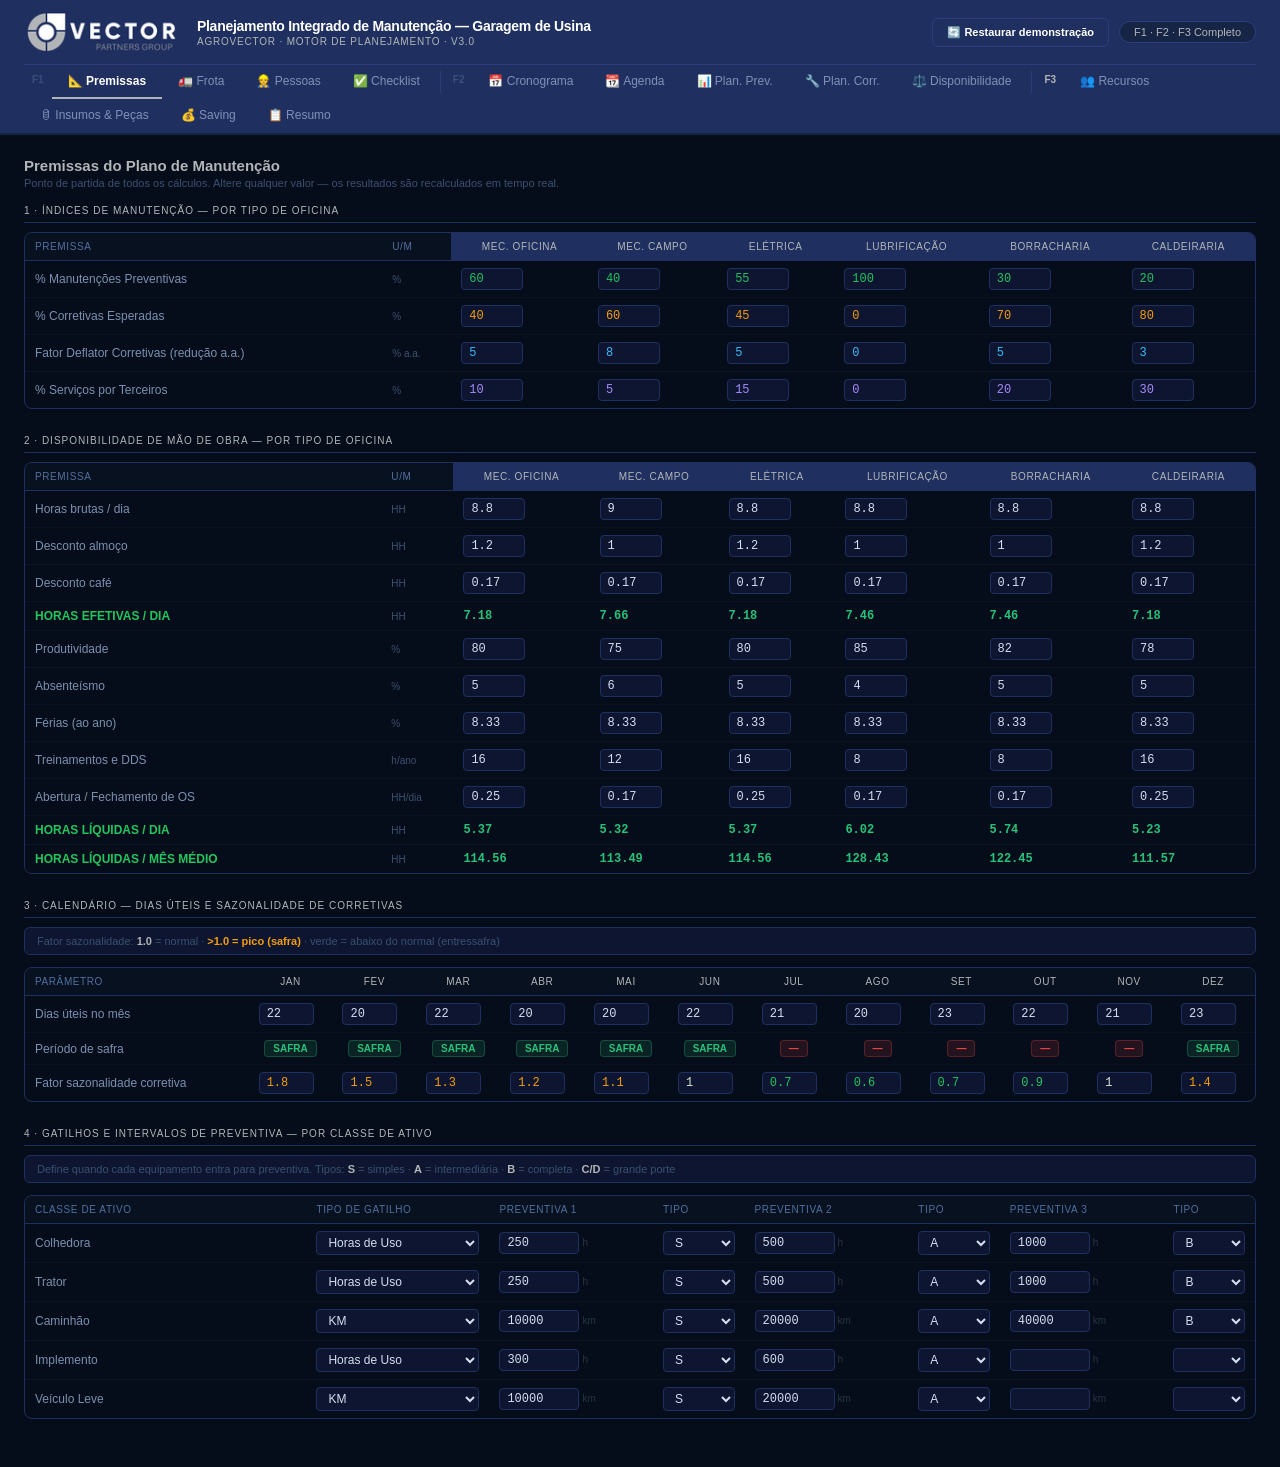
<file: agrovector_manutencao_v4.2_2026-06-16.html>
<!DOCTYPE html>
<html lang="pt-BR">
<head>
<meta charset="UTF-8">
<meta name="viewport" content="width=device-width, initial-scale=1.0">
<title>AgroVector · Planejamento de Manutenção · Fase 1+2</title>
<style>
/* ── VECTOR CONSULTING · OFFICIAL PALETTE ────────────────────────────
   Primary Navy  : #1F3060
   Secondary Gray: #B2B5B7
   Dark BG       : #060d1a  Cards: #0d1530  Border: #1F3060
   Semantic: green #27c27a · amber #f59e0b · red #ef4444 · blue #38bdf8
──────────────────────────────────────────────────────────────────── */
*,*::before,*::after{box-sizing:border-box;margin:0;padding:0;}
body{background:#060d1a;color:#d4dff0;font-family:'Segoe UI',Arial,sans-serif;font-size:13px;min-height:100vh;}
#hdr{background:#1F3060;border-bottom:2px solid #162545;padding:0 24px;position:sticky;top:0;z-index:100;}
.hdr-top{display:flex;align-items:center;justify-content:space-between;padding:10px 0;}
.logo-img{height:44px;width:auto;display:block;object-fit:contain;}
.fase-badge{font-size:11px;color:#B2B5B7;background:#162545;border:1px solid #2a3f7a;border-radius:20px;padding:4px 14px;}
.tabs{display:flex;margin-top:0;padding-bottom:0;flex-wrap:wrap;background:#1F3060;border-top:1px solid #2a3f7a;}
.tab{background:none;border:none;color:#8090b8;padding:9px 16px;cursor:pointer;font-size:12px;font-family:inherit;border-bottom:2px solid transparent;transition:color .15s;}
.tab:hover{color:#B2B5B7;}
.tab.on{color:#ffffff;font-weight:700;border-bottom-color:#B2B5B7;}
.tab-sep{border-left:1px solid #2a3f7a;margin:6px 4px;}
.tab-phase{padding:9px 8px;font-size:10px;color:#3a4f7a;border-bottom:2px solid transparent;font-weight:700;cursor:default;}
#main{padding:22px 24px;max-width:1380px;margin:0 auto;}
.stitle{color:#B2B5B7;font-size:15px;font-weight:700;margin-bottom:3px;}
.sdesc{color:#3a5070;font-size:11px;margin-bottom:16px;}
.block{margin-bottom:26px;}
.blk-t{color:#B2B5B7;font-size:10px;text-transform:uppercase;letter-spacing:.1em;margin-bottom:9px;padding-bottom:6px;border-bottom:1px solid #1F3060;display:flex;align-items:center;justify-content:space-between;}
.tbl-wrap{overflow-x:auto;border:1px solid #1F3060;border-radius:8px;}
table{width:100%;border-collapse:collapse;font-size:12px;}
th{padding:8px 10px;text-align:left;color:#5070a0;font-size:10px;text-transform:uppercase;letter-spacing:.06em;font-weight:500;background:#08111f;border-bottom:1px solid #1F3060;white-space:nowrap;}
th.of-hdr{background:#1F3060;color:#B2B5B7;text-align:center;}
th.r{text-align:right;}
td{padding:7px 10px;border-bottom:1px solid #0a1225;vertical-align:middle;}
tr:last-child td{border-bottom:none;}
tr:hover td{background:#0d153055;}
.tr-c td{background:#060d1a!important;}
.tr-c .cv{color:#27c27a;font-family:monospace;font-weight:700;}
.tr-s td{background:#08111f!important;color:#1F3060;font-size:10px;text-transform:uppercase;letter-spacing:.08em;padding:5px 10px;}
.lbl{color:#7a90b0;min-width:200px;}
.um{color:#3a5070;font-size:10px;white-space:nowrap;}
td input[type=number],td input[type=text]{background:#0d1530;border:1px solid #1F3060;color:#d4dff0;border-radius:4px;padding:3px 7px;font-size:12px;font-family:monospace;outline:none;width:100%;min-width:55px;}
td input:focus{border-color:#B2B5B7;}
td select{background:#0d1530;border:1px solid #1F3060;color:#d4dff0;border-radius:4px;padding:3px 7px;font-size:12px;cursor:pointer;outline:none;width:100%;}
/* semantic color classes */
.cv{color:#27c27a;font-family:monospace;font-weight:600;}
.co{color:#B2B5B7;font-family:monospace;font-weight:600;}
.ca{color:#f59e0b;font-family:monospace;}
.cb{color:#38bdf8;font-family:monospace;}
.cp{color:#a78bfa;font-family:monospace;}
.cr{color:#ef4444;font-family:monospace;}
.cm{font-family:monospace;}
.cR{text-align:right;}
.cC{text-align:center;}
/* badges */
.bdg{border-radius:4px;padding:2px 8px;font-size:10px;font-weight:700;white-space:nowrap;}
.bg{background:#27c27a20;color:#27c27a;border:1px solid #27c27a44;}
.bo{background:#1F306044;color:#B2B5B7;border:1px solid #2a3f7a;}
.ba{background:#f59e0b20;color:#f59e0b;border:1px solid #f59e0b44;}
.br{background:#ef444420;color:#ef4444;border:1px solid #ef444444;}
.bb{background:#38bdf820;color:#38bdf8;border:1px solid #38bdf844;}
/* buttons */
.btn{background:none;border:1px solid #1F3060;color:#d4dff0;border-radius:6px;padding:7px 14px;font-size:12px;cursor:pointer;font-family:inherit;transition:all .15s;}
.btn:hover{border-color:#B2B5B7;color:#B2B5B7;}
.btnP{background:#1F3060;color:#ffffff;border:1px solid #2a4080;border-radius:6px;padding:8px 16px;font-size:12px;font-weight:700;cursor:pointer;font-family:inherit;}
.btnP:hover{background:#2a4080;}
.btnS{padding:3px 9px;font-size:11px;}
.btnD{color:#5a3030;border-color:#2a1010;}
.btnD:hover{color:#ef4444;border-color:#ef4444;}
/* layout */
.tb{display:flex;gap:8px;margin-bottom:12px;align-items:center;flex-wrap:wrap;}
.tbr{margin-left:auto;display:flex;gap:8px;}
.g2{display:grid;grid-template-columns:1fr 1fr;gap:18px;}
.g3{display:grid;grid-template-columns:1fr 1fr 1fr;gap:14px;}
/* info box */
.ibox{padding:7px 12px;background:#0d1530;border:1px solid #1F3060;border-radius:6px;font-size:11px;color:#3a5070;margin-bottom:12px;}
.ibox b{color:#B2B5B7;}
.ibox .a{color:#f59e0b;}
/* misc */
.mut{color:#253545;font-size:10px;}
.m{color:#253545;font-size:10px;margin-left:3px;}
/* KPI cards */
.kpi{background:#0d1530;border:1px solid #1F3060;border-radius:8px;padding:14px 16px;flex:1;min-width:120px;}
.kpi.ok{border-color:#27c27a44;}
.kpi.warn{border-color:#f59e0b44;}
.kpi.bad{border-color:#ef444444;}
.kl{color:#3a5070;font-size:10px;text-transform:uppercase;letter-spacing:.07em;margin-bottom:3px;}
.kv{font-size:20px;font-family:monospace;font-weight:700;line-height:1.1;color:#B2B5B7;}
.kv.g{color:#27c27a;} .kv.a{color:#f59e0b;} .kv.b{color:#38bdf8;} .kv.r{color:#ef4444;} .kv.p{color:#a78bfa;}
.ks{color:#253545;font-size:10px;margin-top:3px;}
/* month headers */
.mh{color:#B2B5B7;text-align:center;}
/* rows */
.row4{display:flex;gap:10px;flex-wrap:wrap;margin-bottom:16px;}
tfoot td{border-top:1px solid #1F3060;font-weight:700;}
/* scrollbar */
::-webkit-scrollbar{width:4px;height:4px;}
::-webkit-scrollbar-track{background:#060d1a;}
::-webkit-scrollbar-thumb{background:#1F3060;border-radius:2px;}
/* file input */
input[type=file]{display:none;}
.up-btn{background:#0d1530;border:1px dashed #1F3060;color:#3a5070;border-radius:6px;padding:10px 18px;font-size:12px;cursor:pointer;font-family:inherit;}
.up-btn:hover{border-color:#B2B5B7;color:#B2B5B7;}
/* fase steps */
.fase-steps{display:flex;gap:0;margin-bottom:20px;border:1px solid #1F3060;border-radius:8px;overflow:hidden;flex-wrap:wrap;}
.fstep{flex:1;padding:8px 10px;text-align:center;font-size:10px;color:#253545;border-right:1px solid #1F3060;min-width:80px;}
.fstep:last-child{border-right:none;}
.fstep.done{color:#27c27a;background:#060d1a;}
.fstep.cur{color:#B2B5B7;background:#1F306044;font-weight:700;}
</style>
</head>
<body>
<div id="hdr">
  <div class="hdr-top">
    <div style="display:flex;align-items:center;gap:18px">
      <img class="logo-img" src="[data-uri]" alt="Vector Partners Group">
      <div>
        <div style="font-size:14px;font-weight:700;color:#ffffff;letter-spacing:-.02em">Planejamento Integrado de Manutenção — Garagem de Usina</div>
        <div style="font-size:10px;color:#B2B5B7;letter-spacing:.08em;text-transform:uppercase;margin-top:2px">AgroVector · Motor de Planejamento · v3.0</div>
      </div>
    </div>
    <div style="display:flex;align-items:center;gap:10px">
      <button onclick="resetDemo()" title="Recarrega o cenário de demonstração com a frota e os usos pré-preenchidos" style="background:#1F3060;color:#fff;border:1px solid #2a3f7a;padding:7px 14px;border-radius:6px;cursor:pointer;font-family:inherit;font-size:11px;font-weight:700">🔄 Restaurar demonstração</button>
      <div class="fase-badge">F1 · F2 · F3 Completo</div>
    </div>
  </div>
  <div class="tabs">
    <span class="tab-phase">F1</span>
    <button class="tab on" id="t-prem" onclick="go('prem')">📐 Premissas</button>
    <button class="tab" id="t-frot" onclick="go('frot')">🚛 Frota</button>
    <button class="tab" id="t-pess" onclick="go('pess')">👷 Pessoas</button>
    <button class="tab" id="t-chk"  onclick="go('chk')">✅ Checklist</button>
    <span class="tab-sep"></span>
    <span class="tab-phase">F2</span>
    <button class="tab" id="t-cron"  onclick="go('cron')">📅 Cronograma</button>
    <button class="tab" id="t-agen"  onclick="go('agen')">📆 Agenda</button>
    <button class="tab" id="t-pprev" onclick="go('pprev')">📊 Plan. Prev.</button>
    <button class="tab" id="t-pcorr" onclick="go('pcorr')">🔧 Plan. Corr.</button>
    <button class="tab" id="t-disp"  onclick="go('disp')">⚖️ Disponibilidade</button>
    <span class="tab-sep"></span>
    <span class="tab-phase" style="color:#B2B5B7">F3</span>
    <button class="tab" id="t-rec"   onclick="go('rec')">👥 Recursos</button>
    <button class="tab" id="t-ins"   onclick="go('ins')">🛢 Insumos &amp; Peças</button>
    <button class="tab" id="t-sav"   onclick="go('sav')">💰 Saving</button>
    <button class="tab" id="t-sum"   onclick="go('sum')">📋 Resumo</button>
  </div>
</div>
<div id="main"></div>

<script>
// ═══════════════════════════════════════════════════════════════════
//  CONSTANTES
// ═══════════════════════════════════════════════════════════════════
const OFICINAS = ['Mec. Oficina','Mec. Campo','Elétrica','Lubrificação','Borracharia','Caldeiraria'];
const CLASSES  = ['Colhedora','Trator','Caminhão','Implemento','Veículo Leve'];
const MESES    = ['Jan','Fev','Mar','Abr','Mai','Jun','Jul','Ago','Set','Out','Nov','Dez'];
const TIPOS_P  = ['S','A','B','C','D'];
const TURNOS   = ['Diurno','Noturno','Safra','Turno 5x1'];
const STATUS_P = ['Ativo','Inativo','Férias','Afastado'];
const STATUS_A = ['Ativo','Reforma','Inativo','Vendido'];
const TIPO_ATIV= ['Troca','Verificação','Inspeção','Lubrificação','Calibragem','Limpeza','Ajuste','Regulagem'];

// ═══════════════════════════════════════════════════════════════════
//  ESTADO
// ═══════════════════════════════════════════════════════════════════
let S = {
  tab: 'prem',
  premissas: {
    indices: {
      'Mec. Oficina': {prev:60,corr:40,deflator:5,terceiros:10},
      'Mec. Campo':   {prev:40,corr:60,deflator:8,terceiros:5},
      'Elétrica':     {prev:55,corr:45,deflator:5,terceiros:15},
      'Lubrificação': {prev:100,corr:0,deflator:0,terceiros:0},
      'Borracharia':  {prev:30,corr:70,deflator:5,terceiros:20},
      'Caldeiraria':  {prev:20,corr:80,deflator:3,terceiros:30},
    },
    disp: {
      'Mec. Oficina': {hBrutas:8.8,almoco:1.2,cafe:0.17,prod:80,abs:5,ferias:8.33,trein:16,abrOS:0.25},
      'Mec. Campo':   {hBrutas:9.0,almoco:1.0,cafe:0.17,prod:75,abs:6,ferias:8.33,trein:12,abrOS:0.17},
      'Elétrica':     {hBrutas:8.8,almoco:1.2,cafe:0.17,prod:80,abs:5,ferias:8.33,trein:16,abrOS:0.25},
      'Lubrificação': {hBrutas:8.8,almoco:1.0,cafe:0.17,prod:85,abs:4,ferias:8.33,trein:8, abrOS:0.17},
      'Borracharia':  {hBrutas:8.8,almoco:1.0,cafe:0.17,prod:82,abs:5,ferias:8.33,trein:8, abrOS:0.17},
      'Caldeiraria':  {hBrutas:8.8,almoco:1.2,cafe:0.17,prod:78,abs:5,ferias:8.33,trein:16,abrOS:0.25},
    },
    diasUteis: [22,20,22,20,20,22,21,20,23,22,21,23],
    safra:     [true,true,true,true,true,true,false,false,false,false,false,true],
    sazonal:   [1.8,1.5,1.3,1.2,1.1,1.0,0.7,0.6,0.7,0.9,1.0,1.4],
    gatilhos: {
      'Colhedora':    {tipo:'Horas',itvs:[{v:250,t:'S'},{v:500,t:'A'},{v:1000,t:'B'}]},
      'Trator':       {tipo:'Horas',itvs:[{v:250,t:'S'},{v:500,t:'A'},{v:1000,t:'B'}]},
      'Caminhão':     {tipo:'KM',   itvs:[{v:10000,t:'S'},{v:20000,t:'A'},{v:40000,t:'B'}]},
      'Implemento':   {tipo:'Horas',itvs:[{v:300,t:'S'},{v:600,t:'A'}]},
      'Veículo Leve': {tipo:'KM',   itvs:[{v:10000,t:'S'},{v:20000,t:'A'}]},
    },
    // Calendário agrícola
    inicioSafra: '2025-04-01',
    fimSafra:    '2025-11-30',
    // Herança de tipos de preventiva (cumulativo)
    heranca: {
      S:['S'], A:['S','A'], B:['S','A','B'], C:['S','A','B','C'], D:['S','A','B','C','D']
    },
  },
  frota: [
    {id:1,nome:'Colhedora CASE A8810 — 1035',classe:'Colhedora',  modelo:'CASE A8810',   fab:'CASE',      ano:2018,filial:'Sede',status:'Ativo',tGat:'Horas',uso:5780,usoMed:180,usoMedSafra:45,usoMedEnt:8,itv:250,gar:false},
    {id:2,nome:'Colhedora CASE A8810 — 1036',classe:'Colhedora',  modelo:'CASE A8810',   fab:'CASE',      ano:2019,filial:'Sede',status:'Ativo',tGat:'Horas',uso:4490,usoMed:175,usoMedSafra:44,usoMedEnt:8,itv:250,gar:false},
    {id:3,nome:'Colhedora JD CH570 — 1027',  classe:'Colhedora',  modelo:'JD CH570',     fab:'John Deere',ano:2017,filial:'Sede',status:'Ativo',tGat:'Horas',uso:8860,usoMed:165,usoMedSafra:41,usoMedEnt:8,itv:250,gar:false},
    {id:4,nome:'Colhedora CASE A9000 — 1043',classe:'Colhedora',  modelo:'CASE A9000',   fab:'CASE',      ano:2021,filial:'Sede',status:'Ativo',tGat:'Horas',uso:1200,usoMed:190,usoMedSafra:48,usoMedEnt:8,itv:250,gar:true},
    {id:5,nome:'Trator NH T7.315 — 401',     classe:'Trator',     modelo:'NH T7.315',    fab:'New Holland',ano:2020,filial:'Sede',status:'Ativo',tGat:'Horas',uso:3200,usoMed:200,usoMedSafra:50,usoMedEnt:12,itv:250,gar:false},
    {id:6,nome:'Trator NH T7.315 — 402',     classe:'Trator',     modelo:'NH T7.315',    fab:'New Holland',ano:2021,filial:'Sede',status:'Ativo',tGat:'Horas',uso:2100,usoMed:195,usoMedSafra:49,usoMedEnt:12,itv:250,gar:true},
    {id:7,nome:'Trator Case Puma 175 — 403', classe:'Trator',     modelo:'Case Puma 175',fab:'CASE',      ano:2019,filial:'Sede',status:'Ativo',tGat:'Horas',uso:4100,usoMed:185,usoMedSafra:46,usoMedEnt:12,itv:250,gar:false},
    {id:8,nome:'Caminhão Scania G480 — 2748',classe:'Caminhão',   modelo:'Scania G 480', fab:'Scania',    ano:2015,filial:'Sede',status:'Ativo',tGat:'KM',   uso:304000,usoMed:5000,usoMedSafra:1400,usoMedEnt:500,itv:10000,gar:false},
    {id:9,nome:'Caminhão Scania G540 — 2763',classe:'Caminhão',   modelo:'Scania G 540', fab:'Scania',    ano:2020,filial:'Sede',status:'Ativo',tGat:'KM',   uso:85000, usoMed:4800,usoMedSafra:1350,usoMedEnt:480,itv:10000,gar:true},
    {id:10,nome:'Transbordo Mambra 20t — 801',classe:'Implemento',modelo:'Transbordo 20t',fab:'Mambra',   ano:2018,filial:'Sede',status:'Ativo',tGat:'Horas',uso:4200,usoMed:150,usoMedSafra:40,usoMedEnt:8,itv:300,gar:false},
    {id:11,nome:'Implemento Distribuidor — 802',classe:'Implemento',modelo:'Dist. Calcário',fab:'Siltres', ano:2019,filial:'Sede',status:'Ativo',tGat:'Horas',uso:2800,usoMed:120,usoMedSafra:32,usoMedEnt:6,itv:300,gar:false},
    {id:12,nome:'Fiat Toro — 5001',          classe:'Veículo Leve',modelo:'Toro Endurance',fab:'Fiat',    ano:2022,filial:'Sede',status:'Ativo',tGat:'KM',   uso:32000,usoMed:2500,usoMedSafra:700,usoMedEnt:400,itv:10000,gar:true},
    {id:13,nome:'Toyota Hilux — 5002',       classe:'Veículo Leve',modelo:'Hilux SR',    fab:'Toyota',    ano:2021,filial:'Sede',status:'Ativo',tGat:'KM',   uso:48000,usoMed:3000,usoMedSafra:850,usoMedEnt:450,itv:10000,gar:false},
  ],
  pessoas: [
    {id:1, nome:'Eduardo Lima',      cargo:'Líder de Manutenção',    oficina:'Mec. Oficina',turno:'Diurno', sal:7500,enc:72,status:'Ativo'},
    {id:2, nome:'Carlos Rodrigues',  cargo:'Mecânico Sênior',         oficina:'Mec. Oficina',turno:'Diurno', sal:4500,enc:72,status:'Ativo'},
    {id:3, nome:'Marcos Ferreira',   cargo:'Mecânico Pleno',          oficina:'Mec. Oficina',turno:'Diurno', sal:3800,enc:72,status:'Ativo'},
    {id:4, nome:'João Alves',        cargo:'Mecânico Júnior',         oficina:'Mec. Oficina',turno:'Noturno',sal:3200,enc:72,status:'Ativo'},
    {id:5, nome:'André Souza',       cargo:'Mecânico Socorrista',     oficina:'Mec. Campo',  turno:'Safra',  sal:3800,enc:72,status:'Ativo'},
    {id:6, nome:'Paulo Carvalho',    cargo:'Mecânico Socorrista',     oficina:'Mec. Campo',  turno:'Safra',  sal:3800,enc:72,status:'Ativo'},
    {id:7, nome:'Roberto Santos',    cargo:'Eletricista Sênior',      oficina:'Elétrica',    turno:'Diurno', sal:5000,enc:72,status:'Ativo'},
    {id:8, nome:'Diego Costa',       cargo:'Eletricista Pleno',       oficina:'Elétrica',    turno:'Diurno', sal:4200,enc:72,status:'Ativo'},
    {id:9, nome:'Marcos Vieira',     cargo:'Lubrificador',            oficina:'Lubrificação',turno:'Diurno', sal:2800,enc:72,status:'Ativo'},
    {id:10,nome:'Fábio Nascimento',  cargo:'Lubrificador',            oficina:'Lubrificação',turno:'Noturno',sal:2800,enc:72,status:'Ativo'},
    {id:11,nome:'João Borges',       cargo:'Borracheiro',             oficina:'Borracharia', turno:'Diurno', sal:3100,enc:72,status:'Ativo'},
    {id:12,nome:'Sérgio Monteiro',   cargo:'Soldador/Caldeireiro Sr.',oficina:'Caldeiraria', turno:'Diurno', sal:4200,enc:72,status:'Ativo'},
    {id:13,nome:'Antônio Silva',     cargo:'Soldador Pleno',          oficina:'Caldeiraria', turno:'Diurno', sal:3500,enc:72,status:'Ativo'},
  ],
  checklist: [
    // Revisão S — Colhedora (250h)
    {id:1, descr:'Rev. S — Colhedora (250h)',tipoPrev:'S',classe:'Colhedora',  oficina:'Mec. Oficina',atv:'Troca de óleo do motor',               cargo:'Mecânico Sr.',  tipo:'Troca',      hh:1.5, ins:'Óleo Motor 15W40',  qtdI:20, unI:'L',  peca:'Filtro de óleo',      qtdP:1},
    {id:2, descr:'Rev. S — Colhedora (250h)',tipoPrev:'S',classe:'Colhedora',  oficina:'Mec. Oficina',atv:'Troca filtro de combustível',           cargo:'Mecânico Pleno',tipo:'Troca',      hh:0.5, ins:'',                  qtdI:0,  unI:'',   peca:'Filtro combustível',  qtdP:1},
    {id:3, descr:'Rev. S — Colhedora (250h)',tipoPrev:'S',classe:'Colhedora',  oficina:'Mec. Oficina',atv:'Inspeção sistema hidráulico',            cargo:'Mecânico Sr.',  tipo:'Inspeção',   hh:1.0, ins:'',                  qtdI:0,  unI:'',   peca:'',                    qtdP:0},
    {id:4, descr:'Rev. S — Colhedora (250h)',tipoPrev:'S',classe:'Colhedora',  oficina:'Mec. Oficina',atv:'Verificação tensão correntes/correias',  cargo:'Mecânico Pleno',tipo:'Verificação',hh:0.75,ins:'',                  qtdI:0,  unI:'',   peca:'',                    qtdP:0},
    {id:5, descr:'Rev. S — Colhedora (250h)',tipoPrev:'S',classe:'Colhedora',  oficina:'Lubrificação',atv:'Lubrificação de pontos fixos',           cargo:'Lubrificador',  tipo:'Lubrificação',hh:0.75,ins:'Graxa EP2',       qtdI:0.5,unI:'kg', peca:'',                    qtdP:0},
    {id:6, descr:'Rev. S — Colhedora (250h)',tipoPrev:'S',classe:'Colhedora',  oficina:'Elétrica',    atv:'Inspeção elétrica geral',                cargo:'Eletricista',   tipo:'Inspeção',   hh:1.0, ins:'',                  qtdI:0,  unI:'',   peca:'',                    qtdP:0},
    // Revisão A — Colhedora (500h)
    {id:7, descr:'Rev. A — Colhedora (500h)',tipoPrev:'A',classe:'Colhedora',  oficina:'Mec. Oficina',atv:'Troca óleo motor + hidráulico + filtros',cargo:'Mecânico Sr.',  tipo:'Troca',      hh:3.0, ins:'Óleo Motor 15W40',  qtdI:20, unI:'L',  peca:'Kit filtros (3 un)',   qtdP:3},
    {id:8, descr:'Rev. A — Colhedora (500h)',tipoPrev:'A',classe:'Colhedora',  oficina:'Mec. Oficina',atv:'Regulagem sistema de corte',             cargo:'Mecânico Sr.',  tipo:'Regulagem',  hh:2.0, ins:'',                  qtdI:0,  unI:'',   peca:'',                    qtdP:0},
    {id:9, descr:'Rev. A — Colhedora (500h)',tipoPrev:'A',classe:'Colhedora',  oficina:'Mec. Oficina',atv:'Inspeção e ajuste caixa de câmbio',      cargo:'Mecânico Sr.',  tipo:'Ajuste',     hh:1.5, ins:'Óleo câmbio SAE 90',qtdI:5,  unI:'L',  peca:'',                    qtdP:0},
    {id:10,descr:'Rev. A — Colhedora (500h)',tipoPrev:'A',classe:'Colhedora',  oficina:'Elétrica',    atv:'Verificação sistema elétrico completo',  cargo:'Eletricista Sr.',tipo:'Verificação',hh:2.0, ins:'',                  qtdI:0,  unI:'',   peca:'',                    qtdP:0},
    {id:11,descr:'Rev. A — Colhedora (500h)',tipoPrev:'A',classe:'Colhedora',  oficina:'Lubrificação',atv:'Lubrificação e troca graxa pivôs',        cargo:'Lubrificador',  tipo:'Lubrificação',hh:1.0, ins:'Graxa EP2',       qtdI:1.0,unI:'kg', peca:'',                    qtdP:0},
    // Revisão S — Trator (250h)
    {id:12,descr:'Rev. S — Trator (250h)',   tipoPrev:'S',classe:'Trator',     oficina:'Mec. Oficina',atv:'Troca óleo motor',                      cargo:'Mecânico Pleno',tipo:'Troca',      hh:1.0, ins:'Óleo Motor 10W40',  qtdI:12, unI:'L',  peca:'Filtro de óleo',      qtdP:1},
    {id:13,descr:'Rev. S — Trator (250h)',   tipoPrev:'S',classe:'Trator',     oficina:'Mec. Oficina',atv:'Verificação freios e embreagem',         cargo:'Mecânico Pleno',tipo:'Verificação',hh:0.5, ins:'',                  qtdI:0,  unI:'',   peca:'',                    qtdP:0},
    {id:14,descr:'Rev. S — Trator (250h)',   tipoPrev:'S',classe:'Trator',     oficina:'Lubrificação',atv:'Lubrificação pontos fixos',               cargo:'Lubrificador',  tipo:'Lubrificação',hh:0.5, ins:'Graxa EP2',       qtdI:0.3,unI:'kg', peca:'',                    qtdP:0},
    // Revisão S — Caminhão (10.000 km)
    {id:15,descr:'Rev. S — Caminhão (10Kkm)',tipoPrev:'S',classe:'Caminhão',   oficina:'Mec. Oficina',atv:'Troca óleo motor + filtro',              cargo:'Mecânico Pleno',tipo:'Troca',      hh:1.5, ins:'Óleo Motor 15W40',  qtdI:25, unI:'L',  peca:'Filtro de óleo',      qtdP:1},
    {id:16,descr:'Rev. S — Caminhão (10Kkm)',tipoPrev:'S',classe:'Caminhão',   oficina:'Mec. Oficina',atv:'Inspeção sistema de freios',              cargo:'Mecânico Pleno',tipo:'Inspeção',   hh:0.75,ins:'',                  qtdI:0,  unI:'',   peca:'',                    qtdP:0},
    {id:17,descr:'Rev. S — Caminhão (10Kkm)',tipoPrev:'S',classe:'Caminhão',   oficina:'Borracharia', atv:'Calibragem e inspeção de pneus',          cargo:'Borracheiro',   tipo:'Calibragem', hh:0.5, ins:'',                  qtdI:0,  unI:'',   peca:'',                    qtdP:0},
    {id:18,descr:'Rev. S — Caminhão (10Kkm)',tipoPrev:'S',classe:'Caminhão',   oficina:'Lubrificação',atv:'Lubrificação chassi e 5ª roda',            cargo:'Lubrificador',  tipo:'Lubrificação',hh:0.5, ins:'Graxa EP2',       qtdI:0.5,unI:'kg', peca:'',                    qtdP:0},
    // Revisão A — Caminhão (20.000 km)
    {id:19,descr:'Rev. A — Caminhão (20Kkm)',tipoPrev:'A',classe:'Caminhão',   oficina:'Mec. Oficina',atv:'Troca óleo + filtros + filtro ar',        cargo:'Mecânico Sr.',  tipo:'Troca',      hh:2.5, ins:'Óleo Motor 15W40',  qtdI:25, unI:'L',  peca:'Kit filtros (2un)',    qtdP:2},
    {id:20,descr:'Rev. A — Caminhão (20Kkm)',tipoPrev:'A',classe:'Caminhão',   oficina:'Mec. Oficina',atv:'Regulagem freios e embreagem',             cargo:'Mecânico Sr.',  tipo:'Regulagem',  hh:1.5, ins:'Fluido de freio',   qtdI:0.5,unI:'L',  peca:'',                    qtdP:0},
    {id:21,descr:'Rev. A — Caminhão (20Kkm)',tipoPrev:'A',classe:'Caminhão',   oficina:'Elétrica',    atv:'Verificação sistema elétrico + bateria',  cargo:'Eletricista',   tipo:'Verificação',hh:1.0, ins:'',                  qtdI:0,  unI:'',   peca:'',                    qtdP:0},
    // Revisão S — Implemento (300h)
    {id:22,descr:'Rev. S — Implemento (300h)',tipoPrev:'S',classe:'Implemento',oficina:'Caldeiraria', atv:'Inspeção estrutural e solda',              cargo:'Soldador Sr.',  tipo:'Inspeção',   hh:1.5, ins:'',                  qtdI:0,  unI:'',   peca:'',                    qtdP:0},
    {id:23,descr:'Rev. S — Implemento (300h)',tipoPrev:'S',classe:'Implemento',oficina:'Mec. Oficina',atv:'Verificação sistema hidráulico',           cargo:'Mecânico Pleno',tipo:'Verificação',hh:0.75,ins:'Óleo hidráulico',   qtdI:2,  unI:'L',  peca:'',                    qtdP:0},
    {id:24,descr:'Rev. S — Implemento (300h)',tipoPrev:'S',classe:'Implemento',oficina:'Lubrificação',atv:'Lubrificação rolamentos e articulações',   cargo:'Lubrificador',  tipo:'Lubrificação',hh:0.5, ins:'Graxa EP2',       qtdI:0.3,unI:'kg', peca:'',                    qtdP:0},
  ],
};

// ═══════════════════════════════════════════════════════════════════
//  CÁLCULOS
// ═══════════════════════════════════════════════════════════════════
function calcHL(of) {
  const d = S.premissas.disp[of]; if(!d) return {ef:0,liq:0};
  const ef = Math.max(0, d.hBrutas - d.almoco - d.cafe - d.abrOS);
  const fA = (d.abs/100) + (d.ferias/100/12) + (d.trein / Math.max(1, 252*ef));
  const liq = ef * (1-Math.min(fA,.99)) * (d.prod/100);
  return {ef:r2(ef), liq:r2(liq)};
}
function calcCusto(p) {
  const dm = S.premissas.diasUteis.reduce((a,b)=>a+b,0)/12;
  const {liq} = calcHL(p.oficina);
  const cm = p.sal * (1 + p.enc/100);
  const hm = dm * liq;
  return {cm:r2(cm), ch:r2(hm>0?cm/hm:0)};
}
function calcProxPrev(a) {
  const rest = a.itv - (a.uso % a.itv);
  const meses = a.usoMed>0 ? rest/a.usoMed : 99;
  return {rest, meses:r1(meses)};
}

const r2 = n => Math.round((n||0)*100)/100;
const r1 = n => Math.round((n||0)*10)/10;
const fN = n => Math.round(n||0).toLocaleString('pt-BR');
const fR = n => 'R$ '+r2(n||0).toLocaleString('pt-BR',{minimumFractionDigits:2,maximumFractionDigits:2});
const fH = n => r2(n||0).toFixed(2)+' HH';
const pct= n => r1(n||0).toFixed(1)+'%';
const sel= (opts,cur,fn) => `<select onchange="${fn}">${opts.map(o=>`<option${o===cur?' selected':''}>${o}</option>`).join('')}</select>`;
const inp= (v,w,cls,fn,step,min) => `<input type="number" value="${v}" style="width:${w||65}px${cls?';color:'+cls:''}" onchange="${fn}" step="${step||1}" min="${min||0}">`;
const inpT=(v,w,fn)=>`<input type="text" value="${escH(v)}" style="width:${w||130}px" onchange="${fn}">`;
function escH(s){return (s||'').toString().replace(/"/g,'&quot;').replace(/</g,'&lt;');}

// ═══════════════════════════════════════════════════════════════════
//  NAV
// ═══════════════════════════════════════════════════════════════════
function go(tab){
  S.tab=tab;
  ['prem','frot','pess','chk','cron','agen','pprev','pcorr','disp','rec','ins','sav','sum'].forEach(t=>{
    const e=document.getElementById('t-'+t); if(e)e.classList.toggle('on',t===tab);
  });
  render();
}
function render(){
  const m=document.getElementById('main');
  if(S.tab==='prem')       rPrem(m);
  else if(S.tab==='frot')  rFrot(m);
  else if(S.tab==='pess')  rPess(m);
  else if(S.tab==='chk')   rChk(m);
  else if(S.tab==='cron')  rCron(m);
  else if(S.tab==='agen')  rAgenda(m);
  else if(S.tab==='pprev') rPPrev(m);
  else if(S.tab==='pcorr') rPCorr(m);
  else if(S.tab==='disp')  rDisp(m);
  else if(S.tab==='rec')   rRec(m);
  else if(S.tab==='ins')   rIns(m);
  else if(S.tab==='sav')   rSav(m);
  else if(S.tab==='sum')   rSum(m);
  save();
}

// ═══════════════════════════════════════════════════════════════════
//  PERSIST
// ═══════════════════════════════════════════════════════════════════
function save(){try{localStorage.setItem('av_f2demo',JSON.stringify(S));}catch(e){}}
function loadSaved(){try{const d=localStorage.getItem('av_f2demo');if(d)S=JSON.parse(d);}catch(e){}}

// ═══════════════════════════════════════════════════════════════════
//  TAB: PREMISSAS
// ═══════════════════════════════════════════════════════════════════
function rPrem(m) {
  const ofHdrs = OFICINAS.map(o=>`<th class="of-hdr">${o}</th>`).join('');

  // --- Bloco 1: Índices
  const idx_fields = [
    ['% Manutenções Preventivas','%','prev','#22c55e','5'],
    ['% Corretivas Esperadas','%','corr','#f59e0b','5'],
    ['Fator Deflator Corretivas (redução a.a.)','% a.a.','deflator','#38bdf8','0.5'],
    ['% Serviços por Terceiros','%','terceiros','#a78bfa','5'],
  ];
  const b1rows = idx_fields.map(([lbl,um,k,clr,step])=>{
    const cells = OFICINAS.map(of=>{
      const v = S.premissas.indices[of]?.[k]??0;
      return `<td>${inp(v,62,clr,`upIdx('${of}','${k}',this.value)`,step,0)}</td>`;
    }).join('');
    return `<tr><td class="lbl">${lbl}</td><td class="um">${um}</td>${cells}</tr>`;
  }).join('');

  // --- Bloco 2: Disponibilidade
  const disp_fields = [
    ['Horas brutas / dia','HH','hBrutas',null,'0.1'],
    ['Desconto almoço','HH','almoco',null,'0.05'],
    ['Desconto café','HH','cafe',null,'0.05'],
    ['HORAS EFETIVAS / DIA','HH',null,'ef'],
    ['Produtividade','%','prod',null,'1'],
    ['Absenteísmo','%','abs',null,'1'],
    ['Férias (ao ano)','%','ferias',null,'0.5'],
    ['Treinamentos e DDS','h/ano','trein',null,'1'],
    ['Abertura / Fechamento de OS','HH/dia','abrOS',null,'0.05'],
    ['HORAS LÍQUIDAS / DIA','HH',null,'liq'],
    ['HORAS LÍQUIDAS / MÊS MÉDIO','HH',null,'liqMes'],
  ];
  const b2rows = disp_fields.map(([lbl,um,k,calc,step])=>{
    if(calc!==null){
      const cells = OFICINAS.map(of=>{
        const {ef,liq}=calcHL(of);
        const dm=S.premissas.diasUteis.reduce((a,b)=>a+b,0)/12;
        const v = calc==='ef'?ef:calc==='liq'?liq:r2(liq*dm);
        return `<td class="cv">${v.toFixed(2)}</td>`;
      }).join('');
      return `<tr class="tr-c"><td class="lbl" style="color:#22c55e;font-weight:700">${lbl}</td><td class="um">${um}</td>${cells}</tr>`;
    }
    const cells = OFICINAS.map(of=>{
      const v=S.premissas.disp[of]?.[k]??0;
      return `<td>${inp(v,62,null,`upDisp('${of}','${k}',this.value)`,step||1,0)}</td>`;
    }).join('');
    return `<tr><td class="lbl">${lbl}</td><td class="um">${um}</td>${cells}</tr>`;
  }).join('');

  // --- Bloco 3: Calendário
  const mHdrs = MESES.map(mes=>`<th class="mh">${mes}</th>`).join('');
  const diasR = S.premissas.diasUteis.map((d,i)=>
    `<td>${inp(d,46,null,`S.premissas.diasUteis[${i}]=parseInt(this.value)||0;render()`,1,0)}</td>`).join('');
  const safrR = S.premissas.safra.map((s,i)=>
    `<td class="cC"><button onclick="S.premissas.safra[${i}]=!S.premissas.safra[${i}];render()" class="bdg ${s?'bg':'br'}">${s?'SAFRA':'—'}</button></td>`).join('');
  const sazR = S.premissas.sazonal.map((v,i)=>{
    const clr = v>1.0?'#f59e0b':v<1.0?'#22c55e':'#d4e8d4';
    return `<td>${inp(v,50,clr,`S.premissas.sazonal[${i}]=parseFloat(this.value)||1;render()`,'0.1',0)}</td>`;
  }).join('');

  // --- Bloco 4: Gatilhos
  const gatRows = CLASSES.map(cls=>{
    const g = S.premissas.gatilhos[cls]||{tipo:'Horas',itvs:[]};
    const unit = g.tipo==='KM'?'km':'h';
    const itvCols = [0,1,2].map(i=>{
      const iv = g.itvs[i]||{v:0,t:''};
      return `
        <td>${inp(iv.v||'',80,null,`upGat('${cls}',${i},'v',this.value)`,g.tipo==='KM'?1000:50,0)}<span class="m">${unit}</span></td>
        <td>${sel(['',...TIPOS_P],iv.t,`upGat('${cls}',${i},'t',this.value)`)}</td>`;
    }).join('');
    return `<tr>
      <td class="lbl">${cls}</td>
      <td>${sel(['Horas de Uso','KM'],g.tipo==='KM'?'KM':'Horas de Uso',`upGatTipo('${cls}',this.value)`)}</td>
      ${itvCols}
    </tr>`;
  }).join('');

  // ── Bloco 5: Calendário agrícola ────────────────────────────────────
  const p=S.premissas;
  const b5=`
    <div class="block">
      <div class="blk-t">5 · Calendário Agrícola — Safra e Entressafra</div>
      <div class="tbl-wrap"><table>
        <thead><tr><th>Parâmetro</th><th>Data</th><th>Observação</th></tr></thead>
        <tbody>
          <tr>
            <td class="lbl">Data de início da safra</td>
            <td><input type="date" value="${p.inicioSafra||'2025-04-01'}" onchange="S.premissas.inicioSafra=this.value;render()" style="background:#0d1530;border:1px solid #1F3060;color:#d4dff0;border-radius:4px;padding:5px 9px;font-size:13px;outline:none"></td>
            <td class="mut">Determina qual semana é semana 1 do calendário agrícola</td>
          </tr>
          <tr>
            <td class="lbl">Data de fim da safra</td>
            <td><input type="date" value="${p.fimSafra||'2025-11-30'}" onchange="S.premissas.fimSafra=this.value;render()" style="background:#0d1530;border:1px solid #1F3060;color:#d4dff0;border-radius:4px;padding:5px 9px;font-size:13px;outline:none"></td>
            <td class="mut">Semanas fora deste período = entressafra (uso médio menor)</td>
          </tr>
        </tbody>
      </table></div>
    </div>`;

  // ── Bloco 6: Herança de tipos ────────────────────────────────────────
  const heranca=p.heranca||{S:['S'],A:['S','A'],B:['S','A','B'],C:['S','A','B','C'],D:['S','A','B','C','D']};
  const b6tipos=TIPOS_P.map(t=>{
    const lista=(heranca[t]||[t]).join(' + ');
    const cor=TPC[t]||'#B2B5B7';
    const bg=TPB[t]||'#B2B5B720';
    return`<tr>
      <td><span class="bdg" style="background:${bg};color:${cor};border:1px solid ${cor}44">${t}</span></td>
      <td class="cm">${lista}</td>
      <td><span style="color:#3a5070;font-size:11px">Executa ${(heranca[t]||[t]).length} checklist(s) físico(s)</span></td>
    </tr>`;
  }).join('');
  const b6=`
    <div class="block">
      <div class="blk-t">6 · Herança de Tipos de Preventiva (Cumulativo)</div>
      <div class="ibox">Quando o Cronograma aciona uma revisão do tipo <b>B</b>, o mecânico executa fisicamente 3 checklists: S + A + B. As HH, insumos e peças são somados automaticamente.</div>
      <div class="tbl-wrap"><table>
        <thead><tr><th>Tipo acionado</th><th>Checklists executados</th><th>Observação</th></tr></thead>
        <tbody>${b6tipos}</tbody>
      </table></div>
    </div>`;

  m.innerHTML = `
    <div class="stitle">Premissas do Plano de Manutenção</div>
    <div class="sdesc">Ponto de partida de todos os cálculos. Altere qualquer valor — os resultados são recalculados em tempo real.</div>

    <div class="block">
      <div class="blk-t">1 · Índices de Manutenção — por Tipo de Oficina</div>
      <div class="tbl-wrap"><table>
        <thead><tr><th style="min-width:250px">Premissa</th><th>U/M</th>${ofHdrs}</tr></thead>
        <tbody>${b1rows}</tbody>
      </table></div>
    </div>

    <div class="block">
      <div class="blk-t">2 · Disponibilidade de Mão de Obra — por Tipo de Oficina</div>
      <div class="tbl-wrap"><table>
        <thead><tr><th style="min-width:250px">Premissa</th><th>U/M</th>${ofHdrs}</tr></thead>
        <tbody>${b2rows}</tbody>
      </table></div>
    </div>

    <div class="block">
      <div class="blk-t">3 · Calendário — Dias Úteis e Sazonalidade de Corretivas</div>
      <div class="ibox">Fator sazonalidade: <b>1.0</b> = normal · <b class="a">&gt;1.0 = pico (safra)</b> · verde = abaixo do normal (entressafra)</div>
      <div class="tbl-wrap"><table>
        <thead><tr><th style="min-width:200px">Parâmetro</th>${mHdrs}</tr></thead>
        <tbody>
          <tr><td class="lbl">Dias úteis no mês</td>${diasR}</tr>
          <tr><td class="lbl">Período de safra</td>${safrR}</tr>
          <tr><td class="lbl">Fator sazonalidade corretiva</td>${sazR}</tr>
        </tbody>
      </table></div>
    </div>

    <div class="block">
      <div class="blk-t">4 · Gatilhos e Intervalos de Preventiva — por Classe de Ativo</div>
      <div class="ibox">Define quando cada equipamento entra para preventiva. Tipos: <b>S</b> = simples · <b>A</b> = intermediária · <b>B</b> = completa · <b>C/D</b> = grande porte</div>
      <div class="tbl-wrap"><table>
        <thead><tr>
          <th>Classe de Ativo</th><th>Tipo de Gatilho</th>
          <th>Preventiva 1</th><th>Tipo</th>
          <th>Preventiva 2</th><th>Tipo</th>
          <th>Preventiva 3</th><th>Tipo</th>
        </tr></thead>
        <tbody>${gatRows}</tbody>
      </table></div>
    </div>`;
}

function upIdx(of,k,v){if(!S.premissas.indices[of])S.premissas.indices[of]={};S.premissas.indices[of][k]=parseFloat(v)||0;render();}
function upDisp(of,k,v){if(!S.premissas.disp[of])S.premissas.disp[of]={};S.premissas.disp[of][k]=parseFloat(v)||0;render();}
function upGat(cls,i,f,v){
  if(!S.premissas.gatilhos[cls])S.premissas.gatilhos[cls]={tipo:'Horas',itvs:[]};
  while(S.premissas.gatilhos[cls].itvs.length<=i)S.premissas.gatilhos[cls].itvs.push({v:0,t:''});
  S.premissas.gatilhos[cls].itvs[i][f]=f==='v'?(parseFloat(v)||0):v;
}
function upGatTipo(cls,v){
  if(!S.premissas.gatilhos[cls])S.premissas.gatilhos[cls]={tipo:'Horas',itvs:[]};
  S.premissas.gatilhos[cls].tipo=v==='KM'?'KM':'Horas';render();
}

// ═══════════════════════════════════════════════════════════════════
//  TAB: FROTA
// ═══════════════════════════════════════════════════════════════════
function rFrot(m) {
  const ativo = S.frota.filter(a=>a.status==='Ativo').length;
  const kpis = CLASSES.map(c=>{
    const n=S.frota.filter(a=>a.classe===c&&a.status==='Ativo').length;
    return `<div class="kpi"><div class="kl">${c}</div><div class="kv" style="font-size:16px">${n}</div><div class="ks">ativos</div></div>`;
  }).join('');

  // Alertas: próxima prev vencendo
  const alertas = S.frota.filter(a=>a.status==='Ativo').map(a=>{
    const {meses}=calcProxPrev(a);
    return meses<=1?`<span class="bdg br" style="margin-right:4px">${a.nome}: ⚠ ${meses<=0?'VENCIDA':'&lt;1 mês'}</span>`:null;
  }).filter(Boolean).join('');

  const rows = S.frota.map(a=>{
    const {rest,meses}=calcProxPrev(a);
    const unit=a.tGat==='KM'?'km':'h';
    const scl=meses<=0?'cr':meses<=1?'ca':meses<=3?'cb':'cv';
    const slbl=meses<=0?'⚠ VENCIDA':meses<1?`< 1 mês`:`${meses} meses`;
    const stBdg=a.status==='Ativo'?'bg':a.status==='Reforma'?'ba':'br';
    const garBdg=a.gar?`<span class="bdg bb" style="margin-left:4px">Garantia</span>`:'';
    return `<tr style="opacity:${a.status==='Ativo'?1:0.4}">
      <td class="cm">${a.id}</td>
      <td>${inpT(a.nome,170,`upFr(${a.id},'nome',this.value)`)}</td>
      <td>${sel(CLASSES,a.classe,`upFrS(${a.id},'classe',this.value)`)}</td>
      <td>${inpT(a.modelo,120,`upFr(${a.id},'modelo',this.value)`)}</td>
      <td>${inp(a.ano,58,null,`upFrN(${a.id},'ano',this.value)`,1,1990)}</td>
      <td><span class="bdg ${stBdg}">${a.status}</span>${garBdg}</td>
      <td>${sel(['Horas de Uso','KM'],a.tGat==='KM'?'KM':'Horas de Uso',`upFrS(${a.id},'tGat',this.value==='KM'?'KM':'Horas')`)}</td>
      <td>${inp(a.uso,90,'#a78bfa',`upFrN(${a.id},'uso',this.value)`,a.tGat==='KM'?1000:10,0)}<span class="m">${unit}</span></td>
      <td>${inp(a.usoMed,72,null,`upFrN(${a.id},'usoMed',this.value)`,a.tGat==='KM'?100:5,0)}<span class="m">${unit}/mês</span></td>
      <td>${inp(a.itv,78,'#38bdf8',`upFrN(${a.id},'itv',this.value)`,a.tGat==='KM'?1000:50,1)}<span class="m">${unit}</span></td>
      <td class="${scl}" style="white-space:nowrap;font-weight:700">${slbl}<br><span class="mut">${fN(rest)} ${unit} restantes</span></td>
      <td class="cC"><input type="checkbox" ${a.gar?'checked':''} onchange="upFrN(${a.id},'gar',this.checked)" style="accent-color:#22c55e"></td>
      <td>
        <select class="btnS" onchange="upFrS(${a.id},'status',this.value)">
          ${STATUS_A.map(s=>`<option${s===a.status?' selected':''}>${s}</option>`).join('')}
        </select>
      </td>
      <td><button class="btn btnS btnD" onclick="delFr(${a.id})">✕</button></td>
    </tr>`;
  }).join('');

  m.innerHTML = `
    <div class="stitle">Registro de Frota</div>
    <div class="sdesc">Cadastro central de ativos. A coluna <b style="color:#22c55e">Próxima Preventiva</b> é calculada automaticamente com base no uso atual e médio mensal.</div>
    ${alertas?`<div class="ibox" style="border-color:#f59e0b44"><b class="a">⚠ Atenção:</b> ${alertas}</div>`:''}
    <div class="row4" style="margin-bottom:16px">
      <div class="kpi"><div class="kl">Total de ativos</div><div class="kv">${S.frota.length}</div><div class="ks">${ativo} ativos</div></div>
      ${kpis}
    </div>
    <div class="tb">
      <button class="btnP" onclick="addFr()">+ Adicionar Ativo</button>
      <label class="up-btn" for="csv-up-fr">⬆ Importar CSV</label>
      <input type="file" id="csv-up-fr" accept=".csv" onchange="importFrota(this)">
      <div class="tbr">
        <button class="btn" onclick="dlTemplateFrota()">⬇ Template CSV</button>
        <button class="btn" onclick="expCSV('frota')">⬇ Exportar CSV</button>
      </div>
    </div>
    <div class="tbl-wrap">
      <table>
        <thead><tr>
          <th>ID</th><th>Nome / Descrição</th><th>Classe</th><th>Modelo</th><th>Ano</th>
          <th>Status</th><th>Gatilho</th><th>Uso Atual</th>
          <th style="color:#38bdf8">Uso/sem Safra</th><th style="color:#4a6d8c">Uso/sem Entress.</th>
          <th>Intervalo Prev.</th><th>Próxima Preventiva ▼</th><th>Gar.</th><th>Situação</th><th></th>
        </tr></thead>
        <tbody>${rows}</tbody>
      </table>
    </div>
    <div class="mut" style="margin-top:8px">🔴 Vencida · 🟡 &lt;1 mês · 🔵 &lt;3 meses · 🟢 Em dia</div>`;
}

function upFr(id,k,v){S.frota=S.frota.map(a=>a.id===id?{...a,[k]:v}:a);render();}
function upFrN(id,k,v){S.frota=S.frota.map(a=>a.id===id?{...a,[k]:k==='gar'?v:(parseFloat(v)||0)}:a);render();}
function upFrS(id,k,v){S.frota=S.frota.map(a=>a.id===id?{...a,[k]:v}:a);render();}
function addFr(){
  const nx=Math.max(0,...S.frota.map(a=>a.id))+1;
  S.frota.push({id:nx,nome:'Novo Ativo',classe:'Colhedora',modelo:'',fab:'',ano:2024,filial:'Sede',status:'Ativo',tGat:'Horas',uso:0,usoMed:150,itv:250,gar:false});
  render();
}
function delFr(id){if(confirm('Remover este ativo da frota?')){S.frota=S.frota.filter(a=>a.id!==id);render();}}

// ═══════════════════════════════════════════════════════════════════
//  TAB: PESSOAS
// ═══════════════════════════════════════════════════════════════════
function rPess(m) {
  const ativos=S.pessoas.filter(p=>p.status==='Ativo');
  const totCM=ativos.reduce((s,p)=>s+calcCusto(p).cm,0);

  const rows=S.pessoas.map(p=>{
    const {cm,ch}=calcCusto(p);
    const stBdg=p.status==='Ativo'?'bg':'br';
    return `<tr style="opacity:${p.status==='Ativo'?1:0.4}">
      <td class="cm">${p.id}</td>
      <td>${inpT(p.nome,175,`upPs(${p.id},'nome',this.value)`)}</td>
      <td>${inpT(p.cargo,145,`upPs(${p.id},'cargo',this.value)`)}</td>
      <td>${sel(OFICINAS,p.oficina,`upPsS(${p.id},'oficina',this.value)`)}</td>
      <td>${sel(TURNOS,p.turno,`upPsS(${p.id},'turno',this.value)`)}</td>
      <td>${inp(p.sal,90,null,`upPsN(${p.id},'sal',this.value)`,100,0)}</td>
      <td>${inp(p.enc,55,'#4a7a4a',`upPsN(${p.id},'enc',this.value)`,1,0)}<span class="m">%</span></td>
      <td class="cv cR">${fR(cm)}</td>
      <td class="ca cR">${fR(ch)}<span class="m">/HH</span></td>
      <td><span class="bdg ${stBdg}">${p.status}</span></td>
      <td>
        <button class="btn btnS" onclick="togPsS(${p.id})">${p.status==='Ativo'?'Inativar':'Ativar'}</button>
        <button class="btn btnS btnD" onclick="delPs(${p.id})">✕</button>
      </td>
    </tr>`;
  }).join('');

  // Resumo por oficina
  const resOf=OFICINAS.map(of=>{
    const ps=S.pessoas.filter(p=>p.oficina===of&&p.status==='Ativo');
    const cm=ps.reduce((s,p)=>s+calcCusto(p).cm,0);
    const {liq}=calcHL(of);
    const dm=S.premissas.diasUteis.reduce((a,b)=>a+b,0)/12;
    const hTot=ps.length*dm*liq;
    return ps.length?`<tr>
      <td>${of}</td>
      <td class="cv cR">${ps.length}</td>
      <td class="ca cR">${fR(cm)}</td>
      <td class="cb cR">${r1(hTot).toFixed(1)}</td>
    </tr>`:'';
  }).join('');

  // Custo por oficina cards
  const ofCards=OFICINAS.map(of=>{
    const ps=S.pessoas.filter(p=>p.oficina===of&&p.status==='Ativo');
    if(!ps.length)return '';
    const {liq}=calcHL(of);
    return `<div class="kpi" style="min-width:150px">
      <div class="kl">${of}</div>
      <div class="kv" style="font-size:16px;color:#38bdf8">${ps.length}</div>
      <div class="ks">${liq.toFixed(2)} HH líq/dia</div>
    </div>`;
  }).join('');

  m.innerHTML = `
    <div class="stitle">Pessoas & Mão de Obra</div>
    <div class="sdesc">Banco de dados centralizado. O <b style="color:#22c55e">Custo/HH</b> é calculado automaticamente usando as Horas Líquidas das Premissas de cada oficina.</div>
    <div class="row4" style="margin-bottom:16px">
      <div class="kpi"><div class="kl">Equipe ativa</div><div class="kv">${ativos.length}</div><div class="ks">pessoas</div></div>
      <div class="kpi"><div class="kl">Custo MO/mês</div><div class="kv a">${fR(totCM)}</div><div class="ks">total com encargos</div></div>
      <div class="kpi"><div class="kl">Custo MO/ano</div><div class="kv a">${fR(totCM*12)}</div><div class="ks">projeção anual</div></div>
      ${ofCards}
    </div>
    <div class="tb">
      <button class="btnP" onclick="addPs()">+ Adicionar Pessoa</button>
      <label class="up-btn" for="csv-up">⬆ Importar CSV</label>
      <input type="file" id="csv-up" accept=".csv" onchange="importCSV(this)">
      <div class="tbr">
        <button class="btn" onclick="dlTemplate()">⬇ Template CSV</button>
        <button class="btn" onclick="expCSV('pessoas')">⬇ Exportar CSV</button>
      </div>
    </div>
    <div class="tbl-wrap">
      <table>
        <thead><tr>
          <th>ID</th><th>Nome</th><th>Cargo</th><th>Oficina</th><th>Turno</th>
          <th>Salário</th><th>Encargos</th><th class="r">Custo Mensal</th><th class="r">Custo/HH</th><th>Status</th><th>Ações</th>
        </tr></thead>
        <tbody>${rows}</tbody>
        <tfoot><tr>
          <td colspan="7" style="color:#22c55e;font-size:11px">TOTAL EQUIPE ATIVA (${ativos.length} pessoas)</td>
          <td class="cv cR">${fR(totCM)}/mês</td>
          <td colspan="3"></td>
        </tr></tfoot>
      </table>
    </div>
    <div style="margin-top:22px">
      <div class="blk-t">Resumo por Tipo de Oficina</div>
      <div class="tbl-wrap" style="max-width:500px"><table>
        <thead><tr><th>Oficina</th><th class="r">Pessoas</th><th class="r">Custo/mês</th><th class="r">HH disponível/mês</th></tr></thead>
        <tbody>${resOf}</tbody>
        <tfoot><tr>
          <td style="color:#22c55e">TOTAL</td>
          <td class="cv cR">${ativos.length}</td>
          <td class="ca cR">${fR(totCM)}</td>
          <td class="cb cR">—</td>
        </tr></tfoot>
      </table></div>
    </div>`;
}

function upPs(id,k,v){S.pessoas=S.pessoas.map(p=>p.id===id?{...p,[k]:v}:p);render();}
function upPsN(id,k,v){S.pessoas=S.pessoas.map(p=>p.id===id?{...p,[k]:parseFloat(v)||0}:p);render();}
function upPsS(id,k,v){S.pessoas=S.pessoas.map(p=>p.id===id?{...p,[k]:v}:p);render();}
function togPsS(id){S.pessoas=S.pessoas.map(p=>p.id===id?{...p,status:p.status==='Ativo'?'Inativo':'Ativo'}:p);render();}
function delPs(id){if(confirm('Remover esta pessoa?')){S.pessoas=S.pessoas.filter(p=>p.id!==id);render();}}
function addPs(){
  const nx=Math.max(0,...S.pessoas.map(p=>p.id))+1;
  S.pessoas.push({id:nx,nome:'Novo Funcionário',cargo:'Mecânico',oficina:'Mec. Oficina',turno:'Diurno',sal:3000,enc:72,status:'Ativo'});
  render();
}
function dlTemplate(){
  const csv='\uFEFFNome,Cargo,Oficina,Turno,Salario,Encargos%,Status\nJoão Silva,Mecânico Sr.,Mec. Oficina,Diurno,4500,72,Ativo\n';
  const b=new Blob([csv],{type:'text/csv;charset=utf-8'});
  const u=URL.createObjectURL(b);
  const a=document.createElement('a');a.href=u;a.download='template_pessoas.csv';a.click();
  URL.revokeObjectURL(u);
}
function importCSV(inp){
  const f=inp.files[0]; if(!f)return;
  const r=new FileReader();
  r.onload=e=>{
    const lines=e.target.result.split('\n').filter(l=>l.trim());
    let nx=Math.max(0,...S.pessoas.map(p=>p.id));
    lines.slice(1).forEach(line=>{
      const cols=line.split(',').map(c=>c.trim().replace(/^"|"$/g,''));
      if(cols.length>=7&&cols[0]){
        nx++;
        S.pessoas.push({id:nx,nome:cols[0],cargo:cols[1]||'Mecânico',oficina:OFICINAS.includes(cols[2])?cols[2]:'Mec. Oficina',turno:TURNOS.includes(cols[3])?cols[3]:'Diurno',sal:parseFloat(cols[4])||0,enc:parseFloat(cols[5])||72,status:cols[6]||'Ativo'});
      }
    });
    render();
    alert(`${lines.length-1} pessoa(s) importada(s) com sucesso.`);
  };
  r.readAsText(f);
  inp.value='';
}

// ═══════════════════════════════════════════════════════════════════
//  TAB: CHECKLIST
// ═══════════════════════════════════════════════════════════════════
function rChk(m) {
  // Grupos por descrição do checklist
  const grps={};
  S.checklist.forEach(c=>{if(!grps[c.descr])grps[c.descr]=[];grps[c.descr].push(c);});

  // Resumo geral
  const resRows=Object.entries(grps).map(([descr,itens])=>{
    const thh=itens.reduce((s,c)=>s+(c.hh||0),0);
    const trocas=itens.filter(c=>c.tipo==='Troca').length;
    const cls=itens[0]?.classe||'';
    const tp=itens[0]?.tipoPrev||'';
    const ofSet=[...new Set(itens.map(c=>c.oficina))].join(', ');
    return `<tr>
      <td>${descr}</td>
      <td>${cls}</td>
      <td class="cC"><span class="bdg bg">${tp}</span></td>
      <td class="cv cR">${thh.toFixed(2)}</td>
      <td class="cm cR">${itens.length}</td>
      <td class="cm cR">${trocas}</td>
      <td class="mut">${ofSet}</td>
    </tr>`;
  }).join('');

  // Blocos por checklist
  const blocos=Object.entries(grps).map(([descr,itens])=>{
    const thh=itens.reduce((s,c)=>s+(c.hh||0),0);
    const insResumo=itens.filter(c=>c.ins).map(c=>`${c.ins} ${c.qtdI?`(${c.qtdI} ${c.unI})`:''}`).join(' · ');
    const pcResumo=itens.filter(c=>c.peca).map(c=>`${c.peca} ${c.qtdP?`(${c.qtdP}un)`:''}`).join(' · ');
    const rows=itens.map(c=>`<tr>
      <td class="cm">${c.id}</td>
      <td>${inpT(c.atv,200,`upChk(${c.id},'atv',this.value)`)}</td>
      <td>${sel(OFICINAS,c.oficina,`upChkS(${c.id},'oficina',this.value)`)}</td>
      <td>${inpT(c.cargo,110,`upChk(${c.id},'cargo',this.value)`)}</td>
      <td>${sel(TIPO_ATIV,c.tipo,`upChkS(${c.id},'tipo',this.value)`)}</td>
      <td>${inp(c.hh,55,'#f59e0b',`upChkN(${c.id},'hh',this.value)`,'0.25',0)}<span class="m">HH</span></td>
      <td>${inpT(c.ins||'',120,`upChk(${c.id},'ins',this.value)`)}</td>
      <td>${inp(c.qtdI||0,55,null,`upChkN(${c.id},'qtdI',this.value)`,'0.1',0)}</td>
      <td>${inpT(c.unI||'',40,`upChk(${c.id},'unI',this.value)`)}</td>
      <td>${inpT(c.peca||'',120,`upChk(${c.id},'peca',this.value)`)}</td>
      <td>${inp(c.qtdP||0,45,null,`upChkN(${c.id},'qtdP',this.value)`,1,0)}</td>
      <td><button class="btn btnS btnD" onclick="delChk(${c.id})">✕</button></td>
    </tr>`).join('');
    return `<div class="block">
      <div class="blk-t">
        ${descr}
        <span style="color:#f59e0b;font-size:13px;text-transform:none;font-weight:700">Total: ${thh.toFixed(2)} HH</span>
      </div>
      ${insResumo?`<div class="mut" style="margin-bottom:6px">🛢 Insumos: ${insResumo}</div>`:''}
      ${pcResumo?`<div class="mut" style="margin-bottom:8px">🔩 Peças: ${pcResumo}</div>`:''}
      <div class="tbl-wrap"><table>
        <thead><tr>
          <th>ID</th><th>Atividade</th><th>Oficina</th><th>Cargo</th><th>Tipo</th><th>HH</th>
          <th>Insumo</th><th>Qtd</th><th>U/M</th><th>Peça</th><th>Qtd</th><th></th>
        </tr></thead>
        <tbody>${rows}</tbody>
        <tfoot><tr>
          <td colspan="5" class="mut">Total do checklist</td>
          <td class="ca" style="font-weight:700">${thh.toFixed(2)} HH</td>
          <td colspan="6"></td>
        </tr></tfoot>
      </table></div>
      <div style="display:flex;gap:8px;margin-top:8px">
        <button class="btn btnS" onclick="addChkItem('${escH(descr)}')">+ Atividade</button>
        <button class="btn btnS btnD" onclick="delChkGroup('${escH(descr)}')">🗑 Remover Checklist</button>
      </div>
    </div>`;
  }).join('');

  m.innerHTML = `
    <div class="stitle">Checklists de Manutenção Preventiva</div>
    <div class="sdesc">Defina atividades, HH, insumos e peças. Os totais de HH alimentam o Plano de Preventivas e os insumos/peças alimentam a Demanda de Insumos (Fase 3).</div>
    <div class="tb">
      <button class="btnP" onclick="addChkGrp()">+ Novo Checklist</button>
      <label class="up-btn" for="csv-up-chk">⬆ Importar CSV</label>
      <input type="file" id="csv-up-chk" accept=".csv" onchange="importChkCSV(this)">
      <div class="tbr">
        <button class="btn" onclick="dlTemplateChk()">⬇ Template CSV</button>
        <button class="btn" onclick="expCSV('checklist')">⬇ Exportar CSV</button>
      </div>
    </div>
    <div class="block">
      <div class="blk-t">Resumo — Todos os Checklists</div>
      <div class="tbl-wrap"><table>
        <thead><tr><th>Checklist</th><th>Classe</th><th>Tipo</th><th class="r">Total HH</th><th class="r">Atividades</th><th class="r">Trocas</th><th>Oficinas envolvidas</th></tr></thead>
        <tbody>${resRows}</tbody>
      </table></div>
    </div>
    ${blocos}`;
}

function upChk(id,k,v){S.checklist=S.checklist.map(c=>c.id===id?{...c,[k]:v}:c);render();}
function upChkN(id,k,v){S.checklist=S.checklist.map(c=>c.id===id?{...c,[k]:parseFloat(v)||0}:c);render();}
function upChkS(id,k,v){S.checklist=S.checklist.map(c=>c.id===id?{...c,[k]:v}:c);render();}
function delChk(id){S.checklist=S.checklist.filter(c=>c.id!==id);render();}
function delChkGroup(descr){if(confirm(`Remover o checklist "${descr}" e todas suas atividades?`)){S.checklist=S.checklist.filter(c=>c.descr!==descr);render();}}
function addChkGrp(){
  const nm=prompt('Nome do checklist (ex: Rev. B — Colhedora (1000h)):');
  if(!nm?.trim())return;
  const cls=prompt('Classe do ativo:','Colhedora')||'Colhedora';
  const tp=(prompt('Tipo de preventiva (S, A, B, C, D):','S')||'S').toUpperCase();
  const nx=Math.max(0,...S.checklist.map(c=>c.id))+1;
  S.checklist.push({id:nx,descr:nm.trim(),tipoPrev:tp,classe:cls,oficina:'Mec. Oficina',atv:'Nova atividade',cargo:'Mecânico',tipo:'Inspeção',hh:1.0,ins:'',qtdI:0,unI:'',peca:'',qtdP:0});
  render();
}
function addChkItem(descr){
  const ref=S.checklist.find(c=>c.descr===descr);
  const nx=Math.max(0,...S.checklist.map(c=>c.id))+1;
  S.checklist.push({id:nx,descr,tipoPrev:ref?.tipoPrev||'S',classe:ref?.classe||'Colhedora',oficina:ref?.oficina||'Mec. Oficina',atv:'Nova atividade',cargo:'Mecânico',tipo:'Inspeção',hh:0.5,ins:'',qtdI:0,unI:'',peca:'',qtdP:0});
  render();
}

// ═══════════════════════════════════════════════════════════════════
//  EXPORT
// ═══════════════════════════════════════════════════════════════════
function expCSV(tipo){
  let csv='',fn='';
  if(tipo==='frota'){
    csv='ID,Nome,Classe,Modelo,Fabricante,Ano,Filial,Status,Gatilho,Uso Atual,Uso Medio/mes,Intervalo Prev,Garantia\n';
    S.frota.forEach(a=>csv+=`${a.id},"${a.nome}","${a.classe}","${a.modelo}","${a.fab||''}",${a.ano},"${a.filial||'Sede'}","${a.status}","${a.tGat}",${a.uso},${a.usoMed},${a.itv},${a.gar}\n`);
    fn='frota.csv';
  }else if(tipo==='pessoas'){
    csv='ID,Nome,Cargo,Oficina,Turno,Salario,Encargos%,Custo Mensal,Custo/HH,Status\n';
    S.pessoas.forEach(p=>{const{cm,ch}=calcCusto(p);csv+=`${p.id},"${p.nome}","${p.cargo}","${p.oficina}","${p.turno}",${p.sal},${p.enc},${cm.toFixed(2)},${ch.toFixed(2)},"${p.status}"\n`;});
    fn='pessoas.csv';
  }else if(tipo==='checklist'){
    csv='ID,Checklist,Tipo Prev,Classe,Oficina,Atividade,Cargo,Tipo Ativ,HH,Insumo,Qtd Insumo,Un Insumo,Peca,Qtd Peca\n';
    S.checklist.forEach(c=>csv+=`${c.id},"${c.descr}","${c.tipoPrev}","${c.classe}","${c.oficina}","${c.atv}","${c.cargo}","${c.tipo}",${c.hh},"${c.ins||''}",${c.qtdI||0},"${c.unI||''}","${c.peca||''}",${c.qtdP||0}\n`);
    fn='checklist.csv';
  }
  const b=new Blob(['\uFEFF'+csv],{type:'text/csv;charset=utf-8'});
  const u=URL.createObjectURL(b);
  const a=document.createElement('a');a.href=u;a.download=fn;a.click();
  URL.revokeObjectURL(u);
}

// ═══════════════════════════════════════════════════════════════════
//  FASE 2 — MOTOR DE CÁLCULO
// ═══════════════════════════════════════════════════════════════════

// Constantes de cor por tipo de preventiva
const TPC = {S:'#22c55e',A:'#f59e0b',B:'#ef4444',C:'#a78bfa',D:'#fb7185'};
const TPB = {S:'#22c55e20',A:'#f59e0b20',B:'#ef444420',C:'#a78bfa20',D:'#fb718520'};
const mHdrs12 = ()=>MESES.map(mes=>`<th class="mh" style="min-width:66px">${mes}</th>`).join('');

// Determina o tipo de preventiva dado o uso acumulado e os gatilhos
function detTipo(cumUso, g) {
  const itvs=(g.itvs||[]).filter(iv=>iv.v>0&&iv.t).sort((a,b)=>a.v-b.v);
  if(!itvs.length) return 'S';
  let tipo=itvs[0].t;
  itvs.forEach(iv=>{ if(Math.round(cumUso)%Math.round(iv.v)===0) tipo=iv.t; });
  return tipo;
}

// ── HERANÇA DE TIPOS ─────────────────────────────────────────────────
// Retorna array de tipos que devem ser executados para um dado tipo acionado
function getHeranca(tipo){
  const h=S.premissas.heranca||{S:['S'],A:['S','A'],B:['S','A','B'],C:['S','A','B','C'],D:['S','A','B','C','D']};
  return h[tipo]||[tipo];
}

// HH cumulativa: soma todos os checklists da herança
function calcHHChk(classe,tipoPrev){
  const tipos=getHeranca(tipoPrev);
  return r2(tipos.reduce((tot,t)=>
    tot+S.checklist.filter(c=>c.classe===classe&&c.tipoPrev===t).reduce((s,c)=>s+(c.hh||0),0)
  ,0));
}

// HH por oficina cumulativa (para calcPlanPrev)
function getChkItens(classe,tipoPrev){
  // Retorna todos os itens do checklist da herança acumulada
  const tipos=getHeranca(tipoPrev);
  return tipos.flatMap(t=>S.checklist.filter(c=>c.classe===classe&&c.tipoPrev===t));
}

// ── CALENDÁRIO AGRÍCOLA — SEMANAS ────────────────────────────────────
function parseDateStr(s){ const [y,m,d]=s.split('-').map(Number); return new Date(y,m-1,d); }

function gerarSemanas(){
  const inicio = parseDateStr(S.premissas.inicioSafra||'2025-04-01');
  const fimSafra = parseDateStr(S.premissas.fimSafra||'2025-11-30');
  const semanas=[];
  let d=new Date(inicio);
  for(let i=0;i<52;i++){
    const fim=new Date(d); fim.setDate(fim.getDate()+6);
    const safra = d>=inicio && d<=fimSafra;
    const label=`S${String(i+1).padStart(2,'0')} ${d.toLocaleDateString('pt-BR',{day:'2-digit',month:'short'})}`;
    const mes=d.getMonth(); // 0-11 para agregar no Plan.
    semanas.push({idx:i,label,data:new Date(d),fim,safra,mes});
    d.setDate(d.getDate()+7);
  }
  return semanas;
}

// ── CRONOGRAMA SEMANAL (evolução 2) ──────────────────────────────────
function calcCronogramaSemanal(){
  const semanas=gerarSemanas();
  const grid={};
  S.frota.filter(a=>a.status==='Ativo').forEach(a=>{
    grid[a.id]={};
    if(!a.itv) return;
    const g=S.premissas.gatilhos[a.classe]; if(!g) return;
    let usoAcum=a.uso;
    semanas.forEach((sem,wi)=>{
      const usoSem=sem.safra?(a.usoMedSafra||0):(a.usoMedEnt||0);
      if(!usoSem){usoAcum+=0;return;}
      const nI=Math.floor(usoAcum/a.itv);
      const nF=Math.floor((usoAcum+usoSem)/a.itv);
      if(nF>nI){
        const prevs=[];
        for(let n=nI+1;n<=nF;n++){
          const cu=n*a.itv;
          const tipo=detTipo(cu,g);
          const hh=calcHHChk(a.classe,tipo); // agora cumulativo com herança
          prevs.push({tipo,hh,cu});
        }
        const ord=['S','A','B','C','D'];
        prevs.sort((x,y)=>ord.indexOf(y.tipo)-ord.indexOf(x.tipo));
        grid[a.id][wi]={
          tipo:prevs[0]?.tipo||'S',
          hh:r2(prevs.reduce((s,p)=>s+p.hh,0)),
          count:prevs.length, prevs, safra:sem.safra,
          label:sem.label, mes:sem.mes
        };
      }
      usoAcum=r2(usoAcum+usoSem);
    });
  });
  return {grid, semanas};
}

// Compatibilidade: calcCronograma mensal deriva do semanal
function calcCronograma(){
  const {grid:sg,semanas}=calcCronogramaSemanal();
  const grid={};
  S.frota.filter(a=>a.status==='Ativo').forEach(a=>{
    grid[a.id]={};
    const ag=sg[a.id]||{};
    // Agrupar semanas por mês (mês 0-11 relativo ao início da safra → mapear para Jan=0)
    Object.values(ag).forEach(entry=>{
      const m=entry.mes; // mes real (0=jan)
      if(!grid[a.id][m]){
        grid[a.id][m]={tipo:entry.tipo,hh:entry.hh,count:entry.count,prevs:entry.prevs};
      } else {
        // Acumular se mais de uma preventiva no mesmo mês
        grid[a.id][m].hh=r2(grid[a.id][m].hh+entry.hh);
        grid[a.id][m].count+=entry.count;
        grid[a.id][m].prevs=[...grid[a.id][m].prevs,...entry.prevs];
        // Recalcular tipo mais alto
        const ord=['S','A','B','C','D'];
        grid[a.id][m].prevs.sort((x,y)=>ord.indexOf(y.tipo)-ord.indexOf(x.tipo));
        grid[a.id][m].tipo=grid[a.id][m].prevs[0]?.tipo||'S';
      }
    });
  });
  return grid;
}

// HH preventiva por oficina por mês — usa herança acumulada
function calcPlanPrev(cron){
  const res={}; OFICINAS.forEach(of=>res[of]=new Array(12).fill(0));
  S.frota.filter(a=>a.status==='Ativo').forEach(a=>{
    const ac=cron[a.id]||{};
    Object.entries(ac).forEach(([m,entry])=>{
      const mi=parseInt(m);
      entry.prevs.forEach(p=>{
        // Usa herança: pega todos os itens dos tipos acumulados
        getChkItens(a.classe,p.tipo).forEach(c=>{
          if(res[c.oficina]) res[c.oficina][mi]=r2(res[c.oficina][mi]+(c.hh||0));
        });
      });
    });
  });
  return res;
}


// HH corretiva esperada por oficina por mês (com deflator e sazonalidade)
function calcPlanCorr(planPrev){
  const res={}; OFICINAS.forEach(of=>res[of]=new Array(12).fill(0));
  OFICINAS.forEach(of=>{
    const idx=S.premissas.indices[of]||{};
    const prev=Math.max(0.01,idx.prev||50);
    const corr=idx.corr||50;
    const defl=idx.deflator||0;
    const ratio=corr/prev;
    for(let m=0;m<12;m++){
      const base=planPrev[of][m]*ratio;
      // deflator aplicado progressivamente ao longo do ano (0 no início, defl% ao final)
      const deflFator=1-(defl/100)*(m/11+0.5)*0.5;
      const saz=S.premissas.sazonal[m]||1.0;
      res[of][m]=r2(Math.max(0,base*deflFator*saz));
    }
  });
  return res;
}

// HH disponível por oficina por mês (pessoas × dias úteis × horas líquidas)
function calcDispMes(){
  const res={}; OFICINAS.forEach(of=>res[of]=new Array(12).fill(0));
  OFICINAS.forEach(of=>{
    const n=S.pessoas.filter(p=>p.oficina===of&&p.status==='Ativo').length;
    const {liq}=calcHL(of);
    for(let m=0;m<12;m++) res[of][m]=r2(n*S.premissas.diasUteis[m]*liq);
  });
  return res;
}

// ── TAB: CRONOGRAMA SEMANAL ─────────────────────────────────────────
function rCron(m){
  const {grid:sg,semanas}=calcCronogramaSemanal();
  const cron=calcCronograma();
  const planPrev=calcPlanPrev(cron);
  const ativo=S.frota.filter(a=>a.status==='Ativo');

  // KPIs
  const totPrev=ativo.reduce((s,a)=>s+Object.keys(sg[a.id]||{}).length,0);
  const totHH=r2(OFICINAS.reduce((s,of)=>s+planPrev[of].reduce((a,b)=>a+b,0),0));

  // Capacidade semanal total (todas oficinas)
  const capSemTotal=r2(OFICINAS.reduce((s,of)=>{
    const n=S.pessoas.filter(p=>p.oficina===of&&p.status==='Ativo').length;
    const{liq}=calcHL(of);
    return s+n*5*liq;
  },0));

  // HH demandada por semana
  const hhSem=new Array(52).fill(0);
  ativo.forEach(a=>Object.entries(sg[a.id]||{}).forEach(([wi,e])=>{
    hhSem[parseInt(wi)]=r2(hhSem[parseInt(wi)]+e.hh);
  }));
  const conflitos=hhSem.filter(h=>h>capSemTotal).length;

  // ── Cabeçalho duplo: Mês + Semanas ────────────────────────────────
  // Agrupar semanas por mês
  const mesesGrp=[];
  let curMes=-1, curGrp=null;
  semanas.forEach((sem,wi)=>{
    const mes=sem.data.getMonth();
    if(mes!==curMes){
      curGrp={mes,nome:sem.data.toLocaleDateString('pt-BR',{month:'short',year:'2-digit'}),semanas:[wi]};
      mesesGrp.push(curGrp); curMes=mes;
    } else { curGrp.semanas.push(wi); }
  });

  const hdrMes='<th style="position:sticky;left:0;z-index:3;background:#08111f;min-width:180px">Ativo</th>'+
    '<th style="background:#08111f;min-width:60px;text-align:center">Próx.<br>Prev.</th>'+
    mesesGrp.map(g=>{
      const safra=semanas[g.semanas[0]].safra;
      const bg=safra?'#0d1f40':'#08111f';
      const clr=safra?'#B2B5B7':'#3a5070';
      return`<th colspan="${g.semanas.length}" style="background:${bg};color:${clr};text-align:center;border-left:1px solid #1F3060;font-size:11px;padding:5px 2px">${g.nome}${safra?' 🌾':''}</th>`;
    }).join('');

  const hdrSem='<th style="position:sticky;left:0;z-index:3;background:#08111f"></th>'+
    '<th style="background:#08111f"></th>'+
    semanas.map((sem,wi)=>{
      const bg=sem.safra?'#0d1f40':'#08111f';
      const clr=sem.safra?'#5a7ab0':'#253545';
      return`<th style="background:${bg};color:${clr};text-align:center;font-size:9px;padding:3px 1px;min-width:32px;border-left:${wi%4===0?'1px solid #1F3060':'none'}">${String(wi+1).padStart(2,'0')}</th>`;
    }).join('');

  // ── Linhas dos ativos ──────────────────────────────────────────────
  const TPC_local={S:'#27c27a',A:'#f59e0b',B:'#ef4444',C:'#a78bfa',D:'#38bdf8'};

  const assetRows=CLASSES.flatMap(cls=>{
    const ativos_cls=ativo.filter(a=>a.classe===cls);
    if(!ativos_cls.length) return [];

    const sepRow=`<tr>
      <td colspan="${3+52}" style="background:#0d1F40;color:#1F3060;font-size:10px;text-transform:uppercase;letter-spacing:.1em;padding:4px 10px;position:sticky;left:0">
        ${cls}
      </td>
    </tr>`;

    const rows=ativos_cls.map(a=>{
      const ag=sg[a.id]||{};
      const unit=a.tGat==='KM'?'km':'h';
      const nPrev=Object.keys(ag).length;

      // Próxima preventiva
      const firstWi=Object.keys(ag).map(Number).sort((x,y)=>x-y)[0];
      const firstSem=firstWi!=null?semanas[firstWi]:null;
      const nextLbl=firstSem?firstSem.label:'—';

      const cells=semanas.map((sem,wi)=>{
        const e=ag[wi];
        const safBg=sem.safra?'background:#0a1830;':'';
        const borderL=wi%4===0?'border-left:1px solid #1F3060;':'';
        if(!e){
          return`<td style="padding:1px;${safBg}${borderL}"></td>`;
        }
        // ── MARCADOR SÓLIDO ──────────────────────────────────────────
        const cor=TPC_local[e.tipo]||'#B2B5B7';
        const shape=e.count>1
          // múltiplas: quadrado com contador
          ?`<div style="width:26px;height:26px;background:${cor};border-radius:4px;margin:auto;display:flex;flex-direction:column;align-items:center;justify-content:center;box-shadow:0 1px 4px rgba(0,0,0,.5)">
              <span style="font-size:9px;font-weight:900;color:#fff;line-height:1">${e.tipo}</span>
              <span style="font-size:7px;color:rgba(255,255,255,.8)">×${e.count}</span>
            </div>`
          // simples: círculo com tipo
          :`<div style="width:26px;height:26px;background:${cor};border-radius:50%;margin:auto;display:flex;align-items:center;justify-content:center;box-shadow:0 1px 4px rgba(0,0,0,.5)">
              <span style="font-size:10px;font-weight:900;color:#fff">${e.tipo}</span>
            </div>`;
        return`<td style="padding:3px 2px;text-align:center;${safBg}${borderL}">${shape}</td>`;
      }).join('');

      const safUso=a.usoMedSafra||0;
      const entUso=a.usoMedEnt||0;
      return`<tr>
        <td style="position:sticky;left:0;z-index:2;background:#060d1a;font-size:11px;padding:4px 8px;white-space:nowrap;min-width:180px;border-bottom:1px solid #0d1a2e">${a.nome}</td>
        <td style="text-align:center;font-size:10px;padding:2px;border-bottom:1px solid #0d1a2e">
          <span style="color:#38bdf8;font-family:monospace;font-size:9px">${safUso}${unit}/S↑</span><br>
          <span style="color:#3a5070;font-family:monospace;font-size:9px">${entUso}${unit}/S↓</span>
        </td>
        ${cells}
      </tr>`;
    }).join('');

    return [sepRow, rows];
  }).join('');

  // ── Linha de carga semanal (barra de utilização) ────────────────────
  const loadRow=semanas.map((sem,wi)=>{
    const h=hhSem[wi];
    const borderL=wi%4===0?'border-left:1px solid #1F3060;':'';
    const safBg=sem.safra?'background:#0a1830;':'';
    if(!h) return`<td style="padding:1px;${safBg}${borderL}"></td>`;
    const pct=Math.min(100,Math.round(h/capSemTotal*100));
    const clr=pct>=100?'#ef4444':pct>=80?'#f59e0b':'#27c27a';
    return`<td style="padding:2px 1px;text-align:center;${safBg}${borderL}">
      <div title="${h.toFixed(1)} HH (${pct}%)" style="margin:auto;width:22px">
        <div style="height:${Math.max(4,Math.round(pct*0.24))}px;background:${clr};border-radius:2px 2px 0 0;width:100%"></div>
        <div style="font-size:7px;color:${clr};text-align:center;margin-top:1px">${pct}%</div>
      </div>
    </td>`;
  }).join('');

  // ── Resumo mensal ──────────────────────────────────────────────────
  const mHdrs=MESES.map(me=>`<th class="mh" style="min-width:66px">${me}</th>`).join('');
  const ofRows=OFICINAS.map(of=>{
    const hh=planPrev[of]; if(hh.every(h=>h===0)) return '';
    const cells=hh.map((h,i)=>h>0?`<td class="ca cC" style="${S.premissas.safra[i]?'background:#0a1830':''}">${h.toFixed(1)}</td>`:`<td class="mut cC">—</td>`).join('');
    return`<tr><td class="lbl">${of}</td>${cells}<td class="cv cR">${r2(hh.reduce((a,b)=>a+b,0)).toFixed(1)}</td></tr>`;
  }).join('');
  const totMes=new Array(12).fill(0);
  OFICINAS.forEach(of=>planPrev[of].forEach((h,i)=>totMes[i]=r2(totMes[i]+h)));
  const totRow=totMes.map(h=>`<td class="cv cC">${h.toFixed(1)}</td>`).join('');

  // ── Legenda ────────────────────────────────────────────────────────
  const leg=Object.entries(TPC_local).map(([t,cor])=>
    `<span style="display:inline-flex;align-items:center;gap:4px;margin-right:12px">
      <span style="width:20px;height:20px;background:${cor};border-radius:50%;display:inline-flex;align-items:center;justify-content:center;font-size:9px;font-weight:900;color:#fff">${t}</span>
      <span style="font-size:11px;color:#4a6d8c">${{S:'Simples',A:'Intermediária',B:'Completa',C:'Grande porte',D:'Reforma'}[t]||t}</span>
    </span>`
  ).join('');

  m.innerHTML=`
    <div class="stitle">Cronograma Semanal de Preventivas — Calendário Agrícola</div>
    <div class="sdesc">52 semanas a partir do início da safra · 🌾 = semanas de safra · HH calculadas com herança cumulativa de checklists</div>
    <div class="row4">
      <div class="kpi"><div class="kl">Safra inicia em</div><div class="kv" style="font-size:14px">${semanas[0]?.data.toLocaleDateString('pt-BR',{day:'2-digit',month:'short',year:'numeric'})}</div></div>
      <div class="kpi"><div class="kl">Preventivas programadas</div><div class="kv p">${totPrev}</div><div class="ks">52 semanas</div></div>
      <div class="kpi"><div class="kl">HH Preventiva total</div><div class="kv a">${totHH.toFixed(1)}</div></div>
      <div class="kpi ${conflitos>0?'bad':'ok'}"><div class="kl">Semanas com conflito</div><div class="kv ${conflitos>0?'r':'g'}">${conflitos}</div><div class="ks">demanda > capacidade</div></div>
      <div class="kpi"><div class="kl">Capacidade semanal</div><div class="kv b">${capSemTotal.toFixed(1)} HH</div></div>
    </div>

    <div class="block" style="margin-bottom:8px">
      <div class="blk-t">Legenda de tipos</div>
      <div style="padding:8px 0">${leg}</div>
      <div style="font-size:10px;color:#3a5070">
        ● = círculo: 1 preventiva na semana &nbsp;·&nbsp; ■ = quadrado com ×N: múltiplas preventivas &nbsp;·&nbsp;
        Barra inferior = % de utilização da capacidade semanal
      </div>
    </div>

    <div class="block">
      <div class="blk-t">Grade Semanal — Ativo × 52 Semanas</div>
      <div class="tbl-wrap" style="max-height:520px;overflow:auto">
        <table style="border-collapse:collapse;font-size:12px">
          <thead style="position:sticky;top:0;z-index:4">
            <tr>${hdrMes}</tr>
            <tr>${hdrSem}</tr>
          </thead>
          <tbody>
            ${assetRows}
            <tr style="border-top:2px solid #1F3060">
              <td style="position:sticky;left:0;z-index:2;background:#060d1a;font-size:10px;color:#B2B5B7;font-weight:700;padding:4px 8px;white-space:nowrap">Carga semanal (% cap.)</td>
              <td></td>
              ${loadRow}
            </tr>
          </tbody>
        </table>
      </div>
    </div>

    <div class="block">
      <div class="blk-t">HH Preventiva por Oficina — Agregado Mensal (com herança)</div>
      <div class="tbl-wrap"><table>
        <thead><tr><th style="min-width:160px">Oficina</th>${mHdrs}<th class="r">Anual</th></tr></thead>
        <tbody>
          <tr><td class="lbl" style="color:#3a5070">Período de safra</td>
            ${MESES.map((_,i)=>S.premissas.safra[i]?'<td class="cC"><span class="bdg bo">SAFRA</span></td>':'<td class="mut cC">—</td>').join('')}
          <td></td></tr>
          ${ofRows}
          <tr class="tr-c"><td class="lbl" style="color:#B2B5B7;font-weight:700">TOTAL HH PREVENTIVA</td>${totRow}<td class="cv cR">${totHH.toFixed(1)}</td></tr>
        </tbody>
      </table></div>
    </div>`;
}

// ── TAB: AGENDA (calendário mensal por datas) ───────────────────────
let agendaQ=null;                       // trimestre selecionado (0..3)
function setAgQ(n){agendaQ=n;render();}
function fmtKey(d){return d.getFullYear()+'-'+d.getMonth()+'-'+d.getDate();}
function shortAtivo(nome){
  const p=String(nome).split('—'); return p.length>1?p.pop().trim():nome.split(' ').slice(-1)[0];
}
function weekdaysOf(weekStart){
  const ds=[];
  for(let i=0;i<7;i++){const d=new Date(weekStart);d.setDate(d.getDate()+i);const dw=d.getDay();if(dw>=1&&dw<=5)ds.push(d);}
  return ds.length?ds:[new Date(weekStart)];
}
// Gera os eventos da agenda a partir do cronograma semanal,
// atribuindo data (dia útil), oficina principal e mecânico responsável.
function buildAgendaEventos(){
  const {grid:sg,semanas}=calcCronogramaSemanal();
  const eventos=[];
  const rr={}; OFICINAS.forEach(o=>rr[o]=0);   // round-robin de mecânicos por oficina
  const wkCnt={};                               // contador de eventos por semana (espalhar nos dias)
  S.frota.filter(a=>a.status==='Ativo').forEach(a=>{
    const ag=sg[a.id]||{};
    Object.keys(ag).map(Number).sort((x,y)=>x-y).forEach(wi=>{
      const e=ag[wi], sem=semanas[wi]; if(!sem) return;
      // Oficina principal = maior HH na herança do tipo acionado
      const itens=getChkItens(a.classe,e.tipo);
      const byOf={}; itens.forEach(c=>{byOf[c.oficina]=(byOf[c.oficina]||0)+(c.hh||0);});
      const oficina=Object.entries(byOf).sort((x,y)=>y[1]-x[1])[0]?.[0]||'Mec. Oficina';
      // Mecânico responsável (round-robin na oficina)
      const time=S.pessoas.filter(p=>p.oficina===oficina&&p.status==='Ativo');
      let mec='Equipe '+oficina;
      if(time.length){ mec=time[rr[oficina]%time.length].nome; rr[oficina]++; }
      // Data: distribui nos dias úteis da semana
      const dias=weekdaysOf(sem.data);
      const k=(wkCnt[wi]=(wkCnt[wi]||0)); wkCnt[wi]++;
      const date=dias[k%dias.length];
      eventos.push({date:new Date(date),ativo:a.nome,short:shortAtivo(a.nome),classe:a.classe,
        tipo:e.tipo,hh:e.hh,count:e.count,prevs:e.prevs,oficina,mec,wi,safra:sem.safra});
    });
  });
  eventos.sort((x,y)=>x.date-y.date);
  return {eventos,semanas};
}

const TPLBL={S:'Simples',A:'Intermediária',B:'Completa',C:'Grande porte',D:'Reforma'};
const DOW=['Dom','Seg','Ter','Qua','Qui','Sex','Sáb'];

function rAgenda(m){
  const TPA={S:'#22c55e',A:'#f59e0b',B:'#ef4444',C:'#a78bfa',D:'#fb7185'};
  const {eventos,semanas}=buildAgendaEventos();
  if(!eventos.length){ m.innerHTML='<div class="stitle">Agenda de Preventivas</div><div class="sdesc">Nenhuma preventiva programada no horizonte. Verifique premissas/frota.</div>'; return; }

  // Trimestre padrão = o mais carregado
  if(agendaQ===null){
    const cnt=[0,0,0,0]; eventos.forEach(e=>{cnt[Math.min(3,Math.floor(e.wi/13))]+=e.count;});
    agendaQ=cnt.indexOf(Math.max(...cnt));
  }
  const q=agendaQ, wS=q*13, wE=Math.min(51,q*13+12);
  const dStart=semanas[wS].data, dEnd=semanas[wE].fim;
  const mFirst=new Date(dStart.getFullYear(),dStart.getMonth(),1);
  const mLast =new Date(dEnd.getFullYear(),dEnd.getMonth(),1);

  // Eventos do trimestre (pelos meses exibidos)
  const evQ=eventos.filter(e=>{
    const k=new Date(e.date.getFullYear(),e.date.getMonth(),1);
    return k>=mFirst && k<=mLast;
  });
  // Index por dia
  const byDay={}; evQ.forEach(e=>{(byDay[fmtKey(e.date)]=byDay[fmtKey(e.date)]||[]).push(e);});

  // KPIs
  const nPrev=evQ.reduce((s,e)=>s+e.count,0);
  const hhTot=r2(evQ.reduce((s,e)=>s+e.hh,0));
  const nAtivos=new Set(evQ.map(e=>e.ativo)).size;
  let diaTop='—',diaTopN=0;
  Object.entries(byDay).forEach(([k,arr])=>{const n=arr.reduce((s,e)=>s+e.count,0);if(n>diaTopN){diaTopN=n;diaTop=arr[0].date.toLocaleDateString('pt-BR',{day:'2-digit',month:'short'});}});

  // Navegação de trimestres
  const qBtns=[0,1,2,3].map(qi=>{
    const ws=qi*13,we=Math.min(51,qi*13+12);
    const a=semanas[ws].data,b=semanas[we].data;
    const lbl=a.toLocaleDateString('pt-BR',{month:'short'})+'–'+b.toLocaleDateString('pt-BR',{month:'short',year:'2-digit'});
    const on=qi===q;
    return`<button onclick="setAgQ(${qi})" style="background:${on?'#1F3060':'#0d1a2e'};color:${on?'#fff':'#5a7ab0'};border:1px solid ${on?'#2a3f7a':'#15233d'};padding:6px 12px;border-radius:6px;cursor:pointer;font-family:inherit;font-size:11px;font-weight:${on?'700':'400'}">T${qi+1} · ${lbl}</button>`;
  }).join('');

  // Render dos meses
  const months=[]; let cur=new Date(mFirst);
  while(cur<=mLast){ months.push(new Date(cur)); cur.setMonth(cur.getMonth()+1); }

  const calHtml=months.map(mo=>{
    const y=mo.getFullYear(),mm=mo.getMonth();
    const firstDow=new Date(y,mm,1).getDay();
    const nDays=new Date(y,mm+1,0).getDate();
    const cells=[];
    for(let i=0;i<firstDow;i++) cells.push(null);
    for(let d=1;d<=nDays;d++) cells.push(new Date(y,mm,d));
    while(cells.length%7) cells.push(null);
    const rows=[];
    for(let i=0;i<cells.length;i+=7) rows.push(cells.slice(i,i+7));

    const head=DOW.map(d=>`<th style="padding:5px 0;font-size:10px;color:#3a5070;font-weight:600;text-align:center;border-bottom:1px solid #15233d">${d}</th>`).join('');
    const body=rows.map(row=>'<tr>'+row.map(d=>{
      if(!d) return`<td style="background:#070d18;border:1px solid #0d1626;height:78px;width:14.28%"></td>`;
      const evs=byDay[fmtKey(d)]||[];
      const isSafra=evs.some(e=>e.safra);
      const dowWk=(d.getDay()===0||d.getDay()===6);
      const bgBase=dowWk?'#0a1119':(isSafra?'#0a1830':'#08111f');
      const chips=evs.slice(0,4).map(e=>{
        const c=TPA[e.tipo]||'#B2B5B7';
        const ttl=`${e.date.toLocaleDateString('pt-BR')} · ${e.ativo} · Rev. ${e.tipo} (${TPLBL[e.tipo]}) · ${e.oficina} · ${e.mec} · ${e.hh.toFixed(1)} HH${e.count>1?' · '+e.count+' preventivas':''}`;
        return`<div title="${ttl}" style="display:flex;align-items:center;gap:3px;background:${c}1f;border-left:3px solid ${c};border-radius:3px;padding:1px 3px;margin-bottom:2px;overflow:hidden;white-space:nowrap">
          <span style="font-size:8px;font-weight:900;color:${c}">${e.tipo}${e.count>1?'×'+e.count:''}</span>
          <span style="font-size:8px;color:#9fb0c8;overflow:hidden;text-overflow:ellipsis">${e.short}</span>
        </div>`;
      }).join('');
      const extra=evs.length>4?`<div style="font-size:8px;color:#5a7ab0">+${evs.length-4} mais</div>`:'';
      return`<td style="background:${bgBase};border:1px solid #0d1626;height:78px;width:14.28%;vertical-align:top;padding:2px">
        <div style="font-size:10px;color:${isSafra?'#B2B5B7':'#3a5070'};text-align:right;padding-right:2px;font-weight:${isSafra?'700':'400'}">${d.getDate()}</div>
        ${chips}${extra}
      </td>`;
    }).join('')+'</tr>').join('');

    return`<div class="block" style="flex:1;min-width:300px">
      <div class="blk-t">${mo.toLocaleDateString('pt-BR',{month:'long',year:'numeric'}).replace(/^./,c=>c.toUpperCase())}</div>
      <table style="width:100%;border-collapse:collapse;table-layout:fixed">
        <thead><tr>${head}</tr></thead><tbody>${body}</tbody>
      </table>
    </div>`;
  }).join('');

  // Lista cronológica (para apresentação ao cliente)
  const rowsList=evQ.map(e=>{
    const c=TPA[e.tipo]||'#B2B5B7';
    return`<tr style="border-bottom:1px solid #0d1a2e">
      <td style="padding:5px 8px;white-space:nowrap;font-family:monospace;font-size:11px;color:#9fb0c8">${e.date.toLocaleDateString('pt-BR',{weekday:'short',day:'2-digit',month:'short'})}</td>
      <td style="padding:5px 8px;font-size:11px">${e.ativo}</td>
      <td style="padding:5px 8px;font-size:11px;color:#5a7ab0">${e.classe}</td>
      <td style="padding:5px 8px;text-align:center"><span style="display:inline-flex;align-items:center;justify-content:center;min-width:22px;height:22px;border-radius:50%;background:${c};color:#fff;font-size:10px;font-weight:900">${e.tipo}</span></td>
      <td style="padding:5px 8px;font-size:11px;color:#9fb0c8">${e.oficina}</td>
      <td style="padding:5px 8px;font-size:11px">${e.mec}</td>
      <td style="padding:5px 8px;text-align:right;font-family:monospace;font-size:11px;color:#f59e0b">${e.hh.toFixed(1)}</td>
    </tr>`;
  }).join('');

  const leg=Object.entries(TPA).map(([t,c])=>
    `<span style="display:inline-flex;align-items:center;gap:5px;margin-right:14px">
      <span style="width:18px;height:18px;background:${c};border-radius:50%;display:inline-flex;align-items:center;justify-content:center;font-size:9px;font-weight:900;color:#fff">${t}</span>
      <span style="font-size:11px;color:#4a6d8c">${TPLBL[t]}</span></span>`).join('');

  m.innerHTML=`
    <div class="stitle">📆 Agenda de Preventivas — Calendário Mensal</div>
    <div class="sdesc">Preventivas programadas em datas reais, com oficina e mecânico responsável atribuídos automaticamente a partir do cronograma e dos checklists. Selecione o trimestre para navegar.</div>

    <div style="display:flex;gap:8px;flex-wrap:wrap;margin:10px 0 4px">${qBtns}</div>

    <div class="row4">
      <div class="kpi"><div class="kl">Trimestre exibido</div><div class="kv" style="font-size:14px">${mFirst.toLocaleDateString('pt-BR',{month:'short'})}–${mLast.toLocaleDateString('pt-BR',{month:'short',year:'2-digit'})}</div></div>
      <div class="kpi"><div class="kl">Preventivas no trimestre</div><div class="kv p">${nPrev}</div></div>
      <div class="kpi"><div class="kl">HH preventiva total</div><div class="kv a">${hhTot.toFixed(1)}</div></div>
      <div class="kpi"><div class="kl">Ativos atendidos</div><div class="kv b">${nAtivos}</div></div>
      <div class="kpi"><div class="kl">Dia mais carregado</div><div class="kv" style="font-size:14px">${diaTop}</div><div class="ks">${diaTopN} preventiva(s)</div></div>
    </div>

    <div class="block" style="margin-bottom:8px">
      <div class="blk-t">Legenda — tipo de revisão</div>
      <div style="padding:8px 0">${leg}</div>
      <div style="font-size:10px;color:#3a5070">Dias com fundo destacado = período de safra 🌾 · cada cartão mostra tipo, ativo e (ao passar o mouse) oficina, mecânico e HH.</div>
    </div>

    <div style="display:flex;gap:12px;flex-wrap:wrap;align-items:stretch">${calHtml}</div>

    <div class="block">
      <div class="blk-t">Ordem de Serviço — Agenda Detalhada do Trimestre (${evQ.length} preventivas)</div>
      <div class="tbl-wrap" style="max-height:420px;overflow:auto">
        <table style="width:100%;border-collapse:collapse">
          <thead style="position:sticky;top:0;z-index:2"><tr style="background:#08111f">
            <th style="padding:6px 8px;text-align:left;font-size:10px;color:#5a7ab0">Data</th>
            <th style="padding:6px 8px;text-align:left;font-size:10px;color:#5a7ab0">Ativo</th>
            <th style="padding:6px 8px;text-align:left;font-size:10px;color:#5a7ab0">Classe</th>
            <th style="padding:6px 8px;text-align:center;font-size:10px;color:#5a7ab0">Rev.</th>
            <th style="padding:6px 8px;text-align:left;font-size:10px;color:#5a7ab0">Oficina</th>
            <th style="padding:6px 8px;text-align:left;font-size:10px;color:#5a7ab0">Mecânico</th>
            <th style="padding:6px 8px;text-align:right;font-size:10px;color:#5a7ab0">HH</th>
          </tr></thead>
          <tbody>${rowsList}</tbody>
        </table>
      </div>
    </div>`;
}

// ── TAB: PLAN. PREVENTIVAS ──────────────────────────────────────────
function rPPrev(m){
  const cron=calcCronograma();
  const planPrev=calcPlanPrev(cron);
  const totMes=new Array(12).fill(0);
  OFICINAS.forEach(of=>planPrev[of].forEach((h,i)=>totMes[i]=r2(totMes[i]+h)));
  const totAnual=r2(totMes.reduce((a,b)=>a+b,0));

  const ofRows=OFICINAS.map(of=>{
    const hh=planPrev[of];
    const totOf=r2(hh.reduce((a,b)=>a+b,0)); if(!totOf) return '';
    const idx=S.premissas.indices[of]||{};
    const cells=hh.map((h,i)=>{
      if(!h) return `<td class="mut cC">—</td>`;
      const bg=S.premissas.safra[i]?'background:#0d1a0d;':'';
      return `<td class="ca cC" style="${bg}">${h.toFixed(1)}</td>`;
    }).join('');
    return `<tr>
      <td class="lbl">${of}</td>${cells}
      <td class="cv cR">${totOf.toFixed(1)}</td>
      <td class="mut cC">${pct(idx.prev||0)}</td>
    </tr>`;
  }).join('');

  // Qtde de preventivas por tipo por mês
  const tipoQtd={};
  TIPOS_P.forEach(t=>tipoQtd[t]=new Array(12).fill(0));
  S.frota.filter(a=>a.status==='Ativo').forEach(a=>{
    Object.entries(cron[a.id]||{}).forEach(([mi,e])=>{
      e.prevs.forEach(p=>{ if(tipoQtd[p.tipo]) tipoQtd[p.tipo][parseInt(mi)]++; });
    });
  });
  const tipoRows=TIPOS_P.map(t=>{
    const vals=tipoQtd[t]; if(vals.every(v=>v===0)) return '';
    const cor=TPC[t]; const bg=TPB[t];
    const cells=vals.map(v=>v?`<td class="cC"><span class="bdg" style="background:${bg};color:${cor};border:1px solid ${cor}44">${v}</span></td>`:`<td class="mut cC">—</td>`).join('');
    const tot=vals.reduce((a,b)=>a+b,0);
    return `<tr>
      <td class="lbl"><span class="bdg" style="background:${bg};color:${cor};border:1px solid ${cor}44">${t}</span> &nbsp;Qtde de preventivas</td>
      ${cells}<td class="cC cm">${tot}</td>
    </tr>`;
  }).join('');

  const totRow=totMes.map(h=>`<td class="cv cC">${h.toFixed(1)}</td>`).join('');
  const safraRow=MESES.map((_,i)=>S.premissas.safra[i]
    ?`<td class="cC"><span class="bdg bg">SAFRA</span></td>`
    :`<td class="mut cC">—</td>`).join('');

  m.innerHTML=`
    <div class="stitle">Plano de Manutenção Preventiva</div>
    <div class="sdesc">HH necessárias por oficina, calculadas a partir do Cronograma × Checklist. Células com fundo escuro = meses de safra.</div>
    <div class="row4">
      <div class="kpi"><div class="kl">HH Prev total/ano</div><div class="kv a">${totAnual.toFixed(1)}</div><div class="ks">todas as oficinas</div></div>
      <div class="kpi"><div class="kl">HH Prev média/mês</div><div class="kv b">${(totAnual/12).toFixed(1)}</div></div>
      <div class="kpi"><div class="kl">Pico mensal</div><div class="kv r">${Math.max(...totMes).toFixed(1)}</div><div class="ks">HH</div></div>
      <div class="kpi"><div class="kl">Vale mensal</div><div class="kv cv">${Math.min(...totMes).toFixed(1)}</div><div class="ks">HH</div></div>
    </div>
    <div class="block">
      <div class="blk-t">HH Preventiva por Tipo de Oficina — Mês a Mês</div>
      <div class="tbl-wrap"><table>
        <thead><tr><th style="min-width:160px">Oficina</th>${mHdrs12()}<th class="r">Anual</th><th>% Prev</th></tr></thead>
        <tbody>
          <tr><td class="lbl" style="color:#3a5a3a">Período de safra</td>${safraRow}<td></td><td></td></tr>
          ${ofRows}
          <tr class="tr-c"><td class="lbl cv" style="font-weight:700">TOTAL HH PREVENTIVA</td>${totRow}<td class="cv cR">${totAnual.toFixed(1)}</td><td></td></tr>
        </tbody>
      </table></div>
    </div>
    <div class="block">
      <div class="blk-t">Quantidade de Preventivas por Tipo — Mês a Mês</div>
      <div class="tbl-wrap"><table>
        <thead><tr><th style="min-width:220px">Tipo</th>${mHdrs12()}<th class="r">Total</th></tr></thead>
        <tbody>${tipoRows}</tbody>
      </table></div>
    </div>`;
}

// ── TAB: PLAN. CORRETIVAS ───────────────────────────────────────────
function rPCorr(m){
  const cron=calcCronograma();
  const planPrev=calcPlanPrev(cron);
  const planCorr=calcPlanCorr(planPrev);
  const totMes=new Array(12).fill(0);
  OFICINAS.forEach(of=>planCorr[of].forEach((h,i)=>totMes[i]=r2(totMes[i]+h)));
  const totAnual=r2(totMes.reduce((a,b)=>a+b,0));

  const ofRows=OFICINAS.map(of=>{
    const hh=planCorr[of];
    const idx=S.premissas.indices[of]||{};
    const totOf=r2(hh.reduce((a,b)=>a+b,0)); if(!totOf) return '';
    const cells=hh.map((h,i)=>{
      if(!h) return `<td class="mut cC">—</td>`;
      const saz=S.premissas.sazonal[i]||1;
      const clr=saz>1.3?'#ef4444':saz>1.1?'#f59e0b':'#22c55e';
      return `<td class="cC" style="color:${clr};font-family:monospace">${h.toFixed(1)}</td>`;
    }).join('');
    return `<tr>
      <td class="lbl">${of}</td>${cells}
      <td class="ca cR">${totOf.toFixed(1)}</td>
      <td class="cb cC">${pct(idx.deflator||0)}</td>
      <td class="mut cC">${pct(idx.corr||0)}</td>
    </tr>`;
  }).join('');

  const totRow=totMes.map(h=>`<td class="cr cC">${h.toFixed(1)}</td>`).join('');
  const sazRow=S.premissas.sazonal.map((v,i)=>{
    const safra=S.premissas.safra[i]?'★ ':'';
    const clr=v>1.3?'#ef4444':v>1.1?'#f59e0b':'#22c55e';
    return `<td class="cC" style="color:${clr};font-family:monospace;font-size:11px">${safra}${v.toFixed(1)}×</td>`;
  }).join('');

  m.innerHTML=`
    <div class="stitle">Plano de Corretivas Esperadas</div>
    <div class="sdesc">Base = HH Preventiva × razão (Corretiva/Preventiva) das Premissas. Ajustada pelo Fator Deflator (redução anual conforme maturidade do plano preventivo) e pelo Fator de Sazonalidade mensal.</div>
    <div class="row4">
      <div class="kpi"><div class="kl">HH Corretiva esperada/ano</div><div class="kv r">${totAnual.toFixed(1)}</div><div class="ks">com deflator + sazonalidade</div></div>
      <div class="kpi"><div class="kl">Pico sazonal</div><div class="kv r">${Math.max(...totMes).toFixed(1)}</div><div class="ks">HH mês mais crítico</div></div>
      <div class="kpi"><div class="kl">Vale sazonal</div><div class="kv cv">${Math.min(...totMes).toFixed(1)}</div><div class="ks">HH mês mais leve</div></div>
      <div class="kpi"><div class="kl">Variação pico/vale</div><div class="kv a">${r2(Math.max(...totMes)/Math.max(0.01,Math.min(...totMes))).toFixed(1)}×</div><div class="ks">impacto da sazonalidade</div></div>
    </div>
    <div class="ibox">🔴 = pico sazonal &nbsp;·&nbsp; 🟡 = moderado &nbsp;·&nbsp; 🟢 = entressafra &nbsp;·&nbsp; ★ = mês de safra &nbsp;·&nbsp; Deflator = redução esperada com o amadurecimento das preventivas</div>
    <div class="block">
      <div class="blk-t">Fator de Sazonalidade Aplicado — Mês a Mês</div>
      <div class="tbl-wrap"><table>
        <thead><tr><th>Parâmetro</th>${mHdrs12()}</tr></thead>
        <tbody><tr><td class="lbl">Fator sazonalidade (★ = safra)</td>${sazRow}</tr></tbody>
      </table></div>
    </div>
    <div class="block">
      <div class="blk-t">HH Corretiva Esperada por Tipo de Oficina — Mês a Mês</div>
      <div class="tbl-wrap"><table>
        <thead><tr><th style="min-width:160px">Oficina</th>${mHdrs12()}<th class="r">Anual</th><th>Deflator</th><th>% Corr</th></tr></thead>
        <tbody>
          ${ofRows}
          <tr class="tr-c"><td class="lbl cr" style="font-weight:700">TOTAL HH CORRETIVA</td>${totRow}<td class="cr cR">${totAnual.toFixed(1)}</td><td colspan="2"></td></tr>
        </tbody>
      </table></div>
    </div>`;
}

// ── TAB: DISPONIBILIDADE ────────────────────────────────────────────
function rDisp(m){
  const cron=calcCronograma();
  const planPrev=calcPlanPrev(cron);
  const planCorr=calcPlanCorr(planPrev);
  const disp=calcDispMes();

  // Totais globais anuais
  let totDispA=0,totNecA=0;
  OFICINAS.forEach(of=>{
    disp[of].forEach(h=>totDispA+=h);
    planPrev[of].forEach((h,i)=>totNecA+=h+(planCorr[of][i]||0));
  });
  const utilG=totDispA>0?r2(totNecA/totDispA*100):0;
  const saldoG=r2(totDispA-totNecA);

  // Consolidado por mês
  const totDM=new Array(12).fill(0),totNM=new Array(12).fill(0);
  OFICINAS.forEach(of=>{
    disp[of].forEach((h,i)=>totDM[i]=r2(totDM[i]+h));
    planPrev[of].forEach((h,i)=>totNM[i]=r2(totNM[i]+h+(planCorr[of][i]||0)));
  });
  const saldoCM=totDM.map((d,i)=>r2(d-totNM[i]));
  const utilCM=totDM.map((d,i)=>d>0?r2(totNM[i]/d*100):0);

  const cRow=(vals,cls,fmt)=>vals.map(v=>`<td class="${cls} cC">${fmt(v)}</td>`).join('');
  const sRow=saldoCM.map(s=>{const c=s<0?'#ef4444':s<10?'#f59e0b':'#22c55e';return `<td class="cC" style="color:${c};font-family:monospace;font-weight:700">${s>=0?'+':''}${s.toFixed(1)}</td>`;}).join('');
  const uRow=utilCM.map(u=>{const c=u>95?'#ef4444':u>80?'#f59e0b':'#22c55e';return `<td class="cC" style="color:${c};font-family:monospace">${u.toFixed(0)}%</td>`;}).join('');

  // Seções por oficina
  const ofSec=OFICINAS.map(of=>{
    const n=S.pessoas.filter(p=>p.oficina===of&&p.status==='Ativo').length; if(!n) return '';
    const pv=planPrev[of],pc=planCorr[of],dp=disp[of];
    const {liq}=calcHL(of);
    const idx=S.premissas.indices[of]||{};
    const necM=dp.map((_,i)=>r2(pv[i]+pc[i]));
    const saldM=dp.map((d,i)=>r2(d-necM[i]));
    const utlM=dp.map((d,i)=>d>0?r2(necM[i]/d*100):0);
    const totDp=r2(dp.reduce((a,b)=>a+b,0));
    const totPv=r2(pv.reduce((a,b)=>a+b,0));
    const totPc=r2(pc.reduce((a,b)=>a+b,0));
    const totNc=r2(totPv+totPc);
    const totSd=r2(totDp-totNc);
    const totUt=totDp>0?r2(totNc/totDp*100):0;
    const sdClr=totSd<0?'cr':totSd<20?'ca':'cv';
    const utClr=totUt>95?'cr':totUt>80?'ca':'cv';
    const sdGlb=totSd<0?'#ef4444':totSd<20?'#f59e0b':'#22c55e';

    const rDp=cRow(dp,'cb',v=>v.toFixed(1));
    const rPv=cRow(pv,'cv',v=>v?v.toFixed(1):'—');
    const rPc=cRow(pc,'ca',v=>v?v.toFixed(1):'—');
    const rNc=necM.map(h=>`<td class="cm cC">${h.toFixed(1)}</td>`).join('');
    const rSd=saldM.map(s=>{const c=s<0?'#ef4444':s<10?'#f59e0b':'#22c55e';return `<td class="cC" style="color:${c};font-family:monospace;font-weight:700">${s>=0?'+':''}${s.toFixed(1)}</td>`;}).join('');
    const rUt=utlM.map(u=>{const c=u>95?'#ef4444':u>80?'#f59e0b':'#22c55e';return `<td class="cC" style="color:${c};font-family:monospace">${u.toFixed(0)}%</td>`;}).join('');

    return `
      <div class="block">
        <div class="blk-t">
          ${of}
          <span style="font-size:12px;text-transform:none;color:#a0b8a0;font-weight:400">
            ${n} pessoa(s) · ${liq.toFixed(2)} HH líq/dia
            &nbsp;<span class="bdg bg">${pct(idx.prev||0)} prev</span>
            <span class="bdg ba" style="margin-left:3px">${pct(idx.corr||0)} corr</span>
            &nbsp;·&nbsp; Saldo anual: <span style="color:${sdGlb};font-weight:700">${totSd>=0?'+':''}${totSd.toFixed(1)} HH</span>
          </span>
        </div>
        <div class="tbl-wrap"><table>
          <thead><tr><th style="min-width:200px">Métrica</th>${mHdrs12()}<th class="r">Anual</th></tr></thead>
          <tbody>
            <tr><td class="lbl cb">HH Disponível</td>${rDp}<td class="cb cR">${totDp.toFixed(1)}</td></tr>
            <tr><td class="lbl cv">HH Preventivas</td>${rPv}<td class="cv cR">${totPv.toFixed(1)}</td></tr>
            <tr><td class="lbl ca">HH Corretivas Esperadas</td>${rPc}<td class="ca cR">${totPc.toFixed(1)}</td></tr>
            <tr style="border-top:1px solid #1e3a1e"><td class="lbl" style="font-weight:700">HH Total Necessária</td>${rNc}<td class="cm cR">${totNc.toFixed(1)}</td></tr>
            <tr class="tr-c"><td class="lbl ${sdClr}" style="font-weight:700">SALDO (Disp − Nec)</td>${rSd}<td class="${sdClr} cR">${totSd>=0?'+':''}${totSd.toFixed(1)}</td></tr>
            <tr><td class="lbl" style="color:#a78bfa;font-weight:700">UTILIZAÇÃO (%)</td>${rUt}<td class="${utClr} cR">${totUt.toFixed(1)}%</td></tr>
          </tbody>
        </table></div>
      </div>`;
  }).join('');

  m.innerHTML=`
    <div class="stitle">Disponibilidade — HH Disponível vs Necessária</div>
    <div class="sdesc">Capacidade instalada (pessoas × dias úteis × horas líquidas) versus demanda calculada (preventivas + corretivas esperadas). Saldo negativo = déficit — requer ação.</div>
    <div class="row4">
      <div class="kpi"><div class="kl">HH disponível/ano</div><div class="kv b">${fN(r2(totDispA))}</div><div class="ks">todas as oficinas</div></div>
      <div class="kpi"><div class="kl">HH necessária/ano</div><div class="kv a">${fN(r2(totNecA))}</div><div class="ks">prev + corretiva</div></div>
      <div class="kpi"><div class="kl">Saldo anual</div><div class="kv ${saldoG<0?'r':'cv'}">${saldoG>=0?'+':''}${fN(saldoG)}</div><div class="ks">HH</div></div>
      <div class="kpi"><div class="kl">Utilização geral</div><div class="kv ${utilG>95?'r':utilG>80?'a':'cv'}">${utilG.toFixed(1)}%</div><div class="ks">da capacidade anual</div></div>
    </div>
    <div class="block">
      <div class="blk-t">Consolidado Geral — Todas as Oficinas por Mês</div>
      <div class="tbl-wrap"><table>
        <thead><tr><th style="min-width:240px">Métrica</th>${mHdrs12()}<th class="r">Anual</th></tr></thead>
        <tbody>
          <tr><td class="lbl cb">HH Total Disponível</td>${cRow(totDM,'cb',v=>v.toFixed(1))}<td class="cb cR">${r2(totDispA).toFixed(1)}</td></tr>
          <tr><td class="lbl cm">HH Total Necessária (Prev+Corr)</td>${cRow(totNM,'cm',v=>v.toFixed(1))}<td class="cm cR">${r2(totNecA).toFixed(1)}</td></tr>
          <tr class="tr-c"><td class="lbl cv" style="font-weight:700">SALDO CONSOLIDADO</td>${sRow}<td class="${saldoG<0?'cr':'cv'} cR">${saldoG>=0?'+':''}${saldoG.toFixed(1)}</td></tr>
          <tr><td class="lbl" style="color:#a78bfa;font-weight:700">UTILIZAÇÃO CONSOLIDADA (%)</td>${uRow}<td class="${utilG>95?'cr':utilG>80?'ca':'cv'} cR">${utilG.toFixed(1)}%</td></tr>
        </tbody>
      </table></div>
    </div>
    <div class="ibox">🟢 Saldo positivo = folga de capacidade &nbsp;·&nbsp; 🟡 Utilização 80–95% = atenção &nbsp;·&nbsp; 🔴 Saldo negativo ou util >95% = déficit — revisar headcount ou % terceiros nas Premissas</div>
    ${ofSec}`;
}


// ═══════════════════════════════════════════════════════════════════
//  FASE 3 — SAÍDAS GERENCIAIS
// ═══════════════════════════════════════════════════════════════════

// Versão de calcPlanCorr com opção de ignorar deflator (para baseline do Saving)
function calcPlanCorrOpt(planPrev,ignoreDefl){
  const res={}; OFICINAS.forEach(of=>res[of]=new Array(12).fill(0));
  OFICINAS.forEach(of=>{
    const idx=S.premissas.indices[of]||{};
    const prev=Math.max(0.01,idx.prev||50);
    const corr=idx.corr||50;
    const defl=ignoreDefl?0:(idx.deflator||0);
    const ratio=corr/prev;
    for(let mo=0;mo<12;mo++){
      const base=planPrev[of][mo]*ratio;
      const deflFator=1-(defl/100)*(mo/11+0.5)*0.5;
      const saz=S.premissas.sazonal[mo]||1.0;
      res[of][mo]=r2(Math.max(0,base*deflFator*saz));
    }
  });
  return res;
}
function custoHHOf(of){
  const ps=S.pessoas.filter(p=>p.oficina===of&&p.status==='Ativo');
  return ps.length?r2(ps.reduce((s,p)=>s+calcCusto(p).ch,0)/ps.length):0;
}

// ── TAB: RECURSOS NECESSÁRIOS ───────────────────────────────────────
function rRec(m){
  const cron=calcCronograma();
  const planPrev=calcPlanPrev(cron);
  const planCorr=calcPlanCorr(planPrev);
  const avgDias=r2(S.premissas.diasUteis.reduce((a,b)=>a+b,0)/12);

  const ofBlocks=OFICINAS.map(of=>{
    const pesAtivas=S.pessoas.filter(p=>p.oficina===of&&p.status==='Ativo');
    const {liq}=calcHL(of);
    const idx=S.premissas.indices[of]||{};
    const hhNecAnual=r2(planPrev[of].reduce((a,b)=>a+b,0)+planCorr[of].reduce((a,b)=>a+b,0));
    const hhPessAnual=r2(avgDias*12*liq);
    const nNec=hhPessAnual>0?Math.ceil(hhNecAnual/hhPessAnual):0;
    const nAtual=pesAtivas.length;
    const gap=nNec-nAtual;
    const hhDispAtual=r2(nAtual*hhPessAnual);
    const util=hhDispAtual>0?r2(hhNecAnual/hhDispAtual*100):0;
    const custoAtual=r2(pesAtivas.reduce((s,p)=>s+calcCusto(p).cm,0));
    const custoMedPess=nAtual>0?r2(custoAtual/nAtual):0;
    const custoNec=r2(custoMedPess*nNec);
    const deltaCusto=r2(custoNec-custoAtual);
    if(!nAtual&&!nNec) return '';
    const gapClr=gap>0?'#ef4444':gap<0?'#27c27a':'#f59e0b';
    const utClr=util>95?'#ef4444':util>80?'#f59e0b':'#27c27a';
    return `
    <div class="block">
      <div class="blk-t">${of}<span style="font-size:12px;text-transform:none;font-weight:400;color:#8aacc8">&nbsp;&nbsp;${nAtual} pessoas ativas · ${liq.toFixed(2)} HH líq/dia/pessoa &nbsp;<span class="bdg bo">${pct(idx.prev||0)} prev</span><span class="bdg ba" style="margin-left:4px">${pct(idx.corr||0)} corr</span></span></div>
      <div class="row4">
        <div class="kpi"><div class="kl">Pessoas Atuais</div><div class="kv b">${nAtual}</div><div class="ks">${fR(custoAtual)}/mês</div></div>
        <div class="kpi"><div class="kl">Pessoas Necessárias</div><div class="kv" style="color:${gapClr}">${nNec}</div><div class="ks">${fR(custoNec)}/mês est.</div></div>
        <div class="kpi ${gap>0?'bad':gap<0?'ok':''}"><div class="kl">GAP Headcount</div><div class="kv" style="color:${gapClr}">${gap>0?'+':''}${gap}</div><div class="ks">${gap>0?'deficit':gap<0?'excesso':'OK'}</div></div>
        <div class="kpi"><div class="kl">Utilização</div><div class="kv" style="color:${utClr}">${util}%</div></div>
        <div class="kpi"><div class="kl">HH Necessária/ano</div><div class="kv a">${fN(hhNecAnual)}</div></div>
        <div class="kpi"><div class="kl">HH Disponível/ano</div><div class="kv b">${fN(hhDispAtual)}</div></div>
        <div class="kpi ${deltaCusto>0?'bad':deltaCusto<0?'ok':''}"><div class="kl">Δ Custo MO/mês</div><div class="kv" style="color:${deltaCusto>0?'#ef4444':deltaCusto<0?'#27c27a':'#f59e0b'}">${deltaCusto>0?'+':''}${fR(deltaCusto)}</div></div>
      </div>
      <div class="tbl-wrap"><table>
        <thead><tr><th>Pessoa</th><th>Cargo</th><th>Turno</th><th class="r">Salário</th><th class="r">Custo Mensal</th><th class="r">Custo/HH</th></tr></thead>
        <tbody>
          ${pesAtivas.map(p=>{const{cm,ch}=calcCusto(p);return`<tr><td>${p.nome}</td><td class="mut">${p.cargo}</td><td class="mut">${p.turno}</td><td class="cm cR">${fR(p.sal)}</td><td class="co cR">${fR(cm)}</td><td class="ca cR">${fR(ch)}/HH</td></tr>`;}).join('')}
          ${!pesAtivas.length?`<tr><td colspan="6" style="color:#2e4a6a;text-align:center;padding:14px">Sem pessoas cadastradas nesta oficina</td></tr>`:''}
        </tbody>
        <tfoot><tr><td colspan="3">Quadro sugerido: <b>${nNec} pessoa(s)</b></td><td></td><td class="co cR">${fR(custoAtual)}/mês atual</td><td></td></tr></tfoot>
      </table></div>
    </div>`;
  }).join('');

  let totAtual=0,totNec=0;
  OFICINAS.forEach(of=>{
    const{liq}=calcHL(of); const avgD=r2(S.premissas.diasUteis.reduce((a,b)=>a+b,0)/12);
    const hhNec=r2(planPrev[of].reduce((a,b)=>a+b,0)+planCorr[of].reduce((a,b)=>a+b,0));
    const hhP=r2(avgD*12*liq); const nNec=hhP>0?Math.ceil(hhNec/hhP):0;
    totAtual+=S.pessoas.filter(p=>p.oficina===of&&p.status==='Ativo').length; totNec+=nNec;
  });

  m.innerHTML=`<div class="stitle">Recursos Necessários — Dimensionamento de Headcount</div>
    <div class="sdesc">Calcula o número de pessoas necessárias por oficina com base na demanda de HH total (Preventiva + Corretiva) e na capacidade individual por pessoa.</div>
    <div class="row4">
      <div class="kpi"><div class="kl">Headcount atual</div><div class="kv b">${totAtual}</div><div class="ks">pessoas ativas</div></div>
      <div class="kpi"><div class="kl">Headcount necessário</div><div class="kv" style="color:${totNec>totAtual?'#ef4444':totNec<totAtual?'#27c27a':'#f59e0b'}">${totNec}</div><div class="ks">pelo plano</div></div>
      <div class="kpi ${totNec>totAtual?'bad':totNec<totAtual?'ok':''}"><div class="kl">GAP total</div><div class="kv" style="color:${totNec>totAtual?'#ef4444':totNec<totAtual?'#27c27a':'#f59e0b'}">${totNec>totAtual?'+':''}${totNec-totAtual}</div><div class="ks">pessoas</div></div>
    </div>
    ${ofBlocks}`;
}

// ── TAB: INSUMOS & PEÇAS ────────────────────────────────────────────
function rIns(m){
  const cron=calcCronograma();
  const insMap={}, pcMap={};
  S.frota.filter(a=>a.status==='Ativo').forEach(a=>{
    Object.entries(cron[a.id]||{}).forEach(([mi,entry])=>{
      const mes=parseInt(mi);
      entry.prevs.forEach(p=>{
        S.checklist.filter(c=>c.classe===a.classe&&c.tipoPrev===p.tipo&&c.tipo==='Troca').forEach(c=>{
          if(c.ins&&c.qtdI>0){const k=c.ins+'||'+(c.unI||'un');if(!insMap[k])insMap[k]={nome:c.ins,un:c.unI||'un',meses:new Array(12).fill(0)};insMap[k].meses[mes]=r2(insMap[k].meses[mes]+c.qtdI);}
          if(c.peca&&c.qtdP>0){const k=c.peca+'||un';if(!pcMap[k])pcMap[k]={nome:c.peca,un:'un',meses:new Array(12).fill(0)};pcMap[k].meses[mes]=r2(pcMap[k].meses[mes]+c.qtdP);}
        });
      });
    });
  });
  Object.values(insMap).forEach(v=>v.total=r2(v.meses.reduce((a,b)=>a+b,0)));
  Object.values(pcMap).forEach(v=>v.total=r2(v.meses.reduce((a,b)=>a+b,0)));
  const mHd=MESES.map(me=>`<th class="mh" style="min-width:54px">${me}</th>`).join('');
  const bldRows=(items,cor)=>Object.values(items).sort((a,b)=>b.total-a.total).map(it=>{
    const cells=it.meses.map(v=>v>0?`<td class="cC" style="font-family:monospace;color:${cor}">${v.toFixed(1)}</td>`:`<td class="mut cC">—</td>`).join('');
    return `<tr><td>${it.nome}</td><td class="mut cC">${it.un}</td>${cells}<td class="cR" style="font-family:monospace;color:${cor};font-weight:700">${it.total.toFixed(1)}</td></tr>`;
  }).join('')||`<tr><td colspan="14" style="color:#2e4a6a;text-align:center;padding:14px">Nenhum item de Troca no Checklist</td></tr>`;

  m.innerHTML=`<div class="stitle">Demanda de Insumos & Peças</div>
    <div class="sdesc">Calculado a partir do Cronograma × Checklist (apenas atividades do tipo <b style="color:#e8762b">Troca</b>). Base para o planejamento de suprimentos e almoxarifado.</div>
    <div class="row4">
      <div class="kpi"><div class="kl">Tipos de insumos</div><div class="kv g">${Object.keys(insMap).length}</div></div>
      <div class="kpi"><div class="kl">Tipos de peças</div><div class="kv a">${Object.keys(pcMap).length}</div></div>
    </div>
    <div class="block"><div class="blk-t">Consumo de Insumos e Lubrificantes — por Mês</div>
      <div class="tbl-wrap"><table><thead><tr><th style="min-width:180px">Insumo / Lubrificante</th><th>U/M</th>${mHd}<th class="r">Total/Ano</th></tr></thead><tbody>${bldRows(insMap,'#27c27a')}</tbody></table></div>
    </div>
    <div class="block"><div class="blk-t">Consumo de Peças — por Mês</div>
      <div class="tbl-wrap"><table><thead><tr><th style="min-width:180px">Peça / Componente</th><th>U/M</th>${mHd}<th class="r">Total/Ano</th></tr></thead><tbody>${bldRows(pcMap,'#f59e0b')}</tbody></table></div>
    </div>
    <div class="block"><div class="blk-t">Detalhamento por Checklist</div>
      <div class="tbl-wrap"><table><thead><tr><th>Checklist</th><th>Classe</th><th>Tipo</th><th>Atividade</th><th>Item</th><th>Qtd/Evento</th><th>U/M</th><th>Tipo</th></tr></thead>
      <tbody>${S.checklist.filter(c=>c.tipo==='Troca'&&(c.ins||c.peca)).map(c=>`<tr><td class="mut">${c.descr}</td><td><span class="bdg bo">${c.classe}</span></td><td><span class="bdg bg">${c.tipoPrev}</span></td><td>${c.atv}</td><td>${c.ins||c.peca}</td><td class="cm cC">${c.ins?c.qtdI:c.qtdP}</td><td class="mut cC">${c.ins?c.unI:'un'}</td><td class="cC"><span class="bdg ${c.ins?'bb':'ba'}">${c.ins?'Insumo':'Peça'}</span></td></tr>`).join('')||'<tr><td colspan="8" style="color:#2e4a6a;text-align:center;padding:14px">Nenhum item Troca no Checklist</td></tr>'}</tbody>
      </table></div>
    </div>`;
}

// ── TAB: SAVING ─────────────────────────────────────────────────────
function rSav(m){
  const cron=calcCronograma();
  const planPrev=calcPlanPrev(cron);
  const planCorrBase=calcPlanCorrOpt(planPrev,true);
  const planCorrDefl=calcPlanCorrOpt(planPrev,false);
  let custoPrev=0,custoBase=0,custoDefl=0;
  const ofRows=OFICINAS.map(of=>{
    const chh=custoHHOf(of);
    const hPv=r2(planPrev[of].reduce((a,b)=>a+b,0));
    const hCb=r2(planCorrBase[of].reduce((a,b)=>a+b,0));
    const hCd=r2(planCorrDefl[of].reduce((a,b)=>a+b,0));
    if(!hPv&&!hCb) return '';
    const cPv=r2(hPv*chh),cCb=r2(hCb*chh),cCd=r2(hCd*chh),sav=r2(cCb-cCd);
    const pct2=cCb>0?r2(sav/cCb*100):0;
    custoPrev+=cPv; custoBase+=cCb; custoDefl+=cCd;
    return `<tr><td class="lbl">${of}</td><td class="cm cR">${fR(chh)}/HH</td><td class="cb cR">${fN(hPv)}</td><td class="ca cR">${fN(hCb)}</td><td class="cr cR">${fN(hCd)}</td><td class="co cR">${fR(cPv)}</td><td class="ca cR">${fR(cCb)}</td><td class="cr cR">${fR(cCd)}</td><td class="cv cR" style="font-weight:700">${fR(sav)}</td><td class="cv cC">${pct2}%</td></tr>`;
  }).join('');
  const savTot=r2(custoBase-custoDefl);
  const savPct=custoBase>0?r2(savTot/custoBase*100):0;

  const mSavRow=MESES.map((_,i)=>{
    let base=0,defl=0;
    OFICINAS.forEach(of=>{const chh=custoHHOf(of);base+=planCorrBase[of][i]*chh;defl+=planCorrDefl[of][i]*chh;});
    const s=r2(base-defl);
    return `<td class="cv cC" style="font-weight:700">${fR(s)}</td>`;
  }).join('');

  m.innerHTML=`<div class="stitle">Saving — Retorno Financeiro do Plano Preventivo</div>
    <div class="sdesc">Compara o custo da corretiva sem plano (baseline, deflator=0) versus a corretiva esperada com o plano de preventivas e fator deflator aplicado. O Saving é a diferença.</div>
    <div class="row4">
      <div class="kpi"><div class="kl">Custo corretiva sem plano/ano</div><div class="kv r">${fR(r2(custoBase))}</div><div class="ks">baseline (sem deflator)</div></div>
      <div class="kpi"><div class="kl">Custo corretiva com plano/ano</div><div class="kv a">${fR(r2(custoDefl))}</div><div class="ks">com deflator aplicado</div></div>
      <div class="kpi ok"><div class="kl">Saving projetado / ano</div><div class="kv g">${fR(savTot)}</div><div class="ks">redução do custo corretivo</div></div>
      <div class="kpi ok"><div class="kl">% Saving sobre corretiva</div><div class="kv g">${savPct}%</div></div>
    </div>
    <div class="block"><div class="blk-t">Saving por Tipo de Oficina</div>
      <div class="tbl-wrap"><table><thead><tr><th>Oficina</th><th class="r">Custo/HH</th><th class="r">HH Prev</th><th class="r">HH Corr Base</th><th class="r">HH Corr Plano</th><th class="r">Custo Prev</th><th class="r">Custo Corr Base</th><th class="r">Custo Corr Plano</th><th class="r" style="color:#27c27a">Saving</th><th>%</th></tr></thead>
      <tbody>${ofRows}
        <tr class="tr-c"><td class="lbl" style="color:#e8762b;font-weight:700">TOTAL</td><td></td><td class="cb cR">${fN(r2(OFICINAS.reduce((s,of)=>s+planPrev[of].reduce((a,b)=>a+b,0),0)))}</td><td class="ca cR">${fN(r2(OFICINAS.reduce((s,of)=>s+planCorrBase[of].reduce((a,b)=>a+b,0),0)))}</td><td class="cr cR">${fN(r2(OFICINAS.reduce((s,of)=>s+planCorrDefl[of].reduce((a,b)=>a+b,0),0)))}</td><td class="co cR">${fR(r2(custoPrev))}</td><td class="ca cR">${fR(r2(custoBase))}</td><td class="cr cR">${fR(r2(custoDefl))}</td><td class="cv cR" style="font-weight:700">${fR(savTot)}</td><td class="cv cC">${savPct}%</td></tr>
      </tbody></table></div>
    </div>
    <div class="block"><div class="blk-t">Saving Mensal Projetado</div>
      <div class="tbl-wrap"><table><thead><tr><th>Métrica</th>${MESES.map(me=>`<th class="mh">${me}</th>`).join('')}</tr></thead>
      <tbody><tr class="tr-c"><td class="lbl" style="color:#27c27a;font-weight:700">SAVING MENSAL</td>${mSavRow}</tr></tbody></table></div>
    </div>`;
}

// ── TAB: RESUMO EXECUTIVO ───────────────────────────────────────────
function rSum(m){
  const cron=calcCronograma();
  const planPrev=calcPlanPrev(cron);
  const planCorr=calcPlanCorr(planPrev);
  const planCorrBase=calcPlanCorrOpt(planPrev,true);
  const disp=calcDispMes();
  const ativo=S.frota.filter(a=>a.status==='Ativo');
  const totHHPrev=r2(OFICINAS.reduce((s,of)=>s+planPrev[of].reduce((a,b)=>a+b,0),0));
  const totHHCorr=r2(OFICINAS.reduce((s,of)=>s+planCorr[of].reduce((a,b)=>a+b,0),0));
  const totHHDisp=r2(OFICINAS.reduce((s,of)=>s+disp[of].reduce((a,b)=>a+b,0),0));
  const totNec=r2(totHHPrev+totHHCorr);
  const saldoG=r2(totHHDisp-totNec);
  const utilG=totHHDisp>0?r2(totNec/totHHDisp*100):0;
  const nPess=S.pessoas.filter(p=>p.status==='Ativo').length;
  const custoMO=r2(S.pessoas.filter(p=>p.status==='Ativo').reduce((s,p)=>s+calcCusto(p).cm,0));
  const totPrev=ativo.reduce((s,a)=>s+Object.keys(cron[a.id]||{}).length,0);
  const savTot=r2(OFICINAS.reduce((s,of)=>s+(planCorrBase[of].reduce((a,b)=>a+b,0)-planCorr[of].reduce((a,b)=>a+b,0))*custoHHOf(of),0));

  const ofRows=OFICINAS.map(of=>{
    const hPv=r2(planPrev[of].reduce((a,b)=>a+b,0));
    const hCo=r2(planCorr[of].reduce((a,b)=>a+b,0));
    const hDp=r2(disp[of].reduce((a,b)=>a+b,0));
    const saldo=r2(hDp-(hPv+hCo));
    const util=hDp>0?r2((hPv+hCo)/hDp*100):0;
    const nP=S.pessoas.filter(p=>p.oficina===of&&p.status==='Ativo').length;
    const idx=S.premissas.indices[of]||{};
    if(!hDp&&!hPv) return '';
    const sClr=saldo<0?'#ef4444':saldo<50?'#f59e0b':'#27c27a';
    const uClr=util>95?'#ef4444':util>80?'#f59e0b':'#27c27a';
    return `<tr><td class="lbl">${of}</td><td class="cC cm">${nP}</td><td class="cb cC">${fN(hDp)}</td><td class="cv cC">${fN(hPv)}</td><td class="ca cC">${fN(hCo)}</td><td class="cm cC">${fN(hPv+hCo)}</td><td class="cC" style="color:${sClr};font-family:monospace;font-weight:700">${saldo>=0?'+':''}${fN(saldo)}</td><td class="cC" style="color:${uClr};font-family:monospace">${util}%</td><td class="cC"><span class="bdg bo">${pct(idx.prev||0)}</span></td><td class="cC"><span class="bdg bb">${pct(idx.deflator||0)}</span></td></tr>`;
  }).join('');

  m.innerHTML=`<div class="stitle">Resumo Executivo — Plano Integrado de Manutenção</div>
    <div class="sdesc">Visão consolidada de todos os módulos. Atualizado em tempo real a cada alteração nas Premissas, Frota, Pessoas ou Checklist.</div>
    <div class="fase-steps">
      <div class="fstep done">✅ Premissas</div><div class="fstep done">✅ Frota (${ativo.length})</div>
      <div class="fstep done">✅ Pessoas (${nPess})</div><div class="fstep done">✅ Checklist (${S.checklist.length})</div>
      <div class="fstep done">✅ Cronograma</div><div class="fstep done">✅ Plan. Preventivas</div>
      <div class="fstep done">✅ Plan. Corretivas</div><div class="fstep done">✅ Disponibilidade</div>
      <div class="fstep done">✅ Recursos</div><div class="fstep done">✅ Insumos</div>
      <div class="fstep done">✅ Saving</div><div class="fstep done">✅ Resumo</div>
    </div>
    <div class="row4">
      <div class="kpi"><div class="kl">Ativos na frota</div><div class="kv">${ativo.length}</div><div class="ks">ativos</div></div>
      <div class="kpi"><div class="kl">Equipe de manutenção</div><div class="kv b">${nPess}</div><div class="ks">pessoas ativas</div></div>
      <div class="kpi"><div class="kl">Custo MO mensal</div><div class="kv a">${fR(custoMO)}</div><div class="ks">${fR(r2(custoMO*12))}/ano</div></div>
      <div class="kpi"><div class="kl">Preventivas / 12 meses</div><div class="kv p">${totPrev}</div></div>
      <div class="kpi"><div class="kl">HH Preventiva / ano</div><div class="kv g">${fN(totHHPrev)}</div></div>
      <div class="kpi"><div class="kl">HH Corretiva esperada</div><div class="kv a">${fN(totHHCorr)}</div></div>
      <div class="kpi ${saldoG<0?'bad':saldoG<100?'warn':'ok'}"><div class="kl">Saldo HH anual</div><div class="kv ${saldoG<0?'r':saldoG<100?'a':'g'}">${saldoG>=0?'+':''}${fN(saldoG)}</div><div class="ks">disp − necessária</div></div>
      <div class="kpi ${utilG>95?'bad':utilG>80?'warn':'ok'}"><div class="kl">Utilização geral MO</div><div class="kv ${utilG>95?'r':utilG>80?'a':'g'}">${utilG}%</div></div>
      <div class="kpi ok"><div class="kl">Saving projetado</div><div class="kv g">${fR(savTot)}</div><div class="ks">redução anual</div></div>
    </div>
    <div class="block"><div class="blk-t">Dashboard por Oficina — Visão Consolidada</div>
      <div class="tbl-wrap"><table><thead><tr><th>Oficina</th><th class="r">Pessoas</th><th class="r" style="color:#38bdf8">HH Disp/ano</th><th class="r" style="color:#27c27a">HH Prev</th><th class="r" style="color:#f59e0b">HH Corr</th><th class="r">HH Nec Total</th><th class="r">Saldo HH</th><th class="r">Utiliz.</th><th>% Prev</th><th>Deflator</th></tr></thead>
      <tbody>${ofRows}
        <tr class="tr-c"><td class="lbl" style="color:#e8762b;font-weight:700">TOTAL</td><td class="cC cm">${nPess}</td><td class="cb cC">${fN(totHHDisp)}</td><td class="cv cC">${fN(totHHPrev)}</td><td class="ca cC">${fN(totHHCorr)}</td><td class="cm cC">${fN(totNec)}</td><td class="cC" style="color:${saldoG<0?'#ef4444':saldoG<50?'#f59e0b':'#27c27a'};font-family:monospace;font-weight:700">${saldoG>=0?'+':''}${fN(saldoG)}</td><td class="cC" style="color:${utilG>95?'#ef4444':utilG>80?'#f59e0b':'#27c27a'};font-family:monospace">${utilG}%</td><td colspan="2"></td></tr>
      </tbody></table></div>
    </div>
    <div class="g2">
      <div class="block"><div class="blk-t">Alertas — Próximas Preventivas</div>
        <div class="tbl-wrap"><table><thead><tr><th>Ativo</th><th>Classe</th><th>Próxima Prev.</th></tr></thead>
        <tbody>${ativo.sort((a,b)=>calcProxPrev(a).meses-calcProxPrev(b).meses).slice(0,10).map(a=>{const{meses}=calcProxPrev(a);const clr=meses<=0?'#ef4444':meses<=1?'#f59e0b':'#27c27a';return`<tr><td style="font-size:11px">${a.nome}</td><td><span class="bdg bo">${a.classe}</span></td><td class="cC" style="color:${clr};font-family:monospace;font-weight:700">${meses<=0?'VENCIDA':meses<1?'< 1 mês':meses+' meses'}</td></tr>`;}).join('')}</tbody>
        </table></div>
      </div>
      <div class="block"><div class="blk-t">Saving por Oficina</div>
        <div class="tbl-wrap"><table><thead><tr><th>Oficina</th><th class="r">Saving/ano</th><th>% do total</th></tr></thead>
        <tbody>${OFICINAS.map(of=>{const sav=r2((planCorrBase[of].reduce((a,b)=>a+b,0)-planCorr[of].reduce((a,b)=>a+b,0))*custoHHOf(of));if(sav<=0)return '';const p2=savTot>0?r2(sav/savTot*100):0;return`<tr><td>${of}</td><td class="cv cR">${fR(sav)}</td><td><div style="display:flex;align-items:center;gap:6px"><div style="background:#e8762b;height:7px;width:${p2}%;min-width:2px;border-radius:2px"></div><span class="cm">${p2}%</span></div></td></tr>`;}).join('')}</tbody>
        </table></div>
      </div>
    </div>
    <div class="ibox" style="text-align:center;font-size:12px;color:#4a6d8c">
      <b style="color:#B2B5B7">◆ AgroVector · Planejamento Integrado de Manutenção</b> &nbsp;·&nbsp; Vector Consulting &nbsp;·&nbsp; Fases 1+2+3 completas
    </div>`;
}


function dlTemplateFrota(){
    '"Colhedora CASE A8810","Colhedora","CASE A8810","CASE",2018,"Sede","Ativo","Horas",5780,180,250,false\n'+
    '"Caminhão Scania G480","Caminhão","Scania G 480","Scania",2019,"Sede","Ativo","KM",120000,5000,10000,false\n';
  dl(csv,'template_frota.csv');
}
function importFrota(inp){
  const f=inp.files[0]; if(!f)return;
  const reader=new FileReader();
  reader.onload=e=>{
    const lines=e.target.result.split('\n').filter(l=>l.trim());
    let nx=Math.max(0,...S.frota.map(a=>a.id));
    let cnt=0;
    lines.slice(1).forEach(line=>{
      const c=parseCSVLine(line);
      if(c.length>=8&&c[0]){
        nx++;cnt++;
        const tGat=(c[7]||'').trim().toUpperCase()==='KM'?'KM':'Horas';
        S.frota.push({
          id:nx, nome:c[0]||'Novo Ativo',
          classe:CLASSES.includes(c[1])?c[1]:'Colhedora',
          modelo:c[2]||'', fab:c[3]||'', ano:parseInt(c[4])||2024,
          filial:c[5]||'Sede',
          status:STATUS_A.includes(c[6])?c[6]:'Ativo',
          tGat, uso:parseFloat(c[8])||0,
          usoMed:parseFloat(c[9])||100,
          itv:parseFloat(c[10])||250,
          gar:(c[11]||'').toLowerCase()==='true'
        });
      }
    });
    inp.value='';render();
    alert(`${cnt} ativo(s) importado(s) com sucesso.`);
  };
  reader.readAsText(f,'UTF-8');
}

// ═══════════════════════════════════════════════════════════════════
//  IMPORT CHECKLIST
// ═══════════════════════════════════════════════════════════════════
function dlTemplateChk(){
  const csv='\uFEFFChecklist,Tipo Prev,Classe,Oficina,Atividade,Cargo,Tipo Ativ,HH,Insumo,Qtd Insumo,Un Insumo,Peca,Qtd Peca\n'+
    '"Rev. S — Colhedora (250h)","S","Colhedora","Mec. Oficina","Troca de óleo do motor","Mecânico Sr.","Troca",1.5,"Óleo Motor 15W40",20,"L","Filtro de óleo",1\n'+
    '"Rev. S — Colhedora (250h)","S","Colhedora","Lubrificação","Lubrificação pontos fixos","Lubrificador","Lubrificação",0.75,"Graxa EP2",0.5,"kg","",0\n';
  dl(csv,'template_checklist.csv');
}
function importChkCSV(inp){
  const f=inp.files[0]; if(!f)return;
  const reader=new FileReader();
  reader.onload=e=>{
    const lines=e.target.result.split('\n').filter(l=>l.trim());
    let nx=Math.max(0,...S.checklist.map(c=>c.id));
    let cnt=0;
    lines.slice(1).forEach(line=>{
      const c=parseCSVLine(line);
      if(c.length>=8&&c[0]&&c[4]){
        nx++;cnt++;
        S.checklist.push({
          id:nx, descr:c[0], tipoPrev:(c[1]||'S').toUpperCase(),
          classe:CLASSES.includes(c[2])?c[2]:'Colhedora',
          oficina:OFICINAS.includes(c[3])?c[3]:'Mec. Oficina',
          atv:c[4]||'Atividade', cargo:c[5]||'Mecânico',
          tipo:TIPO_ATIV.includes(c[6])?c[6]:'Inspeção',
          hh:parseFloat(c[7])||0.5,
          ins:c[8]||'', qtdI:parseFloat(c[9])||0, unI:c[10]||'',
          peca:c[11]||'', qtdP:parseFloat(c[12])||0
        });
      }
    });
    inp.value='';render();
    alert(`${cnt} atividade(s) de checklist importada(s) com sucesso.`);
  };
  reader.readAsText(f,'UTF-8');
}

// parser CSV robusto (suporta campos com aspas e vírgulas internas)
function parseCSVLine(line){
  const result=[];let cur='';let inQ=false;
  for(let i=0;i<line.length;i++){
    const ch=line[i];
    if(ch==='"'){inQ=!inQ;}
    else if(ch===','&&!inQ){result.push(cur.trim());cur='';}
    else{cur+=ch;}
  }
  result.push(cur.trim());
  return result;
}
function dl(csv,fname){
  const b=new Blob([csv],{type:'text/csv;charset=utf-8'});
  const u=URL.createObjectURL(b);
  const a=document.createElement('a');a.href=u;a.download=fname;a.click();
  URL.revokeObjectURL(u);
}


const DEMO_SEED = JSON.parse(JSON.stringify(S));
function resetDemo(){ S = JSON.parse(JSON.stringify(DEMO_SEED)); S.tab='agen'; save(); go('agen'); }
loadSaved();
(function(){
  try{
    const {grid}=calcCronogramaSemanal();
    const temPrev = Object.values(grid).some(o=>Object.keys(o).length>0);
    if(!temPrev){ S = JSON.parse(JSON.stringify(DEMO_SEED)); save(); }
  }catch(e){ S = JSON.parse(JSON.stringify(DEMO_SEED)); save(); }
})();
render();
</script>
</body>
</html>
</file>
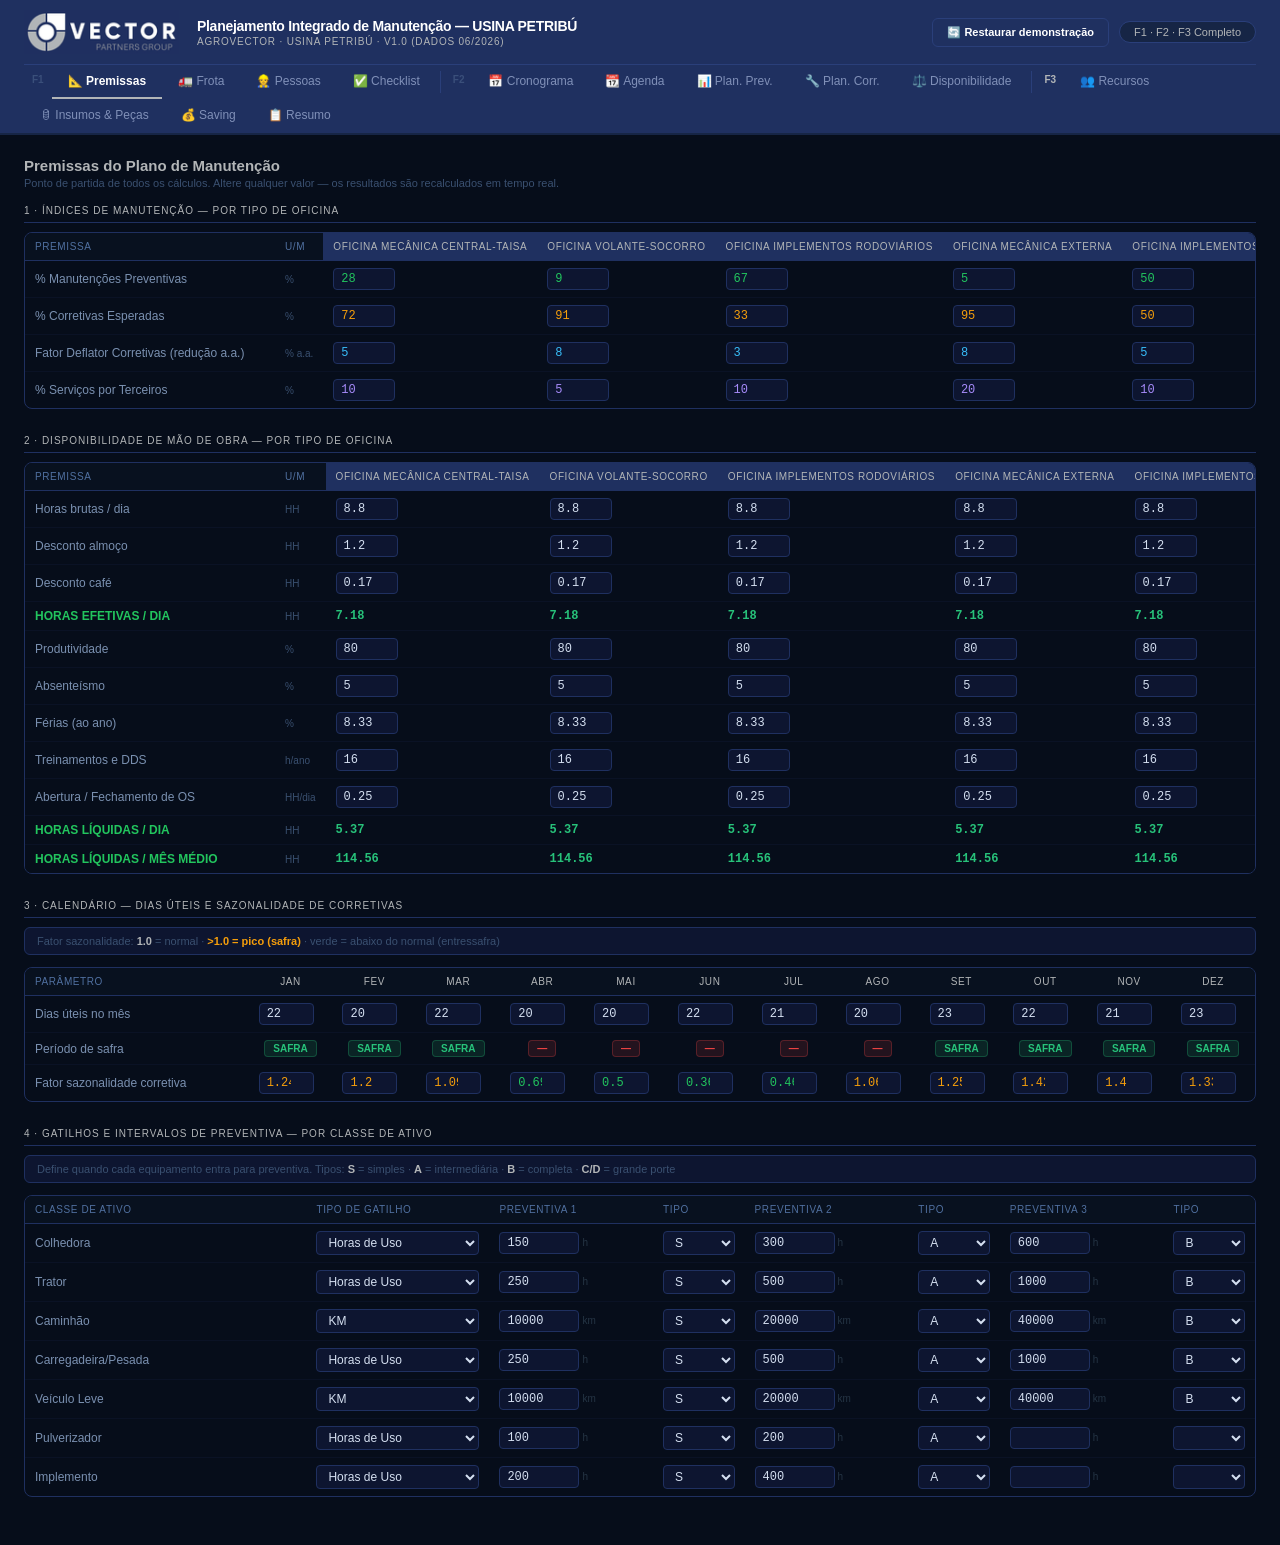
<file: referencias/agrovector_manutencao_Petribu_v1.0_2026-07-06.html>
<!DOCTYPE html>
<html lang="pt-BR">
<head>
<meta charset="UTF-8">
<meta name="viewport" content="width=device-width, initial-scale=1.0">
<title>AgroVector · Usina Petribú · Planejamento de Manutenção</title>
<style>
/* ── VECTOR CONSULTING · OFFICIAL PALETTE ────────────────────────────
   Primary Navy  : #1F3060
   Secondary Gray: #B2B5B7
   Dark BG       : #060d1a  Cards: #0d1530  Border: #1F3060
   Semantic: green #27c27a · amber #f59e0b · red #ef4444 · blue #38bdf8
──────────────────────────────────────────────────────────────────── */
*,*::before,*::after{box-sizing:border-box;margin:0;padding:0;}
body{background:#060d1a;color:#d4dff0;font-family:'Segoe UI',Arial,sans-serif;font-size:13px;min-height:100vh;}
#hdr{background:#1F3060;border-bottom:2px solid #162545;padding:0 24px;position:sticky;top:0;z-index:100;}
.hdr-top{display:flex;align-items:center;justify-content:space-between;padding:10px 0;}
.logo-img{height:44px;width:auto;display:block;object-fit:contain;}
.fase-badge{font-size:11px;color:#B2B5B7;background:#162545;border:1px solid #2a3f7a;border-radius:20px;padding:4px 14px;}
.tabs{display:flex;margin-top:0;padding-bottom:0;flex-wrap:wrap;background:#1F3060;border-top:1px solid #2a3f7a;}
.tab{background:none;border:none;color:#8090b8;padding:9px 16px;cursor:pointer;font-size:12px;font-family:inherit;border-bottom:2px solid transparent;transition:color .15s;}
.tab:hover{color:#B2B5B7;}
.tab.on{color:#ffffff;font-weight:700;border-bottom-color:#B2B5B7;}
.tab-sep{border-left:1px solid #2a3f7a;margin:6px 4px;}
.tab-phase{padding:9px 8px;font-size:10px;color:#3a4f7a;border-bottom:2px solid transparent;font-weight:700;cursor:default;}
#main{padding:22px 24px;max-width:1380px;margin:0 auto;}
.stitle{color:#B2B5B7;font-size:15px;font-weight:700;margin-bottom:3px;}
.sdesc{color:#3a5070;font-size:11px;margin-bottom:16px;}
.block{margin-bottom:26px;}
.blk-t{color:#B2B5B7;font-size:10px;text-transform:uppercase;letter-spacing:.1em;margin-bottom:9px;padding-bottom:6px;border-bottom:1px solid #1F3060;display:flex;align-items:center;justify-content:space-between;}
.tbl-wrap{overflow-x:auto;border:1px solid #1F3060;border-radius:8px;}
table{width:100%;border-collapse:collapse;font-size:12px;}
th{padding:8px 10px;text-align:left;color:#5070a0;font-size:10px;text-transform:uppercase;letter-spacing:.06em;font-weight:500;background:#08111f;border-bottom:1px solid #1F3060;white-space:nowrap;}
th.of-hdr{background:#1F3060;color:#B2B5B7;text-align:center;}
th.r{text-align:right;}
td{padding:7px 10px;border-bottom:1px solid #0a1225;vertical-align:middle;}
tr:last-child td{border-bottom:none;}
tr:hover td{background:#0d153055;}
.tr-c td{background:#060d1a!important;}
.tr-c .cv{color:#27c27a;font-family:monospace;font-weight:700;}
.tr-s td{background:#08111f!important;color:#1F3060;font-size:10px;text-transform:uppercase;letter-spacing:.08em;padding:5px 10px;}
.lbl{color:#7a90b0;min-width:200px;}
.um{color:#3a5070;font-size:10px;white-space:nowrap;}
td input[type=number],td input[type=text]{background:#0d1530;border:1px solid #1F3060;color:#d4dff0;border-radius:4px;padding:3px 7px;font-size:12px;font-family:monospace;outline:none;width:100%;min-width:55px;}
td input:focus{border-color:#B2B5B7;}
td select{background:#0d1530;border:1px solid #1F3060;color:#d4dff0;border-radius:4px;padding:3px 7px;font-size:12px;cursor:pointer;outline:none;width:100%;}
/* semantic color classes */
.cv{color:#27c27a;font-family:monospace;font-weight:600;}
.co{color:#B2B5B7;font-family:monospace;font-weight:600;}
.ca{color:#f59e0b;font-family:monospace;}
.cb{color:#38bdf8;font-family:monospace;}
.cp{color:#a78bfa;font-family:monospace;}
.cr{color:#ef4444;font-family:monospace;}
.cm{font-family:monospace;}
.cR{text-align:right;}
.cC{text-align:center;}
/* badges */
.bdg{border-radius:4px;padding:2px 8px;font-size:10px;font-weight:700;white-space:nowrap;}
.bg{background:#27c27a20;color:#27c27a;border:1px solid #27c27a44;}
.bo{background:#1F306044;color:#B2B5B7;border:1px solid #2a3f7a;}
.ba{background:#f59e0b20;color:#f59e0b;border:1px solid #f59e0b44;}
.br{background:#ef444420;color:#ef4444;border:1px solid #ef444444;}
.bb{background:#38bdf820;color:#38bdf8;border:1px solid #38bdf844;}
/* buttons */
.btn{background:none;border:1px solid #1F3060;color:#d4dff0;border-radius:6px;padding:7px 14px;font-size:12px;cursor:pointer;font-family:inherit;transition:all .15s;}
.btn:hover{border-color:#B2B5B7;color:#B2B5B7;}
.btnP{background:#1F3060;color:#ffffff;border:1px solid #2a4080;border-radius:6px;padding:8px 16px;font-size:12px;font-weight:700;cursor:pointer;font-family:inherit;}
.btnP:hover{background:#2a4080;}
.btnS{padding:3px 9px;font-size:11px;}
.btnD{color:#5a3030;border-color:#2a1010;}
.btnD:hover{color:#ef4444;border-color:#ef4444;}
/* layout */
.tb{display:flex;gap:8px;margin-bottom:12px;align-items:center;flex-wrap:wrap;}
.tbr{margin-left:auto;display:flex;gap:8px;}
.g2{display:grid;grid-template-columns:1fr 1fr;gap:18px;}
.g3{display:grid;grid-template-columns:1fr 1fr 1fr;gap:14px;}
/* info box */
.ibox{padding:7px 12px;background:#0d1530;border:1px solid #1F3060;border-radius:6px;font-size:11px;color:#3a5070;margin-bottom:12px;}
.ibox b{color:#B2B5B7;}
.ibox .a{color:#f59e0b;}
/* misc */
.mut{color:#253545;font-size:10px;}
.m{color:#253545;font-size:10px;margin-left:3px;}
/* KPI cards */
.kpi{background:#0d1530;border:1px solid #1F3060;border-radius:8px;padding:14px 16px;flex:1;min-width:120px;}
.kpi.ok{border-color:#27c27a44;}
.kpi.warn{border-color:#f59e0b44;}
.kpi.bad{border-color:#ef444444;}
.kl{color:#3a5070;font-size:10px;text-transform:uppercase;letter-spacing:.07em;margin-bottom:3px;}
.kv{font-size:20px;font-family:monospace;font-weight:700;line-height:1.1;color:#B2B5B7;}
.kv.g{color:#27c27a;} .kv.a{color:#f59e0b;} .kv.b{color:#38bdf8;} .kv.r{color:#ef4444;} .kv.p{color:#a78bfa;}
.ks{color:#253545;font-size:10px;margin-top:3px;}
/* month headers */
.mh{color:#B2B5B7;text-align:center;}
/* rows */
.row4{display:flex;gap:10px;flex-wrap:wrap;margin-bottom:16px;}
tfoot td{border-top:1px solid #1F3060;font-weight:700;}
/* scrollbar */
::-webkit-scrollbar{width:4px;height:4px;}
::-webkit-scrollbar-track{background:#060d1a;}
::-webkit-scrollbar-thumb{background:#1F3060;border-radius:2px;}
/* file input */
input[type=file]{display:none;}
.up-btn{background:#0d1530;border:1px dashed #1F3060;color:#3a5070;border-radius:6px;padding:10px 18px;font-size:12px;cursor:pointer;font-family:inherit;}
.up-btn:hover{border-color:#B2B5B7;color:#B2B5B7;}
/* fase steps */
.fase-steps{display:flex;gap:0;margin-bottom:20px;border:1px solid #1F3060;border-radius:8px;overflow:hidden;flex-wrap:wrap;}
.fstep{flex:1;padding:8px 10px;text-align:center;font-size:10px;color:#253545;border-right:1px solid #1F3060;min-width:80px;}
.fstep:last-child{border-right:none;}
.fstep.done{color:#27c27a;background:#060d1a;}
.fstep.cur{color:#B2B5B7;background:#1F306044;font-weight:700;}
</style>
</head>
<body>
<div id="hdr">
  <div class="hdr-top">
    <div style="display:flex;align-items:center;gap:18px">
      <img class="logo-img" src="[data-uri]" alt="Vector Partners Group">
      <div>
        <div style="font-size:14px;font-weight:700;color:#ffffff;letter-spacing:-.02em">Planejamento Integrado de Manutenção — USINA PETRIBÚ</div>
        <div style="font-size:10px;color:#B2B5B7;letter-spacing:.08em;text-transform:uppercase;margin-top:2px">AgroVector · Usina Petribú · v1.0 (dados 06/2026)</div>
      </div>
    </div>
    <div style="display:flex;align-items:center;gap:10px">
      <button onclick="resetDemo()" title="Recarrega o cenário de demonstração com a frota e os usos pré-preenchidos" style="background:#1F3060;color:#fff;border:1px solid #2a3f7a;padding:7px 14px;border-radius:6px;cursor:pointer;font-family:inherit;font-size:11px;font-weight:700">🔄 Restaurar demonstração</button>
      <div class="fase-badge">F1 · F2 · F3 Completo</div>
    </div>
  </div>
  <div class="tabs">
    <span class="tab-phase">F1</span>
    <button class="tab on" id="t-prem" onclick="go('prem')">📐 Premissas</button>
    <button class="tab" id="t-frot" onclick="go('frot')">🚛 Frota</button>
    <button class="tab" id="t-pess" onclick="go('pess')">👷 Pessoas</button>
    <button class="tab" id="t-chk"  onclick="go('chk')">✅ Checklist</button>
    <span class="tab-sep"></span>
    <span class="tab-phase">F2</span>
    <button class="tab" id="t-cron"  onclick="go('cron')">📅 Cronograma</button>
    <button class="tab" id="t-agen"  onclick="go('agen')">📆 Agenda</button>
    <button class="tab" id="t-pprev" onclick="go('pprev')">📊 Plan. Prev.</button>
    <button class="tab" id="t-pcorr" onclick="go('pcorr')">🔧 Plan. Corr.</button>
    <button class="tab" id="t-disp"  onclick="go('disp')">⚖️ Disponibilidade</button>
    <span class="tab-sep"></span>
    <span class="tab-phase" style="color:#B2B5B7">F3</span>
    <button class="tab" id="t-rec"   onclick="go('rec')">👥 Recursos</button>
    <button class="tab" id="t-ins"   onclick="go('ins')">🛢 Insumos &amp; Peças</button>
    <button class="tab" id="t-sav"   onclick="go('sav')">💰 Saving</button>
    <button class="tab" id="t-sum"   onclick="go('sum')">📋 Resumo</button>
  </div>
</div>
<div id="main"></div>

<script>
// ═══════════════════════════════════════════════════════════════════
//  CONSTANTES
// ═══════════════════════════════════════════════════════════════════
const OFICINAS = ["Oficina Mecânica Central-Taisa", "Oficina Volante-Socorro", "Oficina Implementos Rodoviários", "Oficina Mecânica Externa", "Oficina Implementos Agrícolas", "PitStop"];
const CLASSES  = ["Colhedora", "Trator", "Caminhão", "Carregadeira/Pesada", "Veículo Leve", "Pulverizador", "Implemento"];
const MESES    = ['Jan','Fev','Mar','Abr','Mai','Jun','Jul','Ago','Set','Out','Nov','Dez'];
const TIPOS_P  = ['S','A','B','C','D'];
const TURNOS   = ['Diurno','Noturno','Safra','Turno 5x1'];
const STATUS_P = ['Ativo','Inativo','Férias','Afastado'];
const STATUS_A = ['Ativo','Reforma','Inativo','Vendido'];
const TIPO_ATIV= ['Troca','Verificação','Inspeção','Lubrificação','Calibragem','Limpeza','Ajuste','Regulagem'];

// ═══════════════════════════════════════════════════════════════════
//  ESTADO
// ═══════════════════════════════════════════════════════════════════
let S = {
 "tab": "prem",
 "premissas": {
  "indices": {
   "Oficina Mecânica Central-Taisa": {
    "prev": 28,
    "corr": 72,
    "deflator": 5,
    "terceiros": 10
   },
   "Oficina Volante-Socorro": {
    "prev": 9,
    "corr": 91,
    "deflator": 8,
    "terceiros": 5
   },
   "Oficina Implementos Rodoviários": {
    "prev": 67,
    "corr": 33,
    "deflator": 3,
    "terceiros": 10
   },
   "Oficina Mecânica Externa": {
    "prev": 5,
    "corr": 95,
    "deflator": 8,
    "terceiros": 20
   },
   "Oficina Implementos Agrícolas": {
    "prev": 50,
    "corr": 50,
    "deflator": 5,
    "terceiros": 10
   },
   "PitStop": {
    "prev": 14,
    "corr": 86,
    "deflator": 5,
    "terceiros": 0
   }
  },
  "disp": {
   "Oficina Mecânica Central-Taisa": {
    "hBrutas": 8.8,
    "almoco": 1.2,
    "cafe": 0.17,
    "prod": 80,
    "abs": 5,
    "ferias": 8.33,
    "trein": 16,
    "abrOS": 0.25
   },
   "Oficina Volante-Socorro": {
    "hBrutas": 8.8,
    "almoco": 1.2,
    "cafe": 0.17,
    "prod": 80,
    "abs": 5,
    "ferias": 8.33,
    "trein": 16,
    "abrOS": 0.25
   },
   "Oficina Implementos Rodoviários": {
    "hBrutas": 8.8,
    "almoco": 1.2,
    "cafe": 0.17,
    "prod": 80,
    "abs": 5,
    "ferias": 8.33,
    "trein": 16,
    "abrOS": 0.25
   },
   "Oficina Mecânica Externa": {
    "hBrutas": 8.8,
    "almoco": 1.2,
    "cafe": 0.17,
    "prod": 80,
    "abs": 5,
    "ferias": 8.33,
    "trein": 16,
    "abrOS": 0.25
   },
   "Oficina Implementos Agrícolas": {
    "hBrutas": 8.8,
    "almoco": 1.2,
    "cafe": 0.17,
    "prod": 80,
    "abs": 5,
    "ferias": 8.33,
    "trein": 16,
    "abrOS": 0.25
   },
   "PitStop": {
    "hBrutas": 8.8,
    "almoco": 1.2,
    "cafe": 0.17,
    "prod": 80,
    "abs": 5,
    "ferias": 8.33,
    "trein": 16,
    "abrOS": 0.25
   }
  },
  "diasUteis": [
   22,
   20,
   22,
   20,
   20,
   22,
   21,
   20,
   23,
   22,
   21,
   23
  ],
  "safra": [
   true,
   true,
   true,
   false,
   false,
   false,
   false,
   false,
   true,
   true,
   true,
   true
  ],
  "sazonal": [
   1.24,
   1.2,
   1.09,
   0.69,
   0.5,
   0.36,
   0.46,
   1.06,
   1.25,
   1.42,
   1.4,
   1.33
  ],
  "gatilhos": {
   "Colhedora": {
    "tipo": "Horas",
    "itvs": [
     {
      "v": 150,
      "t": "S"
     },
     {
      "v": 300,
      "t": "A"
     },
     {
      "v": 600,
      "t": "B"
     },
     {
      "v": 1200,
      "t": "C"
     }
    ]
   },
   "Trator": {
    "tipo": "Horas",
    "itvs": [
     {
      "v": 250,
      "t": "S"
     },
     {
      "v": 500,
      "t": "A"
     },
     {
      "v": 1000,
      "t": "B"
     },
     {
      "v": 2000,
      "t": "C"
     }
    ]
   },
   "Caminhão": {
    "tipo": "KM",
    "itvs": [
     {
      "v": 10000,
      "t": "S"
     },
     {
      "v": 20000,
      "t": "A"
     },
     {
      "v": 40000,
      "t": "B"
     },
     {
      "v": 80000,
      "t": "C"
     }
    ]
   },
   "Carregadeira/Pesada": {
    "tipo": "Horas",
    "itvs": [
     {
      "v": 250,
      "t": "S"
     },
     {
      "v": 500,
      "t": "A"
     },
     {
      "v": 1000,
      "t": "B"
     },
     {
      "v": 2000,
      "t": "C"
     }
    ]
   },
   "Veículo Leve": {
    "tipo": "KM",
    "itvs": [
     {
      "v": 10000,
      "t": "S"
     },
     {
      "v": 20000,
      "t": "A"
     },
     {
      "v": 40000,
      "t": "B"
     }
    ]
   },
   "Pulverizador": {
    "tipo": "Horas",
    "itvs": [
     {
      "v": 100,
      "t": "S"
     },
     {
      "v": 200,
      "t": "A"
     }
    ]
   },
   "Implemento": {
    "tipo": "Horas",
    "itvs": [
     {
      "v": 200,
      "t": "S"
     },
     {
      "v": 400,
      "t": "A"
     }
    ]
   }
  },
  "inicioSafra": "2026-09-01",
  "fimSafra": "2027-03-31",
  "heranca": {
   "S": [
    "S"
   ],
   "A": [
    "S",
    "A"
   ],
   "B": [
    "S",
    "A",
    "B"
   ],
   "C": [
    "S",
    "A",
    "B",
    "C"
   ],
   "D": [
    "S",
    "A",
    "B",
    "C",
    "D"
   ]
  }
 },
 "frota": [
  {
   "id": 1,
   "nome": "MB 1725 Atego — 101005",
   "classe": "Caminhão",
   "modelo": "MB 1725 Atego",
   "fab": "",
   "ano": 2007,
   "filial": "Transporte",
   "status": "Ativo",
   "tGat": "KM",
   "uso": 4250.0,
   "usoMed": 6495,
   "usoMedSafra": 1500,
   "usoMedEnt": 400,
   "itv": 10000,
   "gar": false
  },
  {
   "id": 2,
   "nome": "MB 710 4X2 — 101006",
   "classe": "Caminhão",
   "modelo": "MB 710 4X2",
   "fab": "",
   "ano": 2001,
   "filial": "Transporte",
   "status": "Ativo",
   "tGat": "KM",
   "uso": 3100.0,
   "usoMed": 6495,
   "usoMedSafra": 1500,
   "usoMedEnt": 400,
   "itv": 10000,
   "gar": false
  },
  {
   "id": 3,
   "nome": "MB 1720 6x6 — 101011",
   "classe": "Caminhão",
   "modelo": "MB 1720 6x6",
   "fab": "",
   "ano": 2002,
   "filial": "Transporte",
   "status": "Ativo",
   "tGat": "KM",
   "uso": 87500.0,
   "usoMed": 6495,
   "usoMedSafra": 1500,
   "usoMedEnt": 400,
   "itv": 10000,
   "gar": false
  },
  {
   "id": 4,
   "nome": "MB 1113 4x2 — 101014",
   "classe": "Caminhão",
   "modelo": "MB 1113 4x2",
   "fab": "",
   "ano": 1977,
   "filial": "Transporte",
   "status": "Ativo",
   "tGat": "KM",
   "uso": 0,
   "usoMed": 6495,
   "usoMedSafra": 1500,
   "usoMedEnt": 400,
   "itv": 10000,
   "gar": false
  },
  {
   "id": 5,
   "nome": "MB 2423 6x4 — 101016",
   "classe": "Caminhão",
   "modelo": "MB 2423 6x4",
   "fab": "",
   "ano": 2005,
   "filial": "Transporte",
   "status": "Ativo",
   "tGat": "KM",
   "uso": 0,
   "usoMed": 6495,
   "usoMedSafra": 1500,
   "usoMedEnt": 400,
   "itv": 10000,
   "gar": false
  },
  {
   "id": 6,
   "nome": "MB 2423 6x4 — 101028",
   "classe": "Caminhão",
   "modelo": "MB 2423 6x4",
   "fab": "",
   "ano": 2007,
   "filial": "Transporte",
   "status": "Ativo",
   "tGat": "KM",
   "uso": 0,
   "usoMed": 6495,
   "usoMedSafra": 1500,
   "usoMedEnt": 400,
   "itv": 10000,
   "gar": false
  },
  {
   "id": 7,
   "nome": "VW 31-320 — 101047",
   "classe": "Caminhão",
   "modelo": "VW 31-320",
   "fab": "",
   "ano": 2011,
   "filial": "Transporte",
   "status": "Ativo",
   "tGat": "KM",
   "uso": 0,
   "usoMed": 6495,
   "usoMedSafra": 1500,
   "usoMedEnt": 400,
   "itv": 10000,
   "gar": false
  },
  {
   "id": 8,
   "nome": "MB 3344 6x4 — 101048",
   "classe": "Caminhão",
   "modelo": "MB 3344 6x4",
   "fab": "",
   "ano": 2011,
   "filial": "Colheita",
   "status": "Ativo",
   "tGat": "KM",
   "uso": 0,
   "usoMed": 6495,
   "usoMedSafra": 1500,
   "usoMedEnt": 400,
   "itv": 10000,
   "gar": false
  },
  {
   "id": 9,
   "nome": "MB 2729 6x4 — 101050",
   "classe": "Caminhão",
   "modelo": "MB 2729 6x4",
   "fab": "",
   "ano": 2014,
   "filial": "Transporte",
   "status": "Ativo",
   "tGat": "KM",
   "uso": 0,
   "usoMed": 6495,
   "usoMedSafra": 1500,
   "usoMedEnt": 400,
   "itv": 10000,
   "gar": false
  },
  {
   "id": 10,
   "nome": "MB 2729 6x4 — 101051",
   "classe": "Caminhão",
   "modelo": "MB 2729 6x4",
   "fab": "",
   "ano": 2014,
   "filial": "Transporte",
   "status": "Ativo",
   "tGat": "KM",
   "uso": 0,
   "usoMed": 6495,
   "usoMedSafra": 1500,
   "usoMedEnt": 400,
   "itv": 10000,
   "gar": false
  },
  {
   "id": 11,
   "nome": "MB 2729 6x4 — 101052",
   "classe": "Caminhão",
   "modelo": "MB 2729 6x4",
   "fab": "",
   "ano": 2014,
   "filial": "Transporte",
   "status": "Ativo",
   "tGat": "KM",
   "uso": 0,
   "usoMed": 6495,
   "usoMedSafra": 1500,
   "usoMedEnt": 400,
   "itv": 10000,
   "gar": false
  },
  {
   "id": 12,
   "nome": "MB 2729 6x4 — 101053",
   "classe": "Caminhão",
   "modelo": "MB 2729 6x4",
   "fab": "",
   "ano": 2014,
   "filial": "Transporte",
   "status": "Ativo",
   "tGat": "KM",
   "uso": 0,
   "usoMed": 6495,
   "usoMedSafra": 1500,
   "usoMedEnt": 400,
   "itv": 10000,
   "gar": false
  },
  {
   "id": 13,
   "nome": "MB 2729 6x4 — 101054",
   "classe": "Caminhão",
   "modelo": "MB 2729 6x4",
   "fab": "",
   "ano": 2014,
   "filial": "Transporte",
   "status": "Ativo",
   "tGat": "KM",
   "uso": 0,
   "usoMed": 6495,
   "usoMedSafra": 1500,
   "usoMedEnt": 400,
   "itv": 10000,
   "gar": false
  },
  {
   "id": 14,
   "nome": "MB 2540 6x2 — 101082",
   "classe": "Caminhão",
   "modelo": "MB 2540 6x2",
   "fab": "",
   "ano": 2008,
   "filial": "Transporte",
   "status": "Ativo",
   "tGat": "KM",
   "uso": 0,
   "usoMed": 6495,
   "usoMedSafra": 1500,
   "usoMedEnt": 400,
   "itv": 10000,
   "gar": false
  },
  {
   "id": 15,
   "nome": "MB 2540 6x2 — 101083",
   "classe": "Caminhão",
   "modelo": "MB 2540 6x2",
   "fab": "",
   "ano": 2008,
   "filial": "Transporte",
   "status": "Ativo",
   "tGat": "KM",
   "uso": 0,
   "usoMed": 6495,
   "usoMedSafra": 1500,
   "usoMedEnt": 400,
   "itv": 10000,
   "gar": false
  },
  {
   "id": 16,
   "nome": "MB 2540 6x2 — 101084",
   "classe": "Caminhão",
   "modelo": "MB 2540 6x2",
   "fab": "",
   "ano": 2008,
   "filial": "Transporte",
   "status": "Ativo",
   "tGat": "KM",
   "uso": 0,
   "usoMed": 6495,
   "usoMedSafra": 1500,
   "usoMedEnt": 400,
   "itv": 10000,
   "gar": false
  },
  {
   "id": 17,
   "nome": "MB 2540 6x2 — 101086",
   "classe": "Caminhão",
   "modelo": "MB 2540 6x2",
   "fab": "",
   "ano": 2008,
   "filial": "Transporte",
   "status": "Ativo",
   "tGat": "KM",
   "uso": 0,
   "usoMed": 6495,
   "usoMedSafra": 1500,
   "usoMedEnt": 400,
   "itv": 10000,
   "gar": false
  },
  {
   "id": 18,
   "nome": "MB 2638 6x4 — 101105",
   "classe": "Caminhão",
   "modelo": "MB 2638 6x4",
   "fab": "",
   "ano": 2003,
   "filial": "Transporte",
   "status": "Ativo",
   "tGat": "KM",
   "uso": 0,
   "usoMed": 6495,
   "usoMedSafra": 1500,
   "usoMedEnt": 400,
   "itv": 10000,
   "gar": false
  },
  {
   "id": 19,
   "nome": "MB 3344 6x4 — 101110",
   "classe": "Caminhão",
   "modelo": "MB 3344 6x4",
   "fab": "",
   "ano": 2014,
   "filial": "Colheita",
   "status": "Ativo",
   "tGat": "KM",
   "uso": 0,
   "usoMed": 6495,
   "usoMedSafra": 1500,
   "usoMedEnt": 400,
   "itv": 10000,
   "gar": false
  },
  {
   "id": 20,
   "nome": "MB 3344 6x4 — 101111",
   "classe": "Caminhão",
   "modelo": "MB 3344 6x4",
   "fab": "",
   "ano": 2014,
   "filial": "Colheita",
   "status": "Ativo",
   "tGat": "KM",
   "uso": 0,
   "usoMed": 6495,
   "usoMedSafra": 1500,
   "usoMedEnt": 400,
   "itv": 10000,
   "gar": false
  },
  {
   "id": 21,
   "nome": "MB 3344 6x4 — 101112",
   "classe": "Caminhão",
   "modelo": "MB 3344 6x4",
   "fab": "",
   "ano": 2014,
   "filial": "Colheita",
   "status": "Ativo",
   "tGat": "KM",
   "uso": 0,
   "usoMed": 6495,
   "usoMedSafra": 1500,
   "usoMedEnt": 400,
   "itv": 10000,
   "gar": false
  },
  {
   "id": 22,
   "nome": "MB 3344 6x4 — 101113",
   "classe": "Caminhão",
   "modelo": "MB 3344 6x4",
   "fab": "",
   "ano": 2014,
   "filial": "Colheita",
   "status": "Ativo",
   "tGat": "KM",
   "uso": 0,
   "usoMed": 6495,
   "usoMedSafra": 1500,
   "usoMedEnt": 400,
   "itv": 10000,
   "gar": false
  },
  {
   "id": 23,
   "nome": "MB 3344 6x4 — 101114",
   "classe": "Caminhão",
   "modelo": "MB 3344 6x4",
   "fab": "",
   "ano": 2014,
   "filial": "Colheita",
   "status": "Ativo",
   "tGat": "KM",
   "uso": 0,
   "usoMed": 6495,
   "usoMedSafra": 1500,
   "usoMedEnt": 400,
   "itv": 10000,
   "gar": false
  },
  {
   "id": 24,
   "nome": "MB 3344 6x4 — 101115",
   "classe": "Caminhão",
   "modelo": "MB 3344 6x4",
   "fab": "",
   "ano": 2014,
   "filial": "Colheita",
   "status": "Ativo",
   "tGat": "KM",
   "uso": 0,
   "usoMed": 6495,
   "usoMedSafra": 1500,
   "usoMedEnt": 400,
   "itv": 10000,
   "gar": false
  },
  {
   "id": 25,
   "nome": "MB 3344 6x4 — 101116",
   "classe": "Caminhão",
   "modelo": "MB 3344 6x4",
   "fab": "",
   "ano": 2014,
   "filial": "Colheita",
   "status": "Ativo",
   "tGat": "KM",
   "uso": 0,
   "usoMed": 6495,
   "usoMedSafra": 1500,
   "usoMedEnt": 400,
   "itv": 10000,
   "gar": false
  },
  {
   "id": 26,
   "nome": "MB 3344 6x4 — 101117",
   "classe": "Caminhão",
   "modelo": "MB 3344 6x4",
   "fab": "",
   "ano": 2014,
   "filial": "Colheita",
   "status": "Ativo",
   "tGat": "KM",
   "uso": 0,
   "usoMed": 6495,
   "usoMedSafra": 1500,
   "usoMedEnt": 400,
   "itv": 10000,
   "gar": false
  },
  {
   "id": 27,
   "nome": "MB 3344 6x4 — 101118",
   "classe": "Caminhão",
   "modelo": "MB 3344 6x4",
   "fab": "",
   "ano": 2014,
   "filial": "Colheita",
   "status": "Ativo",
   "tGat": "KM",
   "uso": 0,
   "usoMed": 6495,
   "usoMedSafra": 1500,
   "usoMedEnt": 400,
   "itv": 10000,
   "gar": false
  },
  {
   "id": 28,
   "nome": "MB 3344 6x4 — 101120",
   "classe": "Caminhão",
   "modelo": "MB 3344 6x4",
   "fab": "",
   "ano": 2014,
   "filial": "Colheita",
   "status": "Ativo",
   "tGat": "KM",
   "uso": 0,
   "usoMed": 6495,
   "usoMedSafra": 1500,
   "usoMedEnt": 400,
   "itv": 10000,
   "gar": false
  },
  {
   "id": 29,
   "nome": "MB 3344 6x4 — 101121",
   "classe": "Caminhão",
   "modelo": "MB 3344 6x4",
   "fab": "",
   "ano": 2014,
   "filial": "Colheita",
   "status": "Ativo",
   "tGat": "KM",
   "uso": 0,
   "usoMed": 6495,
   "usoMedSafra": 1500,
   "usoMedEnt": 400,
   "itv": 10000,
   "gar": false
  },
  {
   "id": 30,
   "nome": "MB 3344 6x4 — 101122",
   "classe": "Caminhão",
   "modelo": "MB 3344 6x4",
   "fab": "",
   "ano": 2014,
   "filial": "Colheita",
   "status": "Ativo",
   "tGat": "KM",
   "uso": 0,
   "usoMed": 6495,
   "usoMedSafra": 1500,
   "usoMedEnt": 400,
   "itv": 10000,
   "gar": false
  },
  {
   "id": 31,
   "nome": "MB 3344 6x4 — 101123",
   "classe": "Caminhão",
   "modelo": "MB 3344 6x4",
   "fab": "",
   "ano": 2014,
   "filial": "Colheita",
   "status": "Ativo",
   "tGat": "KM",
   "uso": 0,
   "usoMed": 6495,
   "usoMedSafra": 1500,
   "usoMedEnt": 400,
   "itv": 10000,
   "gar": false
  },
  {
   "id": 32,
   "nome": "MB 3344 6x4 — 101124",
   "classe": "Caminhão",
   "modelo": "MB 3344 6x4",
   "fab": "",
   "ano": 2014,
   "filial": "Colheita",
   "status": "Ativo",
   "tGat": "KM",
   "uso": 0,
   "usoMed": 6495,
   "usoMedSafra": 1500,
   "usoMedEnt": 400,
   "itv": 10000,
   "gar": false
  },
  {
   "id": 33,
   "nome": "MB 1719-Atego — 101125",
   "classe": "Caminhão",
   "modelo": "MB 1719-Atego",
   "fab": "",
   "ano": 2018,
   "filial": "Transporte",
   "status": "Ativo",
   "tGat": "KM",
   "uso": 0,
   "usoMed": 6495,
   "usoMedSafra": 1500,
   "usoMedEnt": 400,
   "itv": 10000,
   "gar": false
  },
  {
   "id": 34,
   "nome": "MB 1719-Atego — 101126",
   "classe": "Caminhão",
   "modelo": "MB 1719-Atego",
   "fab": "",
   "ano": 2018,
   "filial": "Transporte",
   "status": "Ativo",
   "tGat": "KM",
   "uso": 0,
   "usoMed": 6495,
   "usoMedSafra": 1500,
   "usoMedEnt": 400,
   "itv": 10000,
   "gar": false
  },
  {
   "id": 35,
   "nome": "MB 1719-Atego — 101127",
   "classe": "Caminhão",
   "modelo": "MB 1719-Atego",
   "fab": "",
   "ano": 2018,
   "filial": "Transporte",
   "status": "Ativo",
   "tGat": "KM",
   "uso": 0,
   "usoMed": 6495,
   "usoMedSafra": 1500,
   "usoMedEnt": 400,
   "itv": 10000,
   "gar": false
  },
  {
   "id": 36,
   "nome": "MB 1719-Atego — 101128",
   "classe": "Caminhão",
   "modelo": "MB 1719-Atego",
   "fab": "",
   "ano": 2018,
   "filial": "Transporte",
   "status": "Ativo",
   "tGat": "KM",
   "uso": 0,
   "usoMed": 6495,
   "usoMedSafra": 1500,
   "usoMedEnt": 400,
   "itv": 10000,
   "gar": false
  },
  {
   "id": 37,
   "nome": "MB 1719-Atego — 101129",
   "classe": "Caminhão",
   "modelo": "MB 1719-Atego",
   "fab": "",
   "ano": 2018,
   "filial": "Transporte",
   "status": "Ativo",
   "tGat": "KM",
   "uso": 0,
   "usoMed": 6495,
   "usoMedSafra": 1500,
   "usoMedEnt": 400,
   "itv": 10000,
   "gar": false
  },
  {
   "id": 38,
   "nome": "MB 1719-Atego — 101130",
   "classe": "Caminhão",
   "modelo": "MB 1719-Atego",
   "fab": "",
   "ano": 2018,
   "filial": "Transporte",
   "status": "Ativo",
   "tGat": "KM",
   "uso": 0,
   "usoMed": 6495,
   "usoMedSafra": 1500,
   "usoMedEnt": 400,
   "itv": 10000,
   "gar": false
  },
  {
   "id": 39,
   "nome": "MB 1719-Atego — 101131",
   "classe": "Caminhão",
   "modelo": "MB 1719-Atego",
   "fab": "",
   "ano": 2018,
   "filial": "Transporte",
   "status": "Ativo",
   "tGat": "KM",
   "uso": 0,
   "usoMed": 6495,
   "usoMedSafra": 1500,
   "usoMedEnt": 400,
   "itv": 10000,
   "gar": false
  },
  {
   "id": 40,
   "nome": "MB 1719-Atego — 101132",
   "classe": "Caminhão",
   "modelo": "MB 1719-Atego",
   "fab": "",
   "ano": 2018,
   "filial": "Transporte",
   "status": "Ativo",
   "tGat": "KM",
   "uso": 0,
   "usoMed": 6495,
   "usoMedSafra": 1500,
   "usoMedEnt": 400,
   "itv": 10000,
   "gar": false
  },
  {
   "id": 41,
   "nome": "MB 1719-Atego — 101133",
   "classe": "Caminhão",
   "modelo": "MB 1719-Atego",
   "fab": "",
   "ano": 2018,
   "filial": "Transporte",
   "status": "Ativo",
   "tGat": "KM",
   "uso": 0,
   "usoMed": 6495,
   "usoMedSafra": 1500,
   "usoMedEnt": 400,
   "itv": 10000,
   "gar": false
  },
  {
   "id": 42,
   "nome": "MB 1719-Atego — 101134",
   "classe": "Caminhão",
   "modelo": "MB 1719-Atego",
   "fab": "",
   "ano": 2018,
   "filial": "Transporte",
   "status": "Ativo",
   "tGat": "KM",
   "uso": 0,
   "usoMed": 6495,
   "usoMedSafra": 1500,
   "usoMedEnt": 400,
   "itv": 10000,
   "gar": false
  },
  {
   "id": 43,
   "nome": "MB 1719-Atego — 101135",
   "classe": "Caminhão",
   "modelo": "MB 1719-Atego",
   "fab": "",
   "ano": 2018,
   "filial": "Transporte",
   "status": "Ativo",
   "tGat": "KM",
   "uso": 0,
   "usoMed": 6495,
   "usoMedSafra": 1500,
   "usoMedEnt": 400,
   "itv": 10000,
   "gar": false
  },
  {
   "id": 44,
   "nome": "MB 1719-Atego — 101136",
   "classe": "Caminhão",
   "modelo": "MB 1719-Atego",
   "fab": "",
   "ano": 2018,
   "filial": "Transporte",
   "status": "Ativo",
   "tGat": "KM",
   "uso": 0,
   "usoMed": 6495,
   "usoMedSafra": 1500,
   "usoMedEnt": 400,
   "itv": 10000,
   "gar": false
  },
  {
   "id": 45,
   "nome": "MB 1719-Atego — 101137",
   "classe": "Caminhão",
   "modelo": "MB 1719-Atego",
   "fab": "",
   "ano": 2018,
   "filial": "Transporte",
   "status": "Ativo",
   "tGat": "KM",
   "uso": 0,
   "usoMed": 6495,
   "usoMedSafra": 1500,
   "usoMedEnt": 400,
   "itv": 10000,
   "gar": false
  },
  {
   "id": 46,
   "nome": "MB 1719-Atego — 101138",
   "classe": "Caminhão",
   "modelo": "MB 1719-Atego",
   "fab": "",
   "ano": 2018,
   "filial": "Transporte",
   "status": "Ativo",
   "tGat": "KM",
   "uso": 0,
   "usoMed": 6495,
   "usoMedSafra": 1500,
   "usoMedEnt": 400,
   "itv": 10000,
   "gar": false
  },
  {
   "id": 47,
   "nome": "MB 1719-Atego — 101139",
   "classe": "Caminhão",
   "modelo": "MB 1719-Atego",
   "fab": "",
   "ano": 2018,
   "filial": "Transporte",
   "status": "Ativo",
   "tGat": "KM",
   "uso": 0,
   "usoMed": 6495,
   "usoMedSafra": 1500,
   "usoMedEnt": 400,
   "itv": 10000,
   "gar": false
  },
  {
   "id": 48,
   "nome": "MB 1719-Atego — 101140",
   "classe": "Caminhão",
   "modelo": "MB 1719-Atego",
   "fab": "",
   "ano": 2018,
   "filial": "Transporte",
   "status": "Ativo",
   "tGat": "KM",
   "uso": 0,
   "usoMed": 6495,
   "usoMedSafra": 1500,
   "usoMedEnt": 400,
   "itv": 10000,
   "gar": false
  },
  {
   "id": 49,
   "nome": "MB 1719-Atego — 101141",
   "classe": "Caminhão",
   "modelo": "MB 1719-Atego",
   "fab": "",
   "ano": 2018,
   "filial": "Transporte",
   "status": "Ativo",
   "tGat": "KM",
   "uso": 0,
   "usoMed": 6495,
   "usoMedSafra": 1500,
   "usoMedEnt": 400,
   "itv": 10000,
   "gar": false
  },
  {
   "id": 50,
   "nome": "MB 2730 6X4 — 101142",
   "classe": "Caminhão",
   "modelo": "MB 2730 6X4",
   "fab": "",
   "ano": 2018,
   "filial": "Transporte",
   "status": "Ativo",
   "tGat": "KM",
   "uso": 0,
   "usoMed": 6495,
   "usoMedSafra": 1500,
   "usoMedEnt": 400,
   "itv": 10000,
   "gar": false
  },
  {
   "id": 51,
   "nome": "MB 1719-Atego — 101143",
   "classe": "Caminhão",
   "modelo": "MB 1719-Atego",
   "fab": "",
   "ano": 2018,
   "filial": "Transporte",
   "status": "Ativo",
   "tGat": "KM",
   "uso": 0,
   "usoMed": 6495,
   "usoMedSafra": 1500,
   "usoMedEnt": 400,
   "itv": 10000,
   "gar": false
  },
  {
   "id": 52,
   "nome": "MB 1719-Atego — 101144",
   "classe": "Caminhão",
   "modelo": "MB 1719-Atego",
   "fab": "",
   "ano": 2018,
   "filial": "Transporte",
   "status": "Ativo",
   "tGat": "KM",
   "uso": 0,
   "usoMed": 6495,
   "usoMedSafra": 1500,
   "usoMedEnt": 400,
   "itv": 10000,
   "gar": false
  },
  {
   "id": 53,
   "nome": "MB 3344 6x4 — 101145",
   "classe": "Caminhão",
   "modelo": "MB 3344 6x4",
   "fab": "",
   "ano": 2018,
   "filial": "Colheita",
   "status": "Ativo",
   "tGat": "KM",
   "uso": 0,
   "usoMed": 6495,
   "usoMedSafra": 1500,
   "usoMedEnt": 400,
   "itv": 10000,
   "gar": false
  },
  {
   "id": 54,
   "nome": "MB 3344 6x4 — 101146",
   "classe": "Caminhão",
   "modelo": "MB 3344 6x4",
   "fab": "",
   "ano": 2018,
   "filial": "Colheita",
   "status": "Ativo",
   "tGat": "KM",
   "uso": 0,
   "usoMed": 6495,
   "usoMedSafra": 1500,
   "usoMedEnt": 400,
   "itv": 10000,
   "gar": false
  },
  {
   "id": 55,
   "nome": "MB 3344 6x4 — 101147",
   "classe": "Caminhão",
   "modelo": "MB 3344 6x4",
   "fab": "",
   "ano": 2018,
   "filial": "Colheita",
   "status": "Ativo",
   "tGat": "KM",
   "uso": 0,
   "usoMed": 6495,
   "usoMedSafra": 1500,
   "usoMedEnt": 400,
   "itv": 10000,
   "gar": false
  },
  {
   "id": 56,
   "nome": "MB 3344 6x4 — 101148",
   "classe": "Caminhão",
   "modelo": "MB 3344 6x4",
   "fab": "",
   "ano": 2018,
   "filial": "Colheita",
   "status": "Ativo",
   "tGat": "KM",
   "uso": 0,
   "usoMed": 6495,
   "usoMedSafra": 1500,
   "usoMedEnt": 400,
   "itv": 10000,
   "gar": false
  },
  {
   "id": 57,
   "nome": "MB 2730 6X4 — 101149",
   "classe": "Caminhão",
   "modelo": "MB 2730 6X4",
   "fab": "",
   "ano": 2018,
   "filial": "Transporte",
   "status": "Ativo",
   "tGat": "KM",
   "uso": 0,
   "usoMed": 6495,
   "usoMedSafra": 1500,
   "usoMedEnt": 400,
   "itv": 10000,
   "gar": false
  },
  {
   "id": 58,
   "nome": "MB 2730 6X4 — 101150",
   "classe": "Caminhão",
   "modelo": "MB 2730 6X4",
   "fab": "",
   "ano": 2018,
   "filial": "Transporte",
   "status": "Ativo",
   "tGat": "KM",
   "uso": 0,
   "usoMed": 6495,
   "usoMedSafra": 1500,
   "usoMedEnt": 400,
   "itv": 10000,
   "gar": false
  },
  {
   "id": 59,
   "nome": "MB 2730 6X4 — 101151",
   "classe": "Caminhão",
   "modelo": "MB 2730 6X4",
   "fab": "",
   "ano": 2018,
   "filial": "Transporte",
   "status": "Ativo",
   "tGat": "KM",
   "uso": 0,
   "usoMed": 6495,
   "usoMedSafra": 1500,
   "usoMedEnt": 400,
   "itv": 10000,
   "gar": false
  },
  {
   "id": 60,
   "nome": "MB 2730 6X4 — 101152",
   "classe": "Caminhão",
   "modelo": "MB 2730 6X4",
   "fab": "",
   "ano": 2018,
   "filial": "Transporte",
   "status": "Ativo",
   "tGat": "KM",
   "uso": 0,
   "usoMed": 6495,
   "usoMedSafra": 1500,
   "usoMedEnt": 400,
   "itv": 10000,
   "gar": false
  },
  {
   "id": 61,
   "nome": "MB 2730 6X4 — 101153",
   "classe": "Caminhão",
   "modelo": "MB 2730 6X4",
   "fab": "",
   "ano": 2018,
   "filial": "Transporte",
   "status": "Ativo",
   "tGat": "KM",
   "uso": 0,
   "usoMed": 6495,
   "usoMedSafra": 1500,
   "usoMedEnt": 400,
   "itv": 10000,
   "gar": false
  },
  {
   "id": 62,
   "nome": "MB 2730 6X4 — 101154",
   "classe": "Caminhão",
   "modelo": "MB 2730 6X4",
   "fab": "",
   "ano": 2018,
   "filial": "Transporte",
   "status": "Ativo",
   "tGat": "KM",
   "uso": 0,
   "usoMed": 6495,
   "usoMedSafra": 1500,
   "usoMedEnt": 400,
   "itv": 10000,
   "gar": false
  },
  {
   "id": 63,
   "nome": "MB 1719-Atego — 101155",
   "classe": "Caminhão",
   "modelo": "MB 1719-Atego",
   "fab": "",
   "ano": 2018,
   "filial": "Transporte",
   "status": "Ativo",
   "tGat": "KM",
   "uso": 0,
   "usoMed": 6495,
   "usoMedSafra": 1500,
   "usoMedEnt": 400,
   "itv": 10000,
   "gar": false
  },
  {
   "id": 64,
   "nome": "MB 2730 6X4 — 101156",
   "classe": "Caminhão",
   "modelo": "MB 2730 6X4",
   "fab": "",
   "ano": 2018,
   "filial": "Transporte",
   "status": "Ativo",
   "tGat": "KM",
   "uso": 0,
   "usoMed": 6495,
   "usoMedSafra": 1500,
   "usoMedEnt": 400,
   "itv": 10000,
   "gar": false
  },
  {
   "id": 65,
   "nome": "MB 2730 6X4 — 101157",
   "classe": "Caminhão",
   "modelo": "MB 2730 6X4",
   "fab": "",
   "ano": 2018,
   "filial": "Transporte",
   "status": "Ativo",
   "tGat": "KM",
   "uso": 0,
   "usoMed": 6495,
   "usoMedSafra": 1500,
   "usoMedEnt": 400,
   "itv": 10000,
   "gar": false
  },
  {
   "id": 66,
   "nome": "Volvo FM 480 — 101158",
   "classe": "Caminhão",
   "modelo": "Volvo FM 480",
   "fab": "",
   "ano": 2010,
   "filial": "Colheita",
   "status": "Ativo",
   "tGat": "KM",
   "uso": 0,
   "usoMed": 6495,
   "usoMedSafra": 1500,
   "usoMedEnt": 400,
   "itv": 10000,
   "gar": false
  },
  {
   "id": 67,
   "nome": "Volvo FM 480 — 101159",
   "classe": "Caminhão",
   "modelo": "Volvo FM 480",
   "fab": "",
   "ano": 2010,
   "filial": "Colheita",
   "status": "Ativo",
   "tGat": "KM",
   "uso": 0,
   "usoMed": 6495,
   "usoMedSafra": 1500,
   "usoMedEnt": 400,
   "itv": 10000,
   "gar": false
  },
  {
   "id": 68,
   "nome": "MB 2318 6x2 — 101160",
   "classe": "Caminhão",
   "modelo": "MB 2318 6x2",
   "fab": "",
   "ano": 1991,
   "filial": "Transporte",
   "status": "Ativo",
   "tGat": "KM",
   "uso": 0,
   "usoMed": 6495,
   "usoMedSafra": 1500,
   "usoMedEnt": 400,
   "itv": 10000,
   "gar": false
  },
  {
   "id": 69,
   "nome": "MB 3344 6x4 — 101162",
   "classe": "Caminhão",
   "modelo": "MB 3344 6x4",
   "fab": "",
   "ano": 2020,
   "filial": "Colheita",
   "status": "Ativo",
   "tGat": "KM",
   "uso": 0,
   "usoMed": 6495,
   "usoMedSafra": 1500,
   "usoMedEnt": 400,
   "itv": 10000,
   "gar": false
  },
  {
   "id": 70,
   "nome": "MB 3344 6x4 — 101163",
   "classe": "Caminhão",
   "modelo": "MB 3344 6x4",
   "fab": "",
   "ano": 2020,
   "filial": "Colheita",
   "status": "Ativo",
   "tGat": "KM",
   "uso": 0,
   "usoMed": 6495,
   "usoMedSafra": 1500,
   "usoMedEnt": 400,
   "itv": 10000,
   "gar": false
  },
  {
   "id": 71,
   "nome": "MB 3344 6x4 — 101164",
   "classe": "Caminhão",
   "modelo": "MB 3344 6x4",
   "fab": "",
   "ano": 2020,
   "filial": "Colheita",
   "status": "Ativo",
   "tGat": "KM",
   "uso": 0,
   "usoMed": 6495,
   "usoMedSafra": 1500,
   "usoMedEnt": 400,
   "itv": 10000,
   "gar": false
  },
  {
   "id": 72,
   "nome": "MB 3344 6x4 — 101165",
   "classe": "Caminhão",
   "modelo": "MB 3344 6x4",
   "fab": "",
   "ano": 2020,
   "filial": "Colheita",
   "status": "Ativo",
   "tGat": "KM",
   "uso": 0,
   "usoMed": 6495,
   "usoMedSafra": 1500,
   "usoMedEnt": 400,
   "itv": 10000,
   "gar": false
  },
  {
   "id": 73,
   "nome": "MB 3344 6x4 — 101166",
   "classe": "Caminhão",
   "modelo": "MB 3344 6x4",
   "fab": "",
   "ano": 2020,
   "filial": "Colheita",
   "status": "Ativo",
   "tGat": "KM",
   "uso": 0,
   "usoMed": 6495,
   "usoMedSafra": 1500,
   "usoMedEnt": 400,
   "itv": 10000,
   "gar": false
  },
  {
   "id": 74,
   "nome": "MB 3344 6x4 — 101167",
   "classe": "Caminhão",
   "modelo": "MB 3344 6x4",
   "fab": "",
   "ano": 2020,
   "filial": "Colheita",
   "status": "Ativo",
   "tGat": "KM",
   "uso": 0,
   "usoMed": 6495,
   "usoMedSafra": 1500,
   "usoMedEnt": 400,
   "itv": 10000,
   "gar": false
  },
  {
   "id": 75,
   "nome": "MB 3344 6x4 — 101168",
   "classe": "Caminhão",
   "modelo": "MB 3344 6x4",
   "fab": "",
   "ano": 2020,
   "filial": "Colheita",
   "status": "Ativo",
   "tGat": "KM",
   "uso": 0,
   "usoMed": 6495,
   "usoMedSafra": 1500,
   "usoMedEnt": 400,
   "itv": 10000,
   "gar": false
  },
  {
   "id": 76,
   "nome": "MB 3344 6x4 — 101169",
   "classe": "Caminhão",
   "modelo": "MB 3344 6x4",
   "fab": "",
   "ano": 2020,
   "filial": "Colheita",
   "status": "Ativo",
   "tGat": "KM",
   "uso": 0,
   "usoMed": 6495,
   "usoMedSafra": 1500,
   "usoMedEnt": 400,
   "itv": 10000,
   "gar": false
  },
  {
   "id": 77,
   "nome": "MB 3344 6x4 — 101170",
   "classe": "Caminhão",
   "modelo": "MB 3344 6x4",
   "fab": "",
   "ano": 2020,
   "filial": "Colheita",
   "status": "Ativo",
   "tGat": "KM",
   "uso": 0,
   "usoMed": 6495,
   "usoMedSafra": 1500,
   "usoMedEnt": 400,
   "itv": 10000,
   "gar": false
  },
  {
   "id": 78,
   "nome": "MB 3344 6x4 — 101171",
   "classe": "Caminhão",
   "modelo": "MB 3344 6x4",
   "fab": "",
   "ano": 2020,
   "filial": "Colheita",
   "status": "Ativo",
   "tGat": "KM",
   "uso": 0,
   "usoMed": 6495,
   "usoMedSafra": 1500,
   "usoMedEnt": 400,
   "itv": 10000,
   "gar": false
  },
  {
   "id": 79,
   "nome": "MB 3344 6x4 — 101172",
   "classe": "Caminhão",
   "modelo": "MB 3344 6x4",
   "fab": "",
   "ano": 2020,
   "filial": "Colheita",
   "status": "Ativo",
   "tGat": "KM",
   "uso": 0,
   "usoMed": 6495,
   "usoMedSafra": 1500,
   "usoMedEnt": 400,
   "itv": 10000,
   "gar": false
  },
  {
   "id": 80,
   "nome": "MB 3344 6x4 — 101173",
   "classe": "Caminhão",
   "modelo": "MB 3344 6x4",
   "fab": "",
   "ano": 2020,
   "filial": "Colheita",
   "status": "Ativo",
   "tGat": "KM",
   "uso": 0,
   "usoMed": 6495,
   "usoMedSafra": 1500,
   "usoMedEnt": 400,
   "itv": 10000,
   "gar": false
  },
  {
   "id": 81,
   "nome": "MB 3344 6x4 — 101174",
   "classe": "Caminhão",
   "modelo": "MB 3344 6x4",
   "fab": "",
   "ano": 2020,
   "filial": "Colheita",
   "status": "Ativo",
   "tGat": "KM",
   "uso": 0,
   "usoMed": 6495,
   "usoMedSafra": 1500,
   "usoMedEnt": 400,
   "itv": 10000,
   "gar": false
  },
  {
   "id": 82,
   "nome": "MB 3344 6x4 — 101175",
   "classe": "Caminhão",
   "modelo": "MB 3344 6x4",
   "fab": "",
   "ano": 2020,
   "filial": "Colheita",
   "status": "Ativo",
   "tGat": "KM",
   "uso": 0,
   "usoMed": 6495,
   "usoMedSafra": 1500,
   "usoMedEnt": 400,
   "itv": 10000,
   "gar": false
  },
  {
   "id": 83,
   "nome": "MB 3344 6x4 — 101176",
   "classe": "Caminhão",
   "modelo": "MB 3344 6x4",
   "fab": "",
   "ano": 2020,
   "filial": "Colheita",
   "status": "Ativo",
   "tGat": "KM",
   "uso": 0,
   "usoMed": 6495,
   "usoMedSafra": 1500,
   "usoMedEnt": 400,
   "itv": 10000,
   "gar": false
  },
  {
   "id": 84,
   "nome": "MB 3344 6x4 — 101179",
   "classe": "Caminhão",
   "modelo": "MB 3344 6x4",
   "fab": "",
   "ano": 2022,
   "filial": "Colheita",
   "status": "Ativo",
   "tGat": "KM",
   "uso": 0,
   "usoMed": 6495,
   "usoMedSafra": 1500,
   "usoMedEnt": 400,
   "itv": 10000,
   "gar": false
  },
  {
   "id": 85,
   "nome": "MB 3344 6x4 — 101180",
   "classe": "Caminhão",
   "modelo": "MB 3344 6x4",
   "fab": "",
   "ano": 2022,
   "filial": "Colheita",
   "status": "Ativo",
   "tGat": "KM",
   "uso": 0,
   "usoMed": 6495,
   "usoMedSafra": 1500,
   "usoMedEnt": 400,
   "itv": 10000,
   "gar": false
  },
  {
   "id": 86,
   "nome": "ACCELO 815/46 — 101182",
   "classe": "Caminhão",
   "modelo": "ACCELO 815/46",
   "fab": "",
   "ano": 2023,
   "filial": "Transporte",
   "status": "Ativo",
   "tGat": "KM",
   "uso": 0,
   "usoMed": 6495,
   "usoMedSafra": 1500,
   "usoMedEnt": 400,
   "itv": 10000,
   "gar": false
  },
  {
   "id": 87,
   "nome": "MB 3344 6x4 — 101183",
   "classe": "Caminhão",
   "modelo": "MB 3344 6x4",
   "fab": "",
   "ano": 2022,
   "filial": "Colheita",
   "status": "Ativo",
   "tGat": "KM",
   "uso": 0,
   "usoMed": 6495,
   "usoMedSafra": 1500,
   "usoMedEnt": 400,
   "itv": 10000,
   "gar": false
  },
  {
   "id": 88,
   "nome": "MB 3344 6x4 — 101184",
   "classe": "Caminhão",
   "modelo": "MB 3344 6x4",
   "fab": "",
   "ano": 2022,
   "filial": "Colheita",
   "status": "Ativo",
   "tGat": "KM",
   "uso": 0,
   "usoMed": 6495,
   "usoMedSafra": 1500,
   "usoMedEnt": 400,
   "itv": 10000,
   "gar": false
  },
  {
   "id": 89,
   "nome": "MB 2730 6X4 — 101185",
   "classe": "Caminhão",
   "modelo": "MB 2730 6X4",
   "fab": "",
   "ano": 2024,
   "filial": "Transporte",
   "status": "Ativo",
   "tGat": "KM",
   "uso": 0,
   "usoMed": 6495,
   "usoMedSafra": 1500,
   "usoMedEnt": 400,
   "itv": 10000,
   "gar": false
  },
  {
   "id": 90,
   "nome": "MB 2730 6X4 — 101186",
   "classe": "Caminhão",
   "modelo": "MB 2730 6X4",
   "fab": "",
   "ano": 2024,
   "filial": "Transporte",
   "status": "Ativo",
   "tGat": "KM",
   "uso": 0,
   "usoMed": 6495,
   "usoMedSafra": 1500,
   "usoMedEnt": 400,
   "itv": 10000,
   "gar": false
  },
  {
   "id": 91,
   "nome": "MB 2730 6X4 — 101187",
   "classe": "Caminhão",
   "modelo": "MB 2730 6X4",
   "fab": "",
   "ano": 2024,
   "filial": "Transporte",
   "status": "Ativo",
   "tGat": "KM",
   "uso": 0,
   "usoMed": 6495,
   "usoMedSafra": 1500,
   "usoMedEnt": 400,
   "itv": 10000,
   "gar": false
  },
  {
   "id": 92,
   "nome": "VW 17.210 — 101188",
   "classe": "Caminhão",
   "modelo": "VW 17.210",
   "fab": "",
   "ano": 2026,
   "filial": "Transporte",
   "status": "Ativo",
   "tGat": "KM",
   "uso": 0,
   "usoMed": 6495,
   "usoMedSafra": 1500,
   "usoMedEnt": 400,
   "itv": 10000,
   "gar": false
  },
  {
   "id": 93,
   "nome": "VW 27.260 — 101189",
   "classe": "Caminhão",
   "modelo": "VW 27.260",
   "fab": "",
   "ano": 2026,
   "filial": "Transporte",
   "status": "Ativo",
   "tGat": "KM",
   "uso": 0,
   "usoMed": 6495,
   "usoMedSafra": 1500,
   "usoMedEnt": 400,
   "itv": 10000,
   "gar": false
  },
  {
   "id": 94,
   "nome": "VW 33-480 — 101190",
   "classe": "Caminhão",
   "modelo": "VW 33-480",
   "fab": "",
   "ano": 2026,
   "filial": "Transporte",
   "status": "Ativo",
   "tGat": "KM",
   "uso": 0,
   "usoMed": 6495,
   "usoMedSafra": 1500,
   "usoMedEnt": 400,
   "itv": 10000,
   "gar": false
  },
  {
   "id": 95,
   "nome": "MB 3351 Arocs 6x4 — 101200",
   "classe": "Caminhão",
   "modelo": "MB 3351 Arocs 6x4",
   "fab": "",
   "ano": 2025,
   "filial": "Colheita",
   "status": "Ativo",
   "tGat": "KM",
   "uso": 0,
   "usoMed": 6495,
   "usoMedSafra": 1500,
   "usoMedEnt": 400,
   "itv": 10000,
   "gar": false
  },
  {
   "id": 96,
   "nome": "MB 3351 Arocs 6x4 — 101201",
   "classe": "Caminhão",
   "modelo": "MB 3351 Arocs 6x4",
   "fab": "",
   "ano": 2025,
   "filial": "Colheita",
   "status": "Ativo",
   "tGat": "KM",
   "uso": 0,
   "usoMed": 6495,
   "usoMedSafra": 1500,
   "usoMedEnt": 400,
   "itv": 10000,
   "gar": false
  },
  {
   "id": 97,
   "nome": "MB 3351 Arocs 6x4 — 101202",
   "classe": "Caminhão",
   "modelo": "MB 3351 Arocs 6x4",
   "fab": "",
   "ano": 2025,
   "filial": "Colheita",
   "status": "Ativo",
   "tGat": "KM",
   "uso": 0,
   "usoMed": 6495,
   "usoMedSafra": 1500,
   "usoMedEnt": 400,
   "itv": 10000,
   "gar": false
  },
  {
   "id": 98,
   "nome": "MB 3351 Arocs 6x4 — 101203",
   "classe": "Caminhão",
   "modelo": "MB 3351 Arocs 6x4",
   "fab": "",
   "ano": 2025,
   "filial": "Colheita",
   "status": "Ativo",
   "tGat": "KM",
   "uso": 0,
   "usoMed": 6495,
   "usoMedSafra": 1500,
   "usoMedEnt": 400,
   "itv": 10000,
   "gar": false
  },
  {
   "id": 99,
   "nome": "MB 3351 Arocs 6x4 — 101204",
   "classe": "Caminhão",
   "modelo": "MB 3351 Arocs 6x4",
   "fab": "",
   "ano": 2025,
   "filial": "Colheita",
   "status": "Ativo",
   "tGat": "KM",
   "uso": 0,
   "usoMed": 6495,
   "usoMedSafra": 1500,
   "usoMedEnt": 400,
   "itv": 10000,
   "gar": false
  },
  {
   "id": 100,
   "nome": "MB 3351 Arocs 6x4 — 101205",
   "classe": "Caminhão",
   "modelo": "MB 3351 Arocs 6x4",
   "fab": "",
   "ano": 2025,
   "filial": "Colheita",
   "status": "Ativo",
   "tGat": "KM",
   "uso": 0,
   "usoMed": 6495,
   "usoMedSafra": 1500,
   "usoMedEnt": 400,
   "itv": 10000,
   "gar": false
  },
  {
   "id": 101,
   "nome": "MB 3351 Arocs 6x4 — 101206",
   "classe": "Caminhão",
   "modelo": "MB 3351 Arocs 6x4",
   "fab": "",
   "ano": 2025,
   "filial": "Colheita",
   "status": "Ativo",
   "tGat": "KM",
   "uso": 0,
   "usoMed": 6495,
   "usoMedSafra": 1500,
   "usoMedEnt": 400,
   "itv": 10000,
   "gar": false
  },
  {
   "id": 102,
   "nome": "MB 3351 Arocs 6x4 — 101207",
   "classe": "Caminhão",
   "modelo": "MB 3351 Arocs 6x4",
   "fab": "",
   "ano": 2025,
   "filial": "Colheita",
   "status": "Ativo",
   "tGat": "KM",
   "uso": 0,
   "usoMed": 6495,
   "usoMedSafra": 1500,
   "usoMedEnt": 400,
   "itv": 10000,
   "gar": false
  },
  {
   "id": 103,
   "nome": "MB 3351 Arocs 6x4 — 101208",
   "classe": "Caminhão",
   "modelo": "MB 3351 Arocs 6x4",
   "fab": "",
   "ano": 2025,
   "filial": "Colheita",
   "status": "Ativo",
   "tGat": "KM",
   "uso": 0,
   "usoMed": 6495,
   "usoMedSafra": 1500,
   "usoMedEnt": 400,
   "itv": 10000,
   "gar": false
  },
  {
   "id": 104,
   "nome": "MB 3351 Arocs 6x4 — 101209",
   "classe": "Caminhão",
   "modelo": "MB 3351 Arocs 6x4",
   "fab": "",
   "ano": 2025,
   "filial": "Colheita",
   "status": "Ativo",
   "tGat": "KM",
   "uso": 0,
   "usoMed": 6495,
   "usoMedSafra": 1500,
   "usoMedEnt": 400,
   "itv": 10000,
   "gar": false
  },
  {
   "id": 105,
   "nome": "MB 3351 Arocs 6x4 — 101210",
   "classe": "Caminhão",
   "modelo": "MB 3351 Arocs 6x4",
   "fab": "",
   "ano": 2025,
   "filial": "Colheita",
   "status": "Ativo",
   "tGat": "KM",
   "uso": 0,
   "usoMed": 6495,
   "usoMedSafra": 1500,
   "usoMedEnt": 400,
   "itv": 10000,
   "gar": false
  },
  {
   "id": 106,
   "nome": "MB 3351 Arocs 6x4 — 101211",
   "classe": "Caminhão",
   "modelo": "MB 3351 Arocs 6x4",
   "fab": "",
   "ano": 2025,
   "filial": "Colheita",
   "status": "Ativo",
   "tGat": "KM",
   "uso": 0,
   "usoMed": 6495,
   "usoMedSafra": 1500,
   "usoMedEnt": 400,
   "itv": 10000,
   "gar": false
  },
  {
   "id": 107,
   "nome": "MB 3351 Arocs 6x4 — 101212",
   "classe": "Caminhão",
   "modelo": "MB 3351 Arocs 6x4",
   "fab": "",
   "ano": 2025,
   "filial": "Colheita",
   "status": "Ativo",
   "tGat": "KM",
   "uso": 0,
   "usoMed": 6495,
   "usoMedSafra": 1500,
   "usoMedEnt": 400,
   "itv": 10000,
   "gar": false
  },
  {
   "id": 108,
   "nome": "MB 3351 Arocs 6x4 — 101213",
   "classe": "Caminhão",
   "modelo": "MB 3351 Arocs 6x4",
   "fab": "",
   "ano": 2025,
   "filial": "Colheita",
   "status": "Ativo",
   "tGat": "KM",
   "uso": 0,
   "usoMed": 6495,
   "usoMedSafra": 1500,
   "usoMedEnt": 400,
   "itv": 10000,
   "gar": false
  },
  {
   "id": 109,
   "nome": "MB 3351 Arocs 6x4 — 101214",
   "classe": "Caminhão",
   "modelo": "MB 3351 Arocs 6x4",
   "fab": "",
   "ano": 2025,
   "filial": "Colheita",
   "status": "Ativo",
   "tGat": "KM",
   "uso": 0,
   "usoMed": 6495,
   "usoMedSafra": 1500,
   "usoMedEnt": 400,
   "itv": 10000,
   "gar": false
  },
  {
   "id": 110,
   "nome": "MB 3351 Arocs 6x4 — 101215",
   "classe": "Caminhão",
   "modelo": "MB 3351 Arocs 6x4",
   "fab": "",
   "ano": 2025,
   "filial": "Colheita",
   "status": "Ativo",
   "tGat": "KM",
   "uso": 0,
   "usoMed": 6495,
   "usoMedSafra": 1500,
   "usoMedEnt": 400,
   "itv": 10000,
   "gar": false
  },
  {
   "id": 111,
   "nome": "MB 1722 - Onibus — 102006",
   "classe": "Caminhão",
   "modelo": "MB 1722 - Onibus",
   "fab": "",
   "ano": 2007,
   "filial": "Transporte",
   "status": "Ativo",
   "tGat": "KM",
   "uso": 0,
   "usoMed": 6495,
   "usoMedSafra": 1500,
   "usoMedEnt": 400,
   "itv": 10000,
   "gar": false
  },
  {
   "id": 112,
   "nome": "MB 1722 - Onibus — 102007",
   "classe": "Caminhão",
   "modelo": "MB 1722 - Onibus",
   "fab": "",
   "ano": 2007,
   "filial": "Transporte",
   "status": "Ativo",
   "tGat": "KM",
   "uso": 0,
   "usoMed": 6495,
   "usoMedSafra": 1500,
   "usoMedEnt": 400,
   "itv": 10000,
   "gar": false
  },
  {
   "id": 113,
   "nome": "MB 1722 - Onibus — 102008",
   "classe": "Caminhão",
   "modelo": "MB 1722 - Onibus",
   "fab": "",
   "ano": 2006,
   "filial": "Transporte",
   "status": "Ativo",
   "tGat": "KM",
   "uso": 0,
   "usoMed": 6495,
   "usoMedSafra": 1500,
   "usoMedEnt": 400,
   "itv": 10000,
   "gar": false
  },
  {
   "id": 114,
   "nome": "MB 1722 - Onibus — 102009",
   "classe": "Caminhão",
   "modelo": "MB 1722 - Onibus",
   "fab": "",
   "ano": 2007,
   "filial": "Transporte",
   "status": "Ativo",
   "tGat": "KM",
   "uso": 0,
   "usoMed": 6495,
   "usoMedSafra": 1500,
   "usoMedEnt": 400,
   "itv": 10000,
   "gar": false
  },
  {
   "id": 115,
   "nome": "MB 1722 - Onibus — 102010",
   "classe": "Caminhão",
   "modelo": "MB 1722 - Onibus",
   "fab": "",
   "ano": 2007,
   "filial": "Transporte",
   "status": "Ativo",
   "tGat": "KM",
   "uso": 0,
   "usoMed": 6495,
   "usoMedSafra": 1500,
   "usoMedEnt": 400,
   "itv": 10000,
   "gar": false
  },
  {
   "id": 116,
   "nome": "MB 1722 - Onibus — 102011",
   "classe": "Caminhão",
   "modelo": "MB 1722 - Onibus",
   "fab": "",
   "ano": 2007,
   "filial": "Transporte",
   "status": "Ativo",
   "tGat": "KM",
   "uso": 0,
   "usoMed": 6495,
   "usoMedSafra": 1500,
   "usoMedEnt": 400,
   "itv": 10000,
   "gar": false
  },
  {
   "id": 117,
   "nome": "MB 1722 - Onibus — 102012",
   "classe": "Caminhão",
   "modelo": "MB 1722 - Onibus",
   "fab": "",
   "ano": 2007,
   "filial": "Transporte",
   "status": "Ativo",
   "tGat": "KM",
   "uso": 0,
   "usoMed": 6495,
   "usoMedSafra": 1500,
   "usoMedEnt": 400,
   "itv": 10000,
   "gar": false
  },
  {
   "id": 118,
   "nome": "MB 1722 - Onibus — 102013",
   "classe": "Caminhão",
   "modelo": "MB 1722 - Onibus",
   "fab": "",
   "ano": 2007,
   "filial": "Transporte",
   "status": "Ativo",
   "tGat": "KM",
   "uso": 0,
   "usoMed": 6495,
   "usoMedSafra": 1500,
   "usoMedEnt": 400,
   "itv": 10000,
   "gar": false
  },
  {
   "id": 119,
   "nome": "MB 1722 - Onibus — 102014",
   "classe": "Caminhão",
   "modelo": "MB 1722 - Onibus",
   "fab": "",
   "ano": 2007,
   "filial": "Transporte",
   "status": "Ativo",
   "tGat": "KM",
   "uso": 0,
   "usoMed": 6495,
   "usoMedSafra": 1500,
   "usoMedEnt": 400,
   "itv": 10000,
   "gar": false
  },
  {
   "id": 120,
   "nome": "MB 1722 - Onibus — 102015",
   "classe": "Caminhão",
   "modelo": "MB 1722 - Onibus",
   "fab": "",
   "ano": 2007,
   "filial": "Transporte",
   "status": "Ativo",
   "tGat": "KM",
   "uso": 0,
   "usoMed": 6495,
   "usoMedSafra": 1500,
   "usoMedEnt": 400,
   "itv": 10000,
   "gar": false
  },
  {
   "id": 121,
   "nome": "MB 1722 - Onibus — 102016",
   "classe": "Caminhão",
   "modelo": "MB 1722 - Onibus",
   "fab": "",
   "ano": 2007,
   "filial": "Transporte",
   "status": "Ativo",
   "tGat": "KM",
   "uso": 0,
   "usoMed": 6495,
   "usoMedSafra": 1500,
   "usoMedEnt": 400,
   "itv": 10000,
   "gar": false
  },
  {
   "id": 122,
   "nome": "Fiat Strada 1.4 — 103074",
   "classe": "Veículo Leve",
   "modelo": "Fiat Strada 1.4",
   "fab": "",
   "ano": 2020,
   "filial": "Transporte",
   "status": "Ativo",
   "tGat": "KM",
   "uso": 0,
   "usoMed": 3031,
   "usoMedSafra": 700,
   "usoMedEnt": 500,
   "itv": 10000,
   "gar": false
  },
  {
   "id": 123,
   "nome": "Fiat Strada 1.4 — 103075",
   "classe": "Veículo Leve",
   "modelo": "Fiat Strada 1.4",
   "fab": "",
   "ano": 2020,
   "filial": "Transporte",
   "status": "Ativo",
   "tGat": "KM",
   "uso": 0,
   "usoMed": 3031,
   "usoMedSafra": 700,
   "usoMedEnt": 500,
   "itv": 10000,
   "gar": false
  },
  {
   "id": 124,
   "nome": "Fiat Strada 1.4 — 103076",
   "classe": "Veículo Leve",
   "modelo": "Fiat Strada 1.4",
   "fab": "",
   "ano": 2020,
   "filial": "Transporte",
   "status": "Ativo",
   "tGat": "KM",
   "uso": 0,
   "usoMed": 3031,
   "usoMedSafra": 700,
   "usoMedEnt": 500,
   "itv": 10000,
   "gar": false
  },
  {
   "id": 125,
   "nome": "Fiat Strada 1.4 — 103077",
   "classe": "Veículo Leve",
   "modelo": "Fiat Strada 1.4",
   "fab": "",
   "ano": 2020,
   "filial": "Transporte",
   "status": "Ativo",
   "tGat": "KM",
   "uso": 0,
   "usoMed": 3031,
   "usoMedSafra": 700,
   "usoMedEnt": 500,
   "itv": 10000,
   "gar": false
  },
  {
   "id": 126,
   "nome": "Fiat Strada 1.4 — 103078",
   "classe": "Veículo Leve",
   "modelo": "Fiat Strada 1.4",
   "fab": "",
   "ano": 2020,
   "filial": "Transporte",
   "status": "Ativo",
   "tGat": "KM",
   "uso": 0,
   "usoMed": 3031,
   "usoMedSafra": 700,
   "usoMedEnt": 500,
   "itv": 10000,
   "gar": false
  },
  {
   "id": 127,
   "nome": "Fiat Strada 1.4 — 103081",
   "classe": "Veículo Leve",
   "modelo": "Fiat Strada 1.4",
   "fab": "",
   "ano": 2020,
   "filial": "Transporte",
   "status": "Ativo",
   "tGat": "KM",
   "uso": 0,
   "usoMed": 3031,
   "usoMedSafra": 700,
   "usoMedEnt": 500,
   "itv": 10000,
   "gar": false
  },
  {
   "id": 128,
   "nome": "Fiat Strada 1.4 — 103083",
   "classe": "Veículo Leve",
   "modelo": "Fiat Strada 1.4",
   "fab": "",
   "ano": 2020,
   "filial": "Transporte",
   "status": "Ativo",
   "tGat": "KM",
   "uso": 0,
   "usoMed": 3031,
   "usoMedSafra": 700,
   "usoMedEnt": 500,
   "itv": 10000,
   "gar": false
  },
  {
   "id": 129,
   "nome": "Chevrolet S10 LS — 103084",
   "classe": "Veículo Leve",
   "modelo": "Chevrolet S10 LS",
   "fab": "",
   "ano": 2020,
   "filial": "Transporte",
   "status": "Ativo",
   "tGat": "KM",
   "uso": 0,
   "usoMed": 3031,
   "usoMedSafra": 700,
   "usoMedEnt": 500,
   "itv": 10000,
   "gar": false
  },
  {
   "id": 130,
   "nome": "Chevrolet S10 LS — 103085",
   "classe": "Veículo Leve",
   "modelo": "Chevrolet S10 LS",
   "fab": "",
   "ano": 2020,
   "filial": "Transporte",
   "status": "Ativo",
   "tGat": "KM",
   "uso": 0,
   "usoMed": 3031,
   "usoMedSafra": 700,
   "usoMedEnt": 500,
   "itv": 10000,
   "gar": false
  },
  {
   "id": 131,
   "nome": "Fiat Strada 1.4 — 103086",
   "classe": "Veículo Leve",
   "modelo": "Fiat Strada 1.4",
   "fab": "",
   "ano": 2020,
   "filial": "Transporte",
   "status": "Ativo",
   "tGat": "KM",
   "uso": 0,
   "usoMed": 3031,
   "usoMedSafra": 700,
   "usoMedEnt": 500,
   "itv": 10000,
   "gar": false
  },
  {
   "id": 132,
   "nome": "Fiat Strada 1.4 — 103087",
   "classe": "Veículo Leve",
   "modelo": "Fiat Strada 1.4",
   "fab": "",
   "ano": 2020,
   "filial": "Transporte",
   "status": "Ativo",
   "tGat": "KM",
   "uso": 0,
   "usoMed": 3031,
   "usoMedSafra": 700,
   "usoMedEnt": 500,
   "itv": 10000,
   "gar": false
  },
  {
   "id": 133,
   "nome": "Fiat Strada 1.4 — 103088",
   "classe": "Veículo Leve",
   "modelo": "Fiat Strada 1.4",
   "fab": "",
   "ano": 2020,
   "filial": "Transporte",
   "status": "Ativo",
   "tGat": "KM",
   "uso": 0,
   "usoMed": 3031,
   "usoMedSafra": 700,
   "usoMedEnt": 500,
   "itv": 10000,
   "gar": false
  },
  {
   "id": 134,
   "nome": "Fiat Strada 1.4 — 103089",
   "classe": "Veículo Leve",
   "modelo": "Fiat Strada 1.4",
   "fab": "",
   "ano": 2020,
   "filial": "Transporte",
   "status": "Ativo",
   "tGat": "KM",
   "uso": 0,
   "usoMed": 3031,
   "usoMedSafra": 700,
   "usoMedEnt": 500,
   "itv": 10000,
   "gar": false
  },
  {
   "id": 135,
   "nome": "Passat CC 3.6 — 103092",
   "classe": "Veículo Leve",
   "modelo": "Passat CC 3.6",
   "fab": "",
   "ano": 2012,
   "filial": "Diretoria",
   "status": "Ativo",
   "tGat": "KM",
   "uso": 0,
   "usoMed": 3031,
   "usoMedSafra": 700,
   "usoMedEnt": 500,
   "itv": 10000,
   "gar": false
  },
  {
   "id": 136,
   "nome": "Ford/Jeep — 103093",
   "classe": "Veículo Leve",
   "modelo": "Ford/Jeep",
   "fab": "",
   "ano": 1979,
   "filial": "Diretoria",
   "status": "Ativo",
   "tGat": "KM",
   "uso": 0,
   "usoMed": 3031,
   "usoMedSafra": 700,
   "usoMedEnt": 500,
   "itv": 10000,
   "gar": false
  },
  {
   "id": 137,
   "nome": "Fiat Strada 1.4 — 103094",
   "classe": "Veículo Leve",
   "modelo": "Fiat Strada 1.4",
   "fab": "",
   "ano": 2021,
   "filial": "Transporte",
   "status": "Ativo",
   "tGat": "KM",
   "uso": 0,
   "usoMed": 3031,
   "usoMedSafra": 700,
   "usoMedEnt": 500,
   "itv": 10000,
   "gar": false
  },
  {
   "id": 138,
   "nome": "Land Rover — 103095",
   "classe": "Veículo Leve",
   "modelo": "Land Rover",
   "fab": "",
   "ano": 2013,
   "filial": "Diretoria",
   "status": "Ativo",
   "tGat": "KM",
   "uso": 0,
   "usoMed": 3031,
   "usoMedSafra": 700,
   "usoMedEnt": 500,
   "itv": 10000,
   "gar": false
  },
  {
   "id": 139,
   "nome": "Renegade Moab 2.0 — 103096",
   "classe": "Veículo Leve",
   "modelo": "Renegade Moab 2.0",
   "fab": "",
   "ano": 2021,
   "filial": "Transporte",
   "status": "Ativo",
   "tGat": "KM",
   "uso": 0,
   "usoMed": 3031,
   "usoMedSafra": 700,
   "usoMedEnt": 500,
   "itv": 10000,
   "gar": false
  },
  {
   "id": 140,
   "nome": "TIGGO 8 — 103097",
   "classe": "Veículo Leve",
   "modelo": "TIGGO 8",
   "fab": "",
   "ano": 2021,
   "filial": "Transporte",
   "status": "Ativo",
   "tGat": "KM",
   "uso": 0,
   "usoMed": 3031,
   "usoMedSafra": 700,
   "usoMedEnt": 500,
   "itv": 10000,
   "gar": false
  },
  {
   "id": 141,
   "nome": "TIGGO 5 — 103098",
   "classe": "Veículo Leve",
   "modelo": "TIGGO 5",
   "fab": "",
   "ano": 2022,
   "filial": "Transporte",
   "status": "Ativo",
   "tGat": "KM",
   "uso": 0,
   "usoMed": 3031,
   "usoMedSafra": 700,
   "usoMedEnt": 500,
   "itv": 10000,
   "gar": false
  },
  {
   "id": 142,
   "nome": "Fiat Strada Endu.1.4 — 103099",
   "classe": "Veículo Leve",
   "modelo": "Fiat Strada Endu.1.4",
   "fab": "",
   "ano": 2023,
   "filial": "Transporte",
   "status": "Ativo",
   "tGat": "KM",
   "uso": 0,
   "usoMed": 3031,
   "usoMedSafra": 700,
   "usoMedEnt": 500,
   "itv": 10000,
   "gar": false
  },
  {
   "id": 143,
   "nome": "Fiat Strada Endu.1.4 — 103100",
   "classe": "Veículo Leve",
   "modelo": "Fiat Strada Endu.1.4",
   "fab": "",
   "ano": 2023,
   "filial": "Transporte",
   "status": "Ativo",
   "tGat": "KM",
   "uso": 0,
   "usoMed": 3031,
   "usoMedSafra": 700,
   "usoMedEnt": 500,
   "itv": 10000,
   "gar": false
  },
  {
   "id": 144,
   "nome": "Fiat Strada Endu.1.4 — 103101",
   "classe": "Veículo Leve",
   "modelo": "Fiat Strada Endu.1.4",
   "fab": "",
   "ano": 2023,
   "filial": "Transporte",
   "status": "Ativo",
   "tGat": "KM",
   "uso": 0,
   "usoMed": 3031,
   "usoMedSafra": 700,
   "usoMedEnt": 500,
   "itv": 10000,
   "gar": false
  },
  {
   "id": 145,
   "nome": "Fiat Strada Endu.1.4 — 103102",
   "classe": "Veículo Leve",
   "modelo": "Fiat Strada Endu.1.4",
   "fab": "",
   "ano": 2023,
   "filial": "Transporte",
   "status": "Ativo",
   "tGat": "KM",
   "uso": 0,
   "usoMed": 3031,
   "usoMedSafra": 700,
   "usoMedEnt": 500,
   "itv": 10000,
   "gar": false
  },
  {
   "id": 146,
   "nome": "Toyota Hilux CD — 103103",
   "classe": "Veículo Leve",
   "modelo": "Toyota Hilux CD",
   "fab": "",
   "ano": 2023,
   "filial": "Transporte",
   "status": "Ativo",
   "tGat": "KM",
   "uso": 0,
   "usoMed": 3031,
   "usoMedSafra": 700,
   "usoMedEnt": 500,
   "itv": 10000,
   "gar": false
  },
  {
   "id": 147,
   "nome": "Toyota Hilux CD — 103104",
   "classe": "Veículo Leve",
   "modelo": "Toyota Hilux CD",
   "fab": "",
   "ano": 2023,
   "filial": "Transporte",
   "status": "Ativo",
   "tGat": "KM",
   "uso": 0,
   "usoMed": 3031,
   "usoMedSafra": 700,
   "usoMedEnt": 500,
   "itv": 10000,
   "gar": false
  },
  {
   "id": 148,
   "nome": "Toyota Hilux CS — 103105",
   "classe": "Veículo Leve",
   "modelo": "Toyota Hilux CS",
   "fab": "",
   "ano": 2023,
   "filial": "Transporte",
   "status": "Ativo",
   "tGat": "KM",
   "uso": 0,
   "usoMed": 3031,
   "usoMedSafra": 700,
   "usoMedEnt": 500,
   "itv": 10000,
   "gar": false
  },
  {
   "id": 149,
   "nome": "Toyota Hilux CS — 103106",
   "classe": "Veículo Leve",
   "modelo": "Toyota Hilux CS",
   "fab": "",
   "ano": 2023,
   "filial": "Transporte",
   "status": "Ativo",
   "tGat": "KM",
   "uso": 0,
   "usoMed": 3031,
   "usoMedSafra": 700,
   "usoMedEnt": 500,
   "itv": 10000,
   "gar": false
  },
  {
   "id": 150,
   "nome": "Toyota Hilux CS — 103107",
   "classe": "Veículo Leve",
   "modelo": "Toyota Hilux CS",
   "fab": "",
   "ano": 2023,
   "filial": "Transporte",
   "status": "Ativo",
   "tGat": "KM",
   "uso": 0,
   "usoMed": 3031,
   "usoMedSafra": 700,
   "usoMedEnt": 500,
   "itv": 10000,
   "gar": false
  },
  {
   "id": 151,
   "nome": "Toyota Hilux CS — 103108",
   "classe": "Veículo Leve",
   "modelo": "Toyota Hilux CS",
   "fab": "",
   "ano": 2023,
   "filial": "Transporte",
   "status": "Ativo",
   "tGat": "KM",
   "uso": 0,
   "usoMed": 3031,
   "usoMedSafra": 700,
   "usoMedEnt": 500,
   "itv": 10000,
   "gar": false
  },
  {
   "id": 152,
   "nome": "Toyota Hilux CS — 103109",
   "classe": "Veículo Leve",
   "modelo": "Toyota Hilux CS",
   "fab": "",
   "ano": 2023,
   "filial": "Transporte",
   "status": "Ativo",
   "tGat": "KM",
   "uso": 0,
   "usoMed": 3031,
   "usoMedSafra": 700,
   "usoMedEnt": 500,
   "itv": 10000,
   "gar": false
  },
  {
   "id": 153,
   "nome": "Toyota Hilux CS — 103110",
   "classe": "Veículo Leve",
   "modelo": "Toyota Hilux CS",
   "fab": "",
   "ano": 2023,
   "filial": "Transporte",
   "status": "Ativo",
   "tGat": "KM",
   "uso": 0,
   "usoMed": 3031,
   "usoMedSafra": 700,
   "usoMedEnt": 500,
   "itv": 10000,
   "gar": false
  },
  {
   "id": 154,
   "nome": "Toyota Hilux CS — 103111",
   "classe": "Veículo Leve",
   "modelo": "Toyota Hilux CS",
   "fab": "",
   "ano": 2023,
   "filial": "Transporte",
   "status": "Ativo",
   "tGat": "KM",
   "uso": 0,
   "usoMed": 3031,
   "usoMedSafra": 700,
   "usoMedEnt": 500,
   "itv": 10000,
   "gar": false
  },
  {
   "id": 155,
   "nome": "Toyota Hilux CS — 103112",
   "classe": "Veículo Leve",
   "modelo": "Toyota Hilux CS",
   "fab": "",
   "ano": 2023,
   "filial": "Transporte",
   "status": "Ativo",
   "tGat": "KM",
   "uso": 0,
   "usoMed": 3031,
   "usoMedSafra": 700,
   "usoMedEnt": 500,
   "itv": 10000,
   "gar": false
  },
  {
   "id": 156,
   "nome": "Toyota Hilux CS — 103113",
   "classe": "Veículo Leve",
   "modelo": "Toyota Hilux CS",
   "fab": "",
   "ano": 2023,
   "filial": "Transporte",
   "status": "Ativo",
   "tGat": "KM",
   "uso": 0,
   "usoMed": 3031,
   "usoMedSafra": 700,
   "usoMedEnt": 500,
   "itv": 10000,
   "gar": false
  },
  {
   "id": 157,
   "nome": "Toyota Hilux CS — 103114",
   "classe": "Veículo Leve",
   "modelo": "Toyota Hilux CS",
   "fab": "",
   "ano": 2023,
   "filial": "Transporte",
   "status": "Ativo",
   "tGat": "KM",
   "uso": 0,
   "usoMed": 3031,
   "usoMedSafra": 700,
   "usoMedEnt": 500,
   "itv": 10000,
   "gar": false
  },
  {
   "id": 158,
   "nome": "Toyota Hilux CS — 103115",
   "classe": "Veículo Leve",
   "modelo": "Toyota Hilux CS",
   "fab": "",
   "ano": 2023,
   "filial": "Transporte",
   "status": "Ativo",
   "tGat": "KM",
   "uso": 0,
   "usoMed": 3031,
   "usoMedSafra": 700,
   "usoMedEnt": 500,
   "itv": 10000,
   "gar": false
  },
  {
   "id": 159,
   "nome": "Toyota Hilux CS — 103116",
   "classe": "Veículo Leve",
   "modelo": "Toyota Hilux CS",
   "fab": "",
   "ano": 2023,
   "filial": "Transporte",
   "status": "Ativo",
   "tGat": "KM",
   "uso": 0,
   "usoMed": 3031,
   "usoMedSafra": 700,
   "usoMedEnt": 500,
   "itv": 10000,
   "gar": false
  },
  {
   "id": 160,
   "nome": "Fiorino Endu. 1.4 — 103117",
   "classe": "Veículo Leve",
   "modelo": "Fiorino Endu. 1.4",
   "fab": "",
   "ano": 2023,
   "filial": "Transporte",
   "status": "Ativo",
   "tGat": "KM",
   "uso": 0,
   "usoMed": 3031,
   "usoMedSafra": 700,
   "usoMedEnt": 500,
   "itv": 10000,
   "gar": false
  },
  {
   "id": 161,
   "nome": "Jeep Comander T270 — 103118",
   "classe": "Veículo Leve",
   "modelo": "Jeep Comander T270",
   "fab": "",
   "ano": 2023,
   "filial": "Transporte",
   "status": "Ativo",
   "tGat": "KM",
   "uso": 0,
   "usoMed": 3031,
   "usoMedSafra": 700,
   "usoMedEnt": 500,
   "itv": 10000,
   "gar": false
  },
  {
   "id": 162,
   "nome": "Jeep Com.Sport T270 — 103119",
   "classe": "Veículo Leve",
   "modelo": "Jeep Com.Sport T270",
   "fab": "",
   "ano": 2023,
   "filial": "Transporte",
   "status": "Ativo",
   "tGat": "KM",
   "uso": 0,
   "usoMed": 3031,
   "usoMedSafra": 700,
   "usoMedEnt": 500,
   "itv": 10000,
   "gar": false
  },
  {
   "id": 163,
   "nome": "Renegade Moab 2.0 — 103120",
   "classe": "Veículo Leve",
   "modelo": "Renegade Moab 2.0",
   "fab": "",
   "ano": 2021,
   "filial": "Transporte",
   "status": "Ativo",
   "tGat": "KM",
   "uso": 0,
   "usoMed": 3031,
   "usoMedSafra": 700,
   "usoMedEnt": 500,
   "itv": 10000,
   "gar": false
  },
  {
   "id": 164,
   "nome": "Fiorino Endu. 1.4 — 103121",
   "classe": "Veículo Leve",
   "modelo": "Fiorino Endu. 1.4",
   "fab": "",
   "ano": 2025,
   "filial": "Transporte",
   "status": "Ativo",
   "tGat": "KM",
   "uso": 0,
   "usoMed": 3031,
   "usoMedSafra": 700,
   "usoMedEnt": 500,
   "itv": 10000,
   "gar": false
  },
  {
   "id": 165,
   "nome": "Rampage — 103122",
   "classe": "Veículo Leve",
   "modelo": "Rampage",
   "fab": "",
   "ano": 2026,
   "filial": "Transporte",
   "status": "Ativo",
   "tGat": "KM",
   "uso": 0,
   "usoMed": 3031,
   "usoMedSafra": 700,
   "usoMedEnt": 500,
   "itv": 10000,
   "gar": false
  },
  {
   "id": 166,
   "nome": "NH TL-75 4x4 — 105033",
   "classe": "Trator",
   "modelo": "NH TL-75 4x4",
   "fab": "",
   "ano": 2005,
   "filial": "Motomecanização",
   "status": "Ativo",
   "tGat": "Horas",
   "uso": 0,
   "usoMed": 173,
   "usoMedSafra": 40,
   "usoMedEnt": 15,
   "itv": 250,
   "gar": false
  },
  {
   "id": 167,
   "nome": "NH TL-75 4x4 — 105075",
   "classe": "Trator",
   "modelo": "NH TL-75 4x4",
   "fab": "",
   "ano": 2007,
   "filial": "Motomecanização",
   "status": "Ativo",
   "tGat": "Horas",
   "uso": 0,
   "usoMed": 173,
   "usoMedSafra": 40,
   "usoMedEnt": 15,
   "itv": 250,
   "gar": false
  },
  {
   "id": 168,
   "nome": "NH TL-75 4x4 — 105076",
   "classe": "Trator",
   "modelo": "NH TL-75 4x4",
   "fab": "",
   "ano": 2007,
   "filial": "Motomecanização",
   "status": "Ativo",
   "tGat": "Horas",
   "uso": 0,
   "usoMed": 173,
   "usoMedSafra": 40,
   "usoMedEnt": 15,
   "itv": 250,
   "gar": false
  },
  {
   "id": 169,
   "nome": "NH TL-85 4x4 — 105082",
   "classe": "Trator",
   "modelo": "NH TL-85 4x4",
   "fab": "",
   "ano": 2002,
   "filial": "Motomecanização",
   "status": "Ativo",
   "tGat": "Horas",
   "uso": 0,
   "usoMed": 173,
   "usoMedSafra": 40,
   "usoMedEnt": 15,
   "itv": 250,
   "gar": false
  },
  {
   "id": 170,
   "nome": "NH TL-75 4x4 — 105091",
   "classe": "Trator",
   "modelo": "NH TL-75 4x4",
   "fab": "",
   "ano": 2011,
   "filial": "Motomecanização",
   "status": "Ativo",
   "tGat": "Horas",
   "uso": 0,
   "usoMed": 173,
   "usoMedSafra": 40,
   "usoMedEnt": 15,
   "itv": 250,
   "gar": false
  },
  {
   "id": 171,
   "nome": "NH TL-75 4x4 — 105092",
   "classe": "Trator",
   "modelo": "NH TL-75 4x4",
   "fab": "",
   "ano": 2011,
   "filial": "Motomecanização",
   "status": "Ativo",
   "tGat": "Horas",
   "uso": 0,
   "usoMed": 173,
   "usoMedSafra": 40,
   "usoMedEnt": 15,
   "itv": 250,
   "gar": false
  },
  {
   "id": 172,
   "nome": "John Deere- 5090E — 105095",
   "classe": "Trator",
   "modelo": "John Deere- 5090E",
   "fab": "",
   "ano": 2017,
   "filial": "Motomecanização",
   "status": "Ativo",
   "tGat": "Horas",
   "uso": 0,
   "usoMed": 173,
   "usoMedSafra": 40,
   "usoMedEnt": 15,
   "itv": 250,
   "gar": false
  },
  {
   "id": 173,
   "nome": "John Deere- 5090E — 105096",
   "classe": "Trator",
   "modelo": "John Deere- 5090E",
   "fab": "",
   "ano": 2017,
   "filial": "Motomecanização",
   "status": "Ativo",
   "tGat": "Horas",
   "uso": 0,
   "usoMed": 173,
   "usoMedSafra": 40,
   "usoMedEnt": 15,
   "itv": 250,
   "gar": false
  },
  {
   "id": 174,
   "nome": "John Deere- 5090E — 105097",
   "classe": "Trator",
   "modelo": "John Deere- 5090E",
   "fab": "",
   "ano": 2017,
   "filial": "Motomecanização",
   "status": "Ativo",
   "tGat": "Horas",
   "uso": 0,
   "usoMed": 173,
   "usoMedSafra": 40,
   "usoMedEnt": 15,
   "itv": 250,
   "gar": false
  },
  {
   "id": 175,
   "nome": "John Deere- 5090E — 105098",
   "classe": "Trator",
   "modelo": "John Deere- 5090E",
   "fab": "",
   "ano": 2017,
   "filial": "Motomecanização",
   "status": "Ativo",
   "tGat": "Horas",
   "uso": 0,
   "usoMed": 173,
   "usoMedSafra": 40,
   "usoMedEnt": 15,
   "itv": 250,
   "gar": false
  },
  {
   "id": 176,
   "nome": "John Deere- 5090E — 105099",
   "classe": "Trator",
   "modelo": "John Deere- 5090E",
   "fab": "",
   "ano": 2017,
   "filial": "Motomecanização",
   "status": "Ativo",
   "tGat": "Horas",
   "uso": 0,
   "usoMed": 173,
   "usoMedSafra": 40,
   "usoMedEnt": 15,
   "itv": 250,
   "gar": false
  },
  {
   "id": 177,
   "nome": "John Deere- 5090E — 105100",
   "classe": "Trator",
   "modelo": "John Deere- 5090E",
   "fab": "",
   "ano": 2017,
   "filial": "Motomecanização",
   "status": "Ativo",
   "tGat": "Horas",
   "uso": 0,
   "usoMed": 173,
   "usoMedSafra": 40,
   "usoMedEnt": 15,
   "itv": 250,
   "gar": false
  },
  {
   "id": 178,
   "nome": "John Deere- 5090E — 105101",
   "classe": "Trator",
   "modelo": "John Deere- 5090E",
   "fab": "",
   "ano": 2017,
   "filial": "Motomecanização",
   "status": "Ativo",
   "tGat": "Horas",
   "uso": 0,
   "usoMed": 173,
   "usoMedSafra": 40,
   "usoMedEnt": 15,
   "itv": 250,
   "gar": false
  },
  {
   "id": 179,
   "nome": "John Deere- 5090E — 105102",
   "classe": "Trator",
   "modelo": "John Deere- 5090E",
   "fab": "",
   "ano": 2017,
   "filial": "Motomecanização",
   "status": "Ativo",
   "tGat": "Horas",
   "uso": 0,
   "usoMed": 173,
   "usoMedSafra": 40,
   "usoMedEnt": 15,
   "itv": 250,
   "gar": false
  },
  {
   "id": 180,
   "nome": "John Deere- 5090E — 105103",
   "classe": "Trator",
   "modelo": "John Deere- 5090E",
   "fab": "",
   "ano": 2017,
   "filial": "Motomecanização",
   "status": "Ativo",
   "tGat": "Horas",
   "uso": 0,
   "usoMed": 173,
   "usoMedSafra": 40,
   "usoMedEnt": 15,
   "itv": 250,
   "gar": false
  },
  {
   "id": 181,
   "nome": "John Deere 6135J — 105104",
   "classe": "Trator",
   "modelo": "John Deere 6135J",
   "fab": "",
   "ano": 2017,
   "filial": "Motomecanização",
   "status": "Ativo",
   "tGat": "Horas",
   "uso": 0,
   "usoMed": 173,
   "usoMedSafra": 40,
   "usoMedEnt": 15,
   "itv": 250,
   "gar": false
  },
  {
   "id": 182,
   "nome": "John Deere 6135J — 105105",
   "classe": "Trator",
   "modelo": "John Deere 6135J",
   "fab": "",
   "ano": 2017,
   "filial": "Motomecanização",
   "status": "Ativo",
   "tGat": "Horas",
   "uso": 0,
   "usoMed": 173,
   "usoMedSafra": 40,
   "usoMedEnt": 15,
   "itv": 250,
   "gar": false
  },
  {
   "id": 183,
   "nome": "John Deere 6135J — 105106",
   "classe": "Trator",
   "modelo": "John Deere 6135J",
   "fab": "",
   "ano": 2017,
   "filial": "Motomecanização",
   "status": "Ativo",
   "tGat": "Horas",
   "uso": 0,
   "usoMed": 173,
   "usoMedSafra": 40,
   "usoMedEnt": 15,
   "itv": 250,
   "gar": false
  },
  {
   "id": 184,
   "nome": "John Deere 6135J — 105107",
   "classe": "Trator",
   "modelo": "John Deere 6135J",
   "fab": "",
   "ano": 2017,
   "filial": "Motomecanização",
   "status": "Ativo",
   "tGat": "Horas",
   "uso": 0,
   "usoMed": 173,
   "usoMedSafra": 40,
   "usoMedEnt": 15,
   "itv": 250,
   "gar": false
  },
  {
   "id": 185,
   "nome": "John Deere 6190J — 105108",
   "classe": "Trator",
   "modelo": "John Deere 6190J",
   "fab": "",
   "ano": 2017,
   "filial": "Colheita",
   "status": "Ativo",
   "tGat": "Horas",
   "uso": 0,
   "usoMed": 173,
   "usoMedSafra": 40,
   "usoMedEnt": 15,
   "itv": 250,
   "gar": false
  },
  {
   "id": 186,
   "nome": "John Deere- 5090E — 105109",
   "classe": "Trator",
   "modelo": "John Deere- 5090E",
   "fab": "",
   "ano": 2017,
   "filial": "Motomecanização",
   "status": "Ativo",
   "tGat": "Horas",
   "uso": 0,
   "usoMed": 173,
   "usoMedSafra": 40,
   "usoMedEnt": 15,
   "itv": 250,
   "gar": false
  },
  {
   "id": 187,
   "nome": "John Deere- 5090E — 105110",
   "classe": "Trator",
   "modelo": "John Deere- 5090E",
   "fab": "",
   "ano": 2017,
   "filial": "Motomecanização",
   "status": "Ativo",
   "tGat": "Horas",
   "uso": 0,
   "usoMed": 173,
   "usoMedSafra": 40,
   "usoMedEnt": 15,
   "itv": 250,
   "gar": false
  },
  {
   "id": 188,
   "nome": "John Deere- 5090E — 105111",
   "classe": "Trator",
   "modelo": "John Deere- 5090E",
   "fab": "",
   "ano": 2017,
   "filial": "Motomecanização",
   "status": "Ativo",
   "tGat": "Horas",
   "uso": 0,
   "usoMed": 173,
   "usoMedSafra": 40,
   "usoMedEnt": 15,
   "itv": 250,
   "gar": false
  },
  {
   "id": 189,
   "nome": "John Deere- 5090E — 105112",
   "classe": "Trator",
   "modelo": "John Deere- 5090E",
   "fab": "",
   "ano": 2017,
   "filial": "Motomecanização",
   "status": "Ativo",
   "tGat": "Horas",
   "uso": 0,
   "usoMed": 173,
   "usoMedSafra": 40,
   "usoMedEnt": 15,
   "itv": 250,
   "gar": false
  },
  {
   "id": 190,
   "nome": "John Deere- 5090E — 105113",
   "classe": "Trator",
   "modelo": "John Deere- 5090E",
   "fab": "",
   "ano": 2017,
   "filial": "Motomecanização",
   "status": "Ativo",
   "tGat": "Horas",
   "uso": 0,
   "usoMed": 173,
   "usoMedSafra": 40,
   "usoMedEnt": 15,
   "itv": 250,
   "gar": false
  },
  {
   "id": 191,
   "nome": "John Deere- 5090E — 105114",
   "classe": "Trator",
   "modelo": "John Deere- 5090E",
   "fab": "",
   "ano": 2017,
   "filial": "Motomecanização",
   "status": "Ativo",
   "tGat": "Horas",
   "uso": 0,
   "usoMed": 173,
   "usoMedSafra": 40,
   "usoMedEnt": 15,
   "itv": 250,
   "gar": false
  },
  {
   "id": 192,
   "nome": "John Deere- 5090E — 105115",
   "classe": "Trator",
   "modelo": "John Deere- 5090E",
   "fab": "",
   "ano": 2017,
   "filial": "Motomecanização",
   "status": "Ativo",
   "tGat": "Horas",
   "uso": 0,
   "usoMed": 173,
   "usoMedSafra": 40,
   "usoMedEnt": 15,
   "itv": 250,
   "gar": false
  },
  {
   "id": 193,
   "nome": "John Deere- 5090E — 105116",
   "classe": "Trator",
   "modelo": "John Deere- 5090E",
   "fab": "",
   "ano": 2017,
   "filial": "Motomecanização",
   "status": "Ativo",
   "tGat": "Horas",
   "uso": 0,
   "usoMed": 173,
   "usoMedSafra": 40,
   "usoMedEnt": 15,
   "itv": 250,
   "gar": false
  },
  {
   "id": 194,
   "nome": "John Deere- 5090E — 105117",
   "classe": "Trator",
   "modelo": "John Deere- 5090E",
   "fab": "",
   "ano": 2017,
   "filial": "Motomecanização",
   "status": "Ativo",
   "tGat": "Horas",
   "uso": 0,
   "usoMed": 173,
   "usoMedSafra": 40,
   "usoMedEnt": 15,
   "itv": 250,
   "gar": false
  },
  {
   "id": 195,
   "nome": "John Deere- 5090E — 105118",
   "classe": "Trator",
   "modelo": "John Deere- 5090E",
   "fab": "",
   "ano": 2017,
   "filial": "Motomecanização",
   "status": "Ativo",
   "tGat": "Horas",
   "uso": 0,
   "usoMed": 173,
   "usoMedSafra": 40,
   "usoMedEnt": 15,
   "itv": 250,
   "gar": false
  },
  {
   "id": 196,
   "nome": "John Deere- 5090E — 105119",
   "classe": "Trator",
   "modelo": "John Deere- 5090E",
   "fab": "",
   "ano": 2017,
   "filial": "Motomecanização",
   "status": "Ativo",
   "tGat": "Horas",
   "uso": 0,
   "usoMed": 173,
   "usoMedSafra": 40,
   "usoMedEnt": 15,
   "itv": 250,
   "gar": false
  },
  {
   "id": 197,
   "nome": "John Deere 6135J — 105133",
   "classe": "Trator",
   "modelo": "John Deere 6135J",
   "fab": "",
   "ano": 2021,
   "filial": "Motomecanização",
   "status": "Ativo",
   "tGat": "Horas",
   "uso": 0,
   "usoMed": 173,
   "usoMedSafra": 40,
   "usoMedEnt": 15,
   "itv": 250,
   "gar": false
  },
  {
   "id": 198,
   "nome": "John Deere 6135J — 105134",
   "classe": "Trator",
   "modelo": "John Deere 6135J",
   "fab": "",
   "ano": 2021,
   "filial": "Motomecanização",
   "status": "Ativo",
   "tGat": "Horas",
   "uso": 0,
   "usoMed": 173,
   "usoMedSafra": 40,
   "usoMedEnt": 15,
   "itv": 250,
   "gar": false
  },
  {
   "id": 199,
   "nome": "John Deere 6135J — 105135",
   "classe": "Trator",
   "modelo": "John Deere 6135J",
   "fab": "",
   "ano": 2021,
   "filial": "Motomecanização",
   "status": "Ativo",
   "tGat": "Horas",
   "uso": 0,
   "usoMed": 173,
   "usoMedSafra": 40,
   "usoMedEnt": 15,
   "itv": 250,
   "gar": false
  },
  {
   "id": 200,
   "nome": "John Deere 6135J — 105136",
   "classe": "Trator",
   "modelo": "John Deere 6135J",
   "fab": "",
   "ano": 2021,
   "filial": "Motomecanização",
   "status": "Ativo",
   "tGat": "Horas",
   "uso": 0,
   "usoMed": 173,
   "usoMedSafra": 40,
   "usoMedEnt": 15,
   "itv": 250,
   "gar": false
  },
  {
   "id": 201,
   "nome": "John Deere 6135J — 105137",
   "classe": "Trator",
   "modelo": "John Deere 6135J",
   "fab": "",
   "ano": 2021,
   "filial": "Motomecanização",
   "status": "Ativo",
   "tGat": "Horas",
   "uso": 0,
   "usoMed": 173,
   "usoMedSafra": 40,
   "usoMedEnt": 15,
   "itv": 250,
   "gar": false
  },
  {
   "id": 202,
   "nome": "John Deere 6135J — 105138",
   "classe": "Trator",
   "modelo": "John Deere 6135J",
   "fab": "",
   "ano": 2021,
   "filial": "Motomecanização",
   "status": "Ativo",
   "tGat": "Horas",
   "uso": 0,
   "usoMed": 173,
   "usoMedSafra": 40,
   "usoMedEnt": 15,
   "itv": 250,
   "gar": false
  },
  {
   "id": 203,
   "nome": "John Deere 6135J — 105139",
   "classe": "Trator",
   "modelo": "John Deere 6135J",
   "fab": "",
   "ano": 2021,
   "filial": "Motomecanização",
   "status": "Ativo",
   "tGat": "Horas",
   "uso": 0,
   "usoMed": 173,
   "usoMedSafra": 40,
   "usoMedEnt": 15,
   "itv": 250,
   "gar": false
  },
  {
   "id": 204,
   "nome": "John Deere 6190J — 105140",
   "classe": "Trator",
   "modelo": "John Deere 6190J",
   "fab": "",
   "ano": 2021,
   "filial": "Motomecanização",
   "status": "Ativo",
   "tGat": "Horas",
   "uso": 0,
   "usoMed": 173,
   "usoMedSafra": 40,
   "usoMedEnt": 15,
   "itv": 250,
   "gar": false
  },
  {
   "id": 205,
   "nome": "John Deere 6190J — 105141",
   "classe": "Trator",
   "modelo": "John Deere 6190J",
   "fab": "",
   "ano": 2021,
   "filial": "Colheita",
   "status": "Ativo",
   "tGat": "Horas",
   "uso": 0,
   "usoMed": 173,
   "usoMedSafra": 40,
   "usoMedEnt": 15,
   "itv": 250,
   "gar": false
  },
  {
   "id": 206,
   "nome": "John Deere 6190J — 105142",
   "classe": "Trator",
   "modelo": "John Deere 6190J",
   "fab": "",
   "ano": 2021,
   "filial": "Colheita",
   "status": "Ativo",
   "tGat": "Horas",
   "uso": 0,
   "usoMed": 173,
   "usoMedSafra": 40,
   "usoMedEnt": 15,
   "itv": 250,
   "gar": false
  },
  {
   "id": 207,
   "nome": "John Deere 6190J — 105143",
   "classe": "Trator",
   "modelo": "John Deere 6190J",
   "fab": "",
   "ano": 2021,
   "filial": "Colheita",
   "status": "Ativo",
   "tGat": "Horas",
   "uso": 0,
   "usoMed": 173,
   "usoMedSafra": 40,
   "usoMedEnt": 15,
   "itv": 250,
   "gar": false
  },
  {
   "id": 208,
   "nome": "John Deere 6190J — 105144",
   "classe": "Trator",
   "modelo": "John Deere 6190J",
   "fab": "",
   "ano": 2021,
   "filial": "Colheita",
   "status": "Ativo",
   "tGat": "Horas",
   "uso": 0,
   "usoMed": 173,
   "usoMedSafra": 40,
   "usoMedEnt": 15,
   "itv": 250,
   "gar": false
  },
  {
   "id": 209,
   "nome": "John Deere 6190J — 105145",
   "classe": "Trator",
   "modelo": "John Deere 6190J",
   "fab": "",
   "ano": 2021,
   "filial": "Colheita",
   "status": "Ativo",
   "tGat": "Horas",
   "uso": 0,
   "usoMed": 173,
   "usoMedSafra": 40,
   "usoMedEnt": 15,
   "itv": 250,
   "gar": false
  },
  {
   "id": 210,
   "nome": "John Deere 6190J — 105146",
   "classe": "Trator",
   "modelo": "John Deere 6190J",
   "fab": "",
   "ano": 2021,
   "filial": "Colheita",
   "status": "Ativo",
   "tGat": "Horas",
   "uso": 0,
   "usoMed": 173,
   "usoMedSafra": 40,
   "usoMedEnt": 15,
   "itv": 250,
   "gar": false
  },
  {
   "id": 211,
   "nome": "John Deere 6190J — 105147",
   "classe": "Trator",
   "modelo": "John Deere 6190J",
   "fab": "",
   "ano": 2021,
   "filial": "Colheita",
   "status": "Ativo",
   "tGat": "Horas",
   "uso": 0,
   "usoMed": 173,
   "usoMedSafra": 40,
   "usoMedEnt": 15,
   "itv": 250,
   "gar": false
  },
  {
   "id": 212,
   "nome": "John Deere 6190J — 105148",
   "classe": "Trator",
   "modelo": "John Deere 6190J",
   "fab": "",
   "ano": 2021,
   "filial": "Motomecanização",
   "status": "Ativo",
   "tGat": "Horas",
   "uso": 0,
   "usoMed": 173,
   "usoMedSafra": 40,
   "usoMedEnt": 15,
   "itv": 250,
   "gar": false
  },
  {
   "id": 213,
   "nome": "John Deere 6190J — 105149",
   "classe": "Trator",
   "modelo": "John Deere 6190J",
   "fab": "",
   "ano": 2021,
   "filial": "Colheita",
   "status": "Ativo",
   "tGat": "Horas",
   "uso": 0,
   "usoMed": 173,
   "usoMedSafra": 40,
   "usoMedEnt": 15,
   "itv": 250,
   "gar": false
  },
  {
   "id": 214,
   "nome": "John Deere 6190J — 105150",
   "classe": "Trator",
   "modelo": "John Deere 6190J",
   "fab": "",
   "ano": 2021,
   "filial": "Colheita",
   "status": "Ativo",
   "tGat": "Horas",
   "uso": 0,
   "usoMed": 173,
   "usoMedSafra": 40,
   "usoMedEnt": 15,
   "itv": 250,
   "gar": false
  },
  {
   "id": 215,
   "nome": "John Deere 6190J — 105151",
   "classe": "Trator",
   "modelo": "John Deere 6190J",
   "fab": "",
   "ano": 2021,
   "filial": "Colheita",
   "status": "Ativo",
   "tGat": "Horas",
   "uso": 0,
   "usoMed": 173,
   "usoMedSafra": 40,
   "usoMedEnt": 15,
   "itv": 250,
   "gar": false
  },
  {
   "id": 216,
   "nome": "John Deere 6190J — 105152",
   "classe": "Trator",
   "modelo": "John Deere 6190J",
   "fab": "",
   "ano": 2021,
   "filial": "Colheita",
   "status": "Ativo",
   "tGat": "Horas",
   "uso": 0,
   "usoMed": 173,
   "usoMedSafra": 40,
   "usoMedEnt": 15,
   "itv": 250,
   "gar": false
  },
  {
   "id": 217,
   "nome": "John Deere 6190J — 105153",
   "classe": "Trator",
   "modelo": "John Deere 6190J",
   "fab": "",
   "ano": 2021,
   "filial": "Colheita",
   "status": "Ativo",
   "tGat": "Horas",
   "uso": 0,
   "usoMed": 173,
   "usoMedSafra": 40,
   "usoMedEnt": 15,
   "itv": 250,
   "gar": false
  },
  {
   "id": 218,
   "nome": "John Deere 6190J — 105154",
   "classe": "Trator",
   "modelo": "John Deere 6190J",
   "fab": "",
   "ano": 2021,
   "filial": "Colheita",
   "status": "Ativo",
   "tGat": "Horas",
   "uso": 0,
   "usoMed": 173,
   "usoMedSafra": 40,
   "usoMedEnt": 15,
   "itv": 250,
   "gar": false
  },
  {
   "id": 219,
   "nome": "John Deere 6190J — 105155",
   "classe": "Trator",
   "modelo": "John Deere 6190J",
   "fab": "",
   "ano": 2021,
   "filial": "Colheita",
   "status": "Ativo",
   "tGat": "Horas",
   "uso": 0,
   "usoMed": 173,
   "usoMedSafra": 40,
   "usoMedEnt": 15,
   "itv": 250,
   "gar": false
  },
  {
   "id": 220,
   "nome": "John Deere 7200 — 105156",
   "classe": "Trator",
   "modelo": "John Deere 7200",
   "fab": "",
   "ano": 2021,
   "filial": "Motomecanização",
   "status": "Ativo",
   "tGat": "Horas",
   "uso": 0,
   "usoMed": 173,
   "usoMedSafra": 40,
   "usoMedEnt": 15,
   "itv": 250,
   "gar": false
  },
  {
   "id": 221,
   "nome": "John Deere 7200 — 105157",
   "classe": "Trator",
   "modelo": "John Deere 7200",
   "fab": "",
   "ano": 2021,
   "filial": "Motomecanização",
   "status": "Ativo",
   "tGat": "Horas",
   "uso": 0,
   "usoMed": 173,
   "usoMedSafra": 40,
   "usoMedEnt": 15,
   "itv": 250,
   "gar": false
  },
  {
   "id": 222,
   "nome": "John Deere 7200 — 105158",
   "classe": "Trator",
   "modelo": "John Deere 7200",
   "fab": "",
   "ano": 2021,
   "filial": "Motomecanização",
   "status": "Ativo",
   "tGat": "Horas",
   "uso": 0,
   "usoMed": 173,
   "usoMedSafra": 40,
   "usoMedEnt": 15,
   "itv": 250,
   "gar": false
  },
  {
   "id": 223,
   "nome": "John Deere 7200 — 105159",
   "classe": "Trator",
   "modelo": "John Deere 7200",
   "fab": "",
   "ano": 2021,
   "filial": "Motomecanização",
   "status": "Ativo",
   "tGat": "Horas",
   "uso": 0,
   "usoMed": 173,
   "usoMedSafra": 40,
   "usoMedEnt": 15,
   "itv": 250,
   "gar": false
  },
  {
   "id": 224,
   "nome": "John Deere 7200 — 105160",
   "classe": "Trator",
   "modelo": "John Deere 7200",
   "fab": "",
   "ano": 2021,
   "filial": "Motomecanização",
   "status": "Ativo",
   "tGat": "Horas",
   "uso": 0,
   "usoMed": 173,
   "usoMedSafra": 40,
   "usoMedEnt": 15,
   "itv": 250,
   "gar": false
  },
  {
   "id": 225,
   "nome": "John Deere 7200 — 105161",
   "classe": "Trator",
   "modelo": "John Deere 7200",
   "fab": "",
   "ano": 2021,
   "filial": "Colheita",
   "status": "Ativo",
   "tGat": "Horas",
   "uso": 0,
   "usoMed": 173,
   "usoMedSafra": 40,
   "usoMedEnt": 15,
   "itv": 250,
   "gar": false
  },
  {
   "id": 226,
   "nome": "John Deere 7200 — 105162",
   "classe": "Trator",
   "modelo": "John Deere 7200",
   "fab": "",
   "ano": 2021,
   "filial": "Colheita",
   "status": "Ativo",
   "tGat": "Horas",
   "uso": 0,
   "usoMed": 173,
   "usoMedSafra": 40,
   "usoMedEnt": 15,
   "itv": 250,
   "gar": false
  },
  {
   "id": 227,
   "nome": "NH TL-95E 4x4 — 105163",
   "classe": "Trator",
   "modelo": "NH TL-95E 4x4",
   "fab": "",
   "ano": 2002,
   "filial": "Motomecanização",
   "status": "Ativo",
   "tGat": "Horas",
   "uso": 0,
   "usoMed": 173,
   "usoMedSafra": 40,
   "usoMedEnt": 15,
   "itv": 250,
   "gar": false
  },
  {
   "id": 228,
   "nome": "Valtra BH-194 4x4 — 105164",
   "classe": "Trator",
   "modelo": "Valtra BH-194 4x4",
   "fab": "",
   "ano": 2023,
   "filial": "Colheita",
   "status": "Ativo",
   "tGat": "Horas",
   "uso": 0,
   "usoMed": 173,
   "usoMedSafra": 40,
   "usoMedEnt": 15,
   "itv": 250,
   "gar": false
  },
  {
   "id": 229,
   "nome": "Valtra BH-194 4x4 — 105165",
   "classe": "Trator",
   "modelo": "Valtra BH-194 4x4",
   "fab": "",
   "ano": 2023,
   "filial": "Colheita",
   "status": "Ativo",
   "tGat": "Horas",
   "uso": 0,
   "usoMed": 173,
   "usoMedSafra": 40,
   "usoMedEnt": 15,
   "itv": 250,
   "gar": false
  },
  {
   "id": 230,
   "nome": "Valtra BH-194 4x4 — 105166",
   "classe": "Trator",
   "modelo": "Valtra BH-194 4x4",
   "fab": "",
   "ano": 2023,
   "filial": "Colheita",
   "status": "Ativo",
   "tGat": "Horas",
   "uso": 0,
   "usoMed": 173,
   "usoMedSafra": 40,
   "usoMedEnt": 15,
   "itv": 250,
   "gar": false
  },
  {
   "id": 231,
   "nome": "Valtra BH-194 4x4 — 105167",
   "classe": "Trator",
   "modelo": "Valtra BH-194 4x4",
   "fab": "",
   "ano": 2023,
   "filial": "Colheita",
   "status": "Ativo",
   "tGat": "Horas",
   "uso": 0,
   "usoMed": 173,
   "usoMedSafra": 40,
   "usoMedEnt": 15,
   "itv": 250,
   "gar": false
  },
  {
   "id": 232,
   "nome": "Valtra BH-194 4x4 — 105168",
   "classe": "Trator",
   "modelo": "Valtra BH-194 4x4",
   "fab": "",
   "ano": 2023,
   "filial": "Colheita",
   "status": "Ativo",
   "tGat": "Horas",
   "uso": 0,
   "usoMed": 173,
   "usoMedSafra": 40,
   "usoMedEnt": 15,
   "itv": 250,
   "gar": false
  },
  {
   "id": 233,
   "nome": "Valtra BH-194 4x4 — 105169",
   "classe": "Trator",
   "modelo": "Valtra BH-194 4x4",
   "fab": "",
   "ano": 2023,
   "filial": "Colheita",
   "status": "Ativo",
   "tGat": "Horas",
   "uso": 0,
   "usoMed": 173,
   "usoMedSafra": 40,
   "usoMedEnt": 15,
   "itv": 250,
   "gar": false
  },
  {
   "id": 234,
   "nome": "Valtra BH-194 4x4 — 105170",
   "classe": "Trator",
   "modelo": "Valtra BH-194 4x4",
   "fab": "",
   "ano": 2023,
   "filial": "Colheita",
   "status": "Ativo",
   "tGat": "Horas",
   "uso": 0,
   "usoMed": 173,
   "usoMedSafra": 40,
   "usoMedEnt": 15,
   "itv": 250,
   "gar": false
  },
  {
   "id": 235,
   "nome": "Valtra BH-194 4x4 — 105171",
   "classe": "Trator",
   "modelo": "Valtra BH-194 4x4",
   "fab": "",
   "ano": 2023,
   "filial": "Colheita",
   "status": "Ativo",
   "tGat": "Horas",
   "uso": 0,
   "usoMed": 173,
   "usoMedSafra": 40,
   "usoMedEnt": 15,
   "itv": 250,
   "gar": false
  },
  {
   "id": 236,
   "nome": "Valtra BH-194 4x4 — 105172",
   "classe": "Trator",
   "modelo": "Valtra BH-194 4x4",
   "fab": "",
   "ano": 2023,
   "filial": "Colheita",
   "status": "Ativo",
   "tGat": "Horas",
   "uso": 0,
   "usoMed": 173,
   "usoMedSafra": 40,
   "usoMedEnt": 15,
   "itv": 250,
   "gar": false
  },
  {
   "id": 237,
   "nome": "Valtra BH-194 4x4 — 105173",
   "classe": "Trator",
   "modelo": "Valtra BH-194 4x4",
   "fab": "",
   "ano": 2023,
   "filial": "Colheita",
   "status": "Ativo",
   "tGat": "Horas",
   "uso": 0,
   "usoMed": 173,
   "usoMedSafra": 40,
   "usoMedEnt": 15,
   "itv": 250,
   "gar": false
  },
  {
   "id": 238,
   "nome": "Valtra BH-194 4x4 — 105174",
   "classe": "Trator",
   "modelo": "Valtra BH-194 4x4",
   "fab": "",
   "ano": 2023,
   "filial": "Colheita",
   "status": "Ativo",
   "tGat": "Horas",
   "uso": 0,
   "usoMed": 173,
   "usoMedSafra": 40,
   "usoMedEnt": 15,
   "itv": 250,
   "gar": false
  },
  {
   "id": 239,
   "nome": "Valtra BM-135 4x4 — 105175",
   "classe": "Trator",
   "modelo": "Valtra BM-135 4x4",
   "fab": "",
   "ano": 2023,
   "filial": "Motomecanização",
   "status": "Ativo",
   "tGat": "Horas",
   "uso": 0,
   "usoMed": 173,
   "usoMedSafra": 40,
   "usoMedEnt": 15,
   "itv": 250,
   "gar": false
  },
  {
   "id": 240,
   "nome": "Valtra BM-135 4x4 — 105176",
   "classe": "Trator",
   "modelo": "Valtra BM-135 4x4",
   "fab": "",
   "ano": 2023,
   "filial": "Motomecanização",
   "status": "Ativo",
   "tGat": "Horas",
   "uso": 0,
   "usoMed": 173,
   "usoMedSafra": 40,
   "usoMedEnt": 15,
   "itv": 250,
   "gar": false
  },
  {
   "id": 241,
   "nome": "Valtra BM-135 4x4 — 105177",
   "classe": "Trator",
   "modelo": "Valtra BM-135 4x4",
   "fab": "",
   "ano": 2023,
   "filial": "Motomecanização",
   "status": "Ativo",
   "tGat": "Horas",
   "uso": 0,
   "usoMed": 173,
   "usoMedSafra": 40,
   "usoMedEnt": 15,
   "itv": 250,
   "gar": false
  },
  {
   "id": 242,
   "nome": "Valtra BM-135 4x4 — 105178",
   "classe": "Trator",
   "modelo": "Valtra BM-135 4x4",
   "fab": "",
   "ano": 2023,
   "filial": "Motomecanização",
   "status": "Ativo",
   "tGat": "Horas",
   "uso": 0,
   "usoMed": 173,
   "usoMedSafra": 40,
   "usoMedEnt": 15,
   "itv": 250,
   "gar": false
  },
  {
   "id": 243,
   "nome": "Valtra BM-135 4x4 — 105179",
   "classe": "Trator",
   "modelo": "Valtra BM-135 4x4",
   "fab": "",
   "ano": 2023,
   "filial": "Motomecanização",
   "status": "Ativo",
   "tGat": "Horas",
   "uso": 0,
   "usoMed": 173,
   "usoMedSafra": 40,
   "usoMedEnt": 15,
   "itv": 250,
   "gar": false
  },
  {
   "id": 244,
   "nome": "Valtra BM-135 4x4 — 105180",
   "classe": "Trator",
   "modelo": "Valtra BM-135 4x4",
   "fab": "",
   "ano": 2023,
   "filial": "Motomecanização",
   "status": "Ativo",
   "tGat": "Horas",
   "uso": 0,
   "usoMed": 173,
   "usoMedSafra": 40,
   "usoMedEnt": 15,
   "itv": 250,
   "gar": false
  },
  {
   "id": 245,
   "nome": "Valtra BM-135 4x4 — 105181",
   "classe": "Trator",
   "modelo": "Valtra BM-135 4x4",
   "fab": "",
   "ano": 2023,
   "filial": "Motomecanização",
   "status": "Ativo",
   "tGat": "Horas",
   "uso": 0,
   "usoMed": 173,
   "usoMedSafra": 40,
   "usoMedEnt": 15,
   "itv": 250,
   "gar": false
  },
  {
   "id": 246,
   "nome": "Valtra BM-135 4x4 — 105182",
   "classe": "Trator",
   "modelo": "Valtra BM-135 4x4",
   "fab": "",
   "ano": 2023,
   "filial": "Motomecanização",
   "status": "Ativo",
   "tGat": "Horas",
   "uso": 0,
   "usoMed": 173,
   "usoMedSafra": 40,
   "usoMedEnt": 15,
   "itv": 250,
   "gar": false
  },
  {
   "id": 247,
   "nome": "Valtra BM-135 4x4 — 105183",
   "classe": "Trator",
   "modelo": "Valtra BM-135 4x4",
   "fab": "",
   "ano": 2023,
   "filial": "Motomecanização",
   "status": "Ativo",
   "tGat": "Horas",
   "uso": 0,
   "usoMed": 173,
   "usoMedSafra": 40,
   "usoMedEnt": 15,
   "itv": 250,
   "gar": false
  },
  {
   "id": 248,
   "nome": "Valtra BM-135 4x4 — 105184",
   "classe": "Trator",
   "modelo": "Valtra BM-135 4x4",
   "fab": "",
   "ano": 2023,
   "filial": "Motomecanização",
   "status": "Ativo",
   "tGat": "Horas",
   "uso": 0,
   "usoMed": 173,
   "usoMedSafra": 40,
   "usoMedEnt": 15,
   "itv": 250,
   "gar": false
  },
  {
   "id": 249,
   "nome": "Valtra BM-135 4x4 — 105185",
   "classe": "Trator",
   "modelo": "Valtra BM-135 4x4",
   "fab": "",
   "ano": 2023,
   "filial": "Motomecanização",
   "status": "Ativo",
   "tGat": "Horas",
   "uso": 0,
   "usoMed": 173,
   "usoMedSafra": 40,
   "usoMedEnt": 15,
   "itv": 250,
   "gar": false
  },
  {
   "id": 250,
   "nome": "Valtra BM-135 4x4 — 105186",
   "classe": "Trator",
   "modelo": "Valtra BM-135 4x4",
   "fab": "",
   "ano": 2023,
   "filial": "Motomecanização",
   "status": "Ativo",
   "tGat": "Horas",
   "uso": 0,
   "usoMed": 173,
   "usoMedSafra": 40,
   "usoMedEnt": 15,
   "itv": 250,
   "gar": false
  },
  {
   "id": 251,
   "nome": "Valtra BM-135 4x4 — 105187",
   "classe": "Trator",
   "modelo": "Valtra BM-135 4x4",
   "fab": "",
   "ano": 2023,
   "filial": "Motomecanização",
   "status": "Ativo",
   "tGat": "Horas",
   "uso": 0,
   "usoMed": 173,
   "usoMedSafra": 40,
   "usoMedEnt": 15,
   "itv": 250,
   "gar": false
  },
  {
   "id": 252,
   "nome": "Valtra BM-135 4x4 — 105188",
   "classe": "Trator",
   "modelo": "Valtra BM-135 4x4",
   "fab": "",
   "ano": 2023,
   "filial": "Motomecanização",
   "status": "Ativo",
   "tGat": "Horas",
   "uso": 0,
   "usoMed": 173,
   "usoMedSafra": 40,
   "usoMedEnt": 15,
   "itv": 250,
   "gar": false
  },
  {
   "id": 253,
   "nome": "John Deere 6190M — 105189",
   "classe": "Trator",
   "modelo": "John Deere 6190M",
   "fab": "",
   "ano": 2025,
   "filial": "Colheita",
   "status": "Ativo",
   "tGat": "Horas",
   "uso": 0,
   "usoMed": 173,
   "usoMedSafra": 40,
   "usoMedEnt": 15,
   "itv": 250,
   "gar": false
  },
  {
   "id": 254,
   "nome": "John Deere 6190M — 105190",
   "classe": "Trator",
   "modelo": "John Deere 6190M",
   "fab": "",
   "ano": 2025,
   "filial": "Colheita",
   "status": "Ativo",
   "tGat": "Horas",
   "uso": 0,
   "usoMed": 173,
   "usoMedSafra": 40,
   "usoMedEnt": 15,
   "itv": 250,
   "gar": false
  },
  {
   "id": 255,
   "nome": "John Deere 6190M — 105191",
   "classe": "Trator",
   "modelo": "John Deere 6190M",
   "fab": "",
   "ano": 2025,
   "filial": "Colheita",
   "status": "Ativo",
   "tGat": "Horas",
   "uso": 0,
   "usoMed": 173,
   "usoMedSafra": 40,
   "usoMedEnt": 15,
   "itv": 250,
   "gar": false
  },
  {
   "id": 256,
   "nome": "John Deere 6190M — 105192",
   "classe": "Trator",
   "modelo": "John Deere 6190M",
   "fab": "",
   "ano": 2025,
   "filial": "Colheita",
   "status": "Ativo",
   "tGat": "Horas",
   "uso": 0,
   "usoMed": 173,
   "usoMedSafra": 40,
   "usoMedEnt": 15,
   "itv": 250,
   "gar": false
  },
  {
   "id": 257,
   "nome": "John Deere 6190M — 105193",
   "classe": "Trator",
   "modelo": "John Deere 6190M",
   "fab": "",
   "ano": 2025,
   "filial": "Motomecanização",
   "status": "Ativo",
   "tGat": "Horas",
   "uso": 0,
   "usoMed": 173,
   "usoMedSafra": 40,
   "usoMedEnt": 15,
   "itv": 250,
   "gar": false
  },
  {
   "id": 258,
   "nome": "John Deere 6190M — 105194",
   "classe": "Trator",
   "modelo": "John Deere 6190M",
   "fab": "",
   "ano": 2026,
   "filial": "Motomecanização",
   "status": "Ativo",
   "tGat": "Horas",
   "uso": 0,
   "usoMed": 173,
   "usoMedSafra": 40,
   "usoMedEnt": 15,
   "itv": 250,
   "gar": false
  },
  {
   "id": 259,
   "nome": "John Deere 6190M — 105195",
   "classe": "Trator",
   "modelo": "John Deere 6190M",
   "fab": "",
   "ano": 2026,
   "filial": "Motomecanização",
   "status": "Ativo",
   "tGat": "Horas",
   "uso": 0,
   "usoMed": 173,
   "usoMedSafra": 40,
   "usoMedEnt": 15,
   "itv": 250,
   "gar": false
  },
  {
   "id": 260,
   "nome": "John Deere 6190M — 105196",
   "classe": "Trator",
   "modelo": "John Deere 6190M",
   "fab": "",
   "ano": 2026,
   "filial": "Motomecanização",
   "status": "Ativo",
   "tGat": "Horas",
   "uso": 0,
   "usoMed": 173,
   "usoMedSafra": 40,
   "usoMedEnt": 15,
   "itv": 250,
   "gar": false
  },
  {
   "id": 261,
   "nome": "Valtra 885 — 106025",
   "classe": "Carregadeira/Pesada",
   "modelo": "Valtra 885",
   "fab": "",
   "ano": 1991,
   "filial": "Motomecanização",
   "status": "Ativo",
   "tGat": "Horas",
   "uso": 0,
   "usoMed": 195,
   "usoMedSafra": 45,
   "usoMedEnt": 10,
   "itv": 250,
   "gar": false
  },
  {
   "id": 262,
   "nome": "Valtra BM-100 — 106048",
   "classe": "Carregadeira/Pesada",
   "modelo": "Valtra BM-100",
   "fab": "",
   "ano": 2008,
   "filial": "Colheita",
   "status": "Ativo",
   "tGat": "Horas",
   "uso": 0,
   "usoMed": 195,
   "usoMedSafra": 45,
   "usoMedEnt": 10,
   "itv": 250,
   "gar": false
  },
  {
   "id": 263,
   "nome": "Valtra BM-100 — 106049",
   "classe": "Carregadeira/Pesada",
   "modelo": "Valtra BM-100",
   "fab": "",
   "ano": 2008,
   "filial": "Motomecanização",
   "status": "Ativo",
   "tGat": "Horas",
   "uso": 0,
   "usoMed": 195,
   "usoMedSafra": 45,
   "usoMedEnt": 10,
   "itv": 250,
   "gar": false
  },
  {
   "id": 264,
   "nome": "Valtra BM-100 — 106050",
   "classe": "Carregadeira/Pesada",
   "modelo": "Valtra BM-100",
   "fab": "",
   "ano": 2008,
   "filial": "Motomecanização",
   "status": "Ativo",
   "tGat": "Horas",
   "uso": 0,
   "usoMed": 195,
   "usoMedSafra": 45,
   "usoMedEnt": 10,
   "itv": 250,
   "gar": false
  },
  {
   "id": 265,
   "nome": "Valtra BM-100 — 106051",
   "classe": "Carregadeira/Pesada",
   "modelo": "Valtra BM-100",
   "fab": "",
   "ano": 2008,
   "filial": "Motomecanização",
   "status": "Ativo",
   "tGat": "Horas",
   "uso": 0,
   "usoMed": 195,
   "usoMedSafra": 45,
   "usoMedEnt": 10,
   "itv": 250,
   "gar": false
  },
  {
   "id": 266,
   "nome": "NH TS-90 — 106054",
   "classe": "Carregadeira/Pesada",
   "modelo": "NH TS-90",
   "fab": "",
   "ano": 2006,
   "filial": "Motomecanização",
   "status": "Ativo",
   "tGat": "Horas",
   "uso": 0,
   "usoMed": 195,
   "usoMedSafra": 45,
   "usoMedEnt": 10,
   "itv": 250,
   "gar": false
  },
  {
   "id": 267,
   "nome": "NH TS-90 — 106055",
   "classe": "Carregadeira/Pesada",
   "modelo": "NH TS-90",
   "fab": "",
   "ano": 2006,
   "filial": "Motomecanização",
   "status": "Ativo",
   "tGat": "Horas",
   "uso": 0,
   "usoMed": 195,
   "usoMedSafra": 45,
   "usoMedEnt": 10,
   "itv": 250,
   "gar": false
  },
  {
   "id": 268,
   "nome": "NH TS-90 — 106057",
   "classe": "Carregadeira/Pesada",
   "modelo": "NH TS-90",
   "fab": "",
   "ano": 2006,
   "filial": "Motomecanização",
   "status": "Ativo",
   "tGat": "Horas",
   "uso": 0,
   "usoMed": 195,
   "usoMedSafra": 45,
   "usoMedEnt": 10,
   "itv": 250,
   "gar": false
  },
  {
   "id": 269,
   "nome": "NH TS-90 — 106058",
   "classe": "Carregadeira/Pesada",
   "modelo": "NH TS-90",
   "fab": "",
   "ano": 2008,
   "filial": "Motomecanização",
   "status": "Ativo",
   "tGat": "Horas",
   "uso": 0,
   "usoMed": 195,
   "usoMedSafra": 45,
   "usoMedEnt": 10,
   "itv": 250,
   "gar": false
  },
  {
   "id": 270,
   "nome": "NH TS-90 — 106060",
   "classe": "Carregadeira/Pesada",
   "modelo": "NH TS-90",
   "fab": "",
   "ano": 2008,
   "filial": "Colheita",
   "status": "Ativo",
   "tGat": "Horas",
   "uso": 0,
   "usoMed": 195,
   "usoMedSafra": 45,
   "usoMedEnt": 10,
   "itv": 250,
   "gar": false
  },
  {
   "id": 271,
   "nome": "NH TS-90 — 106061",
   "classe": "Carregadeira/Pesada",
   "modelo": "NH TS-90",
   "fab": "",
   "ano": 2008,
   "filial": "Motomecanização",
   "status": "Ativo",
   "tGat": "Horas",
   "uso": 0,
   "usoMed": 195,
   "usoMedSafra": 45,
   "usoMedEnt": 10,
   "itv": 250,
   "gar": false
  },
  {
   "id": 272,
   "nome": "NH TS-90 — 106064",
   "classe": "Carregadeira/Pesada",
   "modelo": "NH TS-90",
   "fab": "",
   "ano": 2008,
   "filial": "Colheita",
   "status": "Ativo",
   "tGat": "Horas",
   "uso": 0,
   "usoMed": 195,
   "usoMedSafra": 45,
   "usoMedEnt": 10,
   "itv": 250,
   "gar": false
  },
  {
   "id": 273,
   "nome": "Valtra BM-100 — 106065",
   "classe": "Carregadeira/Pesada",
   "modelo": "Valtra BM-100",
   "fab": "",
   "ano": 2007,
   "filial": "Colheita",
   "status": "Ativo",
   "tGat": "Horas",
   "uso": 0,
   "usoMed": 195,
   "usoMedSafra": 45,
   "usoMedEnt": 10,
   "itv": 250,
   "gar": false
  },
  {
   "id": 274,
   "nome": "NH TS-90 — 106067",
   "classe": "Carregadeira/Pesada",
   "modelo": "NH TS-90",
   "fab": "",
   "ano": 2008,
   "filial": "Motomecanização",
   "status": "Ativo",
   "tGat": "Horas",
   "uso": 0,
   "usoMed": 195,
   "usoMedSafra": 45,
   "usoMedEnt": 10,
   "itv": 250,
   "gar": false
  },
  {
   "id": 275,
   "nome": "Valtra BM-100 — 106068",
   "classe": "Carregadeira/Pesada",
   "modelo": "Valtra BM-100",
   "fab": "",
   "ano": 2009,
   "filial": "Motomecanização",
   "status": "Ativo",
   "tGat": "Horas",
   "uso": 0,
   "usoMed": 195,
   "usoMedSafra": 45,
   "usoMedEnt": 10,
   "itv": 250,
   "gar": false
  },
  {
   "id": 276,
   "nome": "Valtra BM-100 — 106069",
   "classe": "Carregadeira/Pesada",
   "modelo": "Valtra BM-100",
   "fab": "",
   "ano": 2015,
   "filial": "Colheita",
   "status": "Ativo",
   "tGat": "Horas",
   "uso": 0,
   "usoMed": 195,
   "usoMedSafra": 45,
   "usoMedEnt": 10,
   "itv": 250,
   "gar": false
  },
  {
   "id": 277,
   "nome": "John Deere-524K — 109006",
   "classe": "Carregadeira/Pesada",
   "modelo": "John Deere-524K",
   "fab": "",
   "ano": 2015,
   "filial": "Motomecanização",
   "status": "Ativo",
   "tGat": "Horas",
   "uso": 0,
   "usoMed": 195,
   "usoMedSafra": 45,
   "usoMedEnt": 10,
   "itv": 250,
   "gar": false
  },
  {
   "id": 278,
   "nome": "John Deere-524K — 109007",
   "classe": "Carregadeira/Pesada",
   "modelo": "John Deere-524K",
   "fab": "",
   "ano": 2015,
   "filial": "Motomecanização",
   "status": "Ativo",
   "tGat": "Horas",
   "uso": 0,
   "usoMed": 195,
   "usoMedSafra": 45,
   "usoMedEnt": 10,
   "itv": 250,
   "gar": false
  },
  {
   "id": 279,
   "nome": "John Deere-524K — 109008",
   "classe": "Carregadeira/Pesada",
   "modelo": "John Deere-524K",
   "fab": "",
   "ano": 2015,
   "filial": "Motomecanização",
   "status": "Ativo",
   "tGat": "Horas",
   "uso": 0,
   "usoMed": 195,
   "usoMedSafra": 45,
   "usoMedEnt": 10,
   "itv": 250,
   "gar": false
  },
  {
   "id": 280,
   "nome": "John Deere-524K — 109009",
   "classe": "Carregadeira/Pesada",
   "modelo": "John Deere-524K",
   "fab": "",
   "ano": 2020,
   "filial": "Motomecanização",
   "status": "Ativo",
   "tGat": "Horas",
   "uso": 0,
   "usoMed": 195,
   "usoMedSafra": 45,
   "usoMedEnt": 10,
   "itv": 250,
   "gar": false
  },
  {
   "id": 281,
   "nome": "John Deere- 670 G — 110108",
   "classe": "Carregadeira/Pesada",
   "modelo": "John Deere- 670 G",
   "fab": "",
   "ano": 2016,
   "filial": "Motomecanização",
   "status": "Ativo",
   "tGat": "Horas",
   "uso": 0,
   "usoMed": 195,
   "usoMedSafra": 45,
   "usoMedEnt": 10,
   "itv": 250,
   "gar": false
  },
  {
   "id": 282,
   "nome": "John Deere- 670 G — 110109",
   "classe": "Carregadeira/Pesada",
   "modelo": "John Deere- 670 G",
   "fab": "",
   "ano": 2016,
   "filial": "Motomecanização",
   "status": "Ativo",
   "tGat": "Horas",
   "uso": 0,
   "usoMed": 195,
   "usoMedSafra": 45,
   "usoMedEnt": 10,
   "itv": 250,
   "gar": false
  },
  {
   "id": 283,
   "nome": "John Deere- 620 G — 110110",
   "classe": "Carregadeira/Pesada",
   "modelo": "John Deere- 620 G",
   "fab": "",
   "ano": 2023,
   "filial": "Motomecanização",
   "status": "Ativo",
   "tGat": "Horas",
   "uso": 0,
   "usoMed": 195,
   "usoMedSafra": 45,
   "usoMedEnt": 10,
   "itv": 250,
   "gar": false
  },
  {
   "id": 284,
   "nome": "Jonh  Deere750 J II — 111108",
   "classe": "Carregadeira/Pesada",
   "modelo": "Jonh  Deere750 J II",
   "fab": "",
   "ano": 2020,
   "filial": "Agrícola",
   "status": "Ativo",
   "tGat": "Horas",
   "uso": 0,
   "usoMed": 195,
   "usoMedSafra": 45,
   "usoMedEnt": 10,
   "itv": 250,
   "gar": false
  },
  {
   "id": 285,
   "nome": "Jonh  Deere750 J II — 111109",
   "classe": "Carregadeira/Pesada",
   "modelo": "Jonh  Deere750 J II",
   "fab": "",
   "ano": 2023,
   "filial": "Agrícola",
   "status": "Ativo",
   "tGat": "Horas",
   "uso": 0,
   "usoMed": 195,
   "usoMedSafra": 45,
   "usoMedEnt": 10,
   "itv": 250,
   "gar": false
  },
  {
   "id": 286,
   "nome": "Jonh  Deere750 J II — 111110",
   "classe": "Carregadeira/Pesada",
   "modelo": "Jonh  Deere750 J II",
   "fab": "",
   "ano": 2025,
   "filial": "Agrícola",
   "status": "Ativo",
   "tGat": "Horas",
   "uso": 0,
   "usoMed": 195,
   "usoMedSafra": 45,
   "usoMedEnt": 10,
   "itv": 250,
   "gar": false
  },
  {
   "id": 287,
   "nome": "Komatsu 78US — 112005",
   "classe": "Carregadeira/Pesada",
   "modelo": "Komatsu 78US",
   "fab": "",
   "ano": 2011,
   "filial": "Motomecanização",
   "status": "Ativo",
   "tGat": "Horas",
   "uso": 0,
   "usoMed": 195,
   "usoMedSafra": 45,
   "usoMedEnt": 10,
   "itv": 250,
   "gar": false
  },
  {
   "id": 288,
   "nome": "Jonh  Deere 210 GLC — 112006",
   "classe": "Carregadeira/Pesada",
   "modelo": "Jonh  Deere 210 GLC",
   "fab": "",
   "ano": 2021,
   "filial": "Motomecanização",
   "status": "Ativo",
   "tGat": "Horas",
   "uso": 0,
   "usoMed": 195,
   "usoMedSafra": 45,
   "usoMedEnt": 10,
   "itv": 250,
   "gar": false
  },
  {
   "id": 289,
   "nome": "Jonh  Deere 210 GLC — 112007",
   "classe": "Carregadeira/Pesada",
   "modelo": "Jonh  Deere 210 GLC",
   "fab": "",
   "ano": 2023,
   "filial": "Motomecanização",
   "status": "Ativo",
   "tGat": "Horas",
   "uso": 0,
   "usoMed": 195,
   "usoMedSafra": 45,
   "usoMedEnt": 10,
   "itv": 250,
   "gar": false
  },
  {
   "id": 290,
   "nome": "Jonh  Deere 210 GLC — 112008",
   "classe": "Carregadeira/Pesada",
   "modelo": "Jonh  Deere 210 GLC",
   "fab": "",
   "ano": 2025,
   "filial": "Motomecanização",
   "status": "Ativo",
   "tGat": "Horas",
   "uso": 0,
   "usoMed": 195,
   "usoMedSafra": 45,
   "usoMedEnt": 10,
   "itv": 250,
   "gar": false
  },
  {
   "id": 291,
   "nome": "310 L — 116104",
   "classe": "Carregadeira/Pesada",
   "modelo": "310 L",
   "fab": "",
   "ano": 2021,
   "filial": "Motomecanização",
   "status": "Ativo",
   "tGat": "Horas",
   "uso": 0,
   "usoMed": 195,
   "usoMedSafra": 45,
   "usoMedEnt": 10,
   "itv": 250,
   "gar": false
  },
  {
   "id": 292,
   "nome": "NH TK-4060 — 119001",
   "classe": "Trator",
   "modelo": "NH TK-4060",
   "fab": "",
   "ano": 2011,
   "filial": "Motomecanização",
   "status": "Ativo",
   "tGat": "Horas",
   "uso": 0,
   "usoMed": 173,
   "usoMedSafra": 40,
   "usoMedEnt": 15,
   "itv": 250,
   "gar": false
  },
  {
   "id": 293,
   "nome": "NH TK-4060 — 119002",
   "classe": "Trator",
   "modelo": "NH TK-4060",
   "fab": "",
   "ano": 2011,
   "filial": "Motomecanização",
   "status": "Ativo",
   "tGat": "Horas",
   "uso": 0,
   "usoMed": 173,
   "usoMedSafra": 40,
   "usoMedEnt": 15,
   "itv": 250,
   "gar": false
  },
  {
   "id": 294,
   "nome": "NH TK-4060 — 119003",
   "classe": "Trator",
   "modelo": "NH TK-4060",
   "fab": "",
   "ano": 2011,
   "filial": "Motomecanização",
   "status": "Ativo",
   "tGat": "Horas",
   "uso": 0,
   "usoMed": 173,
   "usoMedSafra": 40,
   "usoMedEnt": 15,
   "itv": 250,
   "gar": false
  },
  {
   "id": 295,
   "nome": "NH TK-4.100 — 119004",
   "classe": "Trator",
   "modelo": "NH TK-4.100",
   "fab": "",
   "ano": 2020,
   "filial": "Motomecanização",
   "status": "Ativo",
   "tGat": "Horas",
   "uso": 0,
   "usoMed": 173,
   "usoMedSafra": 40,
   "usoMedEnt": 15,
   "itv": 250,
   "gar": false
  },
  {
   "id": 296,
   "nome": "NH TK-4.100 — 119005",
   "classe": "Trator",
   "modelo": "NH TK-4.100",
   "fab": "",
   "ano": 2020,
   "filial": "Motomecanização",
   "status": "Ativo",
   "tGat": "Horas",
   "uso": 0,
   "usoMed": 173,
   "usoMedSafra": 40,
   "usoMedEnt": 15,
   "itv": 250,
   "gar": false
  },
  {
   "id": 297,
   "nome": "NH TK-90A — 119006",
   "classe": "Trator",
   "modelo": "NH TK-90A",
   "fab": "",
   "ano": 2011,
   "filial": "Motomecanização",
   "status": "Ativo",
   "tGat": "Horas",
   "uso": 0,
   "usoMed": 173,
   "usoMedSafra": 40,
   "usoMedEnt": 15,
   "itv": 250,
   "gar": false
  },
  {
   "id": 298,
   "nome": "Super Cargo — 140008",
   "classe": "Trator",
   "modelo": "Super Cargo",
   "fab": "",
   "ano": 2012,
   "filial": "Motomecanização",
   "status": "Ativo",
   "tGat": "Horas",
   "uso": 0,
   "usoMed": 173,
   "usoMedSafra": 40,
   "usoMedEnt": 15,
   "itv": 250,
   "gar": false
  },
  {
   "id": 299,
   "nome": "Manipulador JCB — 140010",
   "classe": "Carregadeira/Pesada",
   "modelo": "Manipulador JCB",
   "fab": "",
   "ano": 2021,
   "filial": "Motomecanização",
   "status": "Ativo",
   "tGat": "Horas",
   "uso": 0,
   "usoMed": 195,
   "usoMedSafra": 45,
   "usoMedEnt": 10,
   "itv": 250,
   "gar": false
  },
  {
   "id": 300,
   "nome": "Manipulador JCB — 140011",
   "classe": "Carregadeira/Pesada",
   "modelo": "Manipulador JCB",
   "fab": "",
   "ano": 2021,
   "filial": "Motomecanização",
   "status": "Ativo",
   "tGat": "Horas",
   "uso": 0,
   "usoMed": 195,
   "usoMedSafra": 45,
   "usoMedEnt": 10,
   "itv": 250,
   "gar": false
  },
  {
   "id": 301,
   "nome": "JD-CH-570 — 140012",
   "classe": "Colhedora",
   "modelo": "JD-CH-570",
   "fab": "",
   "ano": 2021,
   "filial": "Colheita",
   "status": "Ativo",
   "tGat": "Horas",
   "uso": 0,
   "usoMed": 260,
   "usoMedSafra": 60,
   "usoMedEnt": 5,
   "itv": 150,
   "gar": false
  },
  {
   "id": 302,
   "nome": "JD-CH-570 — 140013",
   "classe": "Colhedora",
   "modelo": "JD-CH-570",
   "fab": "",
   "ano": 2023,
   "filial": "Colheita",
   "status": "Ativo",
   "tGat": "Horas",
   "uso": 0,
   "usoMed": 260,
   "usoMedSafra": 60,
   "usoMedEnt": 5,
   "itv": 150,
   "gar": false
  },
  {
   "id": 303,
   "nome": "Case IH A9900 — 140014",
   "classe": "Colhedora",
   "modelo": "Case IH A9900",
   "fab": "",
   "ano": 2024,
   "filial": "Colheita",
   "status": "Ativo",
   "tGat": "Horas",
   "uso": 0,
   "usoMed": 260,
   "usoMedSafra": 60,
   "usoMedEnt": 5,
   "itv": 150,
   "gar": false
  },
  {
   "id": 304,
   "nome": "Case IH A9900 — 140015",
   "classe": "Colhedora",
   "modelo": "Case IH A9900",
   "fab": "",
   "ano": 2024,
   "filial": "Colheita",
   "status": "Ativo",
   "tGat": "Horas",
   "uso": 0,
   "usoMed": 260,
   "usoMedSafra": 60,
   "usoMedEnt": 5,
   "itv": 150,
   "gar": false
  },
  {
   "id": 305,
   "nome": "JD-CH-570 — 140016",
   "classe": "Colhedora",
   "modelo": "JD-CH-570",
   "fab": "",
   "ano": 2023,
   "filial": "Colheita",
   "status": "Ativo",
   "tGat": "Horas",
   "uso": 0,
   "usoMed": 260,
   "usoMedSafra": 60,
   "usoMedEnt": 5,
   "itv": 150,
   "gar": false
  },
  {
   "id": 306,
   "nome": "JD-CH-570 — 140017",
   "classe": "Colhedora",
   "modelo": "JD-CH-570",
   "fab": "",
   "ano": 2025,
   "filial": "Colheita",
   "status": "Ativo",
   "tGat": "Horas",
   "uso": 0,
   "usoMed": 260,
   "usoMedSafra": 60,
   "usoMedEnt": 5,
   "itv": 150,
   "gar": false
  },
  {
   "id": 307,
   "nome": "JD-CH-570 — 140018",
   "classe": "Colhedora",
   "modelo": "JD-CH-570",
   "fab": "",
   "ano": 2025,
   "filial": "Motomecanização",
   "status": "Ativo",
   "tGat": "Horas",
   "uso": 0,
   "usoMed": 260,
   "usoMedSafra": 60,
   "usoMedEnt": 5,
   "itv": 150,
   "gar": false
  },
  {
   "id": 308,
   "nome": "JD-CH-570 — 140019",
   "classe": "Colhedora",
   "modelo": "JD-CH-570",
   "fab": "",
   "ano": 2025,
   "filial": "Motomecanização",
   "status": "Ativo",
   "tGat": "Horas",
   "uso": 0,
   "usoMed": 260,
   "usoMedSafra": 60,
   "usoMedEnt": 5,
   "itv": 150,
   "gar": false
  },
  {
   "id": 309,
   "nome": "Compac CA-15 — 144101",
   "classe": "Carregadeira/Pesada",
   "modelo": "Compac CA-15",
   "fab": "",
   "ano": 2000,
   "filial": "Agrícola",
   "status": "Ativo",
   "tGat": "Horas",
   "uso": 0,
   "usoMed": 195,
   "usoMedSafra": 45,
   "usoMedEnt": 10,
   "itv": 250,
   "gar": false
  },
  {
   "id": 310,
   "nome": "Bell SC-800 — 164001",
   "classe": "Carregadeira/Pesada",
   "modelo": "Bell SC-800",
   "fab": "",
   "ano": 1990,
   "filial": "Colheita",
   "status": "Ativo",
   "tGat": "Horas",
   "uso": 0,
   "usoMed": 195,
   "usoMedSafra": 45,
   "usoMedEnt": 10,
   "itv": 250,
   "gar": false
  },
  {
   "id": 311,
   "nome": "Bell SC-800 — 164002",
   "classe": "Carregadeira/Pesada",
   "modelo": "Bell SC-800",
   "fab": "",
   "ano": 1990,
   "filial": "Colheita",
   "status": "Ativo",
   "tGat": "Horas",
   "uso": 0,
   "usoMed": 195,
   "usoMedSafra": 45,
   "usoMedEnt": 10,
   "itv": 250,
   "gar": false
  },
  {
   "id": 312,
   "nome": "Bell SC-800 — 164003",
   "classe": "Carregadeira/Pesada",
   "modelo": "Bell SC-800",
   "fab": "",
   "ano": 1990,
   "filial": "Colheita",
   "status": "Ativo",
   "tGat": "Horas",
   "uso": 0,
   "usoMed": 195,
   "usoMedSafra": 45,
   "usoMedEnt": 10,
   "itv": 250,
   "gar": false
  },
  {
   "id": 313,
   "nome": "Bell SC-800 — 164005",
   "classe": "Carregadeira/Pesada",
   "modelo": "Bell SC-800",
   "fab": "",
   "ano": 1990,
   "filial": "Colheita",
   "status": "Ativo",
   "tGat": "Horas",
   "uso": 0,
   "usoMed": 195,
   "usoMedSafra": 45,
   "usoMedEnt": 10,
   "itv": 250,
   "gar": false
  },
  {
   "id": 314,
   "nome": "Bell SC-800 — 164006",
   "classe": "Carregadeira/Pesada",
   "modelo": "Bell SC-800",
   "fab": "",
   "ano": 1986,
   "filial": "Colheita",
   "status": "Ativo",
   "tGat": "Horas",
   "uso": 0,
   "usoMed": 195,
   "usoMedSafra": 45,
   "usoMedEnt": 10,
   "itv": 250,
   "gar": false
  },
  {
   "id": 315,
   "nome": "Bell SC-800 — 164007",
   "classe": "Carregadeira/Pesada",
   "modelo": "Bell SC-800",
   "fab": "",
   "ano": 1987,
   "filial": "Colheita",
   "status": "Ativo",
   "tGat": "Horas",
   "uso": 0,
   "usoMed": 195,
   "usoMedSafra": 45,
   "usoMedEnt": 10,
   "itv": 250,
   "gar": false
  },
  {
   "id": 316,
   "nome": "Bell SC-800 — 164008",
   "classe": "Carregadeira/Pesada",
   "modelo": "Bell SC-800",
   "fab": "",
   "ano": 1987,
   "filial": "Colheita",
   "status": "Ativo",
   "tGat": "Horas",
   "uso": 0,
   "usoMed": 195,
   "usoMedSafra": 45,
   "usoMedEnt": 10,
   "itv": 250,
   "gar": false
  },
  {
   "id": 317,
   "nome": "Bell SC-800 — 164026",
   "classe": "Carregadeira/Pesada",
   "modelo": "Bell SC-800",
   "fab": "",
   "ano": 1993,
   "filial": "Colheita",
   "status": "Ativo",
   "tGat": "Horas",
   "uso": 0,
   "usoMed": 195,
   "usoMedSafra": 45,
   "usoMedEnt": 10,
   "itv": 250,
   "gar": false
  },
  {
   "id": 318,
   "nome": "Bell SC-800 — 164027",
   "classe": "Carregadeira/Pesada",
   "modelo": "Bell SC-800",
   "fab": "",
   "ano": 1993,
   "filial": "Colheita",
   "status": "Ativo",
   "tGat": "Horas",
   "uso": 0,
   "usoMed": 195,
   "usoMedSafra": 45,
   "usoMedEnt": 10,
   "itv": 250,
   "gar": false
  },
  {
   "id": 319,
   "nome": "Bell SC-800 — 164032",
   "classe": "Carregadeira/Pesada",
   "modelo": "Bell SC-800",
   "fab": "",
   "ano": 2001,
   "filial": "Colheita",
   "status": "Ativo",
   "tGat": "Horas",
   "uso": 0,
   "usoMed": 195,
   "usoMedSafra": 45,
   "usoMedEnt": 10,
   "itv": 250,
   "gar": false
  },
  {
   "id": 320,
   "nome": "Bell SC-800 — 164033",
   "classe": "Carregadeira/Pesada",
   "modelo": "Bell SC-800",
   "fab": "",
   "ano": 2001,
   "filial": "Colheita",
   "status": "Ativo",
   "tGat": "Horas",
   "uso": 0,
   "usoMed": 195,
   "usoMedSafra": 45,
   "usoMedEnt": 10,
   "itv": 250,
   "gar": false
  },
  {
   "id": 321,
   "nome": "Bell SC-800 — 164034",
   "classe": "Carregadeira/Pesada",
   "modelo": "Bell SC-800",
   "fab": "",
   "ano": 2001,
   "filial": "Colheita",
   "status": "Ativo",
   "tGat": "Horas",
   "uso": 0,
   "usoMed": 195,
   "usoMedSafra": 45,
   "usoMedEnt": 10,
   "itv": 250,
   "gar": false
  },
  {
   "id": 322,
   "nome": "Bell SC-800 — 164041",
   "classe": "Carregadeira/Pesada",
   "modelo": "Bell SC-800",
   "fab": "",
   "ano": 2002,
   "filial": "Colheita",
   "status": "Ativo",
   "tGat": "Horas",
   "uso": 0,
   "usoMed": 195,
   "usoMedSafra": 45,
   "usoMedEnt": 10,
   "itv": 250,
   "gar": false
  },
  {
   "id": 323,
   "nome": "Bell SC-800 — 164042",
   "classe": "Carregadeira/Pesada",
   "modelo": "Bell SC-800",
   "fab": "",
   "ano": 2002,
   "filial": "Colheita",
   "status": "Ativo",
   "tGat": "Horas",
   "uso": 0,
   "usoMed": 195,
   "usoMedSafra": 45,
   "usoMedEnt": 10,
   "itv": 250,
   "gar": false
  },
  {
   "id": 324,
   "nome": "Bell SC-800 — 164043",
   "classe": "Carregadeira/Pesada",
   "modelo": "Bell SC-800",
   "fab": "",
   "ano": 2002,
   "filial": "Colheita",
   "status": "Ativo",
   "tGat": "Horas",
   "uso": 0,
   "usoMed": 195,
   "usoMedSafra": 45,
   "usoMedEnt": 10,
   "itv": 250,
   "gar": false
  },
  {
   "id": 325,
   "nome": "Bell SC-800 — 164048",
   "classe": "Carregadeira/Pesada",
   "modelo": "Bell SC-800",
   "fab": "",
   "ano": 2002,
   "filial": "Colheita",
   "status": "Ativo",
   "tGat": "Horas",
   "uso": 0,
   "usoMed": 195,
   "usoMedSafra": 45,
   "usoMedEnt": 10,
   "itv": 250,
   "gar": false
  },
  {
   "id": 326,
   "nome": "Bell SC-800 — 164049",
   "classe": "Carregadeira/Pesada",
   "modelo": "Bell SC-800",
   "fab": "",
   "ano": 2002,
   "filial": "Colheita",
   "status": "Ativo",
   "tGat": "Horas",
   "uso": 0,
   "usoMed": 195,
   "usoMedSafra": 45,
   "usoMedEnt": 10,
   "itv": 250,
   "gar": false
  },
  {
   "id": 327,
   "nome": "Bell SC-800 — 164050",
   "classe": "Carregadeira/Pesada",
   "modelo": "Bell SC-800",
   "fab": "",
   "ano": 1994,
   "filial": "Colheita",
   "status": "Ativo",
   "tGat": "Horas",
   "uso": 0,
   "usoMed": 195,
   "usoMedSafra": 45,
   "usoMedEnt": 10,
   "itv": 250,
   "gar": false
  },
  {
   "id": 328,
   "nome": "Bell SC-800 — 164051",
   "classe": "Carregadeira/Pesada",
   "modelo": "Bell SC-800",
   "fab": "",
   "ano": 2003,
   "filial": "Colheita",
   "status": "Ativo",
   "tGat": "Horas",
   "uso": 0,
   "usoMed": 195,
   "usoMedSafra": 45,
   "usoMedEnt": 10,
   "itv": 250,
   "gar": false
  },
  {
   "id": 329,
   "nome": "Bell SC-800 — 164052",
   "classe": "Carregadeira/Pesada",
   "modelo": "Bell SC-800",
   "fab": "",
   "ano": 2000,
   "filial": "Colheita",
   "status": "Ativo",
   "tGat": "Horas",
   "uso": 0,
   "usoMed": 195,
   "usoMedSafra": 45,
   "usoMedEnt": 10,
   "itv": 250,
   "gar": false
  },
  {
   "id": 330,
   "nome": "Bell SC-800 — 164054",
   "classe": "Carregadeira/Pesada",
   "modelo": "Bell SC-800",
   "fab": "",
   "ano": 2011,
   "filial": "Colheita",
   "status": "Ativo",
   "tGat": "Horas",
   "uso": 0,
   "usoMed": 195,
   "usoMedSafra": 45,
   "usoMedEnt": 10,
   "itv": 250,
   "gar": false
  },
  {
   "id": 331,
   "nome": "Bell SC-800 — 164055",
   "classe": "Carregadeira/Pesada",
   "modelo": "Bell SC-800",
   "fab": "",
   "ano": 2011,
   "filial": "Colheita",
   "status": "Ativo",
   "tGat": "Horas",
   "uso": 0,
   "usoMed": 195,
   "usoMedSafra": 45,
   "usoMedEnt": 10,
   "itv": 250,
   "gar": false
  },
  {
   "id": 332,
   "nome": "Bell SC-800 — 164056",
   "classe": "Carregadeira/Pesada",
   "modelo": "Bell SC-800",
   "fab": "",
   "ano": 2016,
   "filial": "Colheita",
   "status": "Ativo",
   "tGat": "Horas",
   "uso": 0,
   "usoMed": 195,
   "usoMedSafra": 45,
   "usoMedEnt": 10,
   "itv": 250,
   "gar": false
  },
  {
   "id": 333,
   "nome": "Bell SC-800 — 164057",
   "classe": "Carregadeira/Pesada",
   "modelo": "Bell SC-800",
   "fab": "",
   "ano": 2016,
   "filial": "Colheita",
   "status": "Ativo",
   "tGat": "Horas",
   "uso": 0,
   "usoMed": 195,
   "usoMedSafra": 45,
   "usoMedEnt": 10,
   "itv": 250,
   "gar": false
  },
  {
   "id": 334,
   "nome": "Bell SC-800 — 164058",
   "classe": "Carregadeira/Pesada",
   "modelo": "Bell SC-800",
   "fab": "",
   "ano": 2016,
   "filial": "Colheita",
   "status": "Ativo",
   "tGat": "Horas",
   "uso": 0,
   "usoMed": 195,
   "usoMedSafra": 45,
   "usoMedEnt": 10,
   "itv": 250,
   "gar": false
  },
  {
   "id": 335,
   "nome": "Bell SC-800 — 164059",
   "classe": "Carregadeira/Pesada",
   "modelo": "Bell SC-800",
   "fab": "",
   "ano": 2018,
   "filial": "Colheita",
   "status": "Ativo",
   "tGat": "Horas",
   "uso": 0,
   "usoMed": 195,
   "usoMedSafra": 45,
   "usoMedEnt": 10,
   "itv": 250,
   "gar": false
  },
  {
   "id": 336,
   "nome": "Bell SC-800 — 164060",
   "classe": "Carregadeira/Pesada",
   "modelo": "Bell SC-800",
   "fab": "",
   "ano": 2018,
   "filial": "Colheita",
   "status": "Ativo",
   "tGat": "Horas",
   "uso": 0,
   "usoMed": 195,
   "usoMedSafra": 45,
   "usoMedEnt": 10,
   "itv": 250,
   "gar": false
  },
  {
   "id": 337,
   "nome": "Bell SC-800 — 164061",
   "classe": "Carregadeira/Pesada",
   "modelo": "Bell SC-800",
   "fab": "",
   "ano": 2018,
   "filial": "Colheita",
   "status": "Ativo",
   "tGat": "Horas",
   "uso": 0,
   "usoMed": 195,
   "usoMedSafra": 45,
   "usoMedEnt": 10,
   "itv": 250,
   "gar": false
  },
  {
   "id": 338,
   "nome": "Bell SC-800 — 164062",
   "classe": "Carregadeira/Pesada",
   "modelo": "Bell SC-800",
   "fab": "",
   "ano": 2018,
   "filial": "Colheita",
   "status": "Ativo",
   "tGat": "Horas",
   "uso": 0,
   "usoMed": 195,
   "usoMedSafra": 45,
   "usoMedEnt": 10,
   "itv": 250,
   "gar": false
  },
  {
   "id": 339,
   "nome": "Bell SC-800 — 164063",
   "classe": "Carregadeira/Pesada",
   "modelo": "Bell SC-800",
   "fab": "",
   "ano": 2023,
   "filial": "Colheita",
   "status": "Ativo",
   "tGat": "Horas",
   "uso": 0,
   "usoMed": 195,
   "usoMedSafra": 45,
   "usoMedEnt": 10,
   "itv": 250,
   "gar": false
  },
  {
   "id": 340,
   "nome": "Bell SC-800 — 164064",
   "classe": "Carregadeira/Pesada",
   "modelo": "Bell SC-800",
   "fab": "",
   "ano": 2023,
   "filial": "Colheita",
   "status": "Ativo",
   "tGat": "Horas",
   "uso": 0,
   "usoMed": 195,
   "usoMedSafra": 45,
   "usoMedEnt": 10,
   "itv": 250,
   "gar": false
  },
  {
   "id": 341,
   "nome": "Bell SC-800 — 164065",
   "classe": "Carregadeira/Pesada",
   "modelo": "Bell SC-800",
   "fab": "",
   "ano": 2023,
   "filial": "Colheita",
   "status": "Ativo",
   "tGat": "Horas",
   "uso": 0,
   "usoMed": 195,
   "usoMedSafra": 45,
   "usoMedEnt": 10,
   "itv": 250,
   "gar": false
  },
  {
   "id": 342,
   "nome": "Bell SC-800 — 164066",
   "classe": "Carregadeira/Pesada",
   "modelo": "Bell SC-800",
   "fab": "",
   "ano": 2023,
   "filial": "Colheita",
   "status": "Ativo",
   "tGat": "Horas",
   "uso": 0,
   "usoMed": 195,
   "usoMedSafra": 45,
   "usoMedEnt": 10,
   "itv": 250,
   "gar": false
  },
  {
   "id": 343,
   "nome": "Bell SC-800 — 164067",
   "classe": "Carregadeira/Pesada",
   "modelo": "Bell SC-800",
   "fab": "",
   "ano": 2023,
   "filial": "Colheita",
   "status": "Ativo",
   "tGat": "Horas",
   "uso": 0,
   "usoMed": 195,
   "usoMedSafra": 45,
   "usoMedEnt": 10,
   "itv": 250,
   "gar": false
  },
  {
   "id": 344,
   "nome": "Bell SC-800 — 164068",
   "classe": "Carregadeira/Pesada",
   "modelo": "Bell SC-800",
   "fab": "",
   "ano": 2023,
   "filial": "Colheita",
   "status": "Ativo",
   "tGat": "Horas",
   "uso": 0,
   "usoMed": 195,
   "usoMedSafra": 45,
   "usoMedEnt": 10,
   "itv": 250,
   "gar": false
  },
  {
   "id": 345,
   "nome": "Bell SC-800 — 164069",
   "classe": "Carregadeira/Pesada",
   "modelo": "Bell SC-800",
   "fab": "",
   "ano": 2023,
   "filial": "Colheita",
   "status": "Ativo",
   "tGat": "Horas",
   "uso": 0,
   "usoMed": 195,
   "usoMedSafra": 45,
   "usoMedEnt": 10,
   "itv": 250,
   "gar": false
  },
  {
   "id": 346,
   "nome": "Bell SC-800 — 164070",
   "classe": "Carregadeira/Pesada",
   "modelo": "Bell SC-800",
   "fab": "",
   "ano": 2023,
   "filial": "Colheita",
   "status": "Ativo",
   "tGat": "Horas",
   "uso": 0,
   "usoMed": 195,
   "usoMedSafra": 45,
   "usoMedEnt": 10,
   "itv": 250,
   "gar": false
  },
  {
   "id": 347,
   "nome": "Bell SC-800 — 164071",
   "classe": "Carregadeira/Pesada",
   "modelo": "Bell SC-800",
   "fab": "",
   "ano": 2023,
   "filial": "Colheita",
   "status": "Ativo",
   "tGat": "Horas",
   "uso": 0,
   "usoMed": 195,
   "usoMedSafra": 45,
   "usoMedEnt": 10,
   "itv": 250,
   "gar": false
  },
  {
   "id": 348,
   "nome": "Bell SC-800 — 164072",
   "classe": "Carregadeira/Pesada",
   "modelo": "Bell SC-800",
   "fab": "",
   "ano": 2023,
   "filial": "Colheita",
   "status": "Ativo",
   "tGat": "Horas",
   "uso": 0,
   "usoMed": 195,
   "usoMedSafra": 45,
   "usoMedEnt": 10,
   "itv": 250,
   "gar": false
  },
  {
   "id": 349,
   "nome": "Pulverizador Manual — 171001",
   "classe": "Pulverizador",
   "modelo": "Pulverizador Manual",
   "fab": "",
   "ano": 2020,
   "filial": "Agrícola",
   "status": "Ativo",
   "tGat": "Horas",
   "uso": 0,
   "usoMed": 87,
   "usoMedSafra": 20,
   "usoMedEnt": 20,
   "itv": 100,
   "gar": false
  },
  {
   "id": 350,
   "nome": "Pulverizador Manual — 171002",
   "classe": "Pulverizador",
   "modelo": "Pulverizador Manual",
   "fab": "",
   "ano": 2020,
   "filial": "Agrícola",
   "status": "Ativo",
   "tGat": "Horas",
   "uso": 0,
   "usoMed": 87,
   "usoMedSafra": 20,
   "usoMedEnt": 20,
   "itv": 100,
   "gar": false
  },
  {
   "id": 351,
   "nome": "Pulverizador Manual — 171003",
   "classe": "Pulverizador",
   "modelo": "Pulverizador Manual",
   "fab": "",
   "ano": 2020,
   "filial": "Agrícola",
   "status": "Ativo",
   "tGat": "Horas",
   "uso": 0,
   "usoMed": 87,
   "usoMedSafra": 20,
   "usoMedEnt": 20,
   "itv": 100,
   "gar": false
  },
  {
   "id": 352,
   "nome": "Pulverizador Manual — 171004",
   "classe": "Pulverizador",
   "modelo": "Pulverizador Manual",
   "fab": "",
   "ano": 2020,
   "filial": "Agrícola",
   "status": "Ativo",
   "tGat": "Horas",
   "uso": 0,
   "usoMed": 87,
   "usoMedSafra": 20,
   "usoMedEnt": 20,
   "itv": 100,
   "gar": false
  },
  {
   "id": 353,
   "nome": "Pulverizador Manual — 171005",
   "classe": "Pulverizador",
   "modelo": "Pulverizador Manual",
   "fab": "",
   "ano": 2020,
   "filial": "Agrícola",
   "status": "Ativo",
   "tGat": "Horas",
   "uso": 0,
   "usoMed": 87,
   "usoMedSafra": 20,
   "usoMedEnt": 20,
   "itv": 100,
   "gar": false
  },
  {
   "id": 354,
   "nome": "Pulverizador Manual — 171006",
   "classe": "Pulverizador",
   "modelo": "Pulverizador Manual",
   "fab": "",
   "ano": 2020,
   "filial": "Agrícola",
   "status": "Ativo",
   "tGat": "Horas",
   "uso": 0,
   "usoMed": 87,
   "usoMedSafra": 20,
   "usoMedEnt": 20,
   "itv": 100,
   "gar": false
  },
  {
   "id": 355,
   "nome": "Pulverizador Manual — 171007",
   "classe": "Pulverizador",
   "modelo": "Pulverizador Manual",
   "fab": "",
   "ano": 2020,
   "filial": "Agrícola",
   "status": "Ativo",
   "tGat": "Horas",
   "uso": 0,
   "usoMed": 87,
   "usoMedSafra": 20,
   "usoMedEnt": 20,
   "itv": 100,
   "gar": false
  },
  {
   "id": 356,
   "nome": "Pulverizador Manual — 171008",
   "classe": "Pulverizador",
   "modelo": "Pulverizador Manual",
   "fab": "",
   "ano": 2020,
   "filial": "Agrícola",
   "status": "Ativo",
   "tGat": "Horas",
   "uso": 0,
   "usoMed": 87,
   "usoMedSafra": 20,
   "usoMedEnt": 20,
   "itv": 100,
   "gar": false
  },
  {
   "id": 357,
   "nome": "Pulverizador Manual — 171009",
   "classe": "Pulverizador",
   "modelo": "Pulverizador Manual",
   "fab": "",
   "ano": 2020,
   "filial": "Agrícola",
   "status": "Ativo",
   "tGat": "Horas",
   "uso": 0,
   "usoMed": 87,
   "usoMedSafra": 20,
   "usoMedEnt": 20,
   "itv": 100,
   "gar": false
  },
  {
   "id": 358,
   "nome": "Roçadeira Manual — 172001",
   "classe": "Implemento",
   "modelo": "Roçadeira Manual",
   "fab": "",
   "ano": 2007,
   "filial": "Agrícola",
   "status": "Ativo",
   "tGat": "Horas",
   "uso": 0,
   "usoMed": 108,
   "usoMedSafra": 25,
   "usoMedEnt": 5,
   "itv": 200,
   "gar": false
  },
  {
   "id": 359,
   "nome": "Roçadeira Manual — 172003",
   "classe": "Implemento",
   "modelo": "Roçadeira Manual",
   "fab": "",
   "ano": 2011,
   "filial": "Agrícola",
   "status": "Ativo",
   "tGat": "Horas",
   "uso": 0,
   "usoMed": 108,
   "usoMedSafra": 25,
   "usoMedEnt": 5,
   "itv": 200,
   "gar": false
  },
  {
   "id": 360,
   "nome": "Roçadeira Manual — 172004",
   "classe": "Implemento",
   "modelo": "Roçadeira Manual",
   "fab": "",
   "ano": 2011,
   "filial": "Agrícola",
   "status": "Ativo",
   "tGat": "Horas",
   "uso": 0,
   "usoMed": 108,
   "usoMedSafra": 25,
   "usoMedEnt": 5,
   "itv": 200,
   "gar": false
  },
  {
   "id": 361,
   "nome": "Roçadeira Manual — 172006",
   "classe": "Implemento",
   "modelo": "Roçadeira Manual",
   "fab": "",
   "ano": 2021,
   "filial": "Agrícola",
   "status": "Ativo",
   "tGat": "Horas",
   "uso": 0,
   "usoMed": 108,
   "usoMedSafra": 25,
   "usoMedEnt": 5,
   "itv": 200,
   "gar": false
  },
  {
   "id": 362,
   "nome": "Roçadeira Manual — 172007",
   "classe": "Implemento",
   "modelo": "Roçadeira Manual",
   "fab": "",
   "ano": 2021,
   "filial": "Agrícola",
   "status": "Ativo",
   "tGat": "Horas",
   "uso": 0,
   "usoMed": 108,
   "usoMedSafra": 25,
   "usoMedEnt": 5,
   "itv": 200,
   "gar": false
  },
  {
   "id": 363,
   "nome": "Roçadeira Manual — 172008",
   "classe": "Implemento",
   "modelo": "Roçadeira Manual",
   "fab": "",
   "ano": 2021,
   "filial": "Agrícola",
   "status": "Ativo",
   "tGat": "Horas",
   "uso": 0,
   "usoMed": 108,
   "usoMedSafra": 25,
   "usoMedEnt": 5,
   "itv": 200,
   "gar": false
  },
  {
   "id": 364,
   "nome": "Roçadeira Manual — 172009",
   "classe": "Implemento",
   "modelo": "Roçadeira Manual",
   "fab": "",
   "ano": 2021,
   "filial": "Agrícola",
   "status": "Ativo",
   "tGat": "Horas",
   "uso": 0,
   "usoMed": 108,
   "usoMedSafra": 25,
   "usoMedEnt": 5,
   "itv": 200,
   "gar": false
  },
  {
   "id": 365,
   "nome": "Roçadeira Manual — 172010",
   "classe": "Implemento",
   "modelo": "Roçadeira Manual",
   "fab": "",
   "ano": 2021,
   "filial": "Agrícola",
   "status": "Ativo",
   "tGat": "Horas",
   "uso": 0,
   "usoMed": 108,
   "usoMedSafra": 25,
   "usoMedEnt": 5,
   "itv": 200,
   "gar": false
  },
  {
   "id": 366,
   "nome": "Roçadeira Manual — 172011",
   "classe": "Implemento",
   "modelo": "Roçadeira Manual",
   "fab": "",
   "ano": 2021,
   "filial": "Agrícola",
   "status": "Ativo",
   "tGat": "Horas",
   "uso": 0,
   "usoMed": 108,
   "usoMedSafra": 25,
   "usoMedEnt": 5,
   "itv": 200,
   "gar": false
  },
  {
   "id": 367,
   "nome": "Roçadeira Manual — 172012",
   "classe": "Implemento",
   "modelo": "Roçadeira Manual",
   "fab": "",
   "ano": 2021,
   "filial": "Agrícola",
   "status": "Ativo",
   "tGat": "Horas",
   "uso": 0,
   "usoMed": 108,
   "usoMedSafra": 25,
   "usoMedEnt": 5,
   "itv": 200,
   "gar": false
  },
  {
   "id": 368,
   "nome": "Pulverizador Manual — 173005",
   "classe": "Pulverizador",
   "modelo": "Pulverizador Manual",
   "fab": "",
   "ano": 2008,
   "filial": "Agrícola",
   "status": "Ativo",
   "tGat": "Horas",
   "uso": 0,
   "usoMed": 87,
   "usoMedSafra": 20,
   "usoMedEnt": 20,
   "itv": 100,
   "gar": false
  },
  {
   "id": 369,
   "nome": "Pulverizador Manual — 173006",
   "classe": "Pulverizador",
   "modelo": "Pulverizador Manual",
   "fab": "",
   "ano": 2008,
   "filial": "Agrícola",
   "status": "Ativo",
   "tGat": "Horas",
   "uso": 0,
   "usoMed": 87,
   "usoMedSafra": 20,
   "usoMedEnt": 20,
   "itv": 100,
   "gar": false
  },
  {
   "id": 370,
   "nome": "Pulverizador Manual — 173007",
   "classe": "Pulverizador",
   "modelo": "Pulverizador Manual",
   "fab": "",
   "ano": 2008,
   "filial": "Agrícola",
   "status": "Ativo",
   "tGat": "Horas",
   "uso": 0,
   "usoMed": 87,
   "usoMedSafra": 20,
   "usoMedEnt": 20,
   "itv": 100,
   "gar": false
  },
  {
   "id": 371,
   "nome": "Bomba Branco — 178027",
   "classe": "Implemento",
   "modelo": "Bomba Branco",
   "fab": "",
   "ano": 2011,
   "filial": "Agrícola",
   "status": "Ativo",
   "tGat": "Horas",
   "uso": 0,
   "usoMed": 108,
   "usoMedSafra": 25,
   "usoMedEnt": 5,
   "itv": 200,
   "gar": false
  },
  {
   "id": 372,
   "nome": "Bomba Branco — 178030",
   "classe": "Implemento",
   "modelo": "Bomba Branco",
   "fab": "",
   "ano": 2011,
   "filial": "Agrícola",
   "status": "Ativo",
   "tGat": "Horas",
   "uso": 0,
   "usoMed": 108,
   "usoMedSafra": 25,
   "usoMedEnt": 5,
   "itv": 200,
   "gar": false
  },
  {
   "id": 373,
   "nome": "Termonebulizador — 178040",
   "classe": "Implemento",
   "modelo": "Termonebulizador",
   "fab": "",
   "ano": 2015,
   "filial": "Agrícola",
   "status": "Ativo",
   "tGat": "Horas",
   "uso": 0,
   "usoMed": 108,
   "usoMedSafra": 25,
   "usoMedEnt": 5,
   "itv": 200,
   "gar": false
  },
  {
   "id": 374,
   "nome": "Termonebulizador — 178041",
   "classe": "Implemento",
   "modelo": "Termonebulizador",
   "fab": "",
   "ano": 2015,
   "filial": "Agrícola",
   "status": "Ativo",
   "tGat": "Horas",
   "uso": 0,
   "usoMed": 108,
   "usoMedSafra": 25,
   "usoMedEnt": 5,
   "itv": 200,
   "gar": false
  },
  {
   "id": 375,
   "nome": "Termonebulizador — 178042",
   "classe": "Implemento",
   "modelo": "Termonebulizador",
   "fab": "",
   "ano": 2015,
   "filial": "Agrícola",
   "status": "Ativo",
   "tGat": "Horas",
   "uso": 0,
   "usoMed": 108,
   "usoMedSafra": 25,
   "usoMedEnt": 5,
   "itv": 200,
   "gar": false
  },
  {
   "id": 376,
   "nome": "Termonebulizador — 178043",
   "classe": "Implemento",
   "modelo": "Termonebulizador",
   "fab": "",
   "ano": 2015,
   "filial": "Agrícola",
   "status": "Ativo",
   "tGat": "Horas",
   "uso": 0,
   "usoMed": 108,
   "usoMedSafra": 25,
   "usoMedEnt": 5,
   "itv": 200,
   "gar": false
  },
  {
   "id": 377,
   "nome": "Mobi Way — 303100",
   "classe": "Veículo Leve",
   "modelo": "Mobi Way",
   "fab": "",
   "ano": 2024,
   "filial": "Transporte",
   "status": "Ativo",
   "tGat": "KM",
   "uso": 0,
   "usoMed": 3031,
   "usoMedSafra": 700,
   "usoMedEnt": 500,
   "itv": 10000,
   "gar": false
  },
  {
   "id": 378,
   "nome": "Mobi Way — 303117",
   "classe": "Veículo Leve",
   "modelo": "Mobi Way",
   "fab": "",
   "ano": 2024,
   "filial": "Transporte",
   "status": "Ativo",
   "tGat": "KM",
   "uso": 0,
   "usoMed": 3031,
   "usoMedSafra": 700,
   "usoMedEnt": 500,
   "itv": 10000,
   "gar": false
  },
  {
   "id": 379,
   "nome": "Mobi Way — 303119",
   "classe": "Veículo Leve",
   "modelo": "Mobi Way",
   "fab": "",
   "ano": 2024,
   "filial": "Transporte",
   "status": "Ativo",
   "tGat": "KM",
   "uso": 0,
   "usoMed": 3031,
   "usoMedSafra": 700,
   "usoMedEnt": 500,
   "itv": 10000,
   "gar": false
  },
  {
   "id": 380,
   "nome": "Mobi Way — 303122",
   "classe": "Veículo Leve",
   "modelo": "Mobi Way",
   "fab": "",
   "ano": 2024,
   "filial": "Transporte",
   "status": "Ativo",
   "tGat": "KM",
   "uso": 0,
   "usoMed": 3031,
   "usoMedSafra": 700,
   "usoMedEnt": 500,
   "itv": 10000,
   "gar": false
  },
  {
   "id": 381,
   "nome": "Mobi Way — 303123",
   "classe": "Veículo Leve",
   "modelo": "Mobi Way",
   "fab": "",
   "ano": 2024,
   "filial": "Transporte",
   "status": "Ativo",
   "tGat": "KM",
   "uso": 0,
   "usoMed": 3031,
   "usoMedSafra": 700,
   "usoMedEnt": 500,
   "itv": 10000,
   "gar": false
  },
  {
   "id": 382,
   "nome": "Mobi Way — 303128",
   "classe": "Veículo Leve",
   "modelo": "Mobi Way",
   "fab": "",
   "ano": 2024,
   "filial": "Transporte",
   "status": "Ativo",
   "tGat": "KM",
   "uso": 0,
   "usoMed": 3031,
   "usoMedSafra": 700,
   "usoMedEnt": 500,
   "itv": 10000,
   "gar": false
  },
  {
   "id": 383,
   "nome": "Chinesa — 580001",
   "classe": "Implemento",
   "modelo": "Chinesa",
   "fab": "",
   "ano": 2025,
   "filial": "Agrícola",
   "status": "Ativo",
   "tGat": "Horas",
   "uso": 0,
   "usoMed": 108,
   "usoMedSafra": 25,
   "usoMedEnt": 5,
   "itv": 200,
   "gar": false
  },
  {
   "id": 384,
   "nome": "Chinesa — 580002",
   "classe": "Implemento",
   "modelo": "Chinesa",
   "fab": "",
   "ano": 2026,
   "filial": "Agrícola",
   "status": "Ativo",
   "tGat": "Horas",
   "uso": 0,
   "usoMed": 108,
   "usoMedSafra": 25,
   "usoMedEnt": 5,
   "itv": 200,
   "gar": false
  }
 ],
 "pessoas": [],
 "checklist": [
  {
   "id": 1,
   "descr": "Rev. S — Trator (gatilho Petribú)",
   "tipoPrev": "S",
   "classe": "Trator",
   "oficina": "Oficina Mecânica Central-Taisa",
   "atv": "Revisão S — itens exclusivos (Trator)",
   "cargo": "Mecânico",
   "tipo": "Troca",
   "hh": 2.5,
   "ins": "",
   "qtdI": 0,
   "unI": "",
   "peca": "",
   "qtdP": 0
  },
  {
   "id": 2,
   "descr": "Rev. A — Trator (gatilho Petribú)",
   "tipoPrev": "A",
   "classe": "Trator",
   "oficina": "Oficina Mecânica Central-Taisa",
   "atv": "Revisão A — itens adicionais à S (Trator)",
   "cargo": "Mecânico",
   "tipo": "Troca",
   "hh": 2.0,
   "ins": "",
   "qtdI": 0,
   "unI": "",
   "peca": "",
   "qtdP": 0
  },
  {
   "id": 3,
   "descr": "Rev. B — Trator (gatilho Petribú)",
   "tipoPrev": "B",
   "classe": "Trator",
   "oficina": "Oficina Mecânica Central-Taisa",
   "atv": "Revisão B — itens adicionais à A (Trator)",
   "cargo": "Mecânico",
   "tipo": "Troca",
   "hh": 3.5,
   "ins": "",
   "qtdI": 0,
   "unI": "",
   "peca": "",
   "qtdP": 0
  },
  {
   "id": 4,
   "descr": "Rev. C — Trator (gatilho Petribú)",
   "tipoPrev": "C",
   "classe": "Trator",
   "oficina": "Oficina Mecânica Central-Taisa",
   "atv": "Revisão C — itens adicionais à B (Trator)",
   "cargo": "Mecânico",
   "tipo": "Troca",
   "hh": 8.0,
   "ins": "",
   "qtdI": 0,
   "unI": "",
   "peca": "",
   "qtdP": 0
  },
  {
   "id": 5,
   "descr": "Rev. S — Colhedora (gatilho Petribú)",
   "tipoPrev": "S",
   "classe": "Colhedora",
   "oficina": "Oficina Mecânica Central-Taisa",
   "atv": "Revisão S — itens exclusivos (Colhedora)",
   "cargo": "Mecânico",
   "tipo": "Troca",
   "hh": 3.0,
   "ins": "",
   "qtdI": 0,
   "unI": "",
   "peca": "",
   "qtdP": 0
  },
  {
   "id": 6,
   "descr": "Rev. A — Colhedora (gatilho Petribú)",
   "tipoPrev": "A",
   "classe": "Colhedora",
   "oficina": "Oficina Mecânica Central-Taisa",
   "atv": "Revisão A — itens adicionais à S (Colhedora)",
   "cargo": "Mecânico",
   "tipo": "Troca",
   "hh": 3.0,
   "ins": "",
   "qtdI": 0,
   "unI": "",
   "peca": "",
   "qtdP": 0
  },
  {
   "id": 7,
   "descr": "Rev. B — Colhedora (gatilho Petribú)",
   "tipoPrev": "B",
   "classe": "Colhedora",
   "oficina": "Oficina Mecânica Central-Taisa",
   "atv": "Revisão B — itens adicionais à A (Colhedora)",
   "cargo": "Mecânico",
   "tipo": "Troca",
   "hh": 6.0,
   "ins": "",
   "qtdI": 0,
   "unI": "",
   "peca": "",
   "qtdP": 0
  },
  {
   "id": 8,
   "descr": "Rev. C — Colhedora (gatilho Petribú)",
   "tipoPrev": "C",
   "classe": "Colhedora",
   "oficina": "Oficina Mecânica Central-Taisa",
   "atv": "Revisão C — itens adicionais à B (Colhedora)",
   "cargo": "Mecânico",
   "tipo": "Troca",
   "hh": 12.0,
   "ins": "",
   "qtdI": 0,
   "unI": "",
   "peca": "",
   "qtdP": 0
  },
  {
   "id": 9,
   "descr": "Rev. S — Caminhão (gatilho Petribú)",
   "tipoPrev": "S",
   "classe": "Caminhão",
   "oficina": "Oficina Mecânica Central-Taisa",
   "atv": "Revisão S — itens exclusivos (Caminhão)",
   "cargo": "Mecânico",
   "tipo": "Troca",
   "hh": 2.0,
   "ins": "",
   "qtdI": 0,
   "unI": "",
   "peca": "",
   "qtdP": 0
  },
  {
   "id": 10,
   "descr": "Rev. A — Caminhão (gatilho Petribú)",
   "tipoPrev": "A",
   "classe": "Caminhão",
   "oficina": "Oficina Mecânica Central-Taisa",
   "atv": "Revisão A — itens adicionais à S (Caminhão)",
   "cargo": "Mecânico",
   "tipo": "Troca",
   "hh": 2.0,
   "ins": "",
   "qtdI": 0,
   "unI": "",
   "peca": "",
   "qtdP": 0
  },
  {
   "id": 11,
   "descr": "Rev. B — Caminhão (gatilho Petribú)",
   "tipoPrev": "B",
   "classe": "Caminhão",
   "oficina": "Oficina Mecânica Central-Taisa",
   "atv": "Revisão B — itens adicionais à A (Caminhão)",
   "cargo": "Mecânico",
   "tipo": "Troca",
   "hh": 4.0,
   "ins": "",
   "qtdI": 0,
   "unI": "",
   "peca": "",
   "qtdP": 0
  },
  {
   "id": 12,
   "descr": "Rev. C — Caminhão (gatilho Petribú)",
   "tipoPrev": "C",
   "classe": "Caminhão",
   "oficina": "Oficina Mecânica Central-Taisa",
   "atv": "Revisão C — itens adicionais à B (Caminhão)",
   "cargo": "Mecânico",
   "tipo": "Troca",
   "hh": 8.0,
   "ins": "",
   "qtdI": 0,
   "unI": "",
   "peca": "",
   "qtdP": 0
  },
  {
   "id": 13,
   "descr": "Rev. S — Carregadeira/Pesada (gatilho Petribú)",
   "tipoPrev": "S",
   "classe": "Carregadeira/Pesada",
   "oficina": "Oficina Mecânica Central-Taisa",
   "atv": "Revisão S — itens exclusivos (Carregadeira/Pesada)",
   "cargo": "Mecânico",
   "tipo": "Troca",
   "hh": 2.5,
   "ins": "",
   "qtdI": 0,
   "unI": "",
   "peca": "",
   "qtdP": 0
  },
  {
   "id": 14,
   "descr": "Rev. A — Carregadeira/Pesada (gatilho Petribú)",
   "tipoPrev": "A",
   "classe": "Carregadeira/Pesada",
   "oficina": "Oficina Mecânica Central-Taisa",
   "atv": "Revisão A — itens adicionais à S (Carregadeira/Pesada)",
   "cargo": "Mecânico",
   "tipo": "Troca",
   "hh": 2.0,
   "ins": "",
   "qtdI": 0,
   "unI": "",
   "peca": "",
   "qtdP": 0
  },
  {
   "id": 15,
   "descr": "Rev. B — Carregadeira/Pesada (gatilho Petribú)",
   "tipoPrev": "B",
   "classe": "Carregadeira/Pesada",
   "oficina": "Oficina Mecânica Central-Taisa",
   "atv": "Revisão B — itens adicionais à A (Carregadeira/Pesada)",
   "cargo": "Mecânico",
   "tipo": "Troca",
   "hh": 3.5,
   "ins": "",
   "qtdI": 0,
   "unI": "",
   "peca": "",
   "qtdP": 0
  },
  {
   "id": 16,
   "descr": "Rev. C — Carregadeira/Pesada (gatilho Petribú)",
   "tipoPrev": "C",
   "classe": "Carregadeira/Pesada",
   "oficina": "Oficina Mecânica Central-Taisa",
   "atv": "Revisão C — itens adicionais à B (Carregadeira/Pesada)",
   "cargo": "Mecânico",
   "tipo": "Troca",
   "hh": 8.0,
   "ins": "",
   "qtdI": 0,
   "unI": "",
   "peca": "",
   "qtdP": 0
  },
  {
   "id": 17,
   "descr": "Rev. S — Veículo Leve (gatilho Petribú)",
   "tipoPrev": "S",
   "classe": "Veículo Leve",
   "oficina": "Oficina Mecânica Central-Taisa",
   "atv": "Revisão S — itens exclusivos (Veículo Leve)",
   "cargo": "Mecânico",
   "tipo": "Troca",
   "hh": 1.5,
   "ins": "",
   "qtdI": 0,
   "unI": "",
   "peca": "",
   "qtdP": 0
  },
  {
   "id": 18,
   "descr": "Rev. A — Veículo Leve (gatilho Petribú)",
   "tipoPrev": "A",
   "classe": "Veículo Leve",
   "oficina": "Oficina Mecânica Central-Taisa",
   "atv": "Revisão A — itens adicionais à S (Veículo Leve)",
   "cargo": "Mecânico",
   "tipo": "Troca",
   "hh": 1.5,
   "ins": "",
   "qtdI": 0,
   "unI": "",
   "peca": "",
   "qtdP": 0
  },
  {
   "id": 19,
   "descr": "Rev. B — Veículo Leve (gatilho Petribú)",
   "tipoPrev": "B",
   "classe": "Veículo Leve",
   "oficina": "Oficina Mecânica Central-Taisa",
   "atv": "Revisão B — itens adicionais à A (Veículo Leve)",
   "cargo": "Mecânico",
   "tipo": "Troca",
   "hh": 3.0,
   "ins": "",
   "qtdI": 0,
   "unI": "",
   "peca": "",
   "qtdP": 0
  },
  {
   "id": 20,
   "descr": "Rev. S — Pulverizador (gatilho Petribú)",
   "tipoPrev": "S",
   "classe": "Pulverizador",
   "oficina": "Oficina Mecânica Central-Taisa",
   "atv": "Revisão S — itens exclusivos (Pulverizador)",
   "cargo": "Mecânico",
   "tipo": "Troca",
   "hh": 2.0,
   "ins": "",
   "qtdI": 0,
   "unI": "",
   "peca": "",
   "qtdP": 0
  },
  {
   "id": 21,
   "descr": "Rev. A — Pulverizador (gatilho Petribú)",
   "tipoPrev": "A",
   "classe": "Pulverizador",
   "oficina": "Oficina Mecânica Central-Taisa",
   "atv": "Revisão A — itens adicionais à S (Pulverizador)",
   "cargo": "Mecânico",
   "tipo": "Troca",
   "hh": 2.0,
   "ins": "",
   "qtdI": 0,
   "unI": "",
   "peca": "",
   "qtdP": 0
  },
  {
   "id": 22,
   "descr": "Rev. S — Implemento (gatilho Petribú)",
   "tipoPrev": "S",
   "classe": "Implemento",
   "oficina": "Oficina Mecânica Central-Taisa",
   "atv": "Revisão S — itens exclusivos (Implemento)",
   "cargo": "Mecânico",
   "tipo": "Troca",
   "hh": 1.5,
   "ins": "",
   "qtdI": 0,
   "unI": "",
   "peca": "",
   "qtdP": 0
  },
  {
   "id": 23,
   "descr": "Rev. A — Implemento (gatilho Petribú)",
   "tipoPrev": "A",
   "classe": "Implemento",
   "oficina": "Oficina Mecânica Central-Taisa",
   "atv": "Revisão A — itens adicionais à S (Implemento)",
   "cargo": "Mecânico",
   "tipo": "Troca",
   "hh": 1.5,
   "ins": "",
   "qtdI": 0,
   "unI": "",
   "peca": "",
   "qtdP": 0
  }
 ]
};

// ═══════════════════════════════════════════════════════════════════
//  CÁLCULOS
// ═══════════════════════════════════════════════════════════════════
function calcHL(of) {
  const d = S.premissas.disp[of]; if(!d) return {ef:0,liq:0};
  const ef = Math.max(0, d.hBrutas - d.almoco - d.cafe - d.abrOS);
  const fA = (d.abs/100) + (d.ferias/100/12) + (d.trein / Math.max(1, 252*ef));
  const liq = ef * (1-Math.min(fA,.99)) * (d.prod/100);
  return {ef:r2(ef), liq:r2(liq)};
}
function calcCusto(p) {
  const dm = S.premissas.diasUteis.reduce((a,b)=>a+b,0)/12;
  const {liq} = calcHL(p.oficina);
  const cm = p.sal * (1 + p.enc/100);
  const hm = dm * liq;
  return {cm:r2(cm), ch:r2(hm>0?cm/hm:0)};
}
function calcProxPrev(a) {
  const rest = a.itv - (a.uso % a.itv);
  const meses = a.usoMed>0 ? rest/a.usoMed : 99;
  return {rest, meses:r1(meses)};
}

const r2 = n => Math.round((n||0)*100)/100;
const r1 = n => Math.round((n||0)*10)/10;
const fN = n => Math.round(n||0).toLocaleString('pt-BR');
const fR = n => 'R$ '+r2(n||0).toLocaleString('pt-BR',{minimumFractionDigits:2,maximumFractionDigits:2});
const fH = n => r2(n||0).toFixed(2)+' HH';
const pct= n => r1(n||0).toFixed(1)+'%';
const sel= (opts,cur,fn) => `<select onchange="${fn}">${opts.map(o=>`<option${o===cur?' selected':''}>${o}</option>`).join('')}</select>`;
const inp= (v,w,cls,fn,step,min) => `<input type="number" value="${v}" style="width:${w||65}px${cls?';color:'+cls:''}" onchange="${fn}" step="${step||1}" min="${min||0}">`;
const inpT=(v,w,fn)=>`<input type="text" value="${escH(v)}" style="width:${w||130}px" onchange="${fn}">`;
function escH(s){return (s||'').toString().replace(/"/g,'&quot;').replace(/</g,'&lt;');}

// ═══════════════════════════════════════════════════════════════════
//  NAV
// ═══════════════════════════════════════════════════════════════════
function go(tab){
  S.tab=tab;
  ['prem','frot','pess','chk','cron','agen','pprev','pcorr','disp','rec','ins','sav','sum'].forEach(t=>{
    const e=document.getElementById('t-'+t); if(e)e.classList.toggle('on',t===tab);
  });
  render();
}
function render(){
  const m=document.getElementById('main');
  if(S.tab==='prem')       rPrem(m);
  else if(S.tab==='frot')  rFrot(m);
  else if(S.tab==='pess')  rPess(m);
  else if(S.tab==='chk')   rChk(m);
  else if(S.tab==='cron')  rCron(m);
  else if(S.tab==='agen')  rAgenda(m);
  else if(S.tab==='pprev') rPPrev(m);
  else if(S.tab==='pcorr') rPCorr(m);
  else if(S.tab==='disp')  rDisp(m);
  else if(S.tab==='rec')   rRec(m);
  else if(S.tab==='ins')   rIns(m);
  else if(S.tab==='sav')   rSav(m);
  else if(S.tab==='sum')   rSum(m);
  save();
}

// ═══════════════════════════════════════════════════════════════════
//  PERSIST
// ═══════════════════════════════════════════════════════════════════
function save(){try{localStorage.setItem('av_petribu_v1',JSON.stringify(S));}catch(e){}}
function loadSaved(){try{const d=localStorage.getItem('av_petribu_v1');if(d)S=JSON.parse(d);}catch(e){}}

// ═══════════════════════════════════════════════════════════════════
//  TAB: PREMISSAS
// ═══════════════════════════════════════════════════════════════════
function rPrem(m) {
  const ofHdrs = OFICINAS.map(o=>`<th class="of-hdr">${o}</th>`).join('');

  // --- Bloco 1: Índices
  const idx_fields = [
    ['% Manutenções Preventivas','%','prev','#22c55e','5'],
    ['% Corretivas Esperadas','%','corr','#f59e0b','5'],
    ['Fator Deflator Corretivas (redução a.a.)','% a.a.','deflator','#38bdf8','0.5'],
    ['% Serviços por Terceiros','%','terceiros','#a78bfa','5'],
  ];
  const b1rows = idx_fields.map(([lbl,um,k,clr,step])=>{
    const cells = OFICINAS.map(of=>{
      const v = S.premissas.indices[of]?.[k]??0;
      return `<td>${inp(v,62,clr,`upIdx('${of}','${k}',this.value)`,step,0)}</td>`;
    }).join('');
    return `<tr><td class="lbl">${lbl}</td><td class="um">${um}</td>${cells}</tr>`;
  }).join('');

  // --- Bloco 2: Disponibilidade
  const disp_fields = [
    ['Horas brutas / dia','HH','hBrutas',null,'0.1'],
    ['Desconto almoço','HH','almoco',null,'0.05'],
    ['Desconto café','HH','cafe',null,'0.05'],
    ['HORAS EFETIVAS / DIA','HH',null,'ef'],
    ['Produtividade','%','prod',null,'1'],
    ['Absenteísmo','%','abs',null,'1'],
    ['Férias (ao ano)','%','ferias',null,'0.5'],
    ['Treinamentos e DDS','h/ano','trein',null,'1'],
    ['Abertura / Fechamento de OS','HH/dia','abrOS',null,'0.05'],
    ['HORAS LÍQUIDAS / DIA','HH',null,'liq'],
    ['HORAS LÍQUIDAS / MÊS MÉDIO','HH',null,'liqMes'],
  ];
  const b2rows = disp_fields.map(([lbl,um,k,calc,step])=>{
    if(calc!==null){
      const cells = OFICINAS.map(of=>{
        const {ef,liq}=calcHL(of);
        const dm=S.premissas.diasUteis.reduce((a,b)=>a+b,0)/12;
        const v = calc==='ef'?ef:calc==='liq'?liq:r2(liq*dm);
        return `<td class="cv">${v.toFixed(2)}</td>`;
      }).join('');
      return `<tr class="tr-c"><td class="lbl" style="color:#22c55e;font-weight:700">${lbl}</td><td class="um">${um}</td>${cells}</tr>`;
    }
    const cells = OFICINAS.map(of=>{
      const v=S.premissas.disp[of]?.[k]??0;
      return `<td>${inp(v,62,null,`upDisp('${of}','${k}',this.value)`,step||1,0)}</td>`;
    }).join('');
    return `<tr><td class="lbl">${lbl}</td><td class="um">${um}</td>${cells}</tr>`;
  }).join('');

  // --- Bloco 3: Calendário
  const mHdrs = MESES.map(mes=>`<th class="mh">${mes}</th>`).join('');
  const diasR = S.premissas.diasUteis.map((d,i)=>
    `<td>${inp(d,46,null,`S.premissas.diasUteis[${i}]=parseInt(this.value)||0;render()`,1,0)}</td>`).join('');
  const safrR = S.premissas.safra.map((s,i)=>
    `<td class="cC"><button onclick="S.premissas.safra[${i}]=!S.premissas.safra[${i}];render()" class="bdg ${s?'bg':'br'}">${s?'SAFRA':'—'}</button></td>`).join('');
  const sazR = S.premissas.sazonal.map((v,i)=>{
    const clr = v>1.0?'#f59e0b':v<1.0?'#22c55e':'#d4e8d4';
    return `<td>${inp(v,50,clr,`S.premissas.sazonal[${i}]=parseFloat(this.value)||1;render()`,'0.1',0)}</td>`;
  }).join('');

  // --- Bloco 4: Gatilhos
  const gatRows = CLASSES.map(cls=>{
    const g = S.premissas.gatilhos[cls]||{tipo:'Horas',itvs:[]};
    const unit = g.tipo==='KM'?'km':'h';
    const itvCols = [0,1,2].map(i=>{
      const iv = g.itvs[i]||{v:0,t:''};
      return `
        <td>${inp(iv.v||'',80,null,`upGat('${cls}',${i},'v',this.value)`,g.tipo==='KM'?1000:50,0)}<span class="m">${unit}</span></td>
        <td>${sel(['',...TIPOS_P],iv.t,`upGat('${cls}',${i},'t',this.value)`)}</td>`;
    }).join('');
    return `<tr>
      <td class="lbl">${cls}</td>
      <td>${sel(['Horas de Uso','KM'],g.tipo==='KM'?'KM':'Horas de Uso',`upGatTipo('${cls}',this.value)`)}</td>
      ${itvCols}
    </tr>`;
  }).join('');

  // ── Bloco 5: Calendário agrícola ────────────────────────────────────
  const p=S.premissas;
  const b5=`
    <div class="block">
      <div class="blk-t">5 · Calendário Agrícola — Safra e Entressafra</div>
      <div class="tbl-wrap"><table>
        <thead><tr><th>Parâmetro</th><th>Data</th><th>Observação</th></tr></thead>
        <tbody>
          <tr>
            <td class="lbl">Data de início da safra</td>
            <td><input type="date" value="${p.inicioSafra||'2025-04-01'}" onchange="S.premissas.inicioSafra=this.value;render()" style="background:#0d1530;border:1px solid #1F3060;color:#d4dff0;border-radius:4px;padding:5px 9px;font-size:13px;outline:none"></td>
            <td class="mut">Determina qual semana é semana 1 do calendário agrícola</td>
          </tr>
          <tr>
            <td class="lbl">Data de fim da safra</td>
            <td><input type="date" value="${p.fimSafra||'2025-11-30'}" onchange="S.premissas.fimSafra=this.value;render()" style="background:#0d1530;border:1px solid #1F3060;color:#d4dff0;border-radius:4px;padding:5px 9px;font-size:13px;outline:none"></td>
            <td class="mut">Semanas fora deste período = entressafra (uso médio menor)</td>
          </tr>
        </tbody>
      </table></div>
    </div>`;

  // ── Bloco 6: Herança de tipos ────────────────────────────────────────
  const heranca=p.heranca||{S:['S'],A:['S','A'],B:['S','A','B'],C:['S','A','B','C'],D:['S','A','B','C','D']};
  const b6tipos=TIPOS_P.map(t=>{
    const lista=(heranca[t]||[t]).join(' + ');
    const cor=TPC[t]||'#B2B5B7';
    const bg=TPB[t]||'#B2B5B720';
    return`<tr>
      <td><span class="bdg" style="background:${bg};color:${cor};border:1px solid ${cor}44">${t}</span></td>
      <td class="cm">${lista}</td>
      <td><span style="color:#3a5070;font-size:11px">Executa ${(heranca[t]||[t]).length} checklist(s) físico(s)</span></td>
    </tr>`;
  }).join('');
  const b6=`
    <div class="block">
      <div class="blk-t">6 · Herança de Tipos de Preventiva (Cumulativo)</div>
      <div class="ibox">Quando o Cronograma aciona uma revisão do tipo <b>B</b>, o mecânico executa fisicamente 3 checklists: S + A + B. As HH, insumos e peças são somados automaticamente.</div>
      <div class="tbl-wrap"><table>
        <thead><tr><th>Tipo acionado</th><th>Checklists executados</th><th>Observação</th></tr></thead>
        <tbody>${b6tipos}</tbody>
      </table></div>
    </div>`;

  m.innerHTML = `
    <div class="stitle">Premissas do Plano de Manutenção</div>
    <div class="sdesc">Ponto de partida de todos os cálculos. Altere qualquer valor — os resultados são recalculados em tempo real.</div>

    <div class="block">
      <div class="blk-t">1 · Índices de Manutenção — por Tipo de Oficina</div>
      <div class="tbl-wrap"><table>
        <thead><tr><th style="min-width:250px">Premissa</th><th>U/M</th>${ofHdrs}</tr></thead>
        <tbody>${b1rows}</tbody>
      </table></div>
    </div>

    <div class="block">
      <div class="blk-t">2 · Disponibilidade de Mão de Obra — por Tipo de Oficina</div>
      <div class="tbl-wrap"><table>
        <thead><tr><th style="min-width:250px">Premissa</th><th>U/M</th>${ofHdrs}</tr></thead>
        <tbody>${b2rows}</tbody>
      </table></div>
    </div>

    <div class="block">
      <div class="blk-t">3 · Calendário — Dias Úteis e Sazonalidade de Corretivas</div>
      <div class="ibox">Fator sazonalidade: <b>1.0</b> = normal · <b class="a">&gt;1.0 = pico (safra)</b> · verde = abaixo do normal (entressafra)</div>
      <div class="tbl-wrap"><table>
        <thead><tr><th style="min-width:200px">Parâmetro</th>${mHdrs}</tr></thead>
        <tbody>
          <tr><td class="lbl">Dias úteis no mês</td>${diasR}</tr>
          <tr><td class="lbl">Período de safra</td>${safrR}</tr>
          <tr><td class="lbl">Fator sazonalidade corretiva</td>${sazR}</tr>
        </tbody>
      </table></div>
    </div>

    <div class="block">
      <div class="blk-t">4 · Gatilhos e Intervalos de Preventiva — por Classe de Ativo</div>
      <div class="ibox">Define quando cada equipamento entra para preventiva. Tipos: <b>S</b> = simples · <b>A</b> = intermediária · <b>B</b> = completa · <b>C/D</b> = grande porte</div>
      <div class="tbl-wrap"><table>
        <thead><tr>
          <th>Classe de Ativo</th><th>Tipo de Gatilho</th>
          <th>Preventiva 1</th><th>Tipo</th>
          <th>Preventiva 2</th><th>Tipo</th>
          <th>Preventiva 3</th><th>Tipo</th>
        </tr></thead>
        <tbody>${gatRows}</tbody>
      </table></div>
    </div>`;
}

function upIdx(of,k,v){if(!S.premissas.indices[of])S.premissas.indices[of]={};S.premissas.indices[of][k]=parseFloat(v)||0;render();}
function upDisp(of,k,v){if(!S.premissas.disp[of])S.premissas.disp[of]={};S.premissas.disp[of][k]=parseFloat(v)||0;render();}
function upGat(cls,i,f,v){
  if(!S.premissas.gatilhos[cls])S.premissas.gatilhos[cls]={tipo:'Horas',itvs:[]};
  while(S.premissas.gatilhos[cls].itvs.length<=i)S.premissas.gatilhos[cls].itvs.push({v:0,t:''});
  S.premissas.gatilhos[cls].itvs[i][f]=f==='v'?(parseFloat(v)||0):v;
}
function upGatTipo(cls,v){
  if(!S.premissas.gatilhos[cls])S.premissas.gatilhos[cls]={tipo:'Horas',itvs:[]};
  S.premissas.gatilhos[cls].tipo=v==='KM'?'KM':'Horas';render();
}

// ═══════════════════════════════════════════════════════════════════
//  TAB: FROTA
// ═══════════════════════════════════════════════════════════════════
function rFrot(m) {
  const ativo = S.frota.filter(a=>a.status==='Ativo').length;
  const kpis = CLASSES.map(c=>{
    const n=S.frota.filter(a=>a.classe===c&&a.status==='Ativo').length;
    return `<div class="kpi"><div class="kl">${c}</div><div class="kv" style="font-size:16px">${n}</div><div class="ks">ativos</div></div>`;
  }).join('');

  // Alertas: próxima prev vencendo
  const alertas = S.frota.filter(a=>a.status==='Ativo').map(a=>{
    const {meses}=calcProxPrev(a);
    return meses<=1?`<span class="bdg br" style="margin-right:4px">${a.nome}: ⚠ ${meses<=0?'VENCIDA':'&lt;1 mês'}</span>`:null;
  }).filter(Boolean).join('');

  const rows = S.frota.map(a=>{
    const {rest,meses}=calcProxPrev(a);
    const unit=a.tGat==='KM'?'km':'h';
    const scl=meses<=0?'cr':meses<=1?'ca':meses<=3?'cb':'cv';
    const slbl=meses<=0?'⚠ VENCIDA':meses<1?`< 1 mês`:`${meses} meses`;
    const stBdg=a.status==='Ativo'?'bg':a.status==='Reforma'?'ba':'br';
    const garBdg=a.gar?`<span class="bdg bb" style="margin-left:4px">Garantia</span>`:'';
    return `<tr style="opacity:${a.status==='Ativo'?1:0.4}">
      <td class="cm">${a.id}</td>
      <td>${inpT(a.nome,170,`upFr(${a.id},'nome',this.value)`)}</td>
      <td>${sel(CLASSES,a.classe,`upFrS(${a.id},'classe',this.value)`)}</td>
      <td>${inpT(a.modelo,120,`upFr(${a.id},'modelo',this.value)`)}</td>
      <td>${inp(a.ano,58,null,`upFrN(${a.id},'ano',this.value)`,1,1990)}</td>
      <td><span class="bdg ${stBdg}">${a.status}</span>${garBdg}</td>
      <td>${sel(['Horas de Uso','KM'],a.tGat==='KM'?'KM':'Horas de Uso',`upFrS(${a.id},'tGat',this.value==='KM'?'KM':'Horas')`)}</td>
      <td>${inp(a.uso,90,'#a78bfa',`upFrN(${a.id},'uso',this.value)`,a.tGat==='KM'?1000:10,0)}<span class="m">${unit}</span></td>
      <td>${inp(a.usoMed,72,null,`upFrN(${a.id},'usoMed',this.value)`,a.tGat==='KM'?100:5,0)}<span class="m">${unit}/mês</span></td>
      <td>${inp(a.itv,78,'#38bdf8',`upFrN(${a.id},'itv',this.value)`,a.tGat==='KM'?1000:50,1)}<span class="m">${unit}</span></td>
      <td class="${scl}" style="white-space:nowrap;font-weight:700">${slbl}<br><span class="mut">${fN(rest)} ${unit} restantes</span></td>
      <td class="cC"><input type="checkbox" ${a.gar?'checked':''} onchange="upFrN(${a.id},'gar',this.checked)" style="accent-color:#22c55e"></td>
      <td>
        <select class="btnS" onchange="upFrS(${a.id},'status',this.value)">
          ${STATUS_A.map(s=>`<option${s===a.status?' selected':''}>${s}</option>`).join('')}
        </select>
      </td>
      <td><button class="btn btnS btnD" onclick="delFr(${a.id})">✕</button></td>
    </tr>`;
  }).join('');

  m.innerHTML = `
    <div class="stitle">Registro de Frota</div>
    <div class="sdesc">Cadastro central de ativos. A coluna <b style="color:#22c55e">Próxima Preventiva</b> é calculada automaticamente com base no uso atual e médio mensal.</div>
    ${alertas?`<div class="ibox" style="border-color:#f59e0b44"><b class="a">⚠ Atenção:</b> ${alertas}</div>`:''}
    <div class="row4" style="margin-bottom:16px">
      <div class="kpi"><div class="kl">Total de ativos</div><div class="kv">${S.frota.length}</div><div class="ks">${ativo} ativos</div></div>
      ${kpis}
    </div>
    <div class="tb">
      <button class="btnP" onclick="addFr()">+ Adicionar Ativo</button>
      <label class="up-btn" for="csv-up-fr">⬆ Importar CSV</label>
      <input type="file" id="csv-up-fr" accept=".csv" onchange="importFrota(this)">
      <div class="tbr">
        <button class="btn" onclick="dlTemplateFrota()">⬇ Template CSV</button>
        <button class="btn" onclick="expCSV('frota')">⬇ Exportar CSV</button>
      </div>
    </div>
    <div class="tbl-wrap">
      <table>
        <thead><tr>
          <th>ID</th><th>Nome / Descrição</th><th>Classe</th><th>Modelo</th><th>Ano</th>
          <th>Status</th><th>Gatilho</th><th>Uso Atual</th>
          <th style="color:#38bdf8">Uso/sem Safra</th><th style="color:#4a6d8c">Uso/sem Entress.</th>
          <th>Intervalo Prev.</th><th>Próxima Preventiva ▼</th><th>Gar.</th><th>Situação</th><th></th>
        </tr></thead>
        <tbody>${rows}</tbody>
      </table>
    </div>
    <div class="mut" style="margin-top:8px">🔴 Vencida · 🟡 &lt;1 mês · 🔵 &lt;3 meses · 🟢 Em dia</div>`;
}

function upFr(id,k,v){S.frota=S.frota.map(a=>a.id===id?{...a,[k]:v}:a);render();}
function upFrN(id,k,v){S.frota=S.frota.map(a=>a.id===id?{...a,[k]:k==='gar'?v:(parseFloat(v)||0)}:a);render();}
function upFrS(id,k,v){S.frota=S.frota.map(a=>a.id===id?{...a,[k]:v}:a);render();}
function addFr(){
  const nx=Math.max(0,...S.frota.map(a=>a.id))+1;
  S.frota.push({id:nx,nome:'Novo Ativo',classe:'Colhedora',modelo:'',fab:'',ano:2024,filial:'Sede',status:'Ativo',tGat:'Horas',uso:0,usoMed:150,itv:250,gar:false});
  render();
}
function delFr(id){if(confirm('Remover este ativo da frota?')){S.frota=S.frota.filter(a=>a.id!==id);render();}}

// ═══════════════════════════════════════════════════════════════════
//  TAB: PESSOAS
// ═══════════════════════════════════════════════════════════════════
function rPess(m) {
  const ativos=S.pessoas.filter(p=>p.status==='Ativo');
  const totCM=ativos.reduce((s,p)=>s+calcCusto(p).cm,0);

  const rows=S.pessoas.map(p=>{
    const {cm,ch}=calcCusto(p);
    const stBdg=p.status==='Ativo'?'bg':'br';
    return `<tr style="opacity:${p.status==='Ativo'?1:0.4}">
      <td class="cm">${p.id}</td>
      <td>${inpT(p.nome,175,`upPs(${p.id},'nome',this.value)`)}</td>
      <td>${inpT(p.cargo,145,`upPs(${p.id},'cargo',this.value)`)}</td>
      <td>${sel(OFICINAS,p.oficina,`upPsS(${p.id},'oficina',this.value)`)}</td>
      <td>${sel(TURNOS,p.turno,`upPsS(${p.id},'turno',this.value)`)}</td>
      <td>${inp(p.sal,90,null,`upPsN(${p.id},'sal',this.value)`,100,0)}</td>
      <td>${inp(p.enc,55,'#4a7a4a',`upPsN(${p.id},'enc',this.value)`,1,0)}<span class="m">%</span></td>
      <td class="cv cR">${fR(cm)}</td>
      <td class="ca cR">${fR(ch)}<span class="m">/HH</span></td>
      <td><span class="bdg ${stBdg}">${p.status}</span></td>
      <td>
        <button class="btn btnS" onclick="togPsS(${p.id})">${p.status==='Ativo'?'Inativar':'Ativar'}</button>
        <button class="btn btnS btnD" onclick="delPs(${p.id})">✕</button>
      </td>
    </tr>`;
  }).join('');

  // Resumo por oficina
  const resOf=OFICINAS.map(of=>{
    const ps=S.pessoas.filter(p=>p.oficina===of&&p.status==='Ativo');
    const cm=ps.reduce((s,p)=>s+calcCusto(p).cm,0);
    const {liq}=calcHL(of);
    const dm=S.premissas.diasUteis.reduce((a,b)=>a+b,0)/12;
    const hTot=ps.length*dm*liq;
    return ps.length?`<tr>
      <td>${of}</td>
      <td class="cv cR">${ps.length}</td>
      <td class="ca cR">${fR(cm)}</td>
      <td class="cb cR">${r1(hTot).toFixed(1)}</td>
    </tr>`:'';
  }).join('');

  // Custo por oficina cards
  const ofCards=OFICINAS.map(of=>{
    const ps=S.pessoas.filter(p=>p.oficina===of&&p.status==='Ativo');
    if(!ps.length)return '';
    const {liq}=calcHL(of);
    return `<div class="kpi" style="min-width:150px">
      <div class="kl">${of}</div>
      <div class="kv" style="font-size:16px;color:#38bdf8">${ps.length}</div>
      <div class="ks">${liq.toFixed(2)} HH líq/dia</div>
    </div>`;
  }).join('');

  m.innerHTML = `
    <div class="stitle">Pessoas & Mão de Obra</div>
    <div class="sdesc">Banco de dados centralizado. O <b style="color:#22c55e">Custo/HH</b> é calculado automaticamente usando as Horas Líquidas das Premissas de cada oficina.</div>
    <div class="row4" style="margin-bottom:16px">
      <div class="kpi"><div class="kl">Equipe ativa</div><div class="kv">${ativos.length}</div><div class="ks">pessoas</div></div>
      <div class="kpi"><div class="kl">Custo MO/mês</div><div class="kv a">${fR(totCM)}</div><div class="ks">total com encargos</div></div>
      <div class="kpi"><div class="kl">Custo MO/ano</div><div class="kv a">${fR(totCM*12)}</div><div class="ks">projeção anual</div></div>
      ${ofCards}
    </div>
    <div class="tb">
      <button class="btnP" onclick="addPs()">+ Adicionar Pessoa</button>
      <label class="up-btn" for="csv-up">⬆ Importar CSV</label>
      <input type="file" id="csv-up" accept=".csv" onchange="importCSV(this)">
      <div class="tbr">
        <button class="btn" onclick="dlTemplate()">⬇ Template CSV</button>
        <button class="btn" onclick="expCSV('pessoas')">⬇ Exportar CSV</button>
      </div>
    </div>
    <div class="tbl-wrap">
      <table>
        <thead><tr>
          <th>ID</th><th>Nome</th><th>Cargo</th><th>Oficina</th><th>Turno</th>
          <th>Salário</th><th>Encargos</th><th class="r">Custo Mensal</th><th class="r">Custo/HH</th><th>Status</th><th>Ações</th>
        </tr></thead>
        <tbody>${rows}</tbody>
        <tfoot><tr>
          <td colspan="7" style="color:#22c55e;font-size:11px">TOTAL EQUIPE ATIVA (${ativos.length} pessoas)</td>
          <td class="cv cR">${fR(totCM)}/mês</td>
          <td colspan="3"></td>
        </tr></tfoot>
      </table>
    </div>
    <div style="margin-top:22px">
      <div class="blk-t">Resumo por Tipo de Oficina</div>
      <div class="tbl-wrap" style="max-width:500px"><table>
        <thead><tr><th>Oficina</th><th class="r">Pessoas</th><th class="r">Custo/mês</th><th class="r">HH disponível/mês</th></tr></thead>
        <tbody>${resOf}</tbody>
        <tfoot><tr>
          <td style="color:#22c55e">TOTAL</td>
          <td class="cv cR">${ativos.length}</td>
          <td class="ca cR">${fR(totCM)}</td>
          <td class="cb cR">—</td>
        </tr></tfoot>
      </table></div>
    </div>`;
}

function upPs(id,k,v){S.pessoas=S.pessoas.map(p=>p.id===id?{...p,[k]:v}:p);render();}
function upPsN(id,k,v){S.pessoas=S.pessoas.map(p=>p.id===id?{...p,[k]:parseFloat(v)||0}:p);render();}
function upPsS(id,k,v){S.pessoas=S.pessoas.map(p=>p.id===id?{...p,[k]:v}:p);render();}
function togPsS(id){S.pessoas=S.pessoas.map(p=>p.id===id?{...p,status:p.status==='Ativo'?'Inativo':'Ativo'}:p);render();}
function delPs(id){if(confirm('Remover esta pessoa?')){S.pessoas=S.pessoas.filter(p=>p.id!==id);render();}}
function addPs(){
  const nx=Math.max(0,...S.pessoas.map(p=>p.id))+1;
  S.pessoas.push({id:nx,nome:'Novo Funcionário',cargo:'Mecânico',oficina:'Mec. Oficina',turno:'Diurno',sal:3000,enc:72,status:'Ativo'});
  render();
}
function dlTemplate(){
  const csv='\uFEFFNome,Cargo,Oficina,Turno,Salario,Encargos%,Status\nJoão Silva,Mecânico Sr.,Mec. Oficina,Diurno,4500,72,Ativo\n';
  const b=new Blob([csv],{type:'text/csv;charset=utf-8'});
  const u=URL.createObjectURL(b);
  const a=document.createElement('a');a.href=u;a.download='template_pessoas.csv';a.click();
  URL.revokeObjectURL(u);
}
function importCSV(inp){
  const f=inp.files[0]; if(!f)return;
  const r=new FileReader();
  r.onload=e=>{
    const lines=e.target.result.split('\n').filter(l=>l.trim());
    let nx=Math.max(0,...S.pessoas.map(p=>p.id));
    lines.slice(1).forEach(line=>{
      const cols=line.split(',').map(c=>c.trim().replace(/^"|"$/g,''));
      if(cols.length>=7&&cols[0]){
        nx++;
        S.pessoas.push({id:nx,nome:cols[0],cargo:cols[1]||'Mecânico',oficina:OFICINAS.includes(cols[2])?cols[2]:'Mec. Oficina',turno:TURNOS.includes(cols[3])?cols[3]:'Diurno',sal:parseFloat(cols[4])||0,enc:parseFloat(cols[5])||72,status:cols[6]||'Ativo'});
      }
    });
    render();
    alert(`${lines.length-1} pessoa(s) importada(s) com sucesso.`);
  };
  r.readAsText(f);
  inp.value='';
}

// ═══════════════════════════════════════════════════════════════════
//  TAB: CHECKLIST
// ═══════════════════════════════════════════════════════════════════
function rChk(m) {
  // Grupos por descrição do checklist
  const grps={};
  S.checklist.forEach(c=>{if(!grps[c.descr])grps[c.descr]=[];grps[c.descr].push(c);});

  // Resumo geral
  const resRows=Object.entries(grps).map(([descr,itens])=>{
    const thh=itens.reduce((s,c)=>s+(c.hh||0),0);
    const trocas=itens.filter(c=>c.tipo==='Troca').length;
    const cls=itens[0]?.classe||'';
    const tp=itens[0]?.tipoPrev||'';
    const ofSet=[...new Set(itens.map(c=>c.oficina))].join(', ');
    return `<tr>
      <td>${descr}</td>
      <td>${cls}</td>
      <td class="cC"><span class="bdg bg">${tp}</span></td>
      <td class="cv cR">${thh.toFixed(2)}</td>
      <td class="cm cR">${itens.length}</td>
      <td class="cm cR">${trocas}</td>
      <td class="mut">${ofSet}</td>
    </tr>`;
  }).join('');

  // Blocos por checklist
  const blocos=Object.entries(grps).map(([descr,itens])=>{
    const thh=itens.reduce((s,c)=>s+(c.hh||0),0);
    const insResumo=itens.filter(c=>c.ins).map(c=>`${c.ins} ${c.qtdI?`(${c.qtdI} ${c.unI})`:''}`).join(' · ');
    const pcResumo=itens.filter(c=>c.peca).map(c=>`${c.peca} ${c.qtdP?`(${c.qtdP}un)`:''}`).join(' · ');
    const rows=itens.map(c=>`<tr>
      <td class="cm">${c.id}</td>
      <td>${inpT(c.atv,200,`upChk(${c.id},'atv',this.value)`)}</td>
      <td>${sel(OFICINAS,c.oficina,`upChkS(${c.id},'oficina',this.value)`)}</td>
      <td>${inpT(c.cargo,110,`upChk(${c.id},'cargo',this.value)`)}</td>
      <td>${sel(TIPO_ATIV,c.tipo,`upChkS(${c.id},'tipo',this.value)`)}</td>
      <td>${inp(c.hh,55,'#f59e0b',`upChkN(${c.id},'hh',this.value)`,'0.25',0)}<span class="m">HH</span></td>
      <td>${inpT(c.ins||'',120,`upChk(${c.id},'ins',this.value)`)}</td>
      <td>${inp(c.qtdI||0,55,null,`upChkN(${c.id},'qtdI',this.value)`,'0.1',0)}</td>
      <td>${inpT(c.unI||'',40,`upChk(${c.id},'unI',this.value)`)}</td>
      <td>${inpT(c.peca||'',120,`upChk(${c.id},'peca',this.value)`)}</td>
      <td>${inp(c.qtdP||0,45,null,`upChkN(${c.id},'qtdP',this.value)`,1,0)}</td>
      <td><button class="btn btnS btnD" onclick="delChk(${c.id})">✕</button></td>
    </tr>`).join('');
    return `<div class="block">
      <div class="blk-t">
        ${descr}
        <span style="color:#f59e0b;font-size:13px;text-transform:none;font-weight:700">Total: ${thh.toFixed(2)} HH</span>
      </div>
      ${insResumo?`<div class="mut" style="margin-bottom:6px">🛢 Insumos: ${insResumo}</div>`:''}
      ${pcResumo?`<div class="mut" style="margin-bottom:8px">🔩 Peças: ${pcResumo}</div>`:''}
      <div class="tbl-wrap"><table>
        <thead><tr>
          <th>ID</th><th>Atividade</th><th>Oficina</th><th>Cargo</th><th>Tipo</th><th>HH</th>
          <th>Insumo</th><th>Qtd</th><th>U/M</th><th>Peça</th><th>Qtd</th><th></th>
        </tr></thead>
        <tbody>${rows}</tbody>
        <tfoot><tr>
          <td colspan="5" class="mut">Total do checklist</td>
          <td class="ca" style="font-weight:700">${thh.toFixed(2)} HH</td>
          <td colspan="6"></td>
        </tr></tfoot>
      </table></div>
      <div style="display:flex;gap:8px;margin-top:8px">
        <button class="btn btnS" onclick="addChkItem('${escH(descr)}')">+ Atividade</button>
        <button class="btn btnS btnD" onclick="delChkGroup('${escH(descr)}')">🗑 Remover Checklist</button>
      </div>
    </div>`;
  }).join('');

  m.innerHTML = `
    <div class="stitle">Checklists de Manutenção Preventiva</div>
    <div class="sdesc">Defina atividades, HH, insumos e peças. Os totais de HH alimentam o Plano de Preventivas e os insumos/peças alimentam a Demanda de Insumos (Fase 3).</div>
    <div class="tb">
      <button class="btnP" onclick="addChkGrp()">+ Novo Checklist</button>
      <label class="up-btn" for="csv-up-chk">⬆ Importar CSV</label>
      <input type="file" id="csv-up-chk" accept=".csv" onchange="importChkCSV(this)">
      <div class="tbr">
        <button class="btn" onclick="dlTemplateChk()">⬇ Template CSV</button>
        <button class="btn" onclick="expCSV('checklist')">⬇ Exportar CSV</button>
      </div>
    </div>
    <div class="block">
      <div class="blk-t">Resumo — Todos os Checklists</div>
      <div class="tbl-wrap"><table>
        <thead><tr><th>Checklist</th><th>Classe</th><th>Tipo</th><th class="r">Total HH</th><th class="r">Atividades</th><th class="r">Trocas</th><th>Oficinas envolvidas</th></tr></thead>
        <tbody>${resRows}</tbody>
      </table></div>
    </div>
    ${blocos}`;
}

function upChk(id,k,v){S.checklist=S.checklist.map(c=>c.id===id?{...c,[k]:v}:c);render();}
function upChkN(id,k,v){S.checklist=S.checklist.map(c=>c.id===id?{...c,[k]:parseFloat(v)||0}:c);render();}
function upChkS(id,k,v){S.checklist=S.checklist.map(c=>c.id===id?{...c,[k]:v}:c);render();}
function delChk(id){S.checklist=S.checklist.filter(c=>c.id!==id);render();}
function delChkGroup(descr){if(confirm(`Remover o checklist "${descr}" e todas suas atividades?`)){S.checklist=S.checklist.filter(c=>c.descr!==descr);render();}}
function addChkGrp(){
  const nm=prompt('Nome do checklist (ex: Rev. B — Colhedora (1000h)):');
  if(!nm?.trim())return;
  const cls=prompt('Classe do ativo:','Colhedora')||'Colhedora';
  const tp=(prompt('Tipo de preventiva (S, A, B, C, D):','S')||'S').toUpperCase();
  const nx=Math.max(0,...S.checklist.map(c=>c.id))+1;
  S.checklist.push({id:nx,descr:nm.trim(),tipoPrev:tp,classe:cls,oficina:'Mec. Oficina',atv:'Nova atividade',cargo:'Mecânico',tipo:'Inspeção',hh:1.0,ins:'',qtdI:0,unI:'',peca:'',qtdP:0});
  render();
}
function addChkItem(descr){
  const ref=S.checklist.find(c=>c.descr===descr);
  const nx=Math.max(0,...S.checklist.map(c=>c.id))+1;
  S.checklist.push({id:nx,descr,tipoPrev:ref?.tipoPrev||'S',classe:ref?.classe||'Colhedora',oficina:ref?.oficina||'Mec. Oficina',atv:'Nova atividade',cargo:'Mecânico',tipo:'Inspeção',hh:0.5,ins:'',qtdI:0,unI:'',peca:'',qtdP:0});
  render();
}

// ═══════════════════════════════════════════════════════════════════
//  EXPORT
// ═══════════════════════════════════════════════════════════════════
function expCSV(tipo){
  let csv='',fn='';
  if(tipo==='frota'){
    csv='ID,Nome,Classe,Modelo,Fabricante,Ano,Filial,Status,Gatilho,Uso Atual,Uso Medio/mes,Intervalo Prev,Garantia\n';
    S.frota.forEach(a=>csv+=`${a.id},"${a.nome}","${a.classe}","${a.modelo}","${a.fab||''}",${a.ano},"${a.filial||'Sede'}","${a.status}","${a.tGat}",${a.uso},${a.usoMed},${a.itv},${a.gar}\n`);
    fn='frota.csv';
  }else if(tipo==='pessoas'){
    csv='ID,Nome,Cargo,Oficina,Turno,Salario,Encargos%,Custo Mensal,Custo/HH,Status\n';
    S.pessoas.forEach(p=>{const{cm,ch}=calcCusto(p);csv+=`${p.id},"${p.nome}","${p.cargo}","${p.oficina}","${p.turno}",${p.sal},${p.enc},${cm.toFixed(2)},${ch.toFixed(2)},"${p.status}"\n`;});
    fn='pessoas.csv';
  }else if(tipo==='checklist'){
    csv='ID,Checklist,Tipo Prev,Classe,Oficina,Atividade,Cargo,Tipo Ativ,HH,Insumo,Qtd Insumo,Un Insumo,Peca,Qtd Peca\n';
    S.checklist.forEach(c=>csv+=`${c.id},"${c.descr}","${c.tipoPrev}","${c.classe}","${c.oficina}","${c.atv}","${c.cargo}","${c.tipo}",${c.hh},"${c.ins||''}",${c.qtdI||0},"${c.unI||''}","${c.peca||''}",${c.qtdP||0}\n`);
    fn='checklist.csv';
  }
  const b=new Blob(['\uFEFF'+csv],{type:'text/csv;charset=utf-8'});
  const u=URL.createObjectURL(b);
  const a=document.createElement('a');a.href=u;a.download=fn;a.click();
  URL.revokeObjectURL(u);
}

// ═══════════════════════════════════════════════════════════════════
//  FASE 2 — MOTOR DE CÁLCULO
// ═══════════════════════════════════════════════════════════════════

// Constantes de cor por tipo de preventiva
const TPC = {S:'#22c55e',A:'#f59e0b',B:'#ef4444',C:'#a78bfa',D:'#fb7185'};
const TPB = {S:'#22c55e20',A:'#f59e0b20',B:'#ef444420',C:'#a78bfa20',D:'#fb718520'};
const mHdrs12 = ()=>MESES.map(mes=>`<th class="mh" style="min-width:66px">${mes}</th>`).join('');

// Determina o tipo de preventiva dado o uso acumulado e os gatilhos
function detTipo(cumUso, g) {
  const itvs=(g.itvs||[]).filter(iv=>iv.v>0&&iv.t).sort((a,b)=>a.v-b.v);
  if(!itvs.length) return 'S';
  let tipo=itvs[0].t;
  itvs.forEach(iv=>{ if(Math.round(cumUso)%Math.round(iv.v)===0) tipo=iv.t; });
  return tipo;
}

// ── HERANÇA DE TIPOS ─────────────────────────────────────────────────
// Retorna array de tipos que devem ser executados para um dado tipo acionado
function getHeranca(tipo){
  const h=S.premissas.heranca||{S:['S'],A:['S','A'],B:['S','A','B'],C:['S','A','B','C'],D:['S','A','B','C','D']};
  return h[tipo]||[tipo];
}

// HH cumulativa: soma todos os checklists da herança
function calcHHChk(classe,tipoPrev){
  const tipos=getHeranca(tipoPrev);
  return r2(tipos.reduce((tot,t)=>
    tot+S.checklist.filter(c=>c.classe===classe&&c.tipoPrev===t).reduce((s,c)=>s+(c.hh||0),0)
  ,0));
}

// HH por oficina cumulativa (para calcPlanPrev)
function getChkItens(classe,tipoPrev){
  // Retorna todos os itens do checklist da herança acumulada
  const tipos=getHeranca(tipoPrev);
  return tipos.flatMap(t=>S.checklist.filter(c=>c.classe===classe&&c.tipoPrev===t));
}

// ── CALENDÁRIO AGRÍCOLA — SEMANAS ────────────────────────────────────
function parseDateStr(s){ const [y,m,d]=s.split('-').map(Number); return new Date(y,m-1,d); }

function gerarSemanas(){
  const inicio = parseDateStr(S.premissas.inicioSafra||'2025-04-01');
  const fimSafra = parseDateStr(S.premissas.fimSafra||'2025-11-30');
  const semanas=[];
  let d=new Date(inicio);
  for(let i=0;i<52;i++){
    const fim=new Date(d); fim.setDate(fim.getDate()+6);
    const safra = d>=inicio && d<=fimSafra;
    const label=`S${String(i+1).padStart(2,'0')} ${d.toLocaleDateString('pt-BR',{day:'2-digit',month:'short'})}`;
    const mes=d.getMonth(); // 0-11 para agregar no Plan.
    semanas.push({idx:i,label,data:new Date(d),fim,safra,mes});
    d.setDate(d.getDate()+7);
  }
  return semanas;
}

// ── CRONOGRAMA SEMANAL (evolução 2) ──────────────────────────────────
function calcCronogramaSemanal(){
  const semanas=gerarSemanas();
  const grid={};
  S.frota.filter(a=>a.status==='Ativo').forEach(a=>{
    grid[a.id]={};
    if(!a.itv) return;
    const g=S.premissas.gatilhos[a.classe]; if(!g) return;
    let usoAcum=a.uso;
    semanas.forEach((sem,wi)=>{
      const usoSem=sem.safra?(a.usoMedSafra||0):(a.usoMedEnt||0);
      if(!usoSem){usoAcum+=0;return;}
      const nI=Math.floor(usoAcum/a.itv);
      const nF=Math.floor((usoAcum+usoSem)/a.itv);
      if(nF>nI){
        const prevs=[];
        for(let n=nI+1;n<=nF;n++){
          const cu=n*a.itv;
          const tipo=detTipo(cu,g);
          const hh=calcHHChk(a.classe,tipo); // agora cumulativo com herança
          prevs.push({tipo,hh,cu});
        }
        const ord=['S','A','B','C','D'];
        prevs.sort((x,y)=>ord.indexOf(y.tipo)-ord.indexOf(x.tipo));
        grid[a.id][wi]={
          tipo:prevs[0]?.tipo||'S',
          hh:r2(prevs.reduce((s,p)=>s+p.hh,0)),
          count:prevs.length, prevs, safra:sem.safra,
          label:sem.label, mes:sem.mes
        };
      }
      usoAcum=r2(usoAcum+usoSem);
    });
  });
  return {grid, semanas};
}

// Compatibilidade: calcCronograma mensal deriva do semanal
function calcCronograma(){
  const {grid:sg,semanas}=calcCronogramaSemanal();
  const grid={};
  S.frota.filter(a=>a.status==='Ativo').forEach(a=>{
    grid[a.id]={};
    const ag=sg[a.id]||{};
    // Agrupar semanas por mês (mês 0-11 relativo ao início da safra → mapear para Jan=0)
    Object.values(ag).forEach(entry=>{
      const m=entry.mes; // mes real (0=jan)
      if(!grid[a.id][m]){
        grid[a.id][m]={tipo:entry.tipo,hh:entry.hh,count:entry.count,prevs:entry.prevs};
      } else {
        // Acumular se mais de uma preventiva no mesmo mês
        grid[a.id][m].hh=r2(grid[a.id][m].hh+entry.hh);
        grid[a.id][m].count+=entry.count;
        grid[a.id][m].prevs=[...grid[a.id][m].prevs,...entry.prevs];
        // Recalcular tipo mais alto
        const ord=['S','A','B','C','D'];
        grid[a.id][m].prevs.sort((x,y)=>ord.indexOf(y.tipo)-ord.indexOf(x.tipo));
        grid[a.id][m].tipo=grid[a.id][m].prevs[0]?.tipo||'S';
      }
    });
  });
  return grid;
}

// HH preventiva por oficina por mês — usa herança acumulada
function calcPlanPrev(cron){
  const res={}; OFICINAS.forEach(of=>res[of]=new Array(12).fill(0));
  S.frota.filter(a=>a.status==='Ativo').forEach(a=>{
    const ac=cron[a.id]||{};
    Object.entries(ac).forEach(([m,entry])=>{
      const mi=parseInt(m);
      entry.prevs.forEach(p=>{
        // Usa herança: pega todos os itens dos tipos acumulados
        getChkItens(a.classe,p.tipo).forEach(c=>{
          if(res[c.oficina]) res[c.oficina][mi]=r2(res[c.oficina][mi]+(c.hh||0));
        });
      });
    });
  });
  return res;
}


// HH corretiva esperada por oficina por mês (com deflator e sazonalidade)
function calcPlanCorr(planPrev){
  const res={}; OFICINAS.forEach(of=>res[of]=new Array(12).fill(0));
  OFICINAS.forEach(of=>{
    const idx=S.premissas.indices[of]||{};
    const prev=Math.max(0.01,idx.prev||50);
    const corr=idx.corr||50;
    const defl=idx.deflator||0;
    const ratio=corr/prev;
    for(let m=0;m<12;m++){
      const base=planPrev[of][m]*ratio;
      // deflator aplicado progressivamente ao longo do ano (0 no início, defl% ao final)
      const deflFator=1-(defl/100)*(m/11+0.5)*0.5;
      const saz=S.premissas.sazonal[m]||1.0;
      res[of][m]=r2(Math.max(0,base*deflFator*saz));
    }
  });
  return res;
}

// HH disponível por oficina por mês (pessoas × dias úteis × horas líquidas)
function calcDispMes(){
  const res={}; OFICINAS.forEach(of=>res[of]=new Array(12).fill(0));
  OFICINAS.forEach(of=>{
    const n=S.pessoas.filter(p=>p.oficina===of&&p.status==='Ativo').length;
    const {liq}=calcHL(of);
    for(let m=0;m<12;m++) res[of][m]=r2(n*S.premissas.diasUteis[m]*liq);
  });
  return res;
}

// ── TAB: CRONOGRAMA SEMANAL ─────────────────────────────────────────
function rCron(m){
  const {grid:sg,semanas}=calcCronogramaSemanal();
  const cron=calcCronograma();
  const planPrev=calcPlanPrev(cron);
  const ativo=S.frota.filter(a=>a.status==='Ativo');

  // KPIs
  const totPrev=ativo.reduce((s,a)=>s+Object.keys(sg[a.id]||{}).length,0);
  const totHH=r2(OFICINAS.reduce((s,of)=>s+planPrev[of].reduce((a,b)=>a+b,0),0));

  // Capacidade semanal total (todas oficinas)
  const capSemTotal=r2(OFICINAS.reduce((s,of)=>{
    const n=S.pessoas.filter(p=>p.oficina===of&&p.status==='Ativo').length;
    const{liq}=calcHL(of);
    return s+n*5*liq;
  },0));

  // HH demandada por semana
  const hhSem=new Array(52).fill(0);
  ativo.forEach(a=>Object.entries(sg[a.id]||{}).forEach(([wi,e])=>{
    hhSem[parseInt(wi)]=r2(hhSem[parseInt(wi)]+e.hh);
  }));
  const conflitos=hhSem.filter(h=>h>capSemTotal).length;

  // ── Cabeçalho duplo: Mês + Semanas ────────────────────────────────
  // Agrupar semanas por mês
  const mesesGrp=[];
  let curMes=-1, curGrp=null;
  semanas.forEach((sem,wi)=>{
    const mes=sem.data.getMonth();
    if(mes!==curMes){
      curGrp={mes,nome:sem.data.toLocaleDateString('pt-BR',{month:'short',year:'2-digit'}),semanas:[wi]};
      mesesGrp.push(curGrp); curMes=mes;
    } else { curGrp.semanas.push(wi); }
  });

  const hdrMes='<th style="position:sticky;left:0;z-index:3;background:#08111f;min-width:180px">Ativo</th>'+
    '<th style="background:#08111f;min-width:60px;text-align:center">Próx.<br>Prev.</th>'+
    mesesGrp.map(g=>{
      const safra=semanas[g.semanas[0]].safra;
      const bg=safra?'#0d1f40':'#08111f';
      const clr=safra?'#B2B5B7':'#3a5070';
      return`<th colspan="${g.semanas.length}" style="background:${bg};color:${clr};text-align:center;border-left:1px solid #1F3060;font-size:11px;padding:5px 2px">${g.nome}${safra?' 🌾':''}</th>`;
    }).join('');

  const hdrSem='<th style="position:sticky;left:0;z-index:3;background:#08111f"></th>'+
    '<th style="background:#08111f"></th>'+
    semanas.map((sem,wi)=>{
      const bg=sem.safra?'#0d1f40':'#08111f';
      const clr=sem.safra?'#5a7ab0':'#253545';
      return`<th style="background:${bg};color:${clr};text-align:center;font-size:9px;padding:3px 1px;min-width:32px;border-left:${wi%4===0?'1px solid #1F3060':'none'}">${String(wi+1).padStart(2,'0')}</th>`;
    }).join('');

  // ── Linhas dos ativos ──────────────────────────────────────────────
  const TPC_local={S:'#27c27a',A:'#f59e0b',B:'#ef4444',C:'#a78bfa',D:'#38bdf8'};

  const assetRows=CLASSES.flatMap(cls=>{
    const ativos_cls=ativo.filter(a=>a.classe===cls);
    if(!ativos_cls.length) return [];

    const sepRow=`<tr>
      <td colspan="${3+52}" style="background:#0d1F40;color:#1F3060;font-size:10px;text-transform:uppercase;letter-spacing:.1em;padding:4px 10px;position:sticky;left:0">
        ${cls}
      </td>
    </tr>`;

    const rows=ativos_cls.map(a=>{
      const ag=sg[a.id]||{};
      const unit=a.tGat==='KM'?'km':'h';
      const nPrev=Object.keys(ag).length;

      // Próxima preventiva
      const firstWi=Object.keys(ag).map(Number).sort((x,y)=>x-y)[0];
      const firstSem=firstWi!=null?semanas[firstWi]:null;
      const nextLbl=firstSem?firstSem.label:'—';

      const cells=semanas.map((sem,wi)=>{
        const e=ag[wi];
        const safBg=sem.safra?'background:#0a1830;':'';
        const borderL=wi%4===0?'border-left:1px solid #1F3060;':'';
        if(!e){
          return`<td style="padding:1px;${safBg}${borderL}"></td>`;
        }
        // ── MARCADOR SÓLIDO ──────────────────────────────────────────
        const cor=TPC_local[e.tipo]||'#B2B5B7';
        const shape=e.count>1
          // múltiplas: quadrado com contador
          ?`<div style="width:26px;height:26px;background:${cor};border-radius:4px;margin:auto;display:flex;flex-direction:column;align-items:center;justify-content:center;box-shadow:0 1px 4px rgba(0,0,0,.5)">
              <span style="font-size:9px;font-weight:900;color:#fff;line-height:1">${e.tipo}</span>
              <span style="font-size:7px;color:rgba(255,255,255,.8)">×${e.count}</span>
            </div>`
          // simples: círculo com tipo
          :`<div style="width:26px;height:26px;background:${cor};border-radius:50%;margin:auto;display:flex;align-items:center;justify-content:center;box-shadow:0 1px 4px rgba(0,0,0,.5)">
              <span style="font-size:10px;font-weight:900;color:#fff">${e.tipo}</span>
            </div>`;
        return`<td style="padding:3px 2px;text-align:center;${safBg}${borderL}">${shape}</td>`;
      }).join('');

      const safUso=a.usoMedSafra||0;
      const entUso=a.usoMedEnt||0;
      return`<tr>
        <td style="position:sticky;left:0;z-index:2;background:#060d1a;font-size:11px;padding:4px 8px;white-space:nowrap;min-width:180px;border-bottom:1px solid #0d1a2e">${a.nome}</td>
        <td style="text-align:center;font-size:10px;padding:2px;border-bottom:1px solid #0d1a2e">
          <span style="color:#38bdf8;font-family:monospace;font-size:9px">${safUso}${unit}/S↑</span><br>
          <span style="color:#3a5070;font-family:monospace;font-size:9px">${entUso}${unit}/S↓</span>
        </td>
        ${cells}
      </tr>`;
    }).join('');

    return [sepRow, rows];
  }).join('');

  // ── Linha de carga semanal (barra de utilização) ────────────────────
  const loadRow=semanas.map((sem,wi)=>{
    const h=hhSem[wi];
    const borderL=wi%4===0?'border-left:1px solid #1F3060;':'';
    const safBg=sem.safra?'background:#0a1830;':'';
    if(!h) return`<td style="padding:1px;${safBg}${borderL}"></td>`;
    const pct=Math.min(100,Math.round(h/capSemTotal*100));
    const clr=pct>=100?'#ef4444':pct>=80?'#f59e0b':'#27c27a';
    return`<td style="padding:2px 1px;text-align:center;${safBg}${borderL}">
      <div title="${h.toFixed(1)} HH (${pct}%)" style="margin:auto;width:22px">
        <div style="height:${Math.max(4,Math.round(pct*0.24))}px;background:${clr};border-radius:2px 2px 0 0;width:100%"></div>
        <div style="font-size:7px;color:${clr};text-align:center;margin-top:1px">${pct}%</div>
      </div>
    </td>`;
  }).join('');

  // ── Resumo mensal ──────────────────────────────────────────────────
  const mHdrs=MESES.map(me=>`<th class="mh" style="min-width:66px">${me}</th>`).join('');
  const ofRows=OFICINAS.map(of=>{
    const hh=planPrev[of]; if(hh.every(h=>h===0)) return '';
    const cells=hh.map((h,i)=>h>0?`<td class="ca cC" style="${S.premissas.safra[i]?'background:#0a1830':''}">${h.toFixed(1)}</td>`:`<td class="mut cC">—</td>`).join('');
    return`<tr><td class="lbl">${of}</td>${cells}<td class="cv cR">${r2(hh.reduce((a,b)=>a+b,0)).toFixed(1)}</td></tr>`;
  }).join('');
  const totMes=new Array(12).fill(0);
  OFICINAS.forEach(of=>planPrev[of].forEach((h,i)=>totMes[i]=r2(totMes[i]+h)));
  const totRow=totMes.map(h=>`<td class="cv cC">${h.toFixed(1)}</td>`).join('');

  // ── Legenda ────────────────────────────────────────────────────────
  const leg=Object.entries(TPC_local).map(([t,cor])=>
    `<span style="display:inline-flex;align-items:center;gap:4px;margin-right:12px">
      <span style="width:20px;height:20px;background:${cor};border-radius:50%;display:inline-flex;align-items:center;justify-content:center;font-size:9px;font-weight:900;color:#fff">${t}</span>
      <span style="font-size:11px;color:#4a6d8c">${{S:'Simples',A:'Intermediária',B:'Completa',C:'Grande porte',D:'Reforma'}[t]||t}</span>
    </span>`
  ).join('');

  m.innerHTML=`
    <div class="stitle">Cronograma Semanal de Preventivas — Calendário Agrícola</div>
    <div class="sdesc">52 semanas a partir do início da safra · 🌾 = semanas de safra · HH calculadas com herança cumulativa de checklists</div>
    <div class="row4">
      <div class="kpi"><div class="kl">Safra inicia em</div><div class="kv" style="font-size:14px">${semanas[0]?.data.toLocaleDateString('pt-BR',{day:'2-digit',month:'short',year:'numeric'})}</div></div>
      <div class="kpi"><div class="kl">Preventivas programadas</div><div class="kv p">${totPrev}</div><div class="ks">52 semanas</div></div>
      <div class="kpi"><div class="kl">HH Preventiva total</div><div class="kv a">${totHH.toFixed(1)}</div></div>
      <div class="kpi ${conflitos>0?'bad':'ok'}"><div class="kl">Semanas com conflito</div><div class="kv ${conflitos>0?'r':'g'}">${conflitos}</div><div class="ks">demanda > capacidade</div></div>
      <div class="kpi"><div class="kl">Capacidade semanal</div><div class="kv b">${capSemTotal.toFixed(1)} HH</div></div>
    </div>

    <div class="block" style="margin-bottom:8px">
      <div class="blk-t">Legenda de tipos</div>
      <div style="padding:8px 0">${leg}</div>
      <div style="font-size:10px;color:#3a5070">
        ● = círculo: 1 preventiva na semana &nbsp;·&nbsp; ■ = quadrado com ×N: múltiplas preventivas &nbsp;·&nbsp;
        Barra inferior = % de utilização da capacidade semanal
      </div>
    </div>

    <div class="block">
      <div class="blk-t">Grade Semanal — Ativo × 52 Semanas</div>
      <div class="tbl-wrap" style="max-height:520px;overflow:auto">
        <table style="border-collapse:collapse;font-size:12px">
          <thead style="position:sticky;top:0;z-index:4">
            <tr>${hdrMes}</tr>
            <tr>${hdrSem}</tr>
          </thead>
          <tbody>
            ${assetRows}
            <tr style="border-top:2px solid #1F3060">
              <td style="position:sticky;left:0;z-index:2;background:#060d1a;font-size:10px;color:#B2B5B7;font-weight:700;padding:4px 8px;white-space:nowrap">Carga semanal (% cap.)</td>
              <td></td>
              ${loadRow}
            </tr>
          </tbody>
        </table>
      </div>
    </div>

    <div class="block">
      <div class="blk-t">HH Preventiva por Oficina — Agregado Mensal (com herança)</div>
      <div class="tbl-wrap"><table>
        <thead><tr><th style="min-width:160px">Oficina</th>${mHdrs}<th class="r">Anual</th></tr></thead>
        <tbody>
          <tr><td class="lbl" style="color:#3a5070">Período de safra</td>
            ${MESES.map((_,i)=>S.premissas.safra[i]?'<td class="cC"><span class="bdg bo">SAFRA</span></td>':'<td class="mut cC">—</td>').join('')}
          <td></td></tr>
          ${ofRows}
          <tr class="tr-c"><td class="lbl" style="color:#B2B5B7;font-weight:700">TOTAL HH PREVENTIVA</td>${totRow}<td class="cv cR">${totHH.toFixed(1)}</td></tr>
        </tbody>
      </table></div>
    </div>`;
}

// ── TAB: AGENDA (calendário mensal por datas) ───────────────────────
let agendaQ=null;                       // trimestre selecionado (0..3)
function setAgQ(n){agendaQ=n;render();}
function fmtKey(d){return d.getFullYear()+'-'+d.getMonth()+'-'+d.getDate();}
function shortAtivo(nome){
  const p=String(nome).split('—'); return p.length>1?p.pop().trim():nome.split(' ').slice(-1)[0];
}
function weekdaysOf(weekStart){
  const ds=[];
  for(let i=0;i<7;i++){const d=new Date(weekStart);d.setDate(d.getDate()+i);const dw=d.getDay();if(dw>=1&&dw<=5)ds.push(d);}
  return ds.length?ds:[new Date(weekStart)];
}
// Gera os eventos da agenda a partir do cronograma semanal,
// atribuindo data (dia útil), oficina principal e mecânico responsável.
function buildAgendaEventos(){
  const {grid:sg,semanas}=calcCronogramaSemanal();
  const eventos=[];
  const rr={}; OFICINAS.forEach(o=>rr[o]=0);   // round-robin de mecânicos por oficina
  const wkCnt={};                               // contador de eventos por semana (espalhar nos dias)
  S.frota.filter(a=>a.status==='Ativo').forEach(a=>{
    const ag=sg[a.id]||{};
    Object.keys(ag).map(Number).sort((x,y)=>x-y).forEach(wi=>{
      const e=ag[wi], sem=semanas[wi]; if(!sem) return;
      // Oficina principal = maior HH na herança do tipo acionado
      const itens=getChkItens(a.classe,e.tipo);
      const byOf={}; itens.forEach(c=>{byOf[c.oficina]=(byOf[c.oficina]||0)+(c.hh||0);});
      const oficina=Object.entries(byOf).sort((x,y)=>y[1]-x[1])[0]?.[0]||'Mec. Oficina';
      // Mecânico responsável (round-robin na oficina)
      const time=S.pessoas.filter(p=>p.oficina===oficina&&p.status==='Ativo');
      let mec='Equipe '+oficina;
      if(time.length){ mec=time[rr[oficina]%time.length].nome; rr[oficina]++; }
      // Data: distribui nos dias úteis da semana
      const dias=weekdaysOf(sem.data);
      const k=(wkCnt[wi]=(wkCnt[wi]||0)); wkCnt[wi]++;
      const date=dias[k%dias.length];
      eventos.push({date:new Date(date),ativo:a.nome,short:shortAtivo(a.nome),classe:a.classe,
        tipo:e.tipo,hh:e.hh,count:e.count,prevs:e.prevs,oficina,mec,wi,safra:sem.safra});
    });
  });
  eventos.sort((x,y)=>x.date-y.date);
  return {eventos,semanas};
}

const TPLBL={S:'Simples',A:'Intermediária',B:'Completa',C:'Grande porte',D:'Reforma'};
const DOW=['Dom','Seg','Ter','Qua','Qui','Sex','Sáb'];

function rAgenda(m){
  const TPA={S:'#22c55e',A:'#f59e0b',B:'#ef4444',C:'#a78bfa',D:'#fb7185'};
  const {eventos,semanas}=buildAgendaEventos();
  if(!eventos.length){ m.innerHTML='<div class="stitle">Agenda de Preventivas</div><div class="sdesc">Nenhuma preventiva programada no horizonte. Verifique premissas/frota.</div>'; return; }

  // Trimestre padrão = o mais carregado
  if(agendaQ===null){
    const cnt=[0,0,0,0]; eventos.forEach(e=>{cnt[Math.min(3,Math.floor(e.wi/13))]+=e.count;});
    agendaQ=cnt.indexOf(Math.max(...cnt));
  }
  const q=agendaQ, wS=q*13, wE=Math.min(51,q*13+12);
  const dStart=semanas[wS].data, dEnd=semanas[wE].fim;
  const mFirst=new Date(dStart.getFullYear(),dStart.getMonth(),1);
  const mLast =new Date(dEnd.getFullYear(),dEnd.getMonth(),1);

  // Eventos do trimestre (pelos meses exibidos)
  const evQ=eventos.filter(e=>{
    const k=new Date(e.date.getFullYear(),e.date.getMonth(),1);
    return k>=mFirst && k<=mLast;
  });
  // Index por dia
  const byDay={}; evQ.forEach(e=>{(byDay[fmtKey(e.date)]=byDay[fmtKey(e.date)]||[]).push(e);});

  // KPIs
  const nPrev=evQ.reduce((s,e)=>s+e.count,0);
  const hhTot=r2(evQ.reduce((s,e)=>s+e.hh,0));
  const nAtivos=new Set(evQ.map(e=>e.ativo)).size;
  let diaTop='—',diaTopN=0;
  Object.entries(byDay).forEach(([k,arr])=>{const n=arr.reduce((s,e)=>s+e.count,0);if(n>diaTopN){diaTopN=n;diaTop=arr[0].date.toLocaleDateString('pt-BR',{day:'2-digit',month:'short'});}});

  // Navegação de trimestres
  const qBtns=[0,1,2,3].map(qi=>{
    const ws=qi*13,we=Math.min(51,qi*13+12);
    const a=semanas[ws].data,b=semanas[we].data;
    const lbl=a.toLocaleDateString('pt-BR',{month:'short'})+'–'+b.toLocaleDateString('pt-BR',{month:'short',year:'2-digit'});
    const on=qi===q;
    return`<button onclick="setAgQ(${qi})" style="background:${on?'#1F3060':'#0d1a2e'};color:${on?'#fff':'#5a7ab0'};border:1px solid ${on?'#2a3f7a':'#15233d'};padding:6px 12px;border-radius:6px;cursor:pointer;font-family:inherit;font-size:11px;font-weight:${on?'700':'400'}">T${qi+1} · ${lbl}</button>`;
  }).join('');

  // Render dos meses
  const months=[]; let cur=new Date(mFirst);
  while(cur<=mLast){ months.push(new Date(cur)); cur.setMonth(cur.getMonth()+1); }

  const calHtml=months.map(mo=>{
    const y=mo.getFullYear(),mm=mo.getMonth();
    const firstDow=new Date(y,mm,1).getDay();
    const nDays=new Date(y,mm+1,0).getDate();
    const cells=[];
    for(let i=0;i<firstDow;i++) cells.push(null);
    for(let d=1;d<=nDays;d++) cells.push(new Date(y,mm,d));
    while(cells.length%7) cells.push(null);
    const rows=[];
    for(let i=0;i<cells.length;i+=7) rows.push(cells.slice(i,i+7));

    const head=DOW.map(d=>`<th style="padding:5px 0;font-size:10px;color:#3a5070;font-weight:600;text-align:center;border-bottom:1px solid #15233d">${d}</th>`).join('');
    const body=rows.map(row=>'<tr>'+row.map(d=>{
      if(!d) return`<td style="background:#070d18;border:1px solid #0d1626;height:78px;width:14.28%"></td>`;
      const evs=byDay[fmtKey(d)]||[];
      const isSafra=evs.some(e=>e.safra);
      const dowWk=(d.getDay()===0||d.getDay()===6);
      const bgBase=dowWk?'#0a1119':(isSafra?'#0a1830':'#08111f');
      const chips=evs.slice(0,4).map(e=>{
        const c=TPA[e.tipo]||'#B2B5B7';
        const ttl=`${e.date.toLocaleDateString('pt-BR')} · ${e.ativo} · Rev. ${e.tipo} (${TPLBL[e.tipo]}) · ${e.oficina} · ${e.mec} · ${e.hh.toFixed(1)} HH${e.count>1?' · '+e.count+' preventivas':''}`;
        return`<div title="${ttl}" style="display:flex;align-items:center;gap:3px;background:${c}1f;border-left:3px solid ${c};border-radius:3px;padding:1px 3px;margin-bottom:2px;overflow:hidden;white-space:nowrap">
          <span style="font-size:8px;font-weight:900;color:${c}">${e.tipo}${e.count>1?'×'+e.count:''}</span>
          <span style="font-size:8px;color:#9fb0c8;overflow:hidden;text-overflow:ellipsis">${e.short}</span>
        </div>`;
      }).join('');
      const extra=evs.length>4?`<div style="font-size:8px;color:#5a7ab0">+${evs.length-4} mais</div>`:'';
      return`<td style="background:${bgBase};border:1px solid #0d1626;height:78px;width:14.28%;vertical-align:top;padding:2px">
        <div style="font-size:10px;color:${isSafra?'#B2B5B7':'#3a5070'};text-align:right;padding-right:2px;font-weight:${isSafra?'700':'400'}">${d.getDate()}</div>
        ${chips}${extra}
      </td>`;
    }).join('')+'</tr>').join('');

    return`<div class="block" style="flex:1;min-width:300px">
      <div class="blk-t">${mo.toLocaleDateString('pt-BR',{month:'long',year:'numeric'}).replace(/^./,c=>c.toUpperCase())}</div>
      <table style="width:100%;border-collapse:collapse;table-layout:fixed">
        <thead><tr>${head}</tr></thead><tbody>${body}</tbody>
      </table>
    </div>`;
  }).join('');

  // Lista cronológica (para apresentação ao cliente)
  const rowsList=evQ.map(e=>{
    const c=TPA[e.tipo]||'#B2B5B7';
    return`<tr style="border-bottom:1px solid #0d1a2e">
      <td style="padding:5px 8px;white-space:nowrap;font-family:monospace;font-size:11px;color:#9fb0c8">${e.date.toLocaleDateString('pt-BR',{weekday:'short',day:'2-digit',month:'short'})}</td>
      <td style="padding:5px 8px;font-size:11px">${e.ativo}</td>
      <td style="padding:5px 8px;font-size:11px;color:#5a7ab0">${e.classe}</td>
      <td style="padding:5px 8px;text-align:center"><span style="display:inline-flex;align-items:center;justify-content:center;min-width:22px;height:22px;border-radius:50%;background:${c};color:#fff;font-size:10px;font-weight:900">${e.tipo}</span></td>
      <td style="padding:5px 8px;font-size:11px;color:#9fb0c8">${e.oficina}</td>
      <td style="padding:5px 8px;font-size:11px">${e.mec}</td>
      <td style="padding:5px 8px;text-align:right;font-family:monospace;font-size:11px;color:#f59e0b">${e.hh.toFixed(1)}</td>
    </tr>`;
  }).join('');

  const leg=Object.entries(TPA).map(([t,c])=>
    `<span style="display:inline-flex;align-items:center;gap:5px;margin-right:14px">
      <span style="width:18px;height:18px;background:${c};border-radius:50%;display:inline-flex;align-items:center;justify-content:center;font-size:9px;font-weight:900;color:#fff">${t}</span>
      <span style="font-size:11px;color:#4a6d8c">${TPLBL[t]}</span></span>`).join('');

  m.innerHTML=`
    <div class="stitle">📆 Agenda de Preventivas — Calendário Mensal</div>
    <div class="sdesc">Preventivas programadas em datas reais, com oficina e mecânico responsável atribuídos automaticamente a partir do cronograma e dos checklists. Selecione o trimestre para navegar.</div>

    <div style="display:flex;gap:8px;flex-wrap:wrap;margin:10px 0 4px">${qBtns}</div>

    <div class="row4">
      <div class="kpi"><div class="kl">Trimestre exibido</div><div class="kv" style="font-size:14px">${mFirst.toLocaleDateString('pt-BR',{month:'short'})}–${mLast.toLocaleDateString('pt-BR',{month:'short',year:'2-digit'})}</div></div>
      <div class="kpi"><div class="kl">Preventivas no trimestre</div><div class="kv p">${nPrev}</div></div>
      <div class="kpi"><div class="kl">HH preventiva total</div><div class="kv a">${hhTot.toFixed(1)}</div></div>
      <div class="kpi"><div class="kl">Ativos atendidos</div><div class="kv b">${nAtivos}</div></div>
      <div class="kpi"><div class="kl">Dia mais carregado</div><div class="kv" style="font-size:14px">${diaTop}</div><div class="ks">${diaTopN} preventiva(s)</div></div>
    </div>

    <div class="block" style="margin-bottom:8px">
      <div class="blk-t">Legenda — tipo de revisão</div>
      <div style="padding:8px 0">${leg}</div>
      <div style="font-size:10px;color:#3a5070">Dias com fundo destacado = período de safra 🌾 · cada cartão mostra tipo, ativo e (ao passar o mouse) oficina, mecânico e HH.</div>
    </div>

    <div style="display:flex;gap:12px;flex-wrap:wrap;align-items:stretch">${calHtml}</div>

    <div class="block">
      <div class="blk-t">Ordem de Serviço — Agenda Detalhada do Trimestre (${evQ.length} preventivas)</div>
      <div class="tbl-wrap" style="max-height:420px;overflow:auto">
        <table style="width:100%;border-collapse:collapse">
          <thead style="position:sticky;top:0;z-index:2"><tr style="background:#08111f">
            <th style="padding:6px 8px;text-align:left;font-size:10px;color:#5a7ab0">Data</th>
            <th style="padding:6px 8px;text-align:left;font-size:10px;color:#5a7ab0">Ativo</th>
            <th style="padding:6px 8px;text-align:left;font-size:10px;color:#5a7ab0">Classe</th>
            <th style="padding:6px 8px;text-align:center;font-size:10px;color:#5a7ab0">Rev.</th>
            <th style="padding:6px 8px;text-align:left;font-size:10px;color:#5a7ab0">Oficina</th>
            <th style="padding:6px 8px;text-align:left;font-size:10px;color:#5a7ab0">Mecânico</th>
            <th style="padding:6px 8px;text-align:right;font-size:10px;color:#5a7ab0">HH</th>
          </tr></thead>
          <tbody>${rowsList}</tbody>
        </table>
      </div>
    </div>`;
}

// ── TAB: PLAN. PREVENTIVAS ──────────────────────────────────────────
function rPPrev(m){
  const cron=calcCronograma();
  const planPrev=calcPlanPrev(cron);
  const totMes=new Array(12).fill(0);
  OFICINAS.forEach(of=>planPrev[of].forEach((h,i)=>totMes[i]=r2(totMes[i]+h)));
  const totAnual=r2(totMes.reduce((a,b)=>a+b,0));

  const ofRows=OFICINAS.map(of=>{
    const hh=planPrev[of];
    const totOf=r2(hh.reduce((a,b)=>a+b,0)); if(!totOf) return '';
    const idx=S.premissas.indices[of]||{};
    const cells=hh.map((h,i)=>{
      if(!h) return `<td class="mut cC">—</td>`;
      const bg=S.premissas.safra[i]?'background:#0d1a0d;':'';
      return `<td class="ca cC" style="${bg}">${h.toFixed(1)}</td>`;
    }).join('');
    return `<tr>
      <td class="lbl">${of}</td>${cells}
      <td class="cv cR">${totOf.toFixed(1)}</td>
      <td class="mut cC">${pct(idx.prev||0)}</td>
    </tr>`;
  }).join('');

  // Qtde de preventivas por tipo por mês
  const tipoQtd={};
  TIPOS_P.forEach(t=>tipoQtd[t]=new Array(12).fill(0));
  S.frota.filter(a=>a.status==='Ativo').forEach(a=>{
    Object.entries(cron[a.id]||{}).forEach(([mi,e])=>{
      e.prevs.forEach(p=>{ if(tipoQtd[p.tipo]) tipoQtd[p.tipo][parseInt(mi)]++; });
    });
  });
  const tipoRows=TIPOS_P.map(t=>{
    const vals=tipoQtd[t]; if(vals.every(v=>v===0)) return '';
    const cor=TPC[t]; const bg=TPB[t];
    const cells=vals.map(v=>v?`<td class="cC"><span class="bdg" style="background:${bg};color:${cor};border:1px solid ${cor}44">${v}</span></td>`:`<td class="mut cC">—</td>`).join('');
    const tot=vals.reduce((a,b)=>a+b,0);
    return `<tr>
      <td class="lbl"><span class="bdg" style="background:${bg};color:${cor};border:1px solid ${cor}44">${t}</span> &nbsp;Qtde de preventivas</td>
      ${cells}<td class="cC cm">${tot}</td>
    </tr>`;
  }).join('');

  const totRow=totMes.map(h=>`<td class="cv cC">${h.toFixed(1)}</td>`).join('');
  const safraRow=MESES.map((_,i)=>S.premissas.safra[i]
    ?`<td class="cC"><span class="bdg bg">SAFRA</span></td>`
    :`<td class="mut cC">—</td>`).join('');

  m.innerHTML=`
    <div class="stitle">Plano de Manutenção Preventiva</div>
    <div class="sdesc">HH necessárias por oficina, calculadas a partir do Cronograma × Checklist. Células com fundo escuro = meses de safra.</div>
    <div class="row4">
      <div class="kpi"><div class="kl">HH Prev total/ano</div><div class="kv a">${totAnual.toFixed(1)}</div><div class="ks">todas as oficinas</div></div>
      <div class="kpi"><div class="kl">HH Prev média/mês</div><div class="kv b">${(totAnual/12).toFixed(1)}</div></div>
      <div class="kpi"><div class="kl">Pico mensal</div><div class="kv r">${Math.max(...totMes).toFixed(1)}</div><div class="ks">HH</div></div>
      <div class="kpi"><div class="kl">Vale mensal</div><div class="kv cv">${Math.min(...totMes).toFixed(1)}</div><div class="ks">HH</div></div>
    </div>
    <div class="block">
      <div class="blk-t">HH Preventiva por Tipo de Oficina — Mês a Mês</div>
      <div class="tbl-wrap"><table>
        <thead><tr><th style="min-width:160px">Oficina</th>${mHdrs12()}<th class="r">Anual</th><th>% Prev</th></tr></thead>
        <tbody>
          <tr><td class="lbl" style="color:#3a5a3a">Período de safra</td>${safraRow}<td></td><td></td></tr>
          ${ofRows}
          <tr class="tr-c"><td class="lbl cv" style="font-weight:700">TOTAL HH PREVENTIVA</td>${totRow}<td class="cv cR">${totAnual.toFixed(1)}</td><td></td></tr>
        </tbody>
      </table></div>
    </div>
    <div class="block">
      <div class="blk-t">Quantidade de Preventivas por Tipo — Mês a Mês</div>
      <div class="tbl-wrap"><table>
        <thead><tr><th style="min-width:220px">Tipo</th>${mHdrs12()}<th class="r">Total</th></tr></thead>
        <tbody>${tipoRows}</tbody>
      </table></div>
    </div>`;
}

// ── TAB: PLAN. CORRETIVAS ───────────────────────────────────────────
function rPCorr(m){
  const cron=calcCronograma();
  const planPrev=calcPlanPrev(cron);
  const planCorr=calcPlanCorr(planPrev);
  const totMes=new Array(12).fill(0);
  OFICINAS.forEach(of=>planCorr[of].forEach((h,i)=>totMes[i]=r2(totMes[i]+h)));
  const totAnual=r2(totMes.reduce((a,b)=>a+b,0));

  const ofRows=OFICINAS.map(of=>{
    const hh=planCorr[of];
    const idx=S.premissas.indices[of]||{};
    const totOf=r2(hh.reduce((a,b)=>a+b,0)); if(!totOf) return '';
    const cells=hh.map((h,i)=>{
      if(!h) return `<td class="mut cC">—</td>`;
      const saz=S.premissas.sazonal[i]||1;
      const clr=saz>1.3?'#ef4444':saz>1.1?'#f59e0b':'#22c55e';
      return `<td class="cC" style="color:${clr};font-family:monospace">${h.toFixed(1)}</td>`;
    }).join('');
    return `<tr>
      <td class="lbl">${of}</td>${cells}
      <td class="ca cR">${totOf.toFixed(1)}</td>
      <td class="cb cC">${pct(idx.deflator||0)}</td>
      <td class="mut cC">${pct(idx.corr||0)}</td>
    </tr>`;
  }).join('');

  const totRow=totMes.map(h=>`<td class="cr cC">${h.toFixed(1)}</td>`).join('');
  const sazRow=S.premissas.sazonal.map((v,i)=>{
    const safra=S.premissas.safra[i]?'★ ':'';
    const clr=v>1.3?'#ef4444':v>1.1?'#f59e0b':'#22c55e';
    return `<td class="cC" style="color:${clr};font-family:monospace;font-size:11px">${safra}${v.toFixed(1)}×</td>`;
  }).join('');

  m.innerHTML=`
    <div class="stitle">Plano de Corretivas Esperadas</div>
    <div class="sdesc">Base = HH Preventiva × razão (Corretiva/Preventiva) das Premissas. Ajustada pelo Fator Deflator (redução anual conforme maturidade do plano preventivo) e pelo Fator de Sazonalidade mensal.</div>
    <div class="row4">
      <div class="kpi"><div class="kl">HH Corretiva esperada/ano</div><div class="kv r">${totAnual.toFixed(1)}</div><div class="ks">com deflator + sazonalidade</div></div>
      <div class="kpi"><div class="kl">Pico sazonal</div><div class="kv r">${Math.max(...totMes).toFixed(1)}</div><div class="ks">HH mês mais crítico</div></div>
      <div class="kpi"><div class="kl">Vale sazonal</div><div class="kv cv">${Math.min(...totMes).toFixed(1)}</div><div class="ks">HH mês mais leve</div></div>
      <div class="kpi"><div class="kl">Variação pico/vale</div><div class="kv a">${r2(Math.max(...totMes)/Math.max(0.01,Math.min(...totMes))).toFixed(1)}×</div><div class="ks">impacto da sazonalidade</div></div>
    </div>
    <div class="ibox">🔴 = pico sazonal &nbsp;·&nbsp; 🟡 = moderado &nbsp;·&nbsp; 🟢 = entressafra &nbsp;·&nbsp; ★ = mês de safra &nbsp;·&nbsp; Deflator = redução esperada com o amadurecimento das preventivas</div>
    <div class="block">
      <div class="blk-t">Fator de Sazonalidade Aplicado — Mês a Mês</div>
      <div class="tbl-wrap"><table>
        <thead><tr><th>Parâmetro</th>${mHdrs12()}</tr></thead>
        <tbody><tr><td class="lbl">Fator sazonalidade (★ = safra)</td>${sazRow}</tr></tbody>
      </table></div>
    </div>
    <div class="block">
      <div class="blk-t">HH Corretiva Esperada por Tipo de Oficina — Mês a Mês</div>
      <div class="tbl-wrap"><table>
        <thead><tr><th style="min-width:160px">Oficina</th>${mHdrs12()}<th class="r">Anual</th><th>Deflator</th><th>% Corr</th></tr></thead>
        <tbody>
          ${ofRows}
          <tr class="tr-c"><td class="lbl cr" style="font-weight:700">TOTAL HH CORRETIVA</td>${totRow}<td class="cr cR">${totAnual.toFixed(1)}</td><td colspan="2"></td></tr>
        </tbody>
      </table></div>
    </div>`;
}

// ── TAB: DISPONIBILIDADE ────────────────────────────────────────────
function rDisp(m){
  const cron=calcCronograma();
  const planPrev=calcPlanPrev(cron);
  const planCorr=calcPlanCorr(planPrev);
  const disp=calcDispMes();

  // Totais globais anuais
  let totDispA=0,totNecA=0;
  OFICINAS.forEach(of=>{
    disp[of].forEach(h=>totDispA+=h);
    planPrev[of].forEach((h,i)=>totNecA+=h+(planCorr[of][i]||0));
  });
  const utilG=totDispA>0?r2(totNecA/totDispA*100):0;
  const saldoG=r2(totDispA-totNecA);

  // Consolidado por mês
  const totDM=new Array(12).fill(0),totNM=new Array(12).fill(0);
  OFICINAS.forEach(of=>{
    disp[of].forEach((h,i)=>totDM[i]=r2(totDM[i]+h));
    planPrev[of].forEach((h,i)=>totNM[i]=r2(totNM[i]+h+(planCorr[of][i]||0)));
  });
  const saldoCM=totDM.map((d,i)=>r2(d-totNM[i]));
  const utilCM=totDM.map((d,i)=>d>0?r2(totNM[i]/d*100):0);

  const cRow=(vals,cls,fmt)=>vals.map(v=>`<td class="${cls} cC">${fmt(v)}</td>`).join('');
  const sRow=saldoCM.map(s=>{const c=s<0?'#ef4444':s<10?'#f59e0b':'#22c55e';return `<td class="cC" style="color:${c};font-family:monospace;font-weight:700">${s>=0?'+':''}${s.toFixed(1)}</td>`;}).join('');
  const uRow=utilCM.map(u=>{const c=u>95?'#ef4444':u>80?'#f59e0b':'#22c55e';return `<td class="cC" style="color:${c};font-family:monospace">${u.toFixed(0)}%</td>`;}).join('');

  // Seções por oficina
  const ofSec=OFICINAS.map(of=>{
    const n=S.pessoas.filter(p=>p.oficina===of&&p.status==='Ativo').length; if(!n) return '';
    const pv=planPrev[of],pc=planCorr[of],dp=disp[of];
    const {liq}=calcHL(of);
    const idx=S.premissas.indices[of]||{};
    const necM=dp.map((_,i)=>r2(pv[i]+pc[i]));
    const saldM=dp.map((d,i)=>r2(d-necM[i]));
    const utlM=dp.map((d,i)=>d>0?r2(necM[i]/d*100):0);
    const totDp=r2(dp.reduce((a,b)=>a+b,0));
    const totPv=r2(pv.reduce((a,b)=>a+b,0));
    const totPc=r2(pc.reduce((a,b)=>a+b,0));
    const totNc=r2(totPv+totPc);
    const totSd=r2(totDp-totNc);
    const totUt=totDp>0?r2(totNc/totDp*100):0;
    const sdClr=totSd<0?'cr':totSd<20?'ca':'cv';
    const utClr=totUt>95?'cr':totUt>80?'ca':'cv';
    const sdGlb=totSd<0?'#ef4444':totSd<20?'#f59e0b':'#22c55e';

    const rDp=cRow(dp,'cb',v=>v.toFixed(1));
    const rPv=cRow(pv,'cv',v=>v?v.toFixed(1):'—');
    const rPc=cRow(pc,'ca',v=>v?v.toFixed(1):'—');
    const rNc=necM.map(h=>`<td class="cm cC">${h.toFixed(1)}</td>`).join('');
    const rSd=saldM.map(s=>{const c=s<0?'#ef4444':s<10?'#f59e0b':'#22c55e';return `<td class="cC" style="color:${c};font-family:monospace;font-weight:700">${s>=0?'+':''}${s.toFixed(1)}</td>`;}).join('');
    const rUt=utlM.map(u=>{const c=u>95?'#ef4444':u>80?'#f59e0b':'#22c55e';return `<td class="cC" style="color:${c};font-family:monospace">${u.toFixed(0)}%</td>`;}).join('');

    return `
      <div class="block">
        <div class="blk-t">
          ${of}
          <span style="font-size:12px;text-transform:none;color:#a0b8a0;font-weight:400">
            ${n} pessoa(s) · ${liq.toFixed(2)} HH líq/dia
            &nbsp;<span class="bdg bg">${pct(idx.prev||0)} prev</span>
            <span class="bdg ba" style="margin-left:3px">${pct(idx.corr||0)} corr</span>
            &nbsp;·&nbsp; Saldo anual: <span style="color:${sdGlb};font-weight:700">${totSd>=0?'+':''}${totSd.toFixed(1)} HH</span>
          </span>
        </div>
        <div class="tbl-wrap"><table>
          <thead><tr><th style="min-width:200px">Métrica</th>${mHdrs12()}<th class="r">Anual</th></tr></thead>
          <tbody>
            <tr><td class="lbl cb">HH Disponível</td>${rDp}<td class="cb cR">${totDp.toFixed(1)}</td></tr>
            <tr><td class="lbl cv">HH Preventivas</td>${rPv}<td class="cv cR">${totPv.toFixed(1)}</td></tr>
            <tr><td class="lbl ca">HH Corretivas Esperadas</td>${rPc}<td class="ca cR">${totPc.toFixed(1)}</td></tr>
            <tr style="border-top:1px solid #1e3a1e"><td class="lbl" style="font-weight:700">HH Total Necessária</td>${rNc}<td class="cm cR">${totNc.toFixed(1)}</td></tr>
            <tr class="tr-c"><td class="lbl ${sdClr}" style="font-weight:700">SALDO (Disp − Nec)</td>${rSd}<td class="${sdClr} cR">${totSd>=0?'+':''}${totSd.toFixed(1)}</td></tr>
            <tr><td class="lbl" style="color:#a78bfa;font-weight:700">UTILIZAÇÃO (%)</td>${rUt}<td class="${utClr} cR">${totUt.toFixed(1)}%</td></tr>
          </tbody>
        </table></div>
      </div>`;
  }).join('');

  m.innerHTML=`
    <div class="stitle">Disponibilidade — HH Disponível vs Necessária</div>
    <div class="sdesc">Capacidade instalada (pessoas × dias úteis × horas líquidas) versus demanda calculada (preventivas + corretivas esperadas). Saldo negativo = déficit — requer ação.</div>
    <div class="row4">
      <div class="kpi"><div class="kl">HH disponível/ano</div><div class="kv b">${fN(r2(totDispA))}</div><div class="ks">todas as oficinas</div></div>
      <div class="kpi"><div class="kl">HH necessária/ano</div><div class="kv a">${fN(r2(totNecA))}</div><div class="ks">prev + corretiva</div></div>
      <div class="kpi"><div class="kl">Saldo anual</div><div class="kv ${saldoG<0?'r':'cv'}">${saldoG>=0?'+':''}${fN(saldoG)}</div><div class="ks">HH</div></div>
      <div class="kpi"><div class="kl">Utilização geral</div><div class="kv ${utilG>95?'r':utilG>80?'a':'cv'}">${utilG.toFixed(1)}%</div><div class="ks">da capacidade anual</div></div>
    </div>
    <div class="block">
      <div class="blk-t">Consolidado Geral — Todas as Oficinas por Mês</div>
      <div class="tbl-wrap"><table>
        <thead><tr><th style="min-width:240px">Métrica</th>${mHdrs12()}<th class="r">Anual</th></tr></thead>
        <tbody>
          <tr><td class="lbl cb">HH Total Disponível</td>${cRow(totDM,'cb',v=>v.toFixed(1))}<td class="cb cR">${r2(totDispA).toFixed(1)}</td></tr>
          <tr><td class="lbl cm">HH Total Necessária (Prev+Corr)</td>${cRow(totNM,'cm',v=>v.toFixed(1))}<td class="cm cR">${r2(totNecA).toFixed(1)}</td></tr>
          <tr class="tr-c"><td class="lbl cv" style="font-weight:700">SALDO CONSOLIDADO</td>${sRow}<td class="${saldoG<0?'cr':'cv'} cR">${saldoG>=0?'+':''}${saldoG.toFixed(1)}</td></tr>
          <tr><td class="lbl" style="color:#a78bfa;font-weight:700">UTILIZAÇÃO CONSOLIDADA (%)</td>${uRow}<td class="${utilG>95?'cr':utilG>80?'ca':'cv'} cR">${utilG.toFixed(1)}%</td></tr>
        </tbody>
      </table></div>
    </div>
    <div class="ibox">🟢 Saldo positivo = folga de capacidade &nbsp;·&nbsp; 🟡 Utilização 80–95% = atenção &nbsp;·&nbsp; 🔴 Saldo negativo ou util >95% = déficit — revisar headcount ou % terceiros nas Premissas</div>
    ${ofSec}`;
}


// ═══════════════════════════════════════════════════════════════════
//  FASE 3 — SAÍDAS GERENCIAIS
// ═══════════════════════════════════════════════════════════════════

// Versão de calcPlanCorr com opção de ignorar deflator (para baseline do Saving)
function calcPlanCorrOpt(planPrev,ignoreDefl){
  const res={}; OFICINAS.forEach(of=>res[of]=new Array(12).fill(0));
  OFICINAS.forEach(of=>{
    const idx=S.premissas.indices[of]||{};
    const prev=Math.max(0.01,idx.prev||50);
    const corr=idx.corr||50;
    const defl=ignoreDefl?0:(idx.deflator||0);
    const ratio=corr/prev;
    for(let mo=0;mo<12;mo++){
      const base=planPrev[of][mo]*ratio;
      const deflFator=1-(defl/100)*(mo/11+0.5)*0.5;
      const saz=S.premissas.sazonal[mo]||1.0;
      res[of][mo]=r2(Math.max(0,base*deflFator*saz));
    }
  });
  return res;
}
function custoHHOf(of){
  const ps=S.pessoas.filter(p=>p.oficina===of&&p.status==='Ativo');
  return ps.length?r2(ps.reduce((s,p)=>s+calcCusto(p).ch,0)/ps.length):0;
}

// ── TAB: RECURSOS NECESSÁRIOS ───────────────────────────────────────
function rRec(m){
  const cron=calcCronograma();
  const planPrev=calcPlanPrev(cron);
  const planCorr=calcPlanCorr(planPrev);
  const avgDias=r2(S.premissas.diasUteis.reduce((a,b)=>a+b,0)/12);

  const ofBlocks=OFICINAS.map(of=>{
    const pesAtivas=S.pessoas.filter(p=>p.oficina===of&&p.status==='Ativo');
    const {liq}=calcHL(of);
    const idx=S.premissas.indices[of]||{};
    const hhNecAnual=r2(planPrev[of].reduce((a,b)=>a+b,0)+planCorr[of].reduce((a,b)=>a+b,0));
    const hhPessAnual=r2(avgDias*12*liq);
    const nNec=hhPessAnual>0?Math.ceil(hhNecAnual/hhPessAnual):0;
    const nAtual=pesAtivas.length;
    const gap=nNec-nAtual;
    const hhDispAtual=r2(nAtual*hhPessAnual);
    const util=hhDispAtual>0?r2(hhNecAnual/hhDispAtual*100):0;
    const custoAtual=r2(pesAtivas.reduce((s,p)=>s+calcCusto(p).cm,0));
    const custoMedPess=nAtual>0?r2(custoAtual/nAtual):0;
    const custoNec=r2(custoMedPess*nNec);
    const deltaCusto=r2(custoNec-custoAtual);
    if(!nAtual&&!nNec) return '';
    const gapClr=gap>0?'#ef4444':gap<0?'#27c27a':'#f59e0b';
    const utClr=util>95?'#ef4444':util>80?'#f59e0b':'#27c27a';
    return `
    <div class="block">
      <div class="blk-t">${of}<span style="font-size:12px;text-transform:none;font-weight:400;color:#8aacc8">&nbsp;&nbsp;${nAtual} pessoas ativas · ${liq.toFixed(2)} HH líq/dia/pessoa &nbsp;<span class="bdg bo">${pct(idx.prev||0)} prev</span><span class="bdg ba" style="margin-left:4px">${pct(idx.corr||0)} corr</span></span></div>
      <div class="row4">
        <div class="kpi"><div class="kl">Pessoas Atuais</div><div class="kv b">${nAtual}</div><div class="ks">${fR(custoAtual)}/mês</div></div>
        <div class="kpi"><div class="kl">Pessoas Necessárias</div><div class="kv" style="color:${gapClr}">${nNec}</div><div class="ks">${fR(custoNec)}/mês est.</div></div>
        <div class="kpi ${gap>0?'bad':gap<0?'ok':''}"><div class="kl">GAP Headcount</div><div class="kv" style="color:${gapClr}">${gap>0?'+':''}${gap}</div><div class="ks">${gap>0?'deficit':gap<0?'excesso':'OK'}</div></div>
        <div class="kpi"><div class="kl">Utilização</div><div class="kv" style="color:${utClr}">${util}%</div></div>
        <div class="kpi"><div class="kl">HH Necessária/ano</div><div class="kv a">${fN(hhNecAnual)}</div></div>
        <div class="kpi"><div class="kl">HH Disponível/ano</div><div class="kv b">${fN(hhDispAtual)}</div></div>
        <div class="kpi ${deltaCusto>0?'bad':deltaCusto<0?'ok':''}"><div class="kl">Δ Custo MO/mês</div><div class="kv" style="color:${deltaCusto>0?'#ef4444':deltaCusto<0?'#27c27a':'#f59e0b'}">${deltaCusto>0?'+':''}${fR(deltaCusto)}</div></div>
      </div>
      <div class="tbl-wrap"><table>
        <thead><tr><th>Pessoa</th><th>Cargo</th><th>Turno</th><th class="r">Salário</th><th class="r">Custo Mensal</th><th class="r">Custo/HH</th></tr></thead>
        <tbody>
          ${pesAtivas.map(p=>{const{cm,ch}=calcCusto(p);return`<tr><td>${p.nome}</td><td class="mut">${p.cargo}</td><td class="mut">${p.turno}</td><td class="cm cR">${fR(p.sal)}</td><td class="co cR">${fR(cm)}</td><td class="ca cR">${fR(ch)}/HH</td></tr>`;}).join('')}
          ${!pesAtivas.length?`<tr><td colspan="6" style="color:#2e4a6a;text-align:center;padding:14px">Sem pessoas cadastradas nesta oficina</td></tr>`:''}
        </tbody>
        <tfoot><tr><td colspan="3">Quadro sugerido: <b>${nNec} pessoa(s)</b></td><td></td><td class="co cR">${fR(custoAtual)}/mês atual</td><td></td></tr></tfoot>
      </table></div>
    </div>`;
  }).join('');

  let totAtual=0,totNec=0;
  OFICINAS.forEach(of=>{
    const{liq}=calcHL(of); const avgD=r2(S.premissas.diasUteis.reduce((a,b)=>a+b,0)/12);
    const hhNec=r2(planPrev[of].reduce((a,b)=>a+b,0)+planCorr[of].reduce((a,b)=>a+b,0));
    const hhP=r2(avgD*12*liq); const nNec=hhP>0?Math.ceil(hhNec/hhP):0;
    totAtual+=S.pessoas.filter(p=>p.oficina===of&&p.status==='Ativo').length; totNec+=nNec;
  });

  m.innerHTML=`<div class="stitle">Recursos Necessários — Dimensionamento de Headcount</div>
    <div class="sdesc">Calcula o número de pessoas necessárias por oficina com base na demanda de HH total (Preventiva + Corretiva) e na capacidade individual por pessoa.</div>
    <div class="row4">
      <div class="kpi"><div class="kl">Headcount atual</div><div class="kv b">${totAtual}</div><div class="ks">pessoas ativas</div></div>
      <div class="kpi"><div class="kl">Headcount necessário</div><div class="kv" style="color:${totNec>totAtual?'#ef4444':totNec<totAtual?'#27c27a':'#f59e0b'}">${totNec}</div><div class="ks">pelo plano</div></div>
      <div class="kpi ${totNec>totAtual?'bad':totNec<totAtual?'ok':''}"><div class="kl">GAP total</div><div class="kv" style="color:${totNec>totAtual?'#ef4444':totNec<totAtual?'#27c27a':'#f59e0b'}">${totNec>totAtual?'+':''}${totNec-totAtual}</div><div class="ks">pessoas</div></div>
    </div>
    ${ofBlocks}`;
}

// ── TAB: INSUMOS & PEÇAS ────────────────────────────────────────────
function rIns(m){
  const cron=calcCronograma();
  const insMap={}, pcMap={};
  S.frota.filter(a=>a.status==='Ativo').forEach(a=>{
    Object.entries(cron[a.id]||{}).forEach(([mi,entry])=>{
      const mes=parseInt(mi);
      entry.prevs.forEach(p=>{
        S.checklist.filter(c=>c.classe===a.classe&&c.tipoPrev===p.tipo&&c.tipo==='Troca').forEach(c=>{
          if(c.ins&&c.qtdI>0){const k=c.ins+'||'+(c.unI||'un');if(!insMap[k])insMap[k]={nome:c.ins,un:c.unI||'un',meses:new Array(12).fill(0)};insMap[k].meses[mes]=r2(insMap[k].meses[mes]+c.qtdI);}
          if(c.peca&&c.qtdP>0){const k=c.peca+'||un';if(!pcMap[k])pcMap[k]={nome:c.peca,un:'un',meses:new Array(12).fill(0)};pcMap[k].meses[mes]=r2(pcMap[k].meses[mes]+c.qtdP);}
        });
      });
    });
  });
  Object.values(insMap).forEach(v=>v.total=r2(v.meses.reduce((a,b)=>a+b,0)));
  Object.values(pcMap).forEach(v=>v.total=r2(v.meses.reduce((a,b)=>a+b,0)));
  const mHd=MESES.map(me=>`<th class="mh" style="min-width:54px">${me}</th>`).join('');
  const bldRows=(items,cor)=>Object.values(items).sort((a,b)=>b.total-a.total).map(it=>{
    const cells=it.meses.map(v=>v>0?`<td class="cC" style="font-family:monospace;color:${cor}">${v.toFixed(1)}</td>`:`<td class="mut cC">—</td>`).join('');
    return `<tr><td>${it.nome}</td><td class="mut cC">${it.un}</td>${cells}<td class="cR" style="font-family:monospace;color:${cor};font-weight:700">${it.total.toFixed(1)}</td></tr>`;
  }).join('')||`<tr><td colspan="14" style="color:#2e4a6a;text-align:center;padding:14px">Nenhum item de Troca no Checklist</td></tr>`;

  m.innerHTML=`<div class="stitle">Demanda de Insumos & Peças</div>
    <div class="sdesc">Calculado a partir do Cronograma × Checklist (apenas atividades do tipo <b style="color:#e8762b">Troca</b>). Base para o planejamento de suprimentos e almoxarifado.</div>
    <div class="row4">
      <div class="kpi"><div class="kl">Tipos de insumos</div><div class="kv g">${Object.keys(insMap).length}</div></div>
      <div class="kpi"><div class="kl">Tipos de peças</div><div class="kv a">${Object.keys(pcMap).length}</div></div>
    </div>
    <div class="block"><div class="blk-t">Consumo de Insumos e Lubrificantes — por Mês</div>
      <div class="tbl-wrap"><table><thead><tr><th style="min-width:180px">Insumo / Lubrificante</th><th>U/M</th>${mHd}<th class="r">Total/Ano</th></tr></thead><tbody>${bldRows(insMap,'#27c27a')}</tbody></table></div>
    </div>
    <div class="block"><div class="blk-t">Consumo de Peças — por Mês</div>
      <div class="tbl-wrap"><table><thead><tr><th style="min-width:180px">Peça / Componente</th><th>U/M</th>${mHd}<th class="r">Total/Ano</th></tr></thead><tbody>${bldRows(pcMap,'#f59e0b')}</tbody></table></div>
    </div>
    <div class="block"><div class="blk-t">Detalhamento por Checklist</div>
      <div class="tbl-wrap"><table><thead><tr><th>Checklist</th><th>Classe</th><th>Tipo</th><th>Atividade</th><th>Item</th><th>Qtd/Evento</th><th>U/M</th><th>Tipo</th></tr></thead>
      <tbody>${S.checklist.filter(c=>c.tipo==='Troca'&&(c.ins||c.peca)).map(c=>`<tr><td class="mut">${c.descr}</td><td><span class="bdg bo">${c.classe}</span></td><td><span class="bdg bg">${c.tipoPrev}</span></td><td>${c.atv}</td><td>${c.ins||c.peca}</td><td class="cm cC">${c.ins?c.qtdI:c.qtdP}</td><td class="mut cC">${c.ins?c.unI:'un'}</td><td class="cC"><span class="bdg ${c.ins?'bb':'ba'}">${c.ins?'Insumo':'Peça'}</span></td></tr>`).join('')||'<tr><td colspan="8" style="color:#2e4a6a;text-align:center;padding:14px">Nenhum item Troca no Checklist</td></tr>'}</tbody>
      </table></div>
    </div>`;
}

// ── TAB: SAVING ─────────────────────────────────────────────────────
function rSav(m){
  const cron=calcCronograma();
  const planPrev=calcPlanPrev(cron);
  const planCorrBase=calcPlanCorrOpt(planPrev,true);
  const planCorrDefl=calcPlanCorrOpt(planPrev,false);
  let custoPrev=0,custoBase=0,custoDefl=0;
  const ofRows=OFICINAS.map(of=>{
    const chh=custoHHOf(of);
    const hPv=r2(planPrev[of].reduce((a,b)=>a+b,0));
    const hCb=r2(planCorrBase[of].reduce((a,b)=>a+b,0));
    const hCd=r2(planCorrDefl[of].reduce((a,b)=>a+b,0));
    if(!hPv&&!hCb) return '';
    const cPv=r2(hPv*chh),cCb=r2(hCb*chh),cCd=r2(hCd*chh),sav=r2(cCb-cCd);
    const pct2=cCb>0?r2(sav/cCb*100):0;
    custoPrev+=cPv; custoBase+=cCb; custoDefl+=cCd;
    return `<tr><td class="lbl">${of}</td><td class="cm cR">${fR(chh)}/HH</td><td class="cb cR">${fN(hPv)}</td><td class="ca cR">${fN(hCb)}</td><td class="cr cR">${fN(hCd)}</td><td class="co cR">${fR(cPv)}</td><td class="ca cR">${fR(cCb)}</td><td class="cr cR">${fR(cCd)}</td><td class="cv cR" style="font-weight:700">${fR(sav)}</td><td class="cv cC">${pct2}%</td></tr>`;
  }).join('');
  const savTot=r2(custoBase-custoDefl);
  const savPct=custoBase>0?r2(savTot/custoBase*100):0;

  const mSavRow=MESES.map((_,i)=>{
    let base=0,defl=0;
    OFICINAS.forEach(of=>{const chh=custoHHOf(of);base+=planCorrBase[of][i]*chh;defl+=planCorrDefl[of][i]*chh;});
    const s=r2(base-defl);
    return `<td class="cv cC" style="font-weight:700">${fR(s)}</td>`;
  }).join('');

  m.innerHTML=`<div class="stitle">Saving — Retorno Financeiro do Plano Preventivo</div>
    <div class="sdesc">Compara o custo da corretiva sem plano (baseline, deflator=0) versus a corretiva esperada com o plano de preventivas e fator deflator aplicado. O Saving é a diferença.</div>
    <div class="row4">
      <div class="kpi"><div class="kl">Custo corretiva sem plano/ano</div><div class="kv r">${fR(r2(custoBase))}</div><div class="ks">baseline (sem deflator)</div></div>
      <div class="kpi"><div class="kl">Custo corretiva com plano/ano</div><div class="kv a">${fR(r2(custoDefl))}</div><div class="ks">com deflator aplicado</div></div>
      <div class="kpi ok"><div class="kl">Saving projetado / ano</div><div class="kv g">${fR(savTot)}</div><div class="ks">redução do custo corretivo</div></div>
      <div class="kpi ok"><div class="kl">% Saving sobre corretiva</div><div class="kv g">${savPct}%</div></div>
    </div>
    <div class="block"><div class="blk-t">Saving por Tipo de Oficina</div>
      <div class="tbl-wrap"><table><thead><tr><th>Oficina</th><th class="r">Custo/HH</th><th class="r">HH Prev</th><th class="r">HH Corr Base</th><th class="r">HH Corr Plano</th><th class="r">Custo Prev</th><th class="r">Custo Corr Base</th><th class="r">Custo Corr Plano</th><th class="r" style="color:#27c27a">Saving</th><th>%</th></tr></thead>
      <tbody>${ofRows}
        <tr class="tr-c"><td class="lbl" style="color:#e8762b;font-weight:700">TOTAL</td><td></td><td class="cb cR">${fN(r2(OFICINAS.reduce((s,of)=>s+planPrev[of].reduce((a,b)=>a+b,0),0)))}</td><td class="ca cR">${fN(r2(OFICINAS.reduce((s,of)=>s+planCorrBase[of].reduce((a,b)=>a+b,0),0)))}</td><td class="cr cR">${fN(r2(OFICINAS.reduce((s,of)=>s+planCorrDefl[of].reduce((a,b)=>a+b,0),0)))}</td><td class="co cR">${fR(r2(custoPrev))}</td><td class="ca cR">${fR(r2(custoBase))}</td><td class="cr cR">${fR(r2(custoDefl))}</td><td class="cv cR" style="font-weight:700">${fR(savTot)}</td><td class="cv cC">${savPct}%</td></tr>
      </tbody></table></div>
    </div>
    <div class="block"><div class="blk-t">Saving Mensal Projetado</div>
      <div class="tbl-wrap"><table><thead><tr><th>Métrica</th>${MESES.map(me=>`<th class="mh">${me}</th>`).join('')}</tr></thead>
      <tbody><tr class="tr-c"><td class="lbl" style="color:#27c27a;font-weight:700">SAVING MENSAL</td>${mSavRow}</tr></tbody></table></div>
    </div>`;
}

// ── TAB: RESUMO EXECUTIVO ───────────────────────────────────────────
function rSum(m){
  const cron=calcCronograma();
  const planPrev=calcPlanPrev(cron);
  const planCorr=calcPlanCorr(planPrev);
  const planCorrBase=calcPlanCorrOpt(planPrev,true);
  const disp=calcDispMes();
  const ativo=S.frota.filter(a=>a.status==='Ativo');
  const totHHPrev=r2(OFICINAS.reduce((s,of)=>s+planPrev[of].reduce((a,b)=>a+b,0),0));
  const totHHCorr=r2(OFICINAS.reduce((s,of)=>s+planCorr[of].reduce((a,b)=>a+b,0),0));
  const totHHDisp=r2(OFICINAS.reduce((s,of)=>s+disp[of].reduce((a,b)=>a+b,0),0));
  const totNec=r2(totHHPrev+totHHCorr);
  const saldoG=r2(totHHDisp-totNec);
  const utilG=totHHDisp>0?r2(totNec/totHHDisp*100):0;
  const nPess=S.pessoas.filter(p=>p.status==='Ativo').length;
  const custoMO=r2(S.pessoas.filter(p=>p.status==='Ativo').reduce((s,p)=>s+calcCusto(p).cm,0));
  const totPrev=ativo.reduce((s,a)=>s+Object.keys(cron[a.id]||{}).length,0);
  const savTot=r2(OFICINAS.reduce((s,of)=>s+(planCorrBase[of].reduce((a,b)=>a+b,0)-planCorr[of].reduce((a,b)=>a+b,0))*custoHHOf(of),0));

  const ofRows=OFICINAS.map(of=>{
    const hPv=r2(planPrev[of].reduce((a,b)=>a+b,0));
    const hCo=r2(planCorr[of].reduce((a,b)=>a+b,0));
    const hDp=r2(disp[of].reduce((a,b)=>a+b,0));
    const saldo=r2(hDp-(hPv+hCo));
    const util=hDp>0?r2((hPv+hCo)/hDp*100):0;
    const nP=S.pessoas.filter(p=>p.oficina===of&&p.status==='Ativo').length;
    const idx=S.premissas.indices[of]||{};
    if(!hDp&&!hPv) return '';
    const sClr=saldo<0?'#ef4444':saldo<50?'#f59e0b':'#27c27a';
    const uClr=util>95?'#ef4444':util>80?'#f59e0b':'#27c27a';
    return `<tr><td class="lbl">${of}</td><td class="cC cm">${nP}</td><td class="cb cC">${fN(hDp)}</td><td class="cv cC">${fN(hPv)}</td><td class="ca cC">${fN(hCo)}</td><td class="cm cC">${fN(hPv+hCo)}</td><td class="cC" style="color:${sClr};font-family:monospace;font-weight:700">${saldo>=0?'+':''}${fN(saldo)}</td><td class="cC" style="color:${uClr};font-family:monospace">${util}%</td><td class="cC"><span class="bdg bo">${pct(idx.prev||0)}</span></td><td class="cC"><span class="bdg bb">${pct(idx.deflator||0)}</span></td></tr>`;
  }).join('');

  m.innerHTML=`<div class="stitle">Resumo Executivo — Plano Integrado de Manutenção</div>
    <div class="sdesc">Visão consolidada de todos os módulos. Atualizado em tempo real a cada alteração nas Premissas, Frota, Pessoas ou Checklist.</div>
    <div class="fase-steps">
      <div class="fstep done">✅ Premissas</div><div class="fstep done">✅ Frota (${ativo.length})</div>
      <div class="fstep done">✅ Pessoas (${nPess})</div><div class="fstep done">✅ Checklist (${S.checklist.length})</div>
      <div class="fstep done">✅ Cronograma</div><div class="fstep done">✅ Plan. Preventivas</div>
      <div class="fstep done">✅ Plan. Corretivas</div><div class="fstep done">✅ Disponibilidade</div>
      <div class="fstep done">✅ Recursos</div><div class="fstep done">✅ Insumos</div>
      <div class="fstep done">✅ Saving</div><div class="fstep done">✅ Resumo</div>
    </div>
    <div class="row4">
      <div class="kpi"><div class="kl">Ativos na frota</div><div class="kv">${ativo.length}</div><div class="ks">ativos</div></div>
      <div class="kpi"><div class="kl">Equipe de manutenção</div><div class="kv b">${nPess}</div><div class="ks">pessoas ativas</div></div>
      <div class="kpi"><div class="kl">Custo MO mensal</div><div class="kv a">${fR(custoMO)}</div><div class="ks">${fR(r2(custoMO*12))}/ano</div></div>
      <div class="kpi"><div class="kl">Preventivas / 12 meses</div><div class="kv p">${totPrev}</div></div>
      <div class="kpi"><div class="kl">HH Preventiva / ano</div><div class="kv g">${fN(totHHPrev)}</div></div>
      <div class="kpi"><div class="kl">HH Corretiva esperada</div><div class="kv a">${fN(totHHCorr)}</div></div>
      <div class="kpi ${saldoG<0?'bad':saldoG<100?'warn':'ok'}"><div class="kl">Saldo HH anual</div><div class="kv ${saldoG<0?'r':saldoG<100?'a':'g'}">${saldoG>=0?'+':''}${fN(saldoG)}</div><div class="ks">disp − necessária</div></div>
      <div class="kpi ${utilG>95?'bad':utilG>80?'warn':'ok'}"><div class="kl">Utilização geral MO</div><div class="kv ${utilG>95?'r':utilG>80?'a':'g'}">${utilG}%</div></div>
      <div class="kpi ok"><div class="kl">Saving projetado</div><div class="kv g">${fR(savTot)}</div><div class="ks">redução anual</div></div>
    </div>
    <div class="block"><div class="blk-t">Dashboard por Oficina — Visão Consolidada</div>
      <div class="tbl-wrap"><table><thead><tr><th>Oficina</th><th class="r">Pessoas</th><th class="r" style="color:#38bdf8">HH Disp/ano</th><th class="r" style="color:#27c27a">HH Prev</th><th class="r" style="color:#f59e0b">HH Corr</th><th class="r">HH Nec Total</th><th class="r">Saldo HH</th><th class="r">Utiliz.</th><th>% Prev</th><th>Deflator</th></tr></thead>
      <tbody>${ofRows}
        <tr class="tr-c"><td class="lbl" style="color:#e8762b;font-weight:700">TOTAL</td><td class="cC cm">${nPess}</td><td class="cb cC">${fN(totHHDisp)}</td><td class="cv cC">${fN(totHHPrev)}</td><td class="ca cC">${fN(totHHCorr)}</td><td class="cm cC">${fN(totNec)}</td><td class="cC" style="color:${saldoG<0?'#ef4444':saldoG<50?'#f59e0b':'#27c27a'};font-family:monospace;font-weight:700">${saldoG>=0?'+':''}${fN(saldoG)}</td><td class="cC" style="color:${utilG>95?'#ef4444':utilG>80?'#f59e0b':'#27c27a'};font-family:monospace">${utilG}%</td><td colspan="2"></td></tr>
      </tbody></table></div>
    </div>
    <div class="g2">
      <div class="block"><div class="blk-t">Alertas — Próximas Preventivas</div>
        <div class="tbl-wrap"><table><thead><tr><th>Ativo</th><th>Classe</th><th>Próxima Prev.</th></tr></thead>
        <tbody>${ativo.sort((a,b)=>calcProxPrev(a).meses-calcProxPrev(b).meses).slice(0,10).map(a=>{const{meses}=calcProxPrev(a);const clr=meses<=0?'#ef4444':meses<=1?'#f59e0b':'#27c27a';return`<tr><td style="font-size:11px">${a.nome}</td><td><span class="bdg bo">${a.classe}</span></td><td class="cC" style="color:${clr};font-family:monospace;font-weight:700">${meses<=0?'VENCIDA':meses<1?'< 1 mês':meses+' meses'}</td></tr>`;}).join('')}</tbody>
        </table></div>
      </div>
      <div class="block"><div class="blk-t">Saving por Oficina</div>
        <div class="tbl-wrap"><table><thead><tr><th>Oficina</th><th class="r">Saving/ano</th><th>% do total</th></tr></thead>
        <tbody>${OFICINAS.map(of=>{const sav=r2((planCorrBase[of].reduce((a,b)=>a+b,0)-planCorr[of].reduce((a,b)=>a+b,0))*custoHHOf(of));if(sav<=0)return '';const p2=savTot>0?r2(sav/savTot*100):0;return`<tr><td>${of}</td><td class="cv cR">${fR(sav)}</td><td><div style="display:flex;align-items:center;gap:6px"><div style="background:#e8762b;height:7px;width:${p2}%;min-width:2px;border-radius:2px"></div><span class="cm">${p2}%</span></div></td></tr>`;}).join('')}</tbody>
        </table></div>
      </div>
    </div>
    <div class="ibox" style="text-align:center;font-size:12px;color:#4a6d8c">
      <b style="color:#B2B5B7">◆ AgroVector · Planejamento Integrado de Manutenção</b> &nbsp;·&nbsp; Vector Consulting &nbsp;·&nbsp; Fases 1+2+3 completas
    </div>`;
}


function dlTemplateFrota(){
    '"Colhedora CASE A8810","Colhedora","CASE A8810","CASE",2018,"Sede","Ativo","Horas",5780,180,250,false\n'+
    '"Caminhão Scania G480","Caminhão","Scania G 480","Scania",2019,"Sede","Ativo","KM",120000,5000,10000,false\n';
  dl(csv,'template_frota.csv');
}
function importFrota(inp){
  const f=inp.files[0]; if(!f)return;
  const reader=new FileReader();
  reader.onload=e=>{
    const lines=e.target.result.split('\n').filter(l=>l.trim());
    let nx=Math.max(0,...S.frota.map(a=>a.id));
    let cnt=0;
    lines.slice(1).forEach(line=>{
      const c=parseCSVLine(line);
      if(c.length>=8&&c[0]){
        nx++;cnt++;
        const tGat=(c[7]||'').trim().toUpperCase()==='KM'?'KM':'Horas';
        S.frota.push({
          id:nx, nome:c[0]||'Novo Ativo',
          classe:CLASSES.includes(c[1])?c[1]:'Colhedora',
          modelo:c[2]||'', fab:c[3]||'', ano:parseInt(c[4])||2024,
          filial:c[5]||'Sede',
          status:STATUS_A.includes(c[6])?c[6]:'Ativo',
          tGat, uso:parseFloat(c[8])||0,
          usoMed:parseFloat(c[9])||100,
          itv:parseFloat(c[10])||250,
          gar:(c[11]||'').toLowerCase()==='true'
        });
      }
    });
    inp.value='';render();
    alert(`${cnt} ativo(s) importado(s) com sucesso.`);
  };
  reader.readAsText(f,'UTF-8');
}

// ═══════════════════════════════════════════════════════════════════
//  IMPORT CHECKLIST
// ═══════════════════════════════════════════════════════════════════
function dlTemplateChk(){
  const csv='\uFEFFChecklist,Tipo Prev,Classe,Oficina,Atividade,Cargo,Tipo Ativ,HH,Insumo,Qtd Insumo,Un Insumo,Peca,Qtd Peca\n'+
    '"Rev. S — Colhedora (250h)","S","Colhedora","Mec. Oficina","Troca de óleo do motor","Mecânico Sr.","Troca",1.5,"Óleo Motor 15W40",20,"L","Filtro de óleo",1\n'+
    '"Rev. S — Colhedora (250h)","S","Colhedora","Lubrificação","Lubrificação pontos fixos","Lubrificador","Lubrificação",0.75,"Graxa EP2",0.5,"kg","",0\n';
  dl(csv,'template_checklist.csv');
}
function importChkCSV(inp){
  const f=inp.files[0]; if(!f)return;
  const reader=new FileReader();
  reader.onload=e=>{
    const lines=e.target.result.split('\n').filter(l=>l.trim());
    let nx=Math.max(0,...S.checklist.map(c=>c.id));
    let cnt=0;
    lines.slice(1).forEach(line=>{
      const c=parseCSVLine(line);
      if(c.length>=8&&c[0]&&c[4]){
        nx++;cnt++;
        S.checklist.push({
          id:nx, descr:c[0], tipoPrev:(c[1]||'S').toUpperCase(),
          classe:CLASSES.includes(c[2])?c[2]:'Colhedora',
          oficina:OFICINAS.includes(c[3])?c[3]:'Mec. Oficina',
          atv:c[4]||'Atividade', cargo:c[5]||'Mecânico',
          tipo:TIPO_ATIV.includes(c[6])?c[6]:'Inspeção',
          hh:parseFloat(c[7])||0.5,
          ins:c[8]||'', qtdI:parseFloat(c[9])||0, unI:c[10]||'',
          peca:c[11]||'', qtdP:parseFloat(c[12])||0
        });
      }
    });
    inp.value='';render();
    alert(`${cnt} atividade(s) de checklist importada(s) com sucesso.`);
  };
  reader.readAsText(f,'UTF-8');
}

// parser CSV robusto (suporta campos com aspas e vírgulas internas)
function parseCSVLine(line){
  const result=[];let cur='';let inQ=false;
  for(let i=0;i<line.length;i++){
    const ch=line[i];
    if(ch==='"'){inQ=!inQ;}
    else if(ch===','&&!inQ){result.push(cur.trim());cur='';}
    else{cur+=ch;}
  }
  result.push(cur.trim());
  return result;
}
function dl(csv,fname){
  const b=new Blob([csv],{type:'text/csv;charset=utf-8'});
  const u=URL.createObjectURL(b);
  const a=document.createElement('a');a.href=u;a.download=fname;a.click();
  URL.revokeObjectURL(u);
}


const DEMO_SEED = JSON.parse(JSON.stringify(S));
function resetDemo(){ S = JSON.parse(JSON.stringify(DEMO_SEED)); S.tab='agen'; save(); go('agen'); }
loadSaved();
(function(){
  try{
    const {grid}=calcCronogramaSemanal();
    const temPrev = Object.values(grid).some(o=>Object.keys(o).length>0);
    if(!temPrev){ S = JSON.parse(JSON.stringify(DEMO_SEED)); save(); }
  }catch(e){ S = JSON.parse(JSON.stringify(DEMO_SEED)); save(); }
})();
render();
</script>
</body>
</html>
</file>
